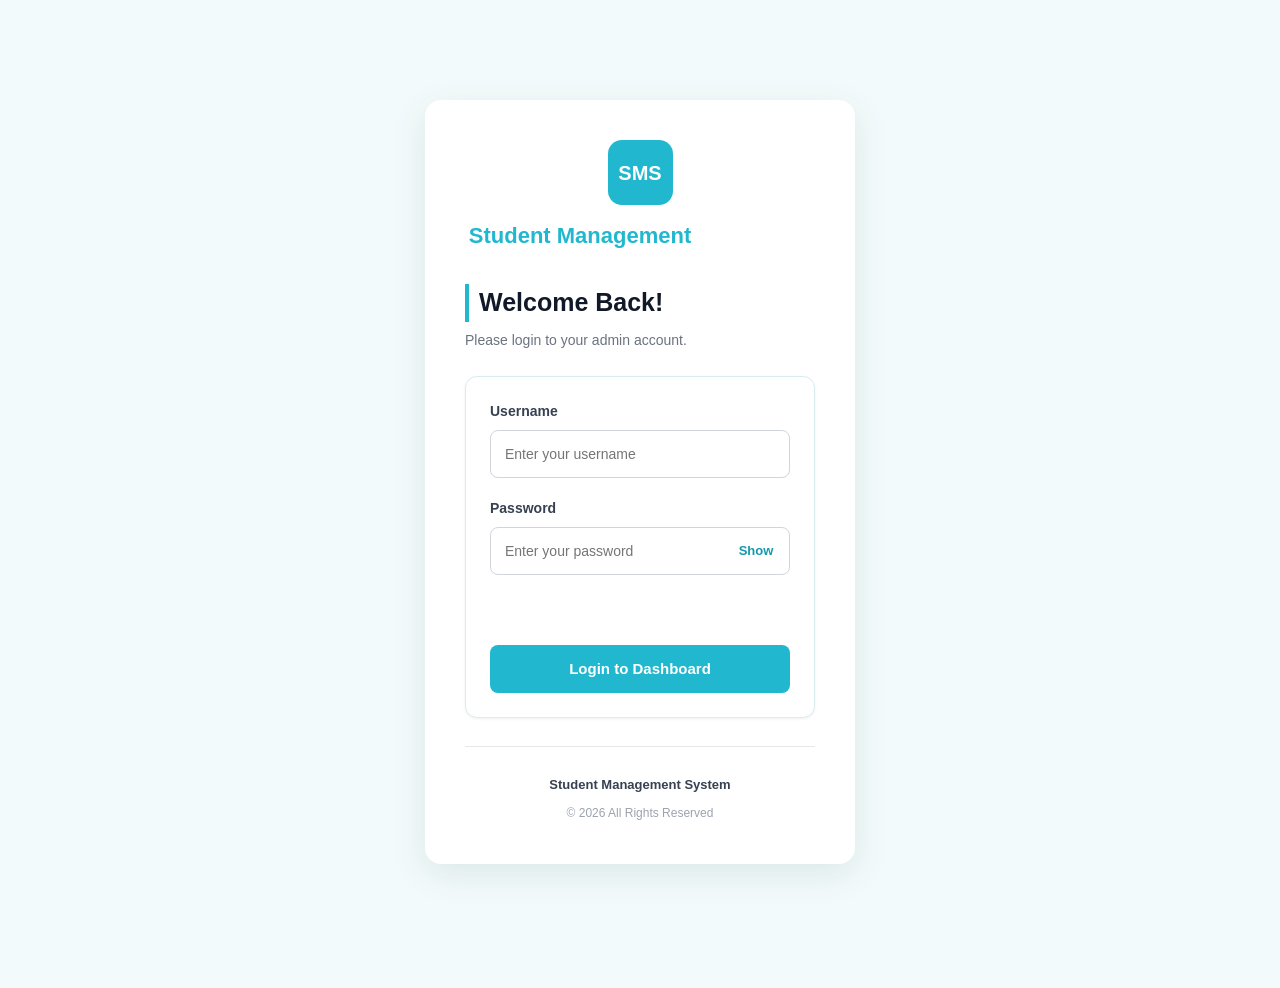
<file: index.html>
<!DOCTYPE html>
<html lang="en">
 <head>
  <meta charset="utf-8">
  <meta content="width=device-width, initial-scale=1.0" name="viewport">
  <title>
   Student Management System
  </title>
  <link href="css/common.css" rel="stylesheet">
  <link href="css/components.css" rel="stylesheet">
  <link href="css/layout.css" rel="stylesheet">
  <link href="css/dashboard.css" rel="stylesheet">
  <link href="css/students.css" rel="stylesheet">
  <link href="css/courses.css" rel="stylesheet">
  <link href="css/trainers.css" rel="stylesheet">
  <link href="css/attendance.css" rel="stylesheet">
  <link href="css/assignments.css" rel="stylesheet">
  <link href="css/reports.css" rel="stylesheet">
  <link href="css/profile.css" rel="stylesheet">
  <link href="css/student-details.css" rel="stylesheet">
  <link href="css/single-page.css" rel="stylesheet">
 </head>
 <body>
  <div class="dashboard-container single-page-app">
   <header class="single-topbar">
    <a class="brand" data-section="dashboard" href="#dashboard">
     <span class="brand-logo">
      S
     </span>
     <span>
      <strong>
       Student MS
      </strong>
      <small>
       Admin Portal
      </small>
     </span>
    </a>
    <nav aria-label="Main navigation" class="navbar">
     <a class="active" data-section="dashboard" href="#dashboard">
      Dashboard
     </a>
     <a data-section="students" href="#students">
      Students
     </a>
     <a data-section="courses" href="#courses">
      Courses
     </a>
     <a data-section="trainers" href="#trainers">
      Trainers
     </a>
     <a data-section="attendance" href="#attendance">
      Attendance
     </a>
     <a data-section="assignments" href="#assignments">
      Assignments
     </a>
     <a data-section="reports" href="#reports">
      Reports
     </a>
     <a data-section="profile" href="#profile">
      Profile
     </a>
    </nav>
    <div class="topbar-user">
     <span class="topbar-avatar">
      A
     </span>
     <span>
      <strong id="topAdminName">
       Admin
      </strong>
      <small>
       Administrator
      </small>
     </span>
     <button class="logout-btn" id="logoutBtn" type="button">
      Logout
     </button>
    </div>
   </header>
   <main class="main-content single-main">
    <section class="page-section active-section" data-page-title="Dashboard" id="dashboard">
     <section class="welcome-section">
      <div>
       <h2>
        Welcome back,
        <span id="welcomeAdminName">
         Admin
        </span>
        !
       </h2>
       <p>
        Here's what's happening with your institution today.
       </p>
      </div>
      <div class="welcome-icon">
       ✦
      </div>
     </section>
     <section class="dashboard-section">
      <div class="section-heading">
       <div>
        <h2>
         Overview
        </h2>
        <p>
         Your institution's summary
        </p>
       </div>
      </div>
      <div class="overview-grid">
       <article class="overview-card">
        <div class="card-top">
         <div class="card-icon students-icon">
          ♙
         </div>
         <span class="card-tag">
          Students
         </span>
        </div>
        <h3 id="totalStudents">
         0
        </h3>
        <p>
         Total registered students
        </p>
       </article>
       <article class="overview-card">
        <div class="card-top">
         <div class="card-icon courses-icon">
          ▤
         </div>
         <span class="card-tag">
          Courses
         </span>
        </div>
        <h3 id="totalCourses">
         0
        </h3>
        <p>
         Currently active courses
        </p>
       </article>
       <article class="overview-card">
        <div class="card-top">
         <div class="card-icon trainers-icon">
          ♟
         </div>
         <span class="card-tag">
          Trainers
         </span>
        </div>
        <h3 id="totalTrainers">
         0
        </h3>
        <p>
         Total registered trainers
        </p>
       </article>
       <article class="overview-card attendance-card">
        <div class="card-top">
         <div class="card-icon attendance-icon">
          &checkmark;
         </div>
         <span class="card-tag">
          Attendance
         </span>
        </div>
        <h3 id="attendancePresent">
         0
        </h3>
        <p>
         Students present today
        </p>
        <div class="attendance-detail">
         <span id="attendanceAbsent">
          0 absent
         </span>
         <span id="attendanceLeave">
          0 on leave
         </span>
        </div>
       </article>
      </div>
     </section>
     <section class="bottom-grid">
      <div class="content-card activity-card">
       <div class="content-card-heading">
        <div>
         <h2>
          Recent Activity
         </h2>
         <p>
          Latest records in your institution
         </p>
        </div>
        <span class="heading-icon">
         ◷
        </span>
       </div>
       <div class="activity-list" id="recentActivity">
        <p class="empty-message">
         No recent activity available.
        </p>
       </div>
      </div>
      <div class="content-card quick-actions-card">
       <div class="content-card-heading">
        <div>
         <h2>
          Quick Actions
         </h2>
         <p>
          Frequently used options
         </p>
        </div>
        <span class="heading-icon">
         ✦
        </span>
       </div>
       <div class="quick-actions">
        <a class="quick-action" data-section="students" href="#students">
         <span class="action-icon">
          ＋
         </span>
         <span>
          <strong>
           Add Student
          </strong>
          <small>
           Register a new student
          </small>
         </span>
         <span class="action-arrow">
          &rsaquo;
         </span>
        </a>
        <a class="quick-action" data-section="courses" href="#courses">
         <span class="action-icon">
          ＋
         </span>
         <span>
          <strong>
           Add Course
          </strong>
          <small>
           Create a new course
          </small>
         </span>
         <span class="action-arrow">
          &rsaquo;
         </span>
        </a>
        <a class="quick-action" data-section="assignments" href="#assignments">
         <span class="action-icon">
          ＋
         </span>
         <span>
          <strong>
           Add Assignment
          </strong>
          <small>
           Create an assignment
          </small>
         </span>
         <span class="action-arrow">
          &rsaquo;
         </span>
        </a>
        <a class="quick-action" data-section="attendance" href="#attendance">
         <span class="action-icon">
          &checkmark;
         </span>
         <span>
          <strong>
           Mark Attendance
          </strong>
          <small>
           Update today's attendance
          </small>
         </span>
         <span class="action-arrow">
          &rsaquo;
         </span>
        </a>
       </div>
      </div>
     </section>
     <section class="dashboard-section assignment-section">
      <div class="section-heading">
       <div>
        <h2>
         Assignment Summary
        </h2>
        <p>
         Current assignment status
        </p>
       </div>
       <a class="view-all" data-section="assignments" href="#assignments">
        View Assignments &rarr;
       </a>
      </div>
      <div class="assignment-grid">
       <div class="assignment-box pending-box">
        <span class="assignment-dot">
        </span>
        <div>
         <h3 id="pendingAssignments">
          0
         </h3>
         <p>
          Pending
         </p>
        </div>
       </div>
       <div class="assignment-box overdue-box">
        <span class="assignment-dot">
        </span>
        <div>
         <h3 id="overdueAssignments">
          0
         </h3>
         <p>
          Overdue
         </p>
        </div>
       </div>
       <div class="assignment-box completed-box">
        <span class="assignment-dot">
        </span>
        <div>
         <h3 id="completedAssignments">
          0
         </h3>
         <p>
          Completed
         </p>
        </div>
       </div>
      </div>
     </section>
     <footer class="dashboard-footer">
      <p>
       &copy; 2026 Student Management System. All rights reserved.
      </p>
     </footer>
    </section>
    <section class="page-section" data-page-title="Students" id="students">
     <section class="page-intro">
      <div>
       <h2>
        Student Management
       </h2>
       <p>
        Add, view, update and manage student information.
       </p>
      </div>
      <button class="primary-btn" id="showFormBtn" type="button">
       + Add Student
      </button>
     </section>
     <div aria-live="polite" class="message-box" id="studentMessage" role="status">
     </div>
     <section class="student-form-card" id="studentFormSection">
      <div class="card-heading">
       <div>
        <h2 id="formTitle">
         Add New Student
        </h2>
        <p>
         Enter the student's details below.
        </p>
       </div>
       <button aria-label="Close form" class="close-btn" id="closeFormBtn" type="button">
        &times;
       </button>
      </div>
      <form id="studentForm">
       <input id="editingStudentId" type="hidden">
       <div class="form-grid">
        <div class="form-group">
         <label for="studentId">
          Student ID *
         </label>
         <input id="studentId" placeholder="Example: STU001" required type="text">
         <small class="field-error" id="studentIdError">
         </small>
        </div>
        <div class="form-group">
         <label for="studentName">
          Full Name *
         </label>
         <input id="studentName" placeholder="Enter full name" required type="text">
         <small class="field-error" id="studentNameError">
         </small>
        </div>
        <div class="form-group">
         <label for="studentEmail">
          Email Address *
         </label>
         <input id="studentEmail" placeholder="example@gmail.com" required type="email">
         <small class="field-error" id="studentEmailError">
         </small>
        </div>
        <div class="form-group">
         <label for="studentPhone">
          Phone Number *
         </label>
         <input id="studentPhone" placeholder="Enter phone number" required type="tel">
         <small class="field-error" id="studentPhoneError">
         </small>
        </div>
        <div class="form-group">
         <label for="studentDOB">
          Date of Birth *
         </label>
         <input id="studentDOB" required type="date">
         <small class="field-error" id="studentDOBError">
         </small>
        </div>
        <div class="form-group">
         <label for="studentCourse">
          Course *
         </label>
         <select id="studentCourse" required>
          <option value="">
           Select course
          </option>
         </select>
         <small class="field-error" id="studentCourseError">
         </small>
        </div>
        <div class="form-group">
         <label for="joiningDate">
          Joining Date *
         </label>
         <input id="joiningDate" required type="date">
         <small class="field-error" id="joiningDateError">
         </small>
        </div>
        <div class="form-group">
         <label for="studentStatus">
          Status *
         </label>
         <select id="studentStatus" required>
          <option value="Active">
           Active
          </option>
          <option value="Inactive">
           Inactive
          </option>
          <option value="Completed">
           Completed
          </option>
         </select>
        </div>
       </div>
       <div class="form-actions">
        <button class="primary-btn" id="saveStudentBtn" type="submit">
         Save Student
        </button>
        <button class="secondary-btn" id="cancelFormBtn" type="button">
         Cancel
        </button>
       </div>
      </form>
     </section>
     <section class="student-stats">
      <div class="student-stat-card">
       <div class="stat-icon">
        ♙
       </div>
       <div>
        <p>
         Total Students
        </p>
        <h3 id="totalStudentCount">
         0
        </h3>
       </div>
      </div>
      <div class="student-stat-card">
       <div class="stat-icon">
        &checkmark;
       </div>
       <div>
        <p>
         Active Students
        </p>
        <h3 id="activeStudentCount">
         0
        </h3>
       </div>
      </div>
      <div class="student-stat-card">
       <div class="stat-icon">
        ◷
       </div>
       <div>
        <p>
         Inactive Students
        </p>
        <h3 id="inactiveStudentCount">
         0
        </h3>
       </div>
      </div>
      <div class="student-stat-card">
       <div class="stat-icon">
        &starf;
       </div>
       <div>
        <p>
         Completed Students
        </p>
        <h3 id="completedStudentCount">
         0
        </h3>
       </div>
      </div>
     </section>
     <section class="student-list-card">
      <div class="list-heading">
       <div>
        <h2>
         Student Records
        </h2>
        <p>
         View and manage all registered students.
        </p>
       </div>
       <span class="record-count" id="recordCount">
        0 records
       </span>
      </div>
      <!-- Search and Filters -->
      <div class="filter-area">
       <div class="search-box">
        <span>
         &telrec;
        </span>
        <input id="studentSearch" placeholder="Search by name, email or student ID" type="search">
       </div>
       <select id="courseFilter">
        <option value="">
         All Courses
        </option>
       </select>
       <select id="statusFilter">
        <option value="">
         All Statuses
        </option>
        <option value="Active">
         Active
        </option>
        <option value="Inactive">
         Inactive
        </option>
        <option value="Completed">
         Completed
        </option>
       </select>
       <select id="sortStudents">
        <option value="name-asc">
         Name: A to Z
        </option>
        <option value="name-desc">
         Name: Z to A
        </option>
        <option value="date-new">
         Joining Date: Newest
        </option>
        <option value="date-old">
         Joining Date: Oldest
        </option>
        <option value="id-asc">
         Student ID: A to Z
        </option>
        <option value="id-desc">
         Student ID: Z to A
        </option>
       </select>
      </div>
      <!-- Table -->
      <div class="table-wrapper">
       <table class="student-table">
        <thead>
         <tr>
          <th>
           Student ID
          </th>
          <th>
           Student Details
          </th>
          <th>
           Phone
          </th>
          <th>
           Course
          </th>
          <th>
           Joining Date
          </th>
          <th>
           Status
          </th>
          <th>
           Actions
          </th>
         </tr>
        </thead>
        <tbody id="studentTableBody">
        </tbody>
       </table>
      </div>
      <!-- Pagination -->
      <div class="pagination-area">
       <p id="paginationInfo">
        Showing 0 students
       </p>
       <div class="pagination-controls">
        <button id="previousPage" type="button">
         Previous
        </button>
        <span id="pageNumber">
         1 / 1
        </span>
        <button id="nextPage" type="button">
         Next
        </button>
       </div>
      </div>
     </section>
     <footer class="page-footer">
      &copy; 2026 Student Management System. All rights reserved.
     </footer>
    </section>
    <section class="page-section" data-page-title="Courses" id="courses">
     <section class="summary-grid">
      <article class="summary-card">
       <div class="summary-icon">
        ▤
       </div>
       <div>
        <p>
         Total Courses
        </p>
        <h2 id="totalCourses">
         0
        </h2>
       </div>
      </article>
      <article class="summary-card">
       <div class="summary-icon active-icon">
        &checkmark;
       </div>
       <div>
        <p>
         Active Courses
        </p>
        <h2 id="activeCourses">
         0
        </h2>
       </div>
      </article>
      <article class="summary-card">
       <div class="summary-icon student-icon">
        ♙
       </div>
       <div>
        <p>
         Total Enrolments
        </p>
        <h2 id="totalEnrolments">
         0
        </h2>
       </div>
      </article>
      <article class="summary-card">
       <div class="summary-icon trainer-icon">
        ♟
       </div>
       <div>
        <p>
         Assigned Trainers
        </p>
        <h2 id="assignedTrainers">
         0
        </h2>
       </div>
      </article>
     </section>
     <section class="content-card form-card" hidden="" id="courseFormSection">
      <div class="card-heading">
       <div>
        <h2 id="formTitle">
         Add New Course
        </h2>
        <p>
         Enter the course information below
        </p>
       </div>
       <button aria-label="Close form" class="icon-close" id="closeFormBtn" type="button">
        &times;
       </button>
      </div>
      <form id="courseForm" novalidate="">
       <input id="editingCourseId" type="hidden">
       <div class="form-grid">
        <div class="form-group">
         <label for="courseId">
          Course ID
          <span>
           *
          </span>
         </label>
         <input id="courseId" placeholder="Example: CRS001" required type="text">
         <small class="field-error" id="courseIdError">
         </small>
        </div>
        <div class="form-group">
         <label for="courseName">
          Course Name
          <span>
           *
          </span>
         </label>
         <input id="courseName" placeholder="Enter course name" required type="text">
         <small class="field-error" id="courseNameError">
         </small>
        </div>
        <div class="form-group full-width">
         <label for="courseDescription">
          Course Description
          <span>
           *
          </span>
         </label>
         <textarea id="courseDescription" placeholder="Describe the course..." required rows="3"></textarea>
         <small class="field-error" id="courseDescriptionError">
         </small>
        </div>
        <div class="form-group">
         <label for="courseDuration">
          Duration
          <span>
           *
          </span>
         </label>
         <input id="courseDuration" placeholder="Example: 3 months" required type="text">
         <small class="field-error" id="courseDurationError">
         </small>
        </div>
        <div class="form-group">
         <label for="courseFee">
          Course Fee (₹)
          <span>
           *
          </span>
         </label>
         <input id="courseFee" min="0" placeholder="Enter course fee" required step="0.01" type="number">
         <small class="field-error" id="courseFeeError">
         </small>
        </div>
        <div class="form-group">
         <label for="courseStatus">
          Course Status
         </label>
         <select id="courseStatus">
          <option value="Active">
           Active
          </option>
          <option value="Inactive">
           Inactive
          </option>
          <option value="Completed">
           Completed
          </option>
         </select>
        </div>
        <div class="form-group">
         <label for="courseTrainer">
          Assign Trainer(s)
          <span>
           *
          </span>
         </label>
         <select id="courseTrainer" multiple required size="4">
         </select>
         <small class="input-hint">
          Hold Ctrl (Windows) or Command (Mac) to select multiple trainers.
         </small>
         <small class="field-error" id="courseTrainerError">
         </small>
        </div>
       </div>
       <p class="message-box" id="courseMessage" role="status">
       </p>
       <div class="form-actions">
        <button class="secondary-btn" id="cancelFormBtn" type="button">
         Cancel
        </button>
        <button class="primary-btn" id="saveCourseBtn" type="submit">
         Save Course
        </button>
       </div>
      </form>
     </section>
     <section class="content-card">
      <div class="list-heading">
       <div>
        <h2>
         Course List
        </h2>
        <p>
         View and manage all available courses
        </p>
       </div>
       <button class="primary-btn" id="showFormBtn" type="button">
        + Add Course
       </button>
      </div>
      <p class="message-box" id="courseListMessage" role="status">
      </p>
      <div class="filter-bar">
       <div class="search-box">
        <span>
         &telrec;
        </span>
        <input id="courseSearch" placeholder="Search by course name or ID..." type="search"/>
       </div>
       <select aria-label="Filter by status" id="courseStatusFilter">
        <option value="">
         All Statuses
        </option>
        <option value="Active">
         Active
        </option>
        <option value="Inactive">
         Inactive
        </option>
        <option value="Completed">
         Completed
        </option>
       </select>
       <select aria-label="Sort courses" id="courseSort">
        <option value="name-asc">
         Name: A to Z
        </option>
        <option value="name-desc">
         Name: Z to A
        </option>
        <option value="fee-low">
         Fee: Low to High
        </option>
        <option value="fee-high">
         Fee: High to Low
        </option>
        <option value="students-high">
         Most Enrolled
        </option>
       </select>
      </div>
      <div class="table-info">
       <span id="courseRecordCount">
        0 courses
       </span>
      </div>
      <div class="table-wrapper">
       <table class="course-table">
        <thead>
         <tr>
          <th>
           Course ID
          </th>
          <th>
           Course Details
          </th>
          <th>
           Duration
          </th>
          <th>
           Fee
          </th>
          <th>
           Trainer(s)
          </th>
          <th>
           Students
          </th>
          <th>
           Status
          </th>
          <th>
           Actions
          </th>
         </tr>
        </thead>
        <tbody id="courseTableBody">
        </tbody>
       </table>
      </div>
      <div class="pagination">
       <p id="paginationInfo">
        Showing 0 courses
       </p>
       <div class="pagination-controls">
        <button id="previousPage" type="button">
         Previous
        </button>
        <span id="pageNumber">
         1 / 1
        </span>
        <button id="nextPage" type="button">
         Next
        </button>
       </div>
      </div>
     </section>
     <div class="modal-overlay" hidden="" id="courseViewModal">
      <div class="modal-card">
       <div class="modal-heading">
        <div>
         <h2>
          Course Details
         </h2>
         <p>
          Complete information about this course
         </p>
        </div>
        <button aria-label="Close" class="icon-close" id="closeViewModal" type="button">
         &times;
        </button>
       </div>
       <div class="modal-details" id="courseViewContent">
       </div>
       <div class="modal-actions">
        <button class="secondary-btn" id="modalCloseBtn" type="button">
         Close
        </button>
       </div>
      </div>
     </div>
     <footer class="page-footer">
      &copy; 2026 Student Management System. All rights reserved.
     </footer>
    </section>
    <section class="page-section" data-page-title="Trainers" id="trainers">
     <section class="summary-grid">
      <article class="summary-card">
       <div class="summary-icon">
        ♟
       </div>
       <div>
        <p>
         Total Trainers
        </p>
        <h2 id="totalTrainers">
         0
        </h2>
       </div>
      </article>
      <article class="summary-card">
       <div class="summary-icon active-icon">
        &checkmark;
       </div>
       <div>
        <p>
         Active Trainers
        </p>
        <h2 id="activeTrainers">
         0
        </h2>
       </div>
      </article>
      <article class="summary-card">
       <div class="summary-icon course-icon">
        ▤
       </div>
       <div>
        <p>
         Courses Assigned
        </p>
        <h2 id="assignedCourses">
         0
        </h2>
       </div>
      </article>
      <article class="summary-card">
       <div class="summary-icon expertise-icon">
        ✦
       </div>
       <div>
        <p>
         Expertise Areas
        </p>
        <h2 id="expertiseCount">
         0
        </h2>
       </div>
      </article>
     </section>
     <section class="content-card form-card" hidden="" id="trainerFormSection">
      <div class="card-heading">
       <div>
        <h2 id="formTitle">
         Add New Trainer
        </h2>
        <p>
         Enter trainer details and assign courses
        </p>
       </div>
       <button aria-label="Close form" class="icon-close" id="closeFormBtn" type="button">
        &times;
       </button>
      </div>
      <form id="trainerForm" novalidate="">
       <input id="editingTrainerId" type="hidden"/>
       <div class="form-grid">
        <div class="form-group">
         <label for="trainerId">
          Trainer ID
          <span>
           *
          </span>
         </label>
         <input id="trainerId" placeholder="Example: TRN001" required="" type="text"/>
         <small class="field-error" id="trainerIdError">
         </small>
        </div>
        <div class="form-group">
         <label for="trainerName">
          Full Name
          <span>
           *
          </span>
         </label>
         <input id="trainerName" placeholder="Enter trainer name" required="" type="text"/>
         <small class="field-error" id="trainerNameError">
         </small>
        </div>
        <div class="form-group">
         <label for="trainerEmail">
          Email Address
          <span>
           *
          </span>
         </label>
         <input id="trainerEmail" placeholder="example@email.com" required="" type="email"/>
         <small class="field-error" id="trainerEmailError">
         </small>
        </div>
        <div class="form-group">
         <label for="trainerPhone">
          Phone Number
          <span>
           *
          </span>
         </label>
         <input id="trainerPhone" placeholder="Enter phone number" required="" type="tel"/>
         <small class="field-error" id="trainerPhoneError">
         </small>
        </div>
        <div class="form-group">
         <label for="trainerExpertise">
          Expertise
          <span>
           *
          </span>
         </label>
         <input id="trainerExpertise" placeholder="Example: JavaScript, Python, React" required="" type="text"/>
         <small class="field-error" id="trainerExpertiseError">
         </small>
        </div>
        <div class="form-group">
         <label for="trainerStatus">
          Status
         </label>
         <select id="trainerStatus">
          <option value="Active">
           Active
          </option>
          <option value="Inactive">
           Inactive
          </option>
         </select>
        </div>
        <div class="form-group full-width">
         <label for="trainerCourses">
          Assign Courses
          <span>
           *
          </span>
         </label>
         <select id="trainerCourses" multiple="" required="" size="5">
         </select>
         <small class="input-hint">
          Select one or more courses. Hold Ctrl (Windows) or Command (Mac) to select multiple courses.
         </small>
         <small class="field-error" id="trainerCoursesError">
         </small>
        </div>
       </div>
       <p class="message-box" id="trainerMessage" role="status">
       </p>
       <div class="form-actions">
        <button class="secondary-btn" id="cancelFormBtn" type="button">
         Cancel
        </button>
        <button class="primary-btn" id="saveTrainerBtn" type="submit">
         Save Trainer
        </button>
       </div>
      </form>
     </section>
     <section class="content-card">
      <div class="list-heading">
       <div>
        <h2>
         Trainer List
        </h2>
        <p>
         View and manage all trainers in your institution
        </p>
       </div>
       <button class="primary-btn" id="showFormBtn" type="button">
        + Add Trainer
       </button>
      </div>
      <p class="message-box" id="trainerListMessage" role="status">
      </p>
      <div class="filter-bar">
       <div class="search-box">
        <span>
         &telrec;
        </span>
        <input id="trainerSearch" placeholder="Search by name, ID or email..." type="search"/>
       </div>
       <select aria-label="Filter by status" id="trainerStatusFilter">
        <option value="">
         All Statuses
        </option>
        <option value="Active">
         Active
        </option>
        <option value="Inactive">
         Inactive
        </option>
       </select>
       <select aria-label="Sort trainers" id="trainerSort">
        <option value="name-asc">
         Name: A to Z
        </option>
        <option value="name-desc">
         Name: Z to A
        </option>
        <option value="id-asc">
         Trainer ID
        </option>
        <option value="expertise-asc">
         Expertise
        </option>
       </select>
      </div>
      <div class="table-info">
       <span id="trainerRecordCount">
        0 trainers
       </span>
      </div>
      <div class="table-wrapper">
       <table class="trainer-table">
        <thead>
         <tr>
          <th>
           Trainer ID
          </th>
          <th>
           Trainer Details
          </th>
          <th>
           Phone
          </th>
          <th>
           Expertise
          </th>
          <th>
           Assigned Courses
          </th>
          <th>
           Status
          </th>
          <th>
           Actions
          </th>
         </tr>
        </thead>
        <tbody id="trainerTableBody">
        </tbody>
       </table>
      </div>
      <div class="pagination">
       <p id="paginationInfo">
        Showing 0 trainers
       </p>
       <div class="pagination-controls">
        <button id="previousPage" type="button">
         Previous
        </button>
        <span id="pageNumber">
         1 / 1
        </span>
        <button id="nextPage" type="button">
         Next
        </button>
       </div>
      </div>
     </section>
     <div class="modal-overlay" hidden="" id="trainerViewModal">
      <div class="modal-card">
       <div class="modal-heading">
        <div>
         <h2>
          Trainer Details
         </h2>
         <p>
          Complete information about this trainer
         </p>
        </div>
        <button aria-label="Close" class="icon-close" id="closeViewModal" type="button">
         &times;
        </button>
       </div>
       <div class="modal-details" id="trainerViewContent">
       </div>
       <div class="modal-actions">
        <button class="secondary-btn" id="modalCloseBtn" type="button">
         Close
        </button>
       </div>
      </div>
     </div>
     <footer class="page-footer">
      &copy; 2026 Student Management System. All rights reserved.
     </footer>
    </section>
    <section class="page-section" data-page-title="Attendance" id="attendance">
     <section class="summary-grid">
      <article class="summary-card">
       <div class="summary-icon">
        ♙
       </div>
       <div>
        <p>
         Students in Course
        </p>
        <h2 id="totalStudents">
         0
        </h2>
       </div>
      </article>
      <article class="summary-card">
       <div class="summary-icon present-icon">
        &checkmark;
       </div>
       <div>
        <p>
         Present
        </p>
        <h2 id="presentCount">
         0
        </h2>
       </div>
      </article>
      <article class="summary-card">
       <div class="summary-icon absent-icon">
        &times;
       </div>
       <div>
        <p>
         Absent
        </p>
        <h2 id="absentCount">
         0
        </h2>
       </div>
      </article>
      <article class="summary-card">
       <div class="summary-icon leave-icon">
        ◷
       </div>
       <div>
        <p>
         On Leave
        </p>
        <h2 id="leaveCount">
         0
        </h2>
       </div>
      </article>
     </section>
     <section class="content-card selection-card">
      <div class="section-heading">
       <div>
        <h2>
         Mark Attendance
        </h2>
        <p>
         Select a course and date to record attendance
        </p>
       </div>
      </div>
      <div class="selection-grid">
       <div class="form-group">
        <label for="attendanceCourse">
         Select Course
        </label>
        <select id="attendanceCourse">
         <option value="">
          Choose a course
         </option>
        </select>
       </div>
       <div class="form-group">
        <label for="attendanceDate">
         Attendance Date
        </label>
        <input id="attendanceDate" type="date"/>
       </div>
       <div class="form-group search-field">
        <label for="studentSearch">
         Search Student
        </label>
        <input id="studentSearch" placeholder="Search by name, ID or email" type="search"/>
       </div>
      </div>
      <p class="message-box" id="attendanceMessage" role="status">
      </p>
     </section>
     <section class="content-card">
      <div class="list-heading">
       <div>
        <h2>
         Student Attendance List
        </h2>
        <p id="selectedCourseInfo">
         Choose a course and date to continue
        </p>
       </div>
       <span class="record-status" id="attendanceRecordStatus">
        Not saved
       </span>
      </div>
      <div class="attendance-legend">
       <span>
        <i class="legend-dot present-dot">
        </i>
        Present
       </span>
       <span>
        <i class="legend-dot absent-dot">
        </i>
        Absent
       </span>
       <span>
        <i class="legend-dot leave-dot">
        </i>
        Leave
       </span>
      </div>
      <div class="table-wrapper">
       <table class="attendance-table">
        <thead>
         <tr>
          <th>
           Student
          </th>
          <th>
           Student ID
          </th>
          <th>
           Email
          </th>
          <th>
           Attendance Status
          </th>
         </tr>
        </thead>
        <tbody id="attendanceTableBody">
         <tr>
          <td class="empty-cell" colspan="4">
           Select a course and date to display students.
          </td>
         </tr>
        </tbody>
       </table>
      </div>
      <div class="attendance-actions">
       <p id="attendanceSummary">
        Select a course and date to view the attendance summary.
       </p>
       <button class="primary-btn" disabled="" id="saveAttendanceBtn" type="button">
        Save Attendance
       </button>
      </div>
     </section>
     <section class="content-card history-card">
      <div class="list-heading">
       <div>
        <h2>
         Attendance History
        </h2>
        <p>
         Review saved attendance records by student and date
        </p>
       </div>
      </div>
      <div class="history-filters">
       <div class="form-group">
        <label for="historyCourse">
         Course
        </label>
        <select id="historyCourse">
         <option value="">
          All Courses
         </option>
        </select>
       </div>
       <div class="form-group">
        <label for="historyDate">
         Date
        </label>
        <input id="historyDate" type="date"/>
       </div>
       <div class="form-group">
        <label for="historyStudent">
         Student
        </label>
        <input id="historyStudent" placeholder="Search student" type="search"/>
       </div>
       <div class="form-group">
        <label for="historyStatus">
         Status
        </label>
        <select id="historyStatus">
         <option value="">
          All Statuses
         </option>
         <option value="Present">
          Present
         </option>
         <option value="Absent">
          Absent
         </option>
         <option value="Leave">
          Leave
         </option>
        </select>
       </div>
      </div>
      <div class="table-info" id="historyRecordCount">
       0 records
      </div>
      <div class="table-wrapper">
       <table class="attendance-table history-table">
        <thead>
         <tr>
          <th>
           Date
          </th>
          <th>
           Student
          </th>
          <th>
           Course
          </th>
          <th>
           Status
          </th>
          <th>
           Attendance %
          </th>
         </tr>
        </thead>
        <tbody id="historyTableBody">
         <tr>
          <td class="empty-cell" colspan="5">
           No attendance records available.
          </td>
         </tr>
        </tbody>
       </table>
      </div>
      <div class="pagination">
       <p id="historyPaginationInfo">
        Showing 0 records
       </p>
       <div class="pagination-controls">
        <button id="historyPrevious" type="button">
         Previous
        </button>
        <span id="historyPageNumber">
         1 / 1
        </span>
        <button id="historyNext" type="button">
         Next
        </button>
       </div>
      </div>
     </section>
     <div class="calculation-note">
      <strong>
       Attendance calculation:
      </strong>
      Present days &divide; (Present days + Absent days) &times; 100.
            Leave days are excluded from the calculation.
     </div>
     <footer class="page-footer">
      &copy; 2026 Student Management System. All rights reserved.
     </footer>
    </section>
    <section class="page-section" data-page-title="Assignments" id="assignments">
     <section class="summary-grid">
      <article class="summary-card">
       <div class="summary-icon">
        ▣
       </div>
       <div>
        <p>
         Total Assignments
        </p>
        <h2 id="totalAssignments">
         0
        </h2>
       </div>
      </article>
      <article class="summary-card">
       <div class="summary-icon submitted-icon">
        &checkmark;
       </div>
       <div>
        <p>
         Submitted
        </p>
        <h2 id="submittedCount">
         0
        </h2>
       </div>
      </article>
      <article class="summary-card">
       <div class="summary-icon pending-icon">
        ◷
       </div>
       <div>
        <p>
         Not Submitted
        </p>
        <h2 id="notSubmittedCount">
         0
        </h2>
       </div>
      </article>
      <article class="summary-card">
       <div class="summary-icon late-icon">
        !
       </div>
       <div>
        <p>
         Late Submissions
        </p>
        <h2 id="lateCount">
         0
        </h2>
       </div>
      </article>
     </section>
     <section class="content-card" id="assignmentFormSection">
      <div class="section-heading">
       <div>
        <h2 id="formHeading">
         Create New Assignment
        </h2>
        <p>
         Add an assignment and assign it to a course
        </p>
       </div>
       <button class="secondary-btn" hidden="" id="cancelEditBtn" type="button">
        Cancel Edit
       </button>
      </div>
      <form id="assignmentForm">
       <input id="editingAssignmentId" type="hidden"/>
       <div class="form-grid">
        <div class="form-group">
         <label for="assignmentTitle">
          Assignment Title *
         </label>
         <input id="assignmentTitle" maxlength="100" placeholder="Example: JavaScript Fundamentals" required="" type="text"/>
         <small class="field-error" id="titleError">
         </small>
        </div>
        <div class="form-group">
         <label for="assignmentCourse">
          Course *
         </label>
         <select id="assignmentCourse" required="">
          <option value="">
           Select course
          </option>
         </select>
         <small class="field-error" id="courseError">
         </small>
        </div>
        <div class="form-group full-width">
         <label for="assignmentDescription">
          Description *
         </label>
         <textarea id="assignmentDescription" maxlength="1000" placeholder="Describe the assignment tasks and requirements" required="" rows="3"></textarea>
         <small class="field-error" id="descriptionError">
         </small>
        </div>
        <div class="form-group">
         <label for="assignmentAssignedDate">
          Assigned Date *
         </label>
         <input id="assignmentAssignedDate" required="" type="date"/>
         <small class="field-error" id="assignedDateError">
         </small>
        </div>
        <div class="form-group">
         <label for="assignmentDueDate">
          Due Date *
         </label>
         <input id="assignmentDueDate" required="" type="date"/>
         <small class="field-error" id="dueDateError">
         </small>
        </div>
       </div>
       <p class="message-box" id="assignmentMessage" role="status">
       </p>
       <div class="form-actions">
        <button class="primary-btn" id="saveAssignmentBtn" type="submit">
         Create Assignment
        </button>
        <button class="secondary-btn" id="resetAssignmentBtn" type="reset">
         Clear Form
        </button>
       </div>
      </form>
     </section>
     <section class="content-card">
      <div class="list-heading">
       <div>
        <h2>
         Assignment List
        </h2>
        <p>
         View assignments and manage student submissions
        </p>
       </div>
       <span class="record-count" id="assignmentRecordCount">
        0 assignments
       </span>
      </div>
      <div class="filter-grid">
       <div class="form-group">
        <label for="assignmentSearch">
         Search
        </label>
        <input id="assignmentSearch" placeholder="Search assignment title" type="search"/>
       </div>
       <div class="form-group">
        <label for="filterCourse">
         Course
        </label>
        <select id="filterCourse">
         <option value="">
          All Courses
         </option>
        </select>
       </div>
       <div class="form-group">
        <label for="filterStatus">
         Submission Status
        </label>
        <select id="filterStatus">
         <option value="">
          All Statuses
         </option>
         <option value="Not submitted">
          Not submitted
         </option>
         <option value="Submitted">
          Submitted
         </option>
         <option value="Late">
          Late
         </option>
        </select>
       </div>
       <div class="form-group">
        <label for="assignmentSort">
         Sort By
        </label>
        <select id="assignmentSort">
         <option value="due-asc">
          Due Date: Earliest
         </option>
         <option value="due-desc">
          Due Date: Latest
         </option>
         <option value="title-asc">
          Title: A to Z
         </option>
         <option value="title-desc">
          Title: Z to A
         </option>
        </select>
       </div>
      </div>
      <div class="table-wrapper">
       <table class="assignment-table">
        <thead>
         <tr>
          <th>
           Assignment
          </th>
          <th>
           Course
          </th>
          <th>
           Assigned Date
          </th>
          <th>
           Due Date
          </th>
          <th>
           Submissions
          </th>
          <th>
           Actions
          </th>
         </tr>
        </thead>
        <tbody id="assignmentTableBody">
         <tr>
          <td class="empty-cell" colspan="6">
           No assignments created yet.
          </td>
         </tr>
        </tbody>
       </table>
      </div>
      <div class="pagination">
       <p id="assignmentPaginationInfo">
        Showing 0 assignments
       </p>
       <div class="pagination-controls">
        <button id="previousPage" type="button">
         Previous
        </button>
        <span id="pageNumber">
         1 / 1
        </span>
        <button id="nextPage" type="button">
         Next
        </button>
       </div>
      </div>
     </section>
     <div class="modal-overlay" hidden="" id="submissionModal">
      <div class="submission-modal">
       <div class="modal-header">
        <div>
         <p class="modal-eyebrow">
          ASSIGNMENT SUBMISSIONS
         </p>
         <h2 id="modalAssignmentTitle">
          Assignment
         </h2>
         <p id="modalAssignmentCourse">
          Course
         </p>
        </div>
        <button aria-label="Close" class="modal-close" id="closeSubmissionModal" type="button">
         &times;
        </button>
       </div>
       <div class="submission-summary" id="submissionSummary">
       </div>
       <div class="table-wrapper">
        <table class="submission-table">
         <thead>
          <tr>
           <th>
            Student
           </th>
           <th>
            Submission Status
           </th>
           <th>
            Marks
           </th>
           <th>
            Feedback
           </th>
           <th>
            Action
           </th>
          </tr>
         </thead>
         <tbody id="submissionTableBody">
          <tr>
           <td class="empty-cell" colspan="5">
            No students available.
           </td>
          </tr>
         </tbody>
        </table>
       </div>
       <div class="modal-footer">
        <p>
         Enter marks and feedback for each student, then save.
        </p>
        <button class="primary-btn" id="doneSubmissionBtn" type="button">
         Done
        </button>
       </div>
      </div>
     </div>
     <footer class="page-footer">
      &copy; 2026 Student Management System. All rights reserved.
     </footer>
    </section>
    <section class="page-section" data-page-title="Reports" id="reports">
     <section class="summary-grid">
      <article class="summary-card">
       <div class="summary-icon">
        ♙
       </div>
       <div>
        <p>
         Total Students
        </p>
        <h2 id="totalStudents">
         0
        </h2>
        <small>
         Registered students
        </small>
       </div>
      </article>
      <article class="summary-card">
       <div class="summary-icon">
        ▤
       </div>
       <div>
        <p>
         Total Courses
        </p>
        <h2 id="totalCourses">
         0
        </h2>
        <small>
         Available courses
        </small>
       </div>
      </article>
      <article class="summary-card">
       <div class="summary-icon">
        ♟
       </div>
       <div>
        <p>
         Total Trainers
        </p>
        <h2 id="totalTrainers">
         0
        </h2>
        <small>
         Registered trainers
        </small>
       </div>
      </article>
      <article class="summary-card">
       <div class="summary-icon">
        ▣
       </div>
       <div>
        <p>
         Attendance Days
        </p>
        <h2 id="totalDays">
         0
        </h2>
        <small>
         Dates with saved records
        </small>
       </div>
      </article>
     </section>
     <section class="report-card">
      <div class="section-heading">
       <div>
        <h2>
         Course Enrollment Report
        </h2>
        <p>
         Student enrollment and trainer details for each course
        </p>
       </div>
       <button class="export-btn" id="exportCourseReport" type="button">
        &darr; Export CSV
       </button>
      </div>
      <div class="table-wrapper">
       <table>
        <thead>
         <tr>
          <th>
           Course Name
          </th>
          <th>
           Trainer
          </th>
          <th>
           Total Students
          </th>
          <th>
           Enrollment Share
          </th>
         </tr>
        </thead>
        <tbody id="courseReportBody">
         <tr>
          <td class="empty-cell" colspan="4">
           No course records available.
          </td>
         </tr>
        </tbody>
       </table>
      </div>
     </section>
     <section class="report-card">
      <div class="section-heading attendance-heading">
       <div>
        <h2>
         Student Attendance Report
        </h2>
        <p>
         Review attendance records and calculate student percentages
        </p>
       </div>
       <button class="export-btn" id="exportAttendanceReport" type="button">
        &darr; Export CSV
       </button>
      </div>
      <!-- Filters -->
      <div class="filter-grid">
       <div class="form-group">
        <label for="attendanceSearch">
         Search Student
        </label>
        <input id="attendanceSearch" placeholder="Name or email" type="search"/>
       </div>
       <div class="form-group">
        <label for="attendanceCourseFilter">
         Course
        </label>
        <select id="attendanceCourseFilter">
         <option value="">
          All Courses
         </option>
        </select>
       </div>
       <div class="form-group">
        <label for="fromDate">
         From Date
        </label>
        <input id="fromDate" type="date"/>
       </div>
       <div class="form-group">
        <label for="toDate">
         To Date
        </label>
        <input id="toDate" type="date"/>
       </div>
      </div>
      <div class="attendance-note">
       <span class="note-icon">
        i
       </span>
       Attendance percentage = Present &divide; (Present + Absent) &times; 100.
                Leave records are excluded from the calculation.
      </div>
      <div class="table-wrapper">
       <table>
        <thead>
         <tr>
          <th>
           Student Name
          </th>
          <th>
           Email
          </th>
          <th>
           Course
          </th>
          <th>
           Present
          </th>
          <th>
           Absent
          </th>
          <th>
           Leave
          </th>
          <th>
           Attendance %
          </th>
         </tr>
        </thead>
        <tbody id="attendanceReportBody">
         <tr>
          <td class="empty-cell" colspan="7">
           No attendance records available.
          </td>
         </tr>
        </tbody>
       </table>
      </div>
      <div class="table-footer">
       <span id="attendanceRecordCount">
        0 students
       </span>
       <button class="clear-filter-btn" id="clearAttendanceFilters" type="button">
        Clear Filters
       </button>
      </div>
     </section>
     <section class="report-card">
      <div class="section-heading">
       <div>
        <h2>
         Assignment Performance Report
        </h2>
        <p>
         Overview of student assignment submissions
        </p>
       </div>
       <button class="export-btn" id="exportAssignmentReport" type="button">
        &darr; Export CSV
       </button>
      </div>
      <div class="table-wrapper">
       <table>
        <thead>
         <tr>
          <th>
           Assignment
          </th>
          <th>
           Course
          </th>
          <th>
           Total Students
          </th>
          <th>
           Submitted
          </th>
          <th>
           Not Submitted
          </th>
          <th>
           Late
          </th>
          <th>
           Average Marks
          </th>
         </tr>
        </thead>
        <tbody id="assignmentReportBody">
         <tr>
          <td class="empty-cell" colspan="7">
           No assignment records available.
          </td>
         </tr>
        </tbody>
       </table>
      </div>
     </section>
     <footer class="page-footer">
      &copy; 2026 Student Management System. All rights reserved.
     </footer>
    </section>
    <section class="page-section" data-page-title="Profile" id="profile">
     <section class="profile-overview">
      <div class="profile-avatar" id="profileAvatar">
       A
      </div>
      <div class="profile-overview-info">
       <span class="profile-tag">
        ADMINISTRATOR ACCOUNT
       </span>
       <h2 id="profileDisplayName">
        Admin
       </h2>
       <p id="profileDisplayEmail">
        No email added
       </p>
      </div>
      <div class="account-status">
       <span class="status-dot">
       </span>
       Active Account
      </div>
     </section>
     <div class="profile-grid">
      <!-- Personal Information -->
      <section class="profile-card">
       <div class="card-heading">
        <div class="card-icon">
         ♙
        </div>
        <div>
         <h2>
          Personal Information
         </h2>
         <p>
          Update your administrator details
         </p>
        </div>
       </div>
       <form id="profileForm" novalidate="">
        <div class="form-group">
         <label for="profileName">
          Full Name
         </label>
         <input autocomplete="name" id="profileName" placeholder="Enter your full name" required="" type="text"/>
         <small class="field-error" id="nameError">
         </small>
        </div>
        <div class="form-group">
         <label for="profileEmail">
          Email Address
         </label>
         <input autocomplete="email" id="profileEmail" placeholder="Enter your email address" required="" type="email"/>
         <small class="field-error" id="emailError">
         </small>
        </div>
        <div class="form-info">
         Your updated information will be saved in this browser.
        </div>
        <div class="form-actions">
         <button class="primary-btn" type="submit">
          Save Changes
         </button>
        </div>
        <p aria-live="polite" class="form-message" id="profileMessage">
        </p>
       </form>
      </section>
      <!-- Password -->
      <section class="profile-card">
       <div class="card-heading">
        <div class="card-icon">
         ♙
        </div>
        <div>
         <h2>
          Change Password
         </h2>
         <p>
          Keep your administrator account secure
         </p>
        </div>
       </div>
       <form id="passwordForm" novalidate="">
        <div class="form-group">
         <label for="currentPassword">
          Current Password
         </label>
         <div class="password-wrapper">
          <input autocomplete="current-password" id="currentPassword" placeholder="Enter current password" required="" type="password"/>
          <button class="toggle-password" data-target="currentPassword" type="button">
           Show
          </button>
         </div>
         <small class="field-error" id="currentPasswordError">
         </small>
        </div>
        <div class="form-group">
         <label for="newPassword">
          New Password
         </label>
         <div class="password-wrapper">
          <input autocomplete="new-password" id="newPassword" placeholder="Enter new password" required="" type="password"/>
          <button class="toggle-password" data-target="newPassword" type="button">
           Show
          </button>
         </div>
         <small class="field-error" id="newPasswordError">
         </small>
        </div>
        <div class="form-group">
         <label for="confirmPassword">
          Confirm New Password
         </label>
         <div class="password-wrapper">
          <input autocomplete="new-password" id="confirmPassword" placeholder="Confirm new password" required="" type="password"/>
          <button class="toggle-password" data-target="confirmPassword" type="button">
           Show
          </button>
         </div>
         <small class="field-error" id="confirmPasswordError">
         </small>
        </div>
        <div class="password-guidelines">
         <strong>
          Password requirements
         </strong>
         <ul>
          <li>
           At least 6 characters
          </li>
          <li>
           Must be different from the current password
          </li>
          <li>
           Confirmation must match the new password
          </li>
         </ul>
        </div>
        <div class="form-actions">
         <button class="primary-btn" type="submit">
          Update Password
         </button>
        </div>
        <p aria-live="polite" class="form-message" id="passwordMessage">
        </p>
       </form>
      </section>
     </div>
     <footer class="page-footer">
      &copy; 2026 Student Management System. All rights reserved.
     </footer>
    </section>
    <section class="page-section" data-page-title="Student Details" id="student-details">
     <div class="page-actions">
      <a class="back-btn" data-section="students" href="#students">
       &larr; Back to Students
      </a>
      <button class="primary-btn" id="editStudentBtn" type="button">
       ✎ Edit Student
      </button>
     </div>
     <section class="not-found" hidden="" id="notFound">
      <div class="not-found-icon">
       !
      </div>
      <h2>
       Student Not Found
      </h2>
      <p>
       The requested student record could not be found.
      </p>
      <a class="primary-btn" data-section="students" href="#students">
       Back to Students
      </a>
     </section>
     <div id="studentDetailsContent">
      <!-- Profile Header -->
      <section class="profile-header">
       <div class="profile-avatar" id="studentAvatar">
        S
       </div>
       <div class="profile-heading">
        <span class="profile-label">
         STUDENT PROFILE
        </span>
        <h2 id="detailName">
         Student Name
        </h2>
        <p id="detailStudentId">
         Student ID: &mdash;
        </p>
       </div>
       <span class="status-badge status-active" id="detailStatus">
        Active
       </span>
      </section>
      <!-- Personal Information -->
      <section class="details-card">
       <div class="section-heading">
        <div>
         <h2>
          Personal Information
         </h2>
         <p>
          Student's personal and contact details
         </p>
        </div>
        <span class="section-icon">
         ♙
        </span>
       </div>
       <div class="details-grid">
        <div class="detail-item">
         <span>
          Full Name
         </span>
         <strong id="detailFullName">
          &mdash;
         </strong>
        </div>
        <div class="detail-item">
         <span>
          Email Address
         </span>
         <strong id="detailEmail">
          &mdash;
         </strong>
        </div>
        <div class="detail-item">
         <span>
          Phone Number
         </span>
         <strong id="detailPhone">
          &mdash;
         </strong>
        </div>
        <div class="detail-item">
         <span>
          Date of Birth
         </span>
         <strong id="detailDOB">
          &mdash;
         </strong>
        </div>
        <div class="detail-item">
         <span>
          Joining Date
         </span>
         <strong id="detailJoiningDate">
          &mdash;
         </strong>
        </div>
        <div class="detail-item">
         <span>
          Student Status
         </span>
         <strong id="detailStatusText">
          &mdash;
         </strong>
        </div>
       </div>
      </section>
      <!-- Course Information -->
      <section class="details-card">
       <div class="section-heading">
        <div>
         <h2>
          Course Information
         </h2>
         <p>
          Enrolled course and assigned trainer
         </p>
        </div>
        <span class="section-icon">
         ▤
        </span>
       </div>
       <div class="course-info-grid">
        <div class="course-info-box">
         <span>
          Enrolled Course
         </span>
         <h3 id="detailCourse">
          &mdash;
         </h3>
        </div>
        <div class="course-info-box">
         <span>
          Course Duration
         </span>
         <h3 id="detailCourseDuration">
          &mdash;
         </h3>
        </div>
        <div class="course-info-box">
         <span>
          Assigned Trainer
         </span>
         <h3 id="detailTrainer">
          &mdash;
         </h3>
         <small id="detailTrainerEmail">
         </small>
        </div>
       </div>
      </section>
      <!-- Attendance Summary -->
      <section class="details-card">
       <div class="section-heading">
        <div>
         <h2>
          Attendance Summary
         </h2>
         <p>
          Student's recorded attendance
         </p>
        </div>
        <span class="section-icon">
         &checkmark;
        </span>
       </div>
       <div class="attendance-grid">
        <div class="attendance-box">
         <span class="attendance-number" id="presentDays">
          0
         </span>
         <span>
          Present
         </span>
        </div>
        <div class="attendance-box">
         <span class="attendance-number" id="absentDays">
          0
         </span>
         <span>
          Absent
         </span>
        </div>
        <div class="attendance-box">
         <span class="attendance-number" id="leaveDays">
          0
         </span>
         <span>
          Leave
         </span>
        </div>
        <div class="attendance-box percentage-box">
         <span class="attendance-number" id="attendancePercentage">
          0%
         </span>
         <span>
          Attendance Percentage
         </span>
        </div>
       </div>
       <div class="attendance-progress">
        <div class="progress-track">
         <div class="progress-fill" id="attendanceProgressBar">
         </div>
        </div>
        <p id="attendanceExplanation">
         Percentage is calculated from recorded attendance.
        </p>
       </div>
      </section>
      <!-- Assignment Summary -->
      <section class="details-card">
       <div class="section-heading">
        <div>
         <h2>
          Assignment Status
         </h2>
         <p>
          Assignments associated with the student's course
         </p>
        </div>
        <span class="section-icon">
         ▣
        </span>
       </div>
       <div class="assignment-summary-grid">
        <div class="assignment-summary-box">
         <h3 id="totalAssignments">
          0
         </h3>
         <span>
          Total Assignments
         </span>
        </div>
        <div class="assignment-summary-box">
         <h3 id="submittedAssignments">
          0
         </h3>
         <span>
          Submitted
         </span>
        </div>
        <div class="assignment-summary-box">
         <h3 id="lateAssignments">
          0
         </h3>
         <span>
          Late
         </span>
        </div>
        <div class="assignment-summary-box">
         <h3 id="notSubmittedAssignments">
          0
         </h3>
         <span>
          Not Submitted
         </span>
        </div>
       </div>
       <div class="assignment-table-wrapper">
        <table class="assignment-table">
         <thead>
          <tr>
           <th>
            Assignment
           </th>
           <th>
            Due Date
           </th>
           <th>
            Status
           </th>
          </tr>
         </thead>
         <tbody id="assignmentTableBody">
          <tr>
           <td class="empty-cell" colspan="3">
            No assignments available.
           </td>
          </tr>
         </tbody>
        </table>
       </div>
      </section>
     </div>
     <footer class="page-footer">
      &copy; 2026 Student Management System. All rights reserved.
     </footer>
    </section>
   </main>
  </div>
  <script src="js/auth-guard.js">
  </script>
  <script src="js/dashboard.js">
  </script>
  <script src="js/students.js">
  </script>
  <script src="js/courses.js">
  </script>
  <script src="js/trainers.js">
  </script>
  <script src="js/attendance.js">
  </script>
  <script src="js/assignments.js">
  </script>
  <script src="js/reports.js">
  </script>
  <script src="js/profile.js">
  </script>
  <script src="js/student-details.js">
  </script>
  <script src="js/single-page.js">
  </script>
 </body>
</html>
</file>
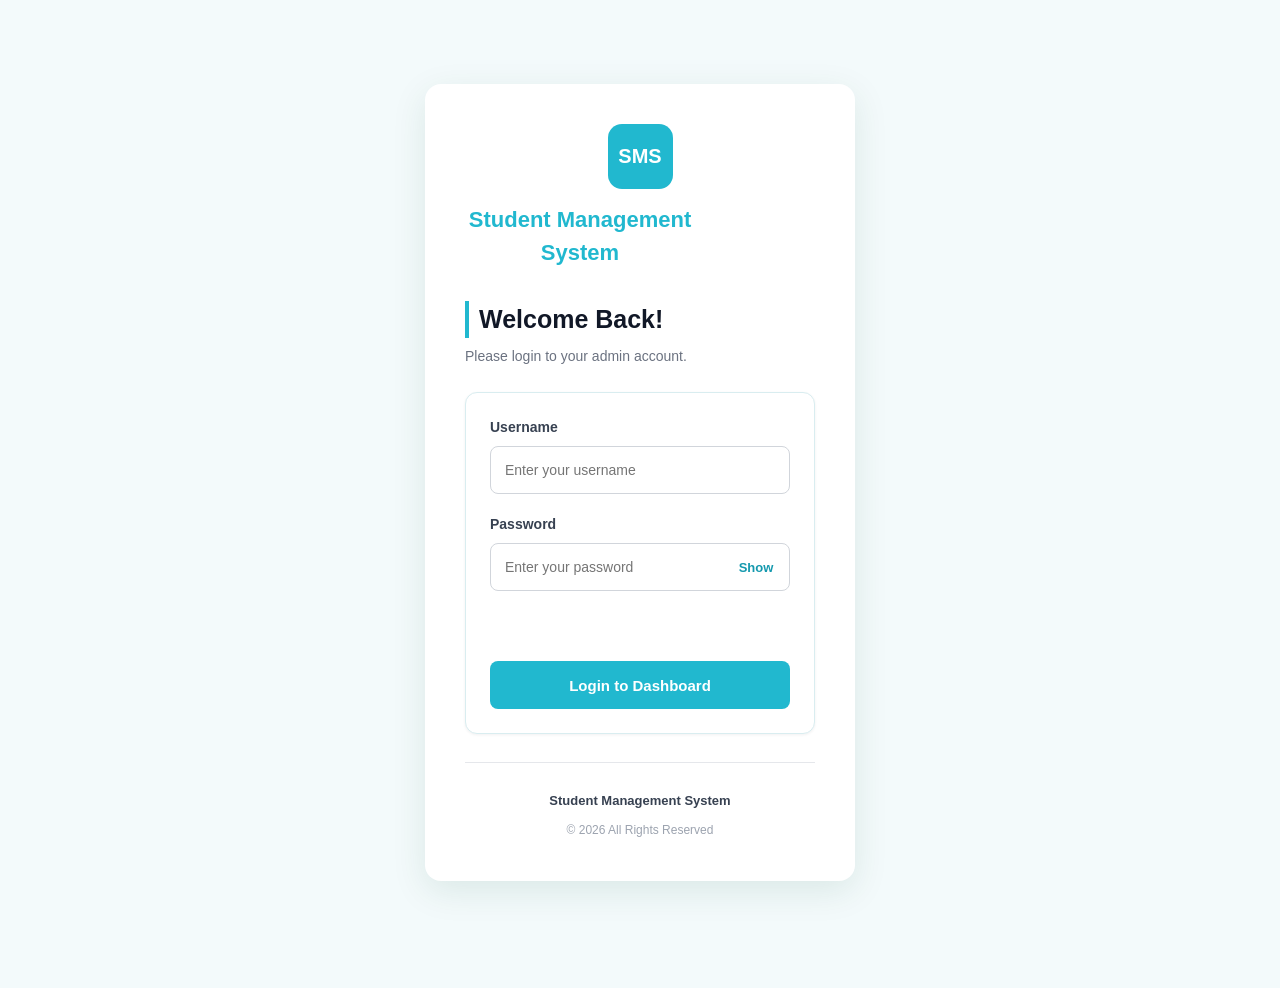
<file: Student Management System/index.html>
<!DOCTYPE html>
<html lang="en">
 <head>
  <meta charset="utf-8">
  <meta content="width=device-width, initial-scale=1.0" name="viewport">
  <title>
   Student Management System
  </title>
  <link href="css/common.css" rel="stylesheet">
  <link href="css/components.css" rel="stylesheet">
  <link href="css/layout.css" rel="stylesheet">
  <link href="css/dashboard.css" rel="stylesheet">
  <link href="css/students.css" rel="stylesheet">
  <link href="css/courses.css" rel="stylesheet">
  <link href="css/trainers.css" rel="stylesheet">
  <link href="css/attendance.css" rel="stylesheet">
  <link href="css/assignments.css" rel="stylesheet">
  <link href="css/reports.css" rel="stylesheet">
  <link href="css/profile.css" rel="stylesheet">
  <link href="css/student-details.css" rel="stylesheet">
  <link href="css/single-page.css" rel="stylesheet">
 </head>
 <body>
  <div class="dashboard-container single-page-app">
   <header class="single-topbar">
    <a class="brand" data-section="dashboard" href="#dashboard">
     <span class="brand-logo">
      S
     </span>
     <span>
      <strong>
       Student MS
      </strong>
      <small>
       Admin Portal
      </small>
     </span>
    </a>
    <nav aria-label="Main navigation" class="navbar">
     <a class="active" data-section="dashboard" href="#dashboard">
      Dashboard
     </a>
     <a data-section="students" href="#students">
      Students
     </a>
     <a data-section="courses" href="#courses">
      Courses
     </a>
     <a data-section="trainers" href="#trainers">
      Trainers
     </a>
     <a data-section="attendance" href="#attendance">
      Attendance
     </a>
     <a data-section="assignments" href="#assignments">
      Assignments
     </a>
     <a data-section="reports" href="#reports">
      Reports
     </a>
     <a data-section="profile" href="#profile">
      Profile
     </a>
    </nav>
    <div class="topbar-user">
     <span class="topbar-avatar">
      A
     </span>
     <span>
      <strong id="topAdminName">
       Admin
      </strong>
      <small>
       Administrator
      </small>
     </span>
     <button class="logout-btn" id="logoutBtn" type="button">
      Logout
     </button>
    </div>
   </header>
   <main class="main-content single-main">
    <section class="page-section active-section" data-page-title="Dashboard" id="dashboard">
     <section class="welcome-section">
      <div>
       <h2>
        Welcome back,
        <span id="welcomeAdminName">
         Admin
        </span>
        !
       </h2>
       <p>
        Here's what's happening with your institution today.
       </p>
      </div>
      <div class="welcome-icon">
       ✦
      </div>
     </section>
     <section class="dashboard-section">
      <div class="section-heading">
       <div>
        <h2>
         Overview
        </h2>
        <p>
         Your institution's summary
        </p>
       </div>
      </div>
      <div class="overview-grid">
       <article class="overview-card">
        <div class="card-top">
         <div class="card-icon students-icon">
          ♙
         </div>
         <span class="card-tag">
          Students
         </span>
        </div>
        <h3 id="totalStudents">
         0
        </h3>
        <p>
         Total registered students
        </p>
       </article>
       <article class="overview-card">
        <div class="card-top">
         <div class="card-icon courses-icon">
          ▤
         </div>
         <span class="card-tag">
          Courses
         </span>
        </div>
        <h3 id="totalCourses">
         0
        </h3>
        <p>
         Currently active courses
        </p>
       </article>
       <article class="overview-card">
        <div class="card-top">
         <div class="card-icon trainers-icon">
          ♟
         </div>
         <span class="card-tag">
          Trainers
         </span>
        </div>
        <h3 id="totalTrainers">
         0
        </h3>
        <p>
         Total registered trainers
        </p>
       </article>
       <article class="overview-card attendance-card">
        <div class="card-top">
         <div class="card-icon attendance-icon">
          &checkmark;
         </div>
         <span class="card-tag">
          Attendance
         </span>
        </div>
        <h3 id="attendancePresent">
         0
        </h3>
        <p>
         Students present today
        </p>
        <div class="attendance-detail">
         <span id="attendanceAbsent">
          0 absent
         </span>
         <span id="attendanceLeave">
          0 on leave
         </span>
        </div>
       </article>
      </div>
     </section>
     <section class="bottom-grid">
      <div class="content-card activity-card">
       <div class="content-card-heading">
        <div>
         <h2>
          Recent Activity
         </h2>
         <p>
          Latest records in your institution
         </p>
        </div>
        <span class="heading-icon">
         ◷
        </span>
       </div>
       <div class="activity-list" id="recentActivity">
        <p class="empty-message">
         No recent activity available.
        </p>
       </div>
      </div>
      <div class="content-card quick-actions-card">
       <div class="content-card-heading">
        <div>
         <h2>
          Quick Actions
         </h2>
         <p>
          Frequently used options
         </p>
        </div>
        <span class="heading-icon">
         ✦
        </span>
       </div>
       <div class="quick-actions">
        <a class="quick-action" data-section="students" href="#students">
         <span class="action-icon">
          ＋
         </span>
         <span>
          <strong>
           Add Student
          </strong>
          <small>
           Register a new student
          </small>
         </span>
         <span class="action-arrow">
          &rsaquo;
         </span>
        </a>
        <a class="quick-action" data-section="courses" href="#courses">
         <span class="action-icon">
          ＋
         </span>
         <span>
          <strong>
           Add Course
          </strong>
          <small>
           Create a new course
          </small>
         </span>
         <span class="action-arrow">
          &rsaquo;
         </span>
        </a>
        <a class="quick-action" data-section="assignments" href="#assignments">
         <span class="action-icon">
          ＋
         </span>
         <span>
          <strong>
           Add Assignment
          </strong>
          <small>
           Create an assignment
          </small>
         </span>
         <span class="action-arrow">
          &rsaquo;
         </span>
        </a>
        <a class="quick-action" data-section="attendance" href="#attendance">
         <span class="action-icon">
          &checkmark;
         </span>
         <span>
          <strong>
           Mark Attendance
          </strong>
          <small>
           Update today's attendance
          </small>
         </span>
         <span class="action-arrow">
          &rsaquo;
         </span>
        </a>
       </div>
      </div>
     </section>
     <section class="dashboard-section assignment-section">
      <div class="section-heading">
       <div>
        <h2>
         Assignment Summary
        </h2>
        <p>
         Current assignment status
        </p>
       </div>
       <a class="view-all" data-section="assignments" href="#assignments">
        View Assignments &rarr;
       </a>
      </div>
      <div class="assignment-grid">
       <div class="assignment-box pending-box">
        <span class="assignment-dot">
        </span>
        <div>
         <h3 id="pendingAssignments">
          0
         </h3>
         <p>
          Pending
         </p>
        </div>
       </div>
       <div class="assignment-box overdue-box">
        <span class="assignment-dot">
        </span>
        <div>
         <h3 id="overdueAssignments">
          0
         </h3>
         <p>
          Overdue
         </p>
        </div>
       </div>
       <div class="assignment-box completed-box">
        <span class="assignment-dot">
        </span>
        <div>
         <h3 id="completedAssignments">
          0
         </h3>
         <p>
          Completed
         </p>
        </div>
       </div>
      </div>
     </section>
     <footer class="dashboard-footer">
      <p>
       &copy; 2026 Student Management System. All rights reserved.
      </p>
     </footer>
    </section>
    <section class="page-section" data-page-title="Students" id="students">
     <section class="page-intro">
      <div>
       <h2>
        Student Management
       </h2>
       <p>
        Add, view, update and manage student information.
       </p>
      </div>
      <button class="primary-btn" id="showFormBtn" type="button">
       + Add Student
      </button>
     </section>
     <div aria-live="polite" class="message-box" id="studentMessage" role="status">
     </div>
     <section class="student-form-card" id="studentFormSection">
      <div class="card-heading">
       <div>
        <h2 id="formTitle">
         Add New Student
        </h2>
        <p>
         Enter the student's details below.
        </p>
       </div>
       <button aria-label="Close form" class="close-btn" id="closeFormBtn" type="button">
        &times;
       </button>
      </div>
      <form id="studentForm">
       <input id="editingStudentId" type="hidden">
       <div class="form-grid">
        <div class="form-group">
         <label for="studentId">
          Student ID *
         </label>
         <input id="studentId" placeholder="Example: STU001" required type="text">
         <small class="field-error" id="studentIdError">
         </small>
        </div>
        <div class="form-group">
         <label for="studentName">
          Full Name *
         </label>
         <input id="studentName" placeholder="Enter full name" required type="text">
         <small class="field-error" id="studentNameError">
         </small>
        </div>
        <div class="form-group">
         <label for="studentEmail">
          Email Address *
         </label>
         <input id="studentEmail" placeholder="example@gmail.com" required type="email">
         <small class="field-error" id="studentEmailError">
         </small>
        </div>
        <div class="form-group">
         <label for="studentPhone">
          Phone Number *
         </label>
         <input id="studentPhone" placeholder="Enter phone number" required type="tel">
         <small class="field-error" id="studentPhoneError">
         </small>
        </div>
        <div class="form-group">
         <label for="studentDOB">
          Date of Birth *
         </label>
         <input id="studentDOB" required type="date">
         <small class="field-error" id="studentDOBError">
         </small>
        </div>
        <div class="form-group">
         <label for="studentCourse">
          Course *
         </label>
         <select id="studentCourse" required>
          <option value="">
           Select course
          </option>
         </select>
         <small class="field-error" id="studentCourseError">
         </small>
        </div>
        <div class="form-group">
         <label for="joiningDate">
          Joining Date *
         </label>
         <input id="joiningDate" required type="date">
         <small class="field-error" id="joiningDateError">
         </small>
        </div>
        <div class="form-group">
         <label for="studentStatus">
          Status *
         </label>
         <select id="studentStatus" required>
          <option value="Active">
           Active
          </option>
          <option value="Inactive">
           Inactive
          </option>
          <option value="Completed">
           Completed
          </option>
         </select>
        </div>
       </div>
       <div class="form-actions">
        <button class="primary-btn" id="saveStudentBtn" type="submit">
         Save Student
        </button>
        <button class="secondary-btn" id="cancelFormBtn" type="button">
         Cancel
        </button>
       </div>
      </form>
     </section>
     <section class="student-stats">
      <div class="student-stat-card">
       <div class="stat-icon">
        ♙
       </div>
       <div>
        <p>
         Total Students
        </p>
        <h3 id="totalStudentCount">
         0
        </h3>
       </div>
      </div>
      <div class="student-stat-card">
       <div class="stat-icon">
        &checkmark;
       </div>
       <div>
        <p>
         Active Students
        </p>
        <h3 id="activeStudentCount">
         0
        </h3>
       </div>
      </div>
      <div class="student-stat-card">
       <div class="stat-icon">
        ◷
       </div>
       <div>
        <p>
         Inactive Students
        </p>
        <h3 id="inactiveStudentCount">
         0
        </h3>
       </div>
      </div>
      <div class="student-stat-card">
       <div class="stat-icon">
        &starf;
       </div>
       <div>
        <p>
         Completed Students
        </p>
        <h3 id="completedStudentCount">
         0
        </h3>
       </div>
      </div>
     </section>
     <section class="student-list-card">
      <div class="list-heading">
       <div>
        <h2>
         Student Records
        </h2>
        <p>
         View and manage all registered students.
        </p>
       </div>
       <span class="record-count" id="recordCount">
        0 records
       </span>
      </div>
      <!-- Search and Filters -->
      <div class="filter-area">
       <div class="search-box">
        <span>
         &telrec;
        </span>
        <input id="studentSearch" placeholder="Search by name, email or student ID" type="search">
       </div>
       <select id="courseFilter">
        <option value="">
         All Courses
        </option>
       </select>
       <select id="statusFilter">
        <option value="">
         All Statuses
        </option>
        <option value="Active">
         Active
        </option>
        <option value="Inactive">
         Inactive
        </option>
        <option value="Completed">
         Completed
        </option>
       </select>
       <select id="sortStudents">
        <option value="name-asc">
         Name: A to Z
        </option>
        <option value="name-desc">
         Name: Z to A
        </option>
        <option value="date-new">
         Joining Date: Newest
        </option>
        <option value="date-old">
         Joining Date: Oldest
        </option>
        <option value="id-asc">
         Student ID: A to Z
        </option>
        <option value="id-desc">
         Student ID: Z to A
        </option>
       </select>
      </div>
      <!-- Table -->
      <div class="table-wrapper">
       <table class="student-table">
        <thead>
         <tr>
          <th>
           Student ID
          </th>
          <th>
           Student Details
          </th>
          <th>
           Phone
          </th>
          <th>
           Course
          </th>
          <th>
           Joining Date
          </th>
          <th>
           Status
          </th>
          <th>
           Actions
          </th>
         </tr>
        </thead>
        <tbody id="studentTableBody">
        </tbody>
       </table>
      </div>
      <!-- Pagination -->
      <div class="pagination-area">
       <p id="paginationInfo">
        Showing 0 students
       </p>
       <div class="pagination-controls">
        <button id="previousPage" type="button">
         Previous
        </button>
        <span id="pageNumber">
         1 / 1
        </span>
        <button id="nextPage" type="button">
         Next
        </button>
       </div>
      </div>
     </section>
     <footer class="page-footer">
      &copy; 2026 Student Management System. All rights reserved.
     </footer>
    </section>
    <section class="page-section" data-page-title="Courses" id="courses">
     <section class="summary-grid">
      <article class="summary-card">
       <div class="summary-icon">
        ▤
       </div>
       <div>
        <p>
         Total Courses
        </p>
        <h2 id="totalCourses">
         0
        </h2>
       </div>
      </article>
      <article class="summary-card">
       <div class="summary-icon active-icon">
        &checkmark;
       </div>
       <div>
        <p>
         Active Courses
        </p>
        <h2 id="activeCourses">
         0
        </h2>
       </div>
      </article>
      <article class="summary-card">
       <div class="summary-icon student-icon">
        ♙
       </div>
       <div>
        <p>
         Total Enrolments
        </p>
        <h2 id="totalEnrolments">
         0
        </h2>
       </div>
      </article>
      <article class="summary-card">
       <div class="summary-icon trainer-icon">
        ♟
       </div>
       <div>
        <p>
         Assigned Trainers
        </p>
        <h2 id="assignedTrainers">
         0
        </h2>
       </div>
      </article>
     </section>
     <section class="content-card form-card" hidden="" id="courseFormSection">
      <div class="card-heading">
       <div>
        <h2 id="formTitle">
         Add New Course
        </h2>
        <p>
         Enter the course information below
        </p>
       </div>
       <button aria-label="Close form" class="icon-close" id="closeFormBtn" type="button">
        &times;
       </button>
      </div>
      <form id="courseForm" novalidate="">
       <input id="editingCourseId" type="hidden">
       <div class="form-grid">
        <div class="form-group">
         <label for="courseId">
          Course ID
          <span>
           *
          </span>
         </label>
         <input id="courseId" placeholder="Example: CRS001" required type="text">
         <small class="field-error" id="courseIdError">
         </small>
        </div>
        <div class="form-group">
         <label for="courseName">
          Course Name
          <span>
           *
          </span>
         </label>
         <input id="courseName" placeholder="Enter course name" required type="text">
         <small class="field-error" id="courseNameError">
         </small>
        </div>
        <div class="form-group full-width">
         <label for="courseDescription">
          Course Description
          <span>
           *
          </span>
         </label>
         <textarea id="courseDescription" placeholder="Describe the course..." required rows="3"></textarea>
         <small class="field-error" id="courseDescriptionError">
         </small>
        </div>
        <div class="form-group">
         <label for="courseDuration">
          Duration
          <span>
           *
          </span>
         </label>
         <input id="courseDuration" placeholder="Example: 3 months" required type="text">
         <small class="field-error" id="courseDurationError">
         </small>
        </div>
        <div class="form-group">
         <label for="courseFee">
          Course Fee (₹)
          <span>
           *
          </span>
         </label>
         <input id="courseFee" min="0" placeholder="Enter course fee" required step="0.01" type="number">
         <small class="field-error" id="courseFeeError">
         </small>
        </div>
        <div class="form-group">
         <label for="courseStatus">
          Course Status
         </label>
         <select id="courseStatus">
          <option value="Active">
           Active
          </option>
          <option value="Inactive">
           Inactive
          </option>
          <option value="Completed">
           Completed
          </option>
         </select>
        </div>
        <!-- <div class="form-group">
         <label for="courseTrainer">
          Assign Trainer(s)
          <span>
           *
          </span>
         </label>
         <select id="courseTrainer" multiple required size="4">
         </select>
         <small class="input-hint">
          Hold Ctrl (Windows) or Command (Mac) to select multiple trainers.
         </small>
         <small class="field-error" id="courseTrainerError">
         </small>
        </div> -->
       </div>
       <p class="message-box" id="courseMessage" role="status">
       </p>
       <div class="form-actions">
        <button class="secondary-btn" id="cancelFormBtn" type="button">
         Cancel
        </button>
        <button class="primary-btn" id="saveCourseBtn" type="submit">
         Save Course
        </button>
       </div>
      </form>
     </section>
     <section class="content-card">
      <div class="list-heading">
       <div>
        <h2>
         Course List
        </h2>
        <p>
         View and manage all available courses
        </p>
       </div>
       <button class="primary-btn" id="showFormBtn" type="button">
        + Add Course
       </button>
      </div>
      <p class="message-box" id="courseListMessage" role="status">
      </p>
      <div class="filter-bar">
       <div class="search-box">
        <span>
         &telrec;
        </span>
        <input id="courseSearch" placeholder="Search by course name or ID..." type="search"/>
       </div>
       <select aria-label="Filter by status" id="courseStatusFilter">
        <option value="">
         All Statuses
        </option>
        <option value="Active">
         Active
        </option>
        <option value="Inactive">
         Inactive
        </option>
        <option value="Completed">
         Completed
        </option>
       </select>
       <select aria-label="Sort courses" id="courseSort">
        <option value="name-asc">
         Name: A to Z
        </option>
        <option value="name-desc">
         Name: Z to A
        </option>
        <option value="fee-low">
         Fee: Low to High
        </option>
        <option value="fee-high">
         Fee: High to Low
        </option>
        <option value="students-high">
         Most Enrolled
        </option>
       </select>
      </div>
      <div class="table-info">
       <span id="courseRecordCount">
        0 courses
       </span>
      </div>
      <div class="table-wrapper">
       <table class="course-table">
        <thead>
         <tr>
          <th>
           Course ID
          </th>
          <th>
           Course Details
          </th>
          <th>
           Duration
          </th>
          <th>
           Fee
          </th>
          <th>
           Trainer(s)
          </th>
          <th>
           Students
          </th>
          <th>
           Status
          </th>
          <th>
           Actions
          </th>
         </tr>
        </thead>
        <tbody id="courseTableBody">
        </tbody>
       </table>
      </div>
      <div class="pagination">
       <p id="paginationInfo">
        Showing 0 courses
       </p>
       <div class="pagination-controls">
        <button id="previousPage" type="button">
         Previous
        </button>
        <span id="pageNumber">
         1 / 1
        </span>
        <button id="nextPage" type="button">
         Next
        </button>
       </div>
      </div>
     </section>
     <div class="modal-overlay" hidden="" id="courseViewModal">
      <div class="modal-card">
       <div class="modal-heading">
        <div>
         <h2>
          Course Details
         </h2>
         <p>
          Complete information about this course
         </p>
        </div>
        <button aria-label="Close" class="icon-close" id="closeViewModal" type="button">
         &times;
        </button>
       </div>
       <div class="modal-details" id="courseViewContent">
       </div>
       <div class="modal-actions">
        <button class="secondary-btn" id="modalCloseBtn" type="button">
         Close
        </button>
       </div>
      </div>
     </div>
     <footer class="page-footer">
      &copy; 2026 Student Management System. All rights reserved.
     </footer>
    </section>
    <section class="page-section" data-page-title="Trainers" id="trainers">
     <section class="summary-grid">
      <article class="summary-card">
       <div class="summary-icon">
        ♟
       </div>
       <div>
        <p>
         Total Trainers
        </p>
        <h2 id="totalTrainers">
         0
        </h2>
       </div>
      </article>
      <article class="summary-card">
       <div class="summary-icon active-icon">
        &checkmark;
       </div>
       <div>
        <p>
         Active Trainers
        </p>
        <h2 id="activeTrainers">
         0
        </h2>
       </div>
      </article>
      <article class="summary-card">
       <div class="summary-icon course-icon">
        ▤
       </div>
       <div>
        <p>
         Courses Assigned
        </p>
        <h2 id="assignedCourses">
         0
        </h2>
       </div>
      </article>
      <article class="summary-card">
       <div class="summary-icon expertise-icon">
        ✦
       </div>
       <div>
        <p>
         Expertise Areas
        </p>
        <h2 id="expertiseCount">
         0
        </h2>
       </div>
      </article>
     </section>
     <section class="content-card form-card" hidden="" id="trainerFormSection">
      <div class="card-heading">
       <div>
        <h2 id="formTitle">
         Add New Trainer
        </h2>
        <p>
         Enter trainer details and assign courses
        </p>
       </div>
       <button aria-label="Close form" class="icon-close" id="closeFormBtn" type="button">
        &times;
       </button>
      </div>
      <form id="trainerForm" novalidate="">
       <input id="editingTrainerId" type="hidden"/>
       <div class="form-grid">
        <div class="form-group">
         <label for="trainerId">
          Trainer ID
          <span>
           *
          </span>
         </label>
         <input id="trainerId" placeholder="Example: TRN001" required="" type="text"/>
         <small class="field-error" id="trainerIdError">
         </small>
        </div>
        <div class="form-group">
         <label for="trainerName">
          Full Name
          <span>
           *
          </span>
         </label>
         <input id="trainerName" placeholder="Enter trainer name" required="" type="text"/>
         <small class="field-error" id="trainerNameError">
         </small>
        </div>
        <div class="form-group">
         <label for="trainerEmail">
          Email Address
          <span>
           *
          </span>
         </label>
         <input id="trainerEmail" placeholder="example@email.com" required="" type="email"/>
         <small class="field-error" id="trainerEmailError">
         </small>
        </div>
        <div class="form-group">
         <label for="trainerPhone">
          Phone Number
          <span>
           *
          </span>
         </label>
         <input id="trainerPhone" placeholder="Enter phone number" required="" type="tel"/>
         <small class="field-error" id="trainerPhoneError">
         </small>
        </div>
        <div class="form-group">
         <label for="trainerExpertise">
          Expertise
          <span>
           *
          </span>
         </label>
         <input id="trainerExpertise" placeholder="Example: JavaScript, Python, React" required="" type="text"/>
         <small class="field-error" id="trainerExpertiseError">
         </small>
        </div>
        <div class="form-group">
         <label for="trainerStatus">
          Status
         </label>
         <select id="trainerStatus">
          <option value="Active">
           Active
          </option>
          <option value="Inactive">
           Inactive
          </option>
         </select>
        </div>
        <div class="form-group full-width">
         <label for="trainerCourses">
          Assign Courses (optional)
         </label>
         <select id="trainerCourses" multiple="" size="5">
         </select>
         <small class="input-hint">
          You can leave this empty and assign the trainer later when you add a course. Hold Ctrl (Windows) or Command (Mac) to select multiple courses.
         </small>
         <small class="field-error" id="trainerCoursesError">
         </small>
        </div>
       </div>
       <p class="message-box" id="trainerMessage" role="status">
       </p>
       <div class="form-actions">
        <button class="secondary-btn" id="cancelFormBtn" type="button">
         Cancel
        </button>
        <button class="primary-btn" id="saveTrainerBtn" type="submit">
         Save Trainer
        </button>
       </div>
      </form>
     </section>
     <section class="content-card">
      <div class="list-heading">
       <div>
        <h2>
         Trainer List
        </h2>
        <p>
         View and manage all trainers in your institution
        </p>
       </div>
       <button class="primary-btn" id="showFormBtn" type="button">
        + Add Trainer
       </button>
      </div>
      <p class="message-box" id="trainerListMessage" role="status">
      </p>
      <div class="filter-bar">
       <div class="search-box">
        <span>
         &telrec;
        </span>
        <input id="trainerSearch" placeholder="Search by name, ID or email..." type="search"/>
       </div>
       <select aria-label="Filter by status" id="trainerStatusFilter">
        <option value="">
         All Statuses
        </option>
        <option value="Active">
         Active
        </option>
        <option value="Inactive">
         Inactive
        </option>
       </select>
       <select aria-label="Sort trainers" id="trainerSort">
        <option value="name-asc">
         Name: A to Z
        </option>
        <option value="name-desc">
         Name: Z to A
        </option>
        <option value="id-asc">
         Trainer ID
        </option>
        <option value="expertise-asc">
         Expertise
        </option>
       </select>
      </div>
      <div class="table-info">
       <span id="trainerRecordCount">
        0 trainers
       </span>
      </div>
      <div class="table-wrapper">
       <table class="trainer-table">
        <thead>
         <tr>
          <th>
           Trainer ID
          </th>
          <th>
           Trainer Details
          </th>
          <th>
           Phone
          </th>
          <th>
           Expertise
          </th>
          <th>
           Assigned Courses
          </th>
          <th>
           Status
          </th>
          <th>
           Actions
          </th>
         </tr>
        </thead>
        <tbody id="trainerTableBody">
        </tbody>
       </table>
      </div>
      <div class="pagination">
       <p id="paginationInfo">
        Showing 0 trainers
       </p>
       <div class="pagination-controls">
        <button id="previousPage" type="button">
         Previous
        </button>
        <span id="pageNumber">
         1 / 1
        </span>
        <button id="nextPage" type="button">
         Next
        </button>
       </div>
      </div>
     </section>
     <div class="modal-overlay" hidden="" id="trainerViewModal">
      <div class="modal-card">
       <div class="modal-heading">
        <div>
         <h2>
          Trainer Details
         </h2>
         <p>
          Complete information about this trainer
         </p>
        </div>
        <button aria-label="Close" class="icon-close" id="closeViewModal" type="button">
         &times;
        </button>
       </div>
       <div class="modal-details" id="trainerViewContent">
       </div>
       <div class="modal-actions">
        <button class="secondary-btn" id="modalCloseBtn" type="button">
         Close
        </button>
       </div>
      </div>
     </div>
     <footer class="page-footer">
      &copy; 2026 Student Management System. All rights reserved.
     </footer>
    </section>
    <section class="page-section" data-page-title="Attendance" id="attendance">
     <section class="summary-grid">
      <article class="summary-card">
       <div class="summary-icon">
        ♙
       </div>
       <div>
        <p>
         Students in Course
        </p>
        <h2 id="totalStudents">
         0
        </h2>
       </div>
      </article>
      <article class="summary-card">
       <div class="summary-icon present-icon">
        &checkmark;
       </div>
       <div>
        <p>
         Present
        </p>
        <h2 id="presentCount">
         0
        </h2>
       </div>
      </article>
      <article class="summary-card">
       <div class="summary-icon absent-icon">
        &times;
       </div>
       <div>
        <p>
         Absent
        </p>
        <h2 id="absentCount">
         0
        </h2>
       </div>
      </article>
      <article class="summary-card">
       <div class="summary-icon leave-icon">
        ◷
       </div>
       <div>
        <p>
         On Leave
        </p>
        <h2 id="leaveCount">
         0
        </h2>
       </div>
      </article>
     </section>
     <section class="content-card selection-card">
      <div class="section-heading">
       <div>
        <h2>
         Mark Attendance
        </h2>
        <p>
         Select a course and date to record attendance
        </p>
       </div>
      </div>
      <div class="selection-grid">
       <div class="form-group">
        <label for="attendanceCourse">
         Select Course
        </label>
        <select id="attendanceCourse">
         <option value="">
          Choose a course
         </option>
        </select>
       </div>
       <div class="form-group">
        <label for="attendanceDate">
         Attendance Date
        </label>
        <input id="attendanceDate" type="date"/>
       </div>
       <div class="form-group search-field">
        <label for="studentSearch">
         Search Student
        </label>
        <input id="studentSearch" placeholder="Search by name, ID or email" type="search"/>
       </div>
      </div>
      <p class="message-box" id="attendanceMessage" role="status">
      </p>
     </section>
     <section class="content-card">
      <div class="list-heading">
       <div>
        <h2>
         Student Attendance List
        </h2>
        <p id="selectedCourseInfo">
         Choose a course and date to continue
        </p>
       </div>
       <span class="record-status" id="attendanceRecordStatus">
        Not saved
       </span>
      </div>
      <div class="attendance-legend">
       <span>
        <i class="legend-dot present-dot">
        </i>
        Present
       </span>
       <span>
        <i class="legend-dot absent-dot">
        </i>
        Absent
       </span>
       <span>
        <i class="legend-dot leave-dot">
        </i>
        Leave
       </span>
      </div>
      <div class="table-wrapper">
       <table class="attendance-table">
        <thead>
         <tr>
          <th>
           Student
          </th>
          <th>
           Student ID
          </th>
          <th>
           Email
          </th>
          <th>
           Attendance Status
          </th>
         </tr>
        </thead>
        <tbody id="attendanceTableBody">
         <tr>
          <td class="empty-cell" colspan="4">
           Select a course and date to display students.
          </td>
         </tr>
        </tbody>
       </table>
      </div>
      <div class="attendance-actions">
       <p id="attendanceSummary">
        Select a course and date to view the attendance summary.
       </p>
       <button class="primary-btn" disabled="" id="saveAttendanceBtn" type="button">
        Save Attendance
       </button>
      </div>
     </section>
     <section class="content-card history-card">
      <div class="list-heading">
       <div>
        <h2>
         Attendance History
        </h2>
        <p>
         Review saved attendance records by student and date
        </p>
       </div>
      </div>
      <div class="history-filters">
       <div class="form-group">
        <label for="historyCourse">
         Course
        </label>
        <select id="historyCourse">
         <option value="">
          All Courses
         </option>
        </select>
       </div>
       <div class="form-group">
        <label for="historyDate">
         Date
        </label>
        <input id="historyDate" type="date"/>
       </div>
       <div class="form-group">
        <label for="historyStudent">
         Student
        </label>
        <input id="historyStudent" placeholder="Search student" type="search"/>
       </div>
       <div class="form-group">
        <label for="historyStatus">
         Status
        </label>
        <select id="historyStatus">
         <option value="">
          All Statuses
         </option>
         <option value="Present">
          Present
         </option>
         <option value="Absent">
          Absent
         </option>
         <option value="Leave">
          Leave
         </option>
        </select>
       </div>
      </div>
      <div class="table-info" id="historyRecordCount">
       0 records
      </div>
      <div class="table-wrapper">
       <table class="attendance-table history-table">
        <thead>
         <tr>
          <th>
           Date
          </th>
          <th>
           Student
          </th>
          <th>
           Course
          </th>
          <th>
           Status
          </th>
          <th>
           Attendance %
          </th>
         </tr>
        </thead>
        <tbody id="historyTableBody">
         <tr>
          <td class="empty-cell" colspan="5">
           No attendance records available.
          </td>
         </tr>
        </tbody>
       </table>
      </div>
      <div class="pagination">
       <p id="historyPaginationInfo">
        Showing 0 records
       </p>
       <div class="pagination-controls">
        <button id="historyPrevious" type="button">
         Previous
        </button>
        <span id="historyPageNumber">
         1 / 1
        </span>
        <button id="historyNext" type="button">
         Next
        </button>
       </div>
      </div>
     </section>
     <div class="calculation-note">
      <strong>
       Attendance calculation:
      </strong>
      Present days &divide; (Present days + Absent days) &times; 100.
            Leave days are excluded from the calculation.
     </div>
     <footer class="page-footer">
      &copy; 2026 Student Management System. All rights reserved.
     </footer>
    </section>
    <section class="page-section" data-page-title="Assignments" id="assignments">
     <section class="summary-grid">
      <article class="summary-card">
       <div class="summary-icon">
        ▣
       </div>
       <div>
        <p>
         Total Assignments
        </p>
        <h2 id="totalAssignments">
         0
        </h2>
       </div>
      </article>
      <article class="summary-card">
       <div class="summary-icon submitted-icon">
        &checkmark;
       </div>
       <div>
        <p>
         Submitted
        </p>
        <h2 id="submittedCount">
         0
        </h2>
       </div>
      </article>
      <article class="summary-card">
       <div class="summary-icon pending-icon">
        ◷
       </div>
       <div>
        <p>
         Not Submitted
        </p>
        <h2 id="notSubmittedCount">
         0
        </h2>
       </div>
      </article>
      <article class="summary-card">
       <div class="summary-icon late-icon">
        !
       </div>
       <div>
        <p>
         Late Submissions
        </p>
        <h2 id="lateCount">
         0
        </h2>
       </div>
      </article>
     </section>
     <section class="content-card" id="assignmentFormSection">
      <div class="section-heading">
       <div>
        <h2 id="formHeading">
         Create New Assignment
        </h2>
        <p>
         Add an assignment and assign it to a course
        </p>
       </div>
       <button class="secondary-btn" hidden="" id="cancelEditBtn" type="button">
        Cancel Edit
       </button>
      </div>
      <form id="assignmentForm">
       <input id="editingAssignmentId" type="hidden"/>
       <div class="form-grid">
        <div class="form-group">
         <label for="assignmentTitle">
          Assignment Title *
         </label>
         <input id="assignmentTitle" maxlength="100" placeholder="Example: JavaScript Fundamentals" required="" type="text"/>
         <small class="field-error" id="titleError">
         </small>
        </div>
        <div class="form-group">
         <label for="assignmentCourse">
          Course *
         </label>
         <select id="assignmentCourse" required="">
          <option value="">
           Select course
          </option>
         </select>
         <small class="field-error" id="courseError">
         </small>
        </div>
        <div class="form-group full-width">
         <label for="assignmentDescription">
          Description *
         </label>
         <textarea id="assignmentDescription" maxlength="1000" placeholder="Describe the assignment tasks and requirements" required="" rows="3"></textarea>
         <small class="field-error" id="descriptionError">
         </small>
        </div>
        <div class="form-group">
         <label for="assignmentAssignedDate">
          Assigned Date *
         </label>
         <input id="assignmentAssignedDate" required="" type="date"/>
         <small class="field-error" id="assignedDateError">
         </small>
        </div>
        <div class="form-group">
         <label for="assignmentDueDate">
          Due Date *
         </label>
         <input id="assignmentDueDate" required="" type="date"/>
         <small class="field-error" id="dueDateError">
         </small>
        </div>
       </div>
       <p class="message-box" id="assignmentMessage" role="status">
       </p>
       <div class="form-actions">
        <button class="primary-btn" id="saveAssignmentBtn" type="submit">
         Create Assignment
        </button>
        <button class="secondary-btn" id="resetAssignmentBtn" type="reset">
         Clear Form
        </button>
       </div>
      </form>
     </section>
     <section class="content-card">
      <div class="list-heading">
       <div>
        <h2>
         Assignment List
        </h2>
        <p>
         View assignments and manage student submissions
        </p>
       </div>
       <span class="record-count" id="assignmentRecordCount">
        0 assignments
       </span>
      </div>
      <div class="filter-grid">
       <div class="form-group">
        <label for="assignmentSearch">
         Search
        </label>
        <input id="assignmentSearch" placeholder="Search assignment title" type="search"/>
       </div>
       <div class="form-group">
        <label for="filterCourse">
         Course
        </label>
        <select id="filterCourse">
         <option value="">
          All Courses
         </option>
        </select>
       </div>
       <div class="form-group">
        <label for="filterStatus">
         Submission Status
        </label>
        <select id="filterStatus">
         <option value="">
          All Statuses
         </option>
         <option value="Not submitted">
          Not submitted
         </option>
         <option value="Submitted">
          Submitted
         </option>
         <option value="Late">
          Late
         </option>
        </select>
       </div>
       <div class="form-group">
        <label for="assignmentSort">
         Sort By
        </label>
        <select id="assignmentSort">
         <option value="due-asc">
          Due Date: Earliest
         </option>
         <option value="due-desc">
          Due Date: Latest
         </option>
         <option value="title-asc">
          Title: A to Z
         </option>
         <option value="title-desc">
          Title: Z to A
         </option>
        </select>
       </div>
      </div>
      <div class="table-wrapper">
       <table class="assignment-table">
        <thead>
         <tr>
          <th>
           Assignment
          </th>
          <th>
           Course
          </th>
          <th>
           Assigned Date
          </th>
          <th>
           Due Date
          </th>
          <th>
           Submissions
          </th>
          <th>
           Actions
          </th>
         </tr>
        </thead>
        <tbody id="assignmentTableBody">
         <tr>
          <td class="empty-cell" colspan="6">
           No assignments created yet.
          </td>
         </tr>
        </tbody>
       </table>
      </div>
      <div class="pagination">
       <p id="assignmentPaginationInfo">
        Showing 0 assignments
       </p>
       <div class="pagination-controls">
        <button id="previousPage" type="button">
         Previous
        </button>
        <span id="pageNumber">
         1 / 1
        </span>
        <button id="nextPage" type="button">
         Next
        </button>
       </div>
      </div>
     </section>
     <div class="modal-overlay" hidden="" id="submissionModal">
      <div class="submission-modal">
       <div class="modal-header">
        <div>
         <p class="modal-eyebrow">
          ASSIGNMENT SUBMISSIONS
         </p>
         <h2 id="modalAssignmentTitle">
          Assignment
         </h2>
         <p id="modalAssignmentCourse">
          Course
         </p>
        </div>
        <button aria-label="Close" class="modal-close" id="closeSubmissionModal" type="button">
         &times;
        </button>
       </div>
       <div class="submission-summary" id="submissionSummary">
       </div>
       <div class="table-wrapper">
        <table class="submission-table">
         <thead>
          <tr>
           <th>
            Student
           </th>
           <th>
            Submission Status
           </th>
           <th>
            Marks
           </th>
           <th>
            Feedback
           </th>
           <th>
            Action
           </th>
          </tr>
         </thead>
         <tbody id="submissionTableBody">
          <tr>
           <td class="empty-cell" colspan="5">
            No students available.
           </td>
          </tr>
         </tbody>
        </table>
       </div>
       <div class="modal-footer">
        <p>
         Enter marks and feedback for each student, then save.
        </p>
        <button class="primary-btn" id="doneSubmissionBtn" type="button">
         Done
        </button>
       </div>
      </div>
     </div>
     <footer class="page-footer">
      &copy; 2026 Student Management System. All rights reserved.
     </footer>
    </section>
    <section class="page-section" data-page-title="Reports" id="reports">
     <section class="summary-grid">
      <article class="summary-card">
       <div class="summary-icon">
        ♙
       </div>
       <div>
        <p>
         Total Students
        </p>
        <h2 id="totalStudents">
         0
        </h2>
        <small>
         Registered students
        </small>
       </div>
      </article>
      <article class="summary-card">
       <div class="summary-icon">
        ▤
       </div>
       <div>
        <p>
         Total Courses
        </p>
        <h2 id="totalCourses">
         0
        </h2>
        <small>
         Available courses
        </small>
       </div>
      </article>
      <article class="summary-card">
       <div class="summary-icon">
        ♟
       </div>
       <div>
        <p>
         Total Trainers
        </p>
        <h2 id="totalTrainers">
         0
        </h2>
        <small>
         Registered trainers
        </small>
       </div>
      </article>
      <article class="summary-card">
       <div class="summary-icon">
        ▣
       </div>
       <div>
        <p>
         Attendance Days
        </p>
        <h2 id="totalDays">
         0
        </h2>
        <small>
         Dates with saved records
        </small>
       </div>
      </article>
     </section>
     <section class="report-card">
      <div class="section-heading">
       <div>
        <h2>
         Course Enrollment Report
        </h2>
        <p>
         Student enrollment and trainer details for each course
        </p>
       </div>
       <button class="export-btn" id="exportCourseReport" type="button">
        &darr; Export CSV
       </button>
      </div>
      <div class="table-wrapper">
       <table>
        <thead>
         <tr>
          <th>
           Course Name
          </th>
          <th>
           Trainer
          </th>
          <th>
           Total Students
          </th>
          <th>
           Enrollment Share
          </th>
         </tr>
        </thead>
        <tbody id="courseReportBody">
         <tr>
          <td class="empty-cell" colspan="4">
           No course records available.
          </td>
         </tr>
        </tbody>
       </table>
      </div>
     </section>
     <section class="report-card">
      <div class="section-heading attendance-heading">
       <div>
        <h2>
         Student Attendance Report
        </h2>
        <p>
         Review attendance records and calculate student percentages
        </p>
       </div>
       <button class="export-btn" id="exportAttendanceReport" type="button">
        &darr; Export CSV
       </button>
      </div>
      <!-- Filters -->
      <div class="filter-grid">
       <div class="form-group">
        <label for="attendanceSearch">
         Search Student
        </label>
        <input id="attendanceSearch" placeholder="Name or email" type="search"/>
       </div>
       <div class="form-group">
        <label for="attendanceCourseFilter">
         Course
        </label>
        <select id="attendanceCourseFilter">
         <option value="">
          All Courses
         </option>
        </select>
       </div>
       <div class="form-group">
        <label for="fromDate">
         From Date
        </label>
        <input id="fromDate" type="date"/>
       </div>
       <div class="form-group">
        <label for="toDate">
         To Date
        </label>
        <input id="toDate" type="date"/>
       </div>
      </div>
      <div class="attendance-note">
       <span class="note-icon">
        i
       </span>
       Attendance percentage = Present &divide; (Present + Absent) &times; 100.
                Leave records are excluded from the calculation.
      </div>
      <div class="table-wrapper">
       <table>
        <thead>
         <tr>
          <th>
           Student Name
          </th>
          <th>
           Email
          </th>
          <th>
           Course
          </th>
          <th>
           Present
          </th>
          <th>
           Absent
          </th>
          <th>
           Leave
          </th>
          <th>
           Attendance %
          </th>
         </tr>
        </thead>
        <tbody id="attendanceReportBody">
         <tr>
          <td class="empty-cell" colspan="7">
           No attendance records available.
          </td>
         </tr>
        </tbody>
       </table>
      </div>
      <div class="table-footer">
       <span id="attendanceRecordCount">
        0 students
       </span>
       <button class="clear-filter-btn" id="clearAttendanceFilters" type="button">
        Clear Filters
       </button>
      </div>
     </section>
     <section class="report-card">
      <div class="section-heading">
       <div>
        <h2>
         Assignment Performance Report
        </h2>
        <p>
         Overview of student assignment submissions
        </p>
       </div>
       <button class="export-btn" id="exportAssignmentReport" type="button">
        &darr; Export CSV
       </button>
      </div>
      <div class="table-wrapper">
       <table>
        <thead>
         <tr>
          <th>
           Assignment
          </th>
          <th>
           Course
          </th>
          <th>
           Total Students
          </th>
          <th>
           Submitted
          </th>
          <th>
           Not Submitted
          </th>
          <th>
           Late
          </th>
          <th>
           Average Marks
          </th>
         </tr>
        </thead>
        <tbody id="assignmentReportBody">
         <tr>
          <td class="empty-cell" colspan="7">
           No assignment records available.
          </td>
         </tr>
        </tbody>
       </table>
      </div>
     </section>
     <footer class="page-footer">
      &copy; 2026 Student Management System. All rights reserved.
     </footer>
    </section>
    <section class="page-section" data-page-title="Profile" id="profile">
     <section class="profile-overview">
      <div class="profile-avatar" id="profileAvatar">
       A
      </div>
      <div class="profile-overview-info">
       <span class="profile-tag">
        ADMINISTRATOR ACCOUNT
       </span>
       <h2 id="profileDisplayName">
        Admin
       </h2>
       <p id="profileDisplayEmail">
        No email added
       </p>
      </div>
      <div class="account-status">
       <span class="status-dot">
       </span>
       Active Account
      </div>
     </section>
     <div class="profile-grid">
      <!-- Personal Information -->
      <section class="profile-card">
       <div class="card-heading">
        <div class="card-icon">
         ♙
        </div>
        <div>
         <h2>
          Personal Information
         </h2>
         <p>
          Update your administrator details
         </p>
        </div>
       </div>
       <form id="profileForm" novalidate="">
        <div class="form-group">
         <label for="profileName">
          Full Name
         </label>
         <input autocomplete="name" id="profileName" placeholder="Enter your full name" required="" type="text"/>
         <small class="field-error" id="nameError">
         </small>
        </div>
        <div class="form-group">
         <label for="profileEmail">
          Email Address
         </label>
         <input autocomplete="email" id="profileEmail" placeholder="Enter your email address" required="" type="email"/>
         <small class="field-error" id="emailError">
         </small>
        </div>
        <div class="form-info">
         Your updated information will be saved in this browser.
        </div>
        <div class="form-actions">
         <button class="primary-btn" type="submit">
          Save Changes
         </button>
        </div>
        <p aria-live="polite" class="form-message" id="profileMessage">
        </p>
       </form>
      </section>
      <!-- Password -->
      <section class="profile-card">
       <div class="card-heading">
        <div class="card-icon">
         ♙
        </div>
        <div>
         <h2>
          Change Password
         </h2>
         <p>
          Keep your administrator account secure
         </p>
        </div>
       </div>
       <form id="passwordForm" novalidate="">
        <div class="form-group">
         <label for="currentPassword">
          Current Password
         </label>
         <div class="password-wrapper">
          <input autocomplete="current-password" id="currentPassword" placeholder="Enter current password" required="" type="password"/>
          <button class="toggle-password" data-target="currentPassword" type="button">
           Show
          </button>
         </div>
         <small class="field-error" id="currentPasswordError">
         </small>
        </div>
        <div class="form-group">
         <label for="newPassword">
          New Password
         </label>
         <div class="password-wrapper">
          <input autocomplete="new-password" id="newPassword" placeholder="Enter new password" required="" type="password"/>
          <button class="toggle-password" data-target="newPassword" type="button">
           Show
          </button>
         </div>
         <small class="field-error" id="newPasswordError">
         </small>
        </div>
        <div class="form-group">
         <label for="confirmPassword">
          Confirm New Password
         </label>
         <div class="password-wrapper">
          <input autocomplete="new-password" id="confirmPassword" placeholder="Confirm new password" required="" type="password"/>
          <button class="toggle-password" data-target="confirmPassword" type="button">
           Show
          </button>
         </div>
         <small class="field-error" id="confirmPasswordError">
         </small>
        </div>
        <div class="password-guidelines">
         <strong>
          Password requirements
         </strong>
         <ul>
          <li>
           At least 6 characters
          </li>
          <li>
           Must be different from the current password
          </li>
          <li>
           Confirmation must match the new password
          </li>
         </ul>
        </div>
        <div class="form-actions">
         <button class="primary-btn" type="submit">
          Update Password
         </button>
        </div>
        <p aria-live="polite" class="form-message" id="passwordMessage">
        </p>
       </form>
      </section>
     </div>
     <footer class="page-footer">
      &copy; 2026 Student Management System. All rights reserved.
     </footer>
    </section>
    <section class="page-section" data-page-title="Student Details" id="student-details">
     <div class="page-actions">
      <a class="back-btn" data-section="students" href="#students">
       &larr; Back to Students
      </a>
      <button class="primary-btn" id="editStudentBtn" type="button">
       ✎ Edit Student
      </button>
     </div>
     <section class="not-found" hidden="" id="notFound">
      <div class="not-found-icon">
       !
      </div>
      <h2>
       Student Not Found
      </h2>
      <p>
       The requested student record could not be found.
      </p>
      <a class="primary-btn" data-section="students" href="#students">
       Back to Students
      </a>
     </section>
     <div id="studentDetailsContent">
      <!-- Profile Header -->
      <section class="profile-header">
       <div class="profile-avatar" id="studentAvatar">
        S
       </div>
       <div class="profile-heading">
        <span class="profile-label">
         STUDENT PROFILE
        </span>
        <h2 id="detailName">
         Student Name
        </h2>
        <p id="detailStudentId">
         Student ID: &mdash;
        </p>
       </div>
       <span class="status-badge status-active" id="detailStatus">
        Active
       </span>
      </section>
      <!-- Personal Information -->
      <section class="details-card">
       <div class="section-heading">
        <div>
         <h2>
          Personal Information
         </h2>
         <p>
          Student's personal and contact details
         </p>
        </div>
        <span class="section-icon">
         ♙
        </span>
       </div>
       <div class="details-grid">
        <div class="detail-item">
         <span>
          Full Name
         </span>
         <strong id="detailFullName">
          &mdash;
         </strong>
        </div>
        <div class="detail-item">
         <span>
          Email Address
         </span>
         <strong id="detailEmail">
          &mdash;
         </strong>
        </div>
        <div class="detail-item">
         <span>
          Phone Number
         </span>
         <strong id="detailPhone">
          &mdash;
         </strong>
        </div>
        <div class="detail-item">
         <span>
          Date of Birth
         </span>
         <strong id="detailDOB">
          &mdash;
         </strong>
        </div>
        <div class="detail-item">
         <span>
          Joining Date
         </span>
         <strong id="detailJoiningDate">
          &mdash;
         </strong>
        </div>
        <div class="detail-item">
         <span>
          Student Status
         </span>
         <strong id="detailStatusText">
          &mdash;
         </strong>
        </div>
       </div>
      </section>
      <!-- Course Information -->
      <section class="details-card">
       <div class="section-heading">
        <div>
         <h2>
          Course Information
         </h2>
         <p>
          Enrolled course and assigned trainer
         </p>
        </div>
        <span class="section-icon">
         ▤
        </span>
       </div>
       <div class="course-info-grid">
        <div class="course-info-box">
         <span>
          Enrolled Course
         </span>
         <h3 id="detailCourse">
          &mdash;
         </h3>
        </div>
        <div class="course-info-box">
         <span>
          Course Duration
         </span>
         <h3 id="detailCourseDuration">
          &mdash;
         </h3>
        </div>
        <div class="course-info-box">
         <span>
          Assigned Trainer
         </span>
         <h3 id="detailTrainer">
          &mdash;
         </h3>
         <small id="detailTrainerEmail">
         </small>
        </div>
       </div>
      </section>
      <!-- Attendance Summary -->
      <section class="details-card">
       <div class="section-heading">
        <div>
         <h2>
          Attendance Summary
         </h2>
         <p>
          Student's recorded attendance
         </p>
        </div>
        <span class="section-icon">
         &checkmark;
        </span>
       </div>
       <div class="attendance-grid">
        <div class="attendance-box">
         <span class="attendance-number" id="presentDays">
          0
         </span>
         <span>
          Present
         </span>
        </div>
        <div class="attendance-box">
         <span class="attendance-number" id="absentDays">
          0
         </span>
         <span>
          Absent
         </span>
        </div>
        <div class="attendance-box">
         <span class="attendance-number" id="leaveDays">
          0
         </span>
         <span>
          Leave
         </span>
        </div>
        <div class="attendance-box percentage-box">
         <span class="attendance-number" id="attendancePercentage">
          0%
         </span>
         <span>
          Attendance Percentage
         </span>
        </div>
       </div>
       <div class="attendance-progress">
        <div class="progress-track">
         <div class="progress-fill" id="attendanceProgressBar">
         </div>
        </div>
        <p id="attendanceExplanation">
         Percentage is calculated from recorded attendance.
        </p>
       </div>
      </section>
      <!-- Assignment Summary -->
      <section class="details-card">
       <div class="section-heading">
        <div>
         <h2>
          Assignment Status
         </h2>
         <p>
          Assignments associated with the student's course
         </p>
        </div>
        <span class="section-icon">
         ▣
        </span>
       </div>
       <div class="assignment-summary-grid">
        <div class="assignment-summary-box">
         <h3 id="totalAssignments">
          0
         </h3>
         <span>
          Total Assignments
         </span>
        </div>
        <div class="assignment-summary-box">
         <h3 id="submittedAssignments">
          0
         </h3>
         <span>
          Submitted
         </span>
        </div>
        <div class="assignment-summary-box">
         <h3 id="lateAssignments">
          0
         </h3>
         <span>
          Late
         </span>
        </div>
        <div class="assignment-summary-box">
         <h3 id="notSubmittedAssignments">
          0
         </h3>
         <span>
          Not Submitted
         </span>
        </div>
       </div>
       <div class="assignment-table-wrapper">
        <table class="assignment-table">
         <thead>
          <tr>
           <th>
            Assignment
           </th>
           <th>
            Due Date
           </th>
           <th>
            Status
           </th>
          </tr>
         </thead>
         <tbody id="assignmentTableBody">
          <tr>
           <td class="empty-cell" colspan="3">
            No assignments available.
           </td>
          </tr>
         </tbody>
        </table>
       </div>
      </section>
     </div>
     <footer class="page-footer">
      &copy; 2026 Student Management System. All rights reserved.
     </footer>
    </section>
   </main>
  </div>
  <script src="js/auth-guard.js">
  </script>
  <script src="js/dashboard.js">
  </script>
  <script src="js/students.js">
  </script>
  <script src="js/courses.js">
  </script>
  <script src="js/trainers.js">
  </script>
  <script src="js/attendance.js">
  </script>
  <script src="js/assignments.js">
  </script>
  <script src="js/reports.js">
  </script>
  <script src="js/profile.js">
  </script>
  <script src="js/student-details.js">
  </script>
  <script src="js/single-page.js">
  </script>
 </body>
</html>
</file>
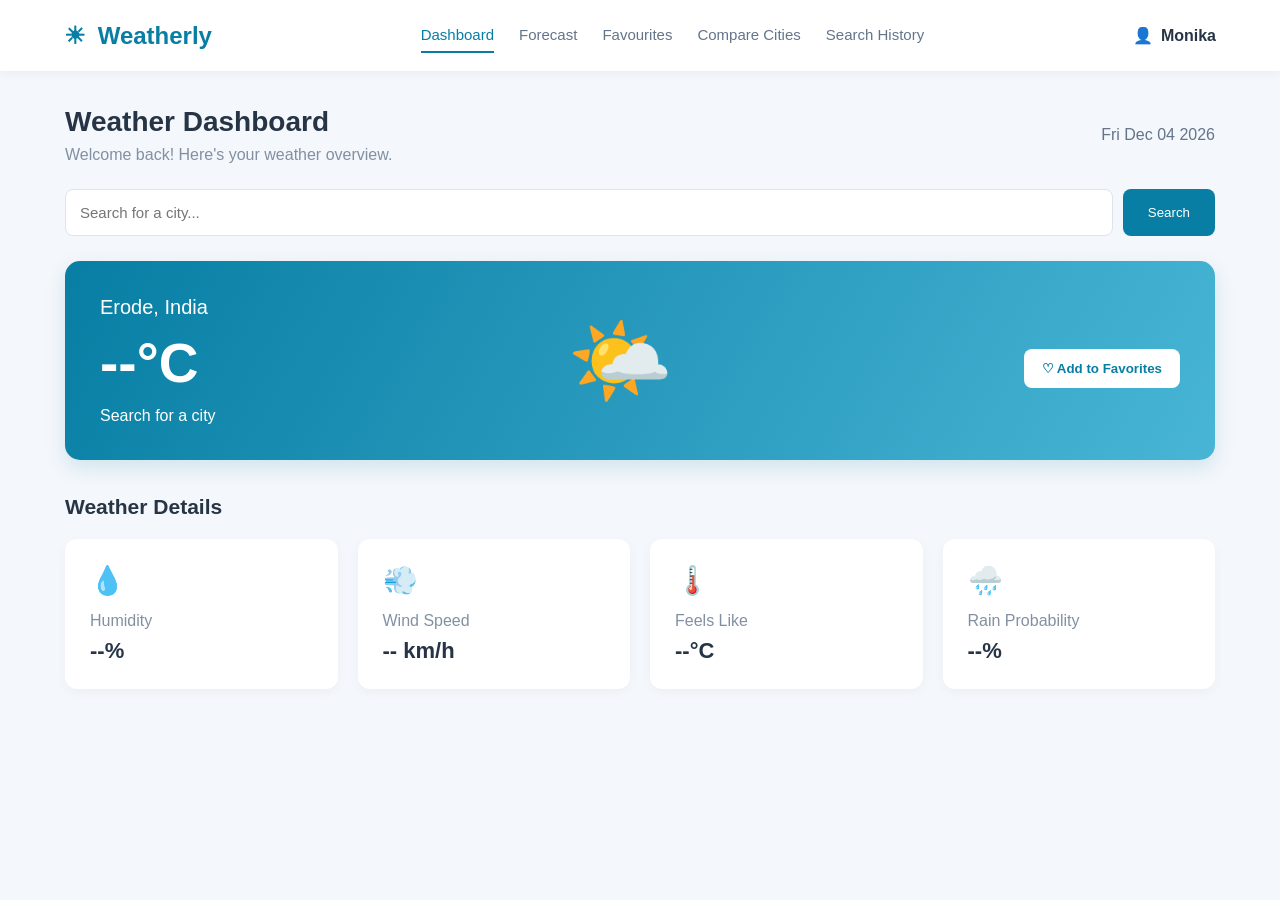
<file: Weather Management System/index.html>
<!DOCTYPE html>
<html lang="en">
<head>
    <meta charset="UTF-8">
    <meta name="viewport" content="width=device-width, initial-scale=1.0">
    <title>Weather Dashboard</title>

    <link rel="stylesheet" href="css/style.css">
    <link rel="stylesheet" href="css/component.css">
</head>
<body>

    <!-- Top Navigation -->
    <header class="topbar">
        <div class="logo">
            <span>☀</span> Weatherly
        </div>

        <nav class="navbar">
            <a href="#" class="active" data-section="dashboard">Dashboard</a>
            <a href="#" data-section="forecast">Forecast</a>
            <a href="#" data-section="favourites">Favourites</a>
            <a href="#" data-section="compare">Compare Cities</a>
            <a href="#" data-section="history">Search History</a>
        </nav>

        <div class="profile">
            <span>👤</span>
            <span>Monika</span>
        </div>
    </header>

    <!-- Main Content -->
    <main class="container">

        <!-- Dashboard Section -->
        <section id="dashboard" class="page-section active-section">

            <div class="page-heading">
                <div>
                    <h1>Weather Dashboard</h1>
                    <p>Welcome back! Here's your weather overview.</p>
                </div>

                <div class="date" id="currentDate"></div>
            </div>

            <!-- Search -->
            <div class="search-box">
                <input type="text" id="cityInput"
                    placeholder="Search for a city...">
                <button id="searchBtn">Search</button>
            </div>

            <!-- Current Weather -->
            <div class="weather-card">
                <div>
                    <p class="location" id="cityName">Erode, India</p>
                    <h2 id="temperature">--°C</h2>
                    <p id="weatherDescription">Search for a city</p>
                </div>

                <span id="weatherIcon" class="weather-icon">🌤️</span>

                <button id="addFavoriteBtn" class="favorite-btn">
                    ♡ Add to Favorites
                </button>
            </div>

            <!-- Weather Details -->
            <h2 class="section-title">Weather Details</h2>

            <div class="weather-grid">

                <div class="detail-card">
                    <span>💧</span>
                    <p>Humidity</p>
                    <h3 id="humidity">--%</h3>
                </div>

                <div class="detail-card">
                    <span>💨</span>
                    <p>Wind Speed</p>
                    <h3 id="windSpeed">-- km/h</h3>
                </div>

                <div class="detail-card">
                    <span>🌡️</span>
                    <p>Feels Like</p>
                    <h3 id="feelsLike">--°C</h3>
                </div>

                <div class="detail-card">
                    <span>🌧️</span>
                    <p>Rain Probability</p>
                    <h3 id="rainChance">--%</h3>
                </div>

            </div>
        </section>

        <!-- Search History Section -->
        <section id="history" class="page-section">

            <div class="page-heading">
                <div>
                    <h1>Search History</h1>
                    <p>View your recently searched cities.</p>
                </div>

                <button id="clearHistoryBtn" class="clear-btn">
                    Clear History
                </button>
            </div>

            <div id="historyContent" class="history-grid"></div>

        </section>

        <!-- Forecast Section -->
        <section id="forecast" class="page-section">
            <h1>Weather Forecast</h1>
            <p>View upcoming weather conditions.</p>
            <div id="forecastContent"></div>
        </section>

        <!-- Favourites Section -->
        <section id="favourites" class="page-section">
            <h1>Favourite Cities</h1>
            <p>Your saved cities will appear here.</p>
            <div id="favouritesContent" class="favorites-grid">
            </div>
        </section>

        <!-- Compare Cities Section -->
        <section id="compare" class="page-section">
            <h1>Compare Cities</h1>
            <p>Compare weather conditions between cities.</p>

            <div class="compare-form">
                <input type="text" id="compareCityOne" placeholder="First city">
                <input type="text" id="compareCityTwo" placeholder="Second city">
                <button id="compareBtn">Compare</button>
            </div>

            <div id="compareContent" class="compare-grid"></div>
        </section>

    </main>

   <script type="module" src="js/app.js"></script>
</body>
</html>
</file>
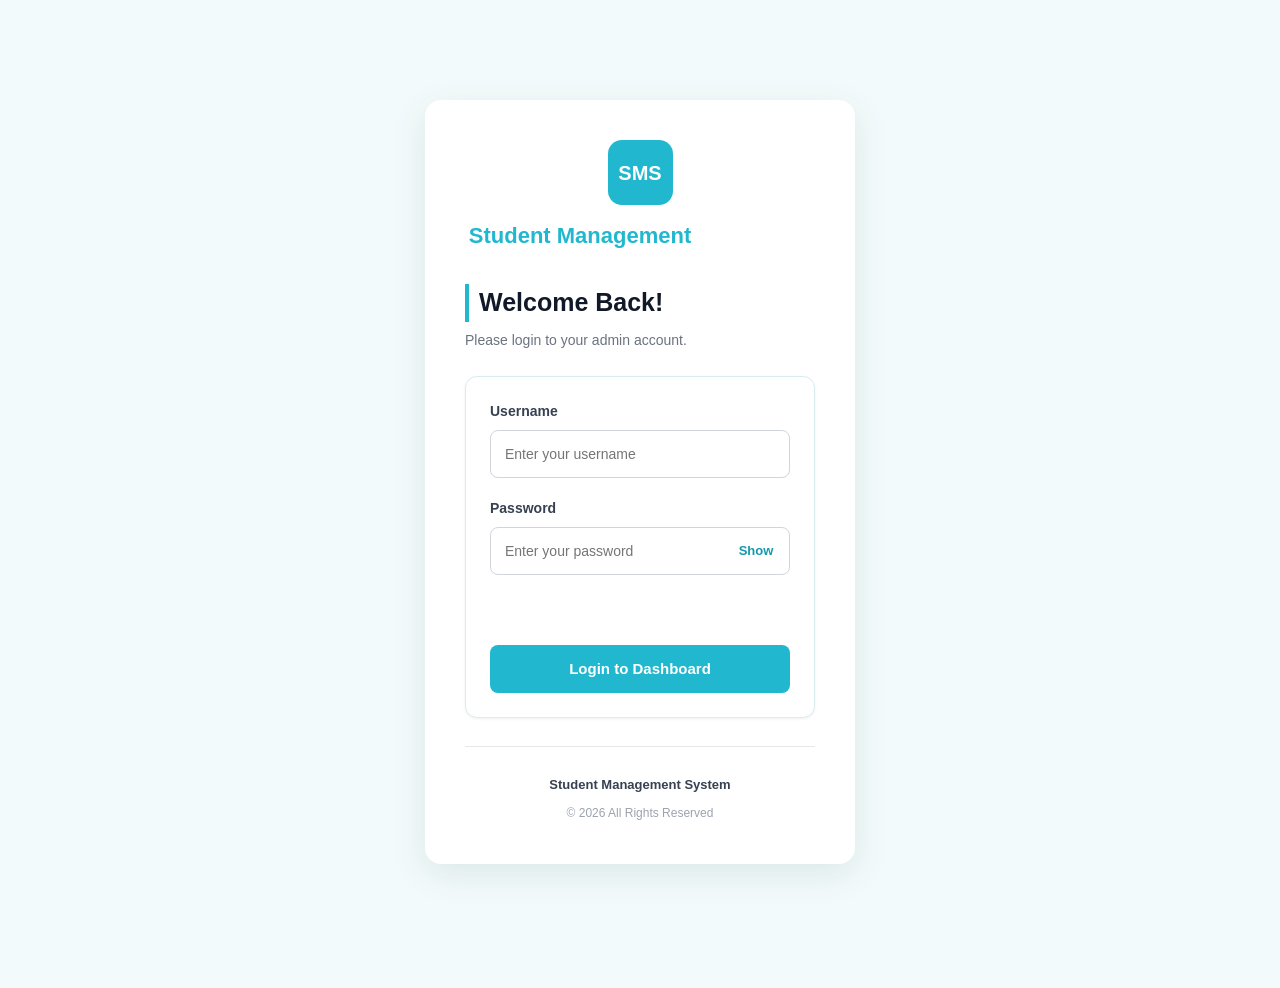
<file: login.html>
<!DOCTYPE html>
<html lang="en">
  <head>
    <meta charset="UTF-8">
    <meta name="viewport" content="width=device-width, initial-scale=1.0">

    <title>Admin Login | Student Management System</title>

    <link rel="stylesheet" href="css/login.css">
    <link rel="stylesheet" href="css/common.css">
  </head>
  <body>
    <main class="login-page">
      <section class="login-container">
        <div class="login-logo">
          <div class="logo-icon">SMS</div>
          <h1>Student Management</h1>
          <!-- <p>Management Portal</p> -->
        </div>

        <div class="login-heading">
          <h2>Welcome Back!</h2>
          <p>Please login to your admin account.</p>
        </div>

        <form id="loginForm">
          <div class="form-group">
            <label for="username">Username</label>

            <input type="text"  id="username"  name="username"  placeholder="Enter your username"  autocomplete="username"  required>
          </div>

          <div class="form-group">
            <label for="password">Password</label>

            <div class="password-wrapper">
              <input type="password" id="password" name="password" placeholder="Enter your password" autocomplete="current-password"   required>

              <button type="button" id="togglePassword"  class="toggle-password" aria-label="Show password">Show</button>
            </div>
          </div>

          <p id="errorMessage" class="error-message" role="alert"></p>

          <button type="submit" id="loginBtn" class="login-button">
            Login to Dashboard
          </button>
        </form>

        <div class="login-footer">
          <p>Student Management System</p>
          <span>© 2026 All Rights Reserved</span>
        </div>
      </section>
    </main>

    <script src="js/login.js"></script>
  </body>
</html>
</file>
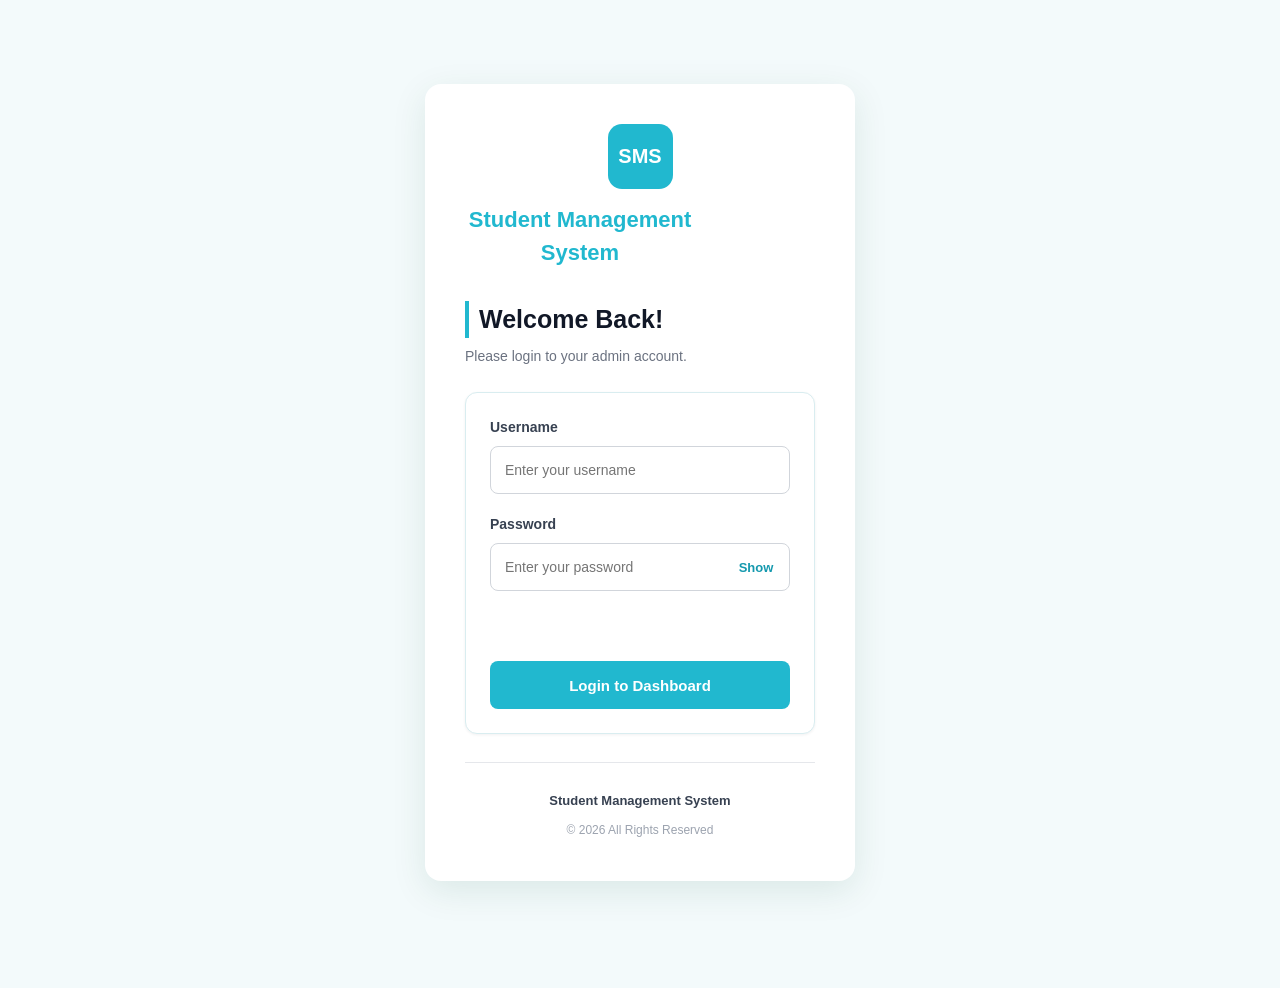
<file: Student Management System/login.html>
<!DOCTYPE html>
<html lang="en">
  <head>
    <meta charset="UTF-8">
    <meta name="viewport" content="width=device-width, initial-scale=1.0">

    <title>Admin Login | Student Management System</title>

    <link rel="stylesheet" href="css/login.css">
    <link rel="stylesheet" href="css/common.css">
  </head>
  <body>
    <main class="login-page">
      <section class="login-container">
        <div class="login-logo">
          <div class="logo-icon">SMS</div>
          <h1>Student Management System</h1>
          <!-- <p>Management Portal</p> -->
        </div>

        <div class="login-heading">
          <h2>Welcome Back!</h2>
          <p>Please login to your admin account.</p>
        </div>

        <form id="loginForm">
          <div class="form-group">
            <label for="username">Username</label>

            <input type="text"  id="username"  name="username"  placeholder="Enter your username"  autocomplete="username"  required>
          </div>

          <div class="form-group">
            <label for="password">Password</label>

            <div class="password-wrapper">
              <input type="password" id="password" name="password" placeholder="Enter your password" autocomplete="current-password"   required>

              <button type="button" id="togglePassword"  class="toggle-password" aria-label="Show password">Show</button>
            </div>
          </div>

          <p id="errorMessage" class="error-message" role="alert"></p>

          <button type="submit" id="loginBtn" class="login-button">
            Login to Dashboard
          </button>
        </form>

        <div class="login-footer">
          <p>Student Management System</p>
          <span>© 2026 All Rights Reserved</span>
        </div>
      </section>
    </main>

    <script src="js/login.js"></script>
  </body>
</html>
</file>
<file: css/common.css>
:root {
    --primary: #21B8CF;
    --primary-dark: #1599AE;
    --bg: #F3FAFB;
    --card: #FFFFFF;
    --text: #0F2930;
    --muted: #647D83;
    --border: #D9EDF0;
    --danger: #DC2626;
    --danger-dark: #B91C1C;
}
* {
    box-sizing: border-box;
}

body {
    position: relative;
    max-width: 1000px;
    margin: 0 auto;
    padding: 32px 20px 56px;
    background: var(--bg);
    color: var(--text);
    font-family: "Segoe UI", Arial, Helvetica, sans-serif;
    line-height: 1.5;
}

/* ---------- Headings ---------- */
h1 {
    font-size: 26px;
    margin: 0 0 6px;
    padding-right: 120px;
}

h2 {
    font-size: 18px;
    margin: 32px 0 14px;
    padding-left: 10px;
    border-left: 4px solid var(--primary);
}

p {
    margin: 8px 0;
}

p span {
    font-weight: 700;
}

/* ---------- Links ---------- */
a {
    color: var(--primary);
    text-decoration: none;
}

a:hover {
    text-decoration: underline;
}

/* "Back to ..." link */
body > a {
    display: inline-block;
    margin: 8px 0 4px;
    padding: 6px 14px;
    font-size: 14px;
    background: var(--card);
    border: 1px solid var(--border);
    border-radius: 999px;
}

body > a:hover {
    background: var(--primary);
    border-color: var(--primary);
    color: #fff;
    text-decoration: none;
}

/* ---------- Dashboard menu ---------- */
nav {
    display: flex;
    flex-wrap: wrap;
    gap: 10px;
    margin: 20px 0 8px;
}

nav a {
    padding: 10px 18px;
    font-size: 15px;
    font-weight: 600;
    background: var(--card);
    border: 1px solid var(--border);
    border-radius: 8px;
    box-shadow: 0 1px 2px rgba(15, 23, 42, 0.06);
    transition: all 0.15s;
}

nav a:hover {
    background: var(--primary);
    border-color: var(--primary);
    color: #fff;
    text-decoration: none;
    transform: translateY(-1px);
}

/* ---------- Buttons ---------- */
button {
    background: var(--primary);
    color: #fff;
    border: none;
    padding: 9px 18px;
    border-radius: 8px;
    font-size: 14px;
    font-weight: 600;
    cursor: pointer;
    transition: background 0.15s;
}

button:hover {
    background: var(--primary-dark);
}

button:disabled {
    background: #cbd5e1;
    cursor: not-allowed;
}

/* Logout sits at the top right of every page */
#logoutBtn {
    position: absolute;
    top: 32px;
    right: 20px;
    background: var(--card);
    color: var(--danger);
    border: 1px solid var(--danger);
}

#logoutBtn:hover {
    background: var(--danger);
    color: #fff;
}

/* ---------- Forms ---------- */
form {
    max-width: 520px;
    padding: 24px;
    background: var(--card);
    border: 1px solid var(--border);
    border-radius: 12px;
    box-shadow: 0 1px 3px rgba(15, 23, 42, 0.06);
}

label {
    display: block;
    margin: 14px 0 6px;
    font-size: 14px;
    font-weight: 600;
}

form label:first-child {
    margin-top: 0;
}

input,
select {
    padding: 10px 12px;
    font-size: 14px;
    color: var(--text);
    background: #fff;
    border: 1px solid #cbd5e1;
    border-radius: 8px;
}

form input,
form select {
    width: 100%;
}

input:focus,
select:focus {
    outline: none;
    border-color: var(--primary);
    box-shadow: 0 0 0 3px rgba(79, 70, 229, 0.18);
}

form button {
    margin-top: 18px;
}

/* ---------- Tables ---------- */
table {
    width: 100%;
    border-collapse: collapse;
    background: var(--card);
    border-radius: 12px;
    overflow: hidden;
    box-shadow: 0 1px 3px rgba(15, 23, 42, 0.08);
}

th,
td {
    padding: 12px 16px;
    text-align: left;
    border-bottom: 1px solid var(--border);
}

th {
    background: var(--primary);
    color: #fff;
    font-size: 13px;
    letter-spacing: 0.04em;
    text-transform: uppercase;
}

tbody tr:nth-child(even) {
    background: #f8fafc;
}

tbody tr:hover {
    background: #eef2ff;
}

tbody tr:last-child td {
    border-bottom: none;
}

td button {
    padding: 6px 12px;
    font-size: 13px;
    margin-right: 6px;
}

/* Last button in a row is Delete, so it is red */
td button:last-child {
    background: var(--danger);
    margin-right: 0;
}

td button:last-child:hover {
    background: var(--danger-dark);
}

/* ---------- Dashboard cards ---------- */
.stats {
    display: grid;
    grid-template-columns: repeat(auto-fit, minmax(200px, 1fr));
    gap: 16px;
}

.stat-card {
    padding: 20px;
    background: var(--card);
    border: 1px solid var(--border);
    border-top: 4px solid var(--primary);
    border-radius: 12px;
    box-shadow: 0 1px 3px rgba(15, 23, 42, 0.06);
}

.stat-card .label {
    display: block;
    font-size: 13px;
    font-weight: 600;
    letter-spacing: 0.04em;
    text-transform: uppercase;
    color: var(--muted);
}

.stat-card .value {
    display: block;
    margin-top: 6px;
    font-size: 34px;
    font-weight: 700;
    line-height: 1.2;
}

.stat-card .value.small {
    font-size: 20px;
}

.stat-card.warning {
    border-top-color: #f59e0b;
}

.stat-card.danger {
    border-top-color: var(--danger);
}

.stat-card.success {
    border-top-color: #16a34a;
}

/* ---------- Small screens ---------- */
@media (max-width: 600px) {
    h1 {
        font-size: 22px;
        padding-right: 0;
    }

    #logoutBtn {
        position: static;
        margin-top: 8px;
    }

    table {
        display: block;
        overflow-x: auto;
    }
}
</file>
<file: css/components.css>
/* Glossy White Card */
.card {
    background: linear-gradient(180deg, #ffffff 0%, #fcfefd 100%);
    border: 1px solid var(--border-light);
    border-radius: var(--radius-lg);
    padding: 22px 24px;
    box-shadow: var(--shadow-card);
    position: relative;
    transition: box-shadow var(--transition-fast), border-color var(--transition-fast);
}

.card:hover {
    border-color: var(--border-emerald);
}

.card-header {
    display: flex;
    align-items: center;
    justify-content: space-between;
    gap: 12px;
    margin-bottom: 18px;
    padding-bottom: 14px;
    border-bottom: 1px solid var(--border-light);
}

.card-title-wrap {
    display: flex;
    align-items: center;
    gap: 10px;
}

.card-icon {
    width: 36px;
    height: 36px;
    border-radius: 10px;
    background: var(--emerald-50);
    border: 1px solid var(--emerald-200);
    color: var(--emerald-600);
    display: flex;
    align-items: center;
    justify-content: center;
    font-size: 0.95rem;
    flex-shrink: 0;
}

.card-header h2 {
    font-size: 1.05rem;
    font-weight: 700;
    margin: 0;
}

.card-subtitle {
    font-size: 0.8rem;
    color: var(--text-muted);
}

/* Stat / KPI Cards */
.stats-grid {
    display: grid;
    grid-template-columns: repeat(auto-fit, minmax(215px, 1fr));
    gap: 18px;
}

.stat-card {
    background: linear-gradient(145deg, #ffffff 0%, #f7fcf9 100%);
    border: 1px solid var(--border-light);
    border-radius: var(--radius-lg);
    padding: 20px 22px;
    box-shadow: var(--shadow-card);
    display: flex;
    align-items: center;
    justify-content: space-between;
    gap: 14px;
    position: relative;
    overflow: hidden;
    transition: transform var(--transition-fast), box-shadow var(--transition-fast), border-color var(--transition-fast);
}

.stat-card::after {
    content: "";
    position: absolute;
    top: 0;
    left: 0;
    right: 0;
    height: 3px;
    background: linear-gradient(90deg, var(--emerald-400), var(--emerald-600));
    opacity: 0.85;
}

.stat-card:hover {
    transform: translateY(-3px);
    box-shadow: var(--shadow-elevated);
    border-color: var(--emerald-200);
}

.stat-info {
    display: flex;
    flex-direction: column;
    gap: 6px;
    min-width: 0;
}

.stat-label {
    font-size: 0.8rem;
    font-weight: 600;
    color: var(--text-muted);
    text-transform: uppercase;
    letter-spacing: 0.04em;
}

.stat-value {
    font-size: 1.75rem;
    font-weight: 800;
    color: var(--text-primary);
    line-height: 1.1;
}

.stat-icon {
    width: 48px;
    height: 48px;
    border-radius: 14px;
    background: linear-gradient(135deg, var(--emerald-500) 0%, var(--emerald-700) 100%);
    color: #ffffff;
    display: flex;
    align-items: center;
    justify-content: center;
    font-size: 1.2rem;
    box-shadow: 0 6px 14px rgba(5, 150, 105, 0.25), inset 0 1px 0 rgba(255, 255, 255, 0.35);
    flex-shrink: 0;
}

/* Variant Stat Accents */
.stat-card.stat-warning::after {
    background: linear-gradient(90deg, #fbbf24, #d97706);
}

.stat-card.stat-warning .stat-icon {
    background: linear-gradient(135deg, #f59e0b 0%, #b45309 100%);
    box-shadow: 0 6px 14px rgba(217, 119, 6, 0.24), inset 0 1px 0 rgba(255, 255, 255, 0.35);
}

.stat-card.stat-danger::after {
    background: linear-gradient(90deg, #f87171, #dc2626);
}

.stat-card.stat-danger .stat-icon {
    background: linear-gradient(135deg, #ef4444 0%, #b91c1c 100%);
    box-shadow: 0 6px 14px rgba(220, 38, 38, 0.24), inset 0 1px 0 rgba(255, 255, 255, 0.35);
}

/* Buttons */
button,
.btn {
    display: inline-flex;
    align-items: center;
    justify-content: center;
    gap: 8px;
    font-family: inherit;
    font-weight: 600;
    font-size: 0.875rem;
    padding: 10px 18px;
    border-radius: var(--radius-sm);
    border: 1px solid transparent;
    cursor: pointer;
    background: linear-gradient(135deg, var(--emerald-500) 0%, var(--emerald-600) 55%, var(--emerald-700) 100%);
    color: #ffffff;
    box-shadow: var(--shadow-emerald);
    transition: all var(--transition-fast);
    text-decoration: none;
    line-height: 1.2;
}

button:hover,
.btn:hover {
    background: linear-gradient(135deg, var(--emerald-400) 0%, var(--emerald-600) 50%, var(--emerald-800) 100%);
    transform: translateY(-1px);
    box-shadow: 0 8px 20px -4px rgba(5, 150, 105, 0.45), inset 0 1px 0 rgba(255, 255, 255, 0.4);
    color: #ffffff;
}

button:active,
.btn:active {
    transform: translateY(0);
}

button:disabled,
.btn:disabled {
    background: #cbd5e1;
    color: #64748b;
    box-shadow: none;
    cursor: not-allowed;
    transform: none;
}

/* Back Link Button */
.back-link {
    display: inline-flex;
    align-items: center;
    gap: 7px;
    padding: 8px 14px;
    border-radius: var(--radius-sm);
    background: #ffffff;
    border: 1px solid var(--border-light);
    color: var(--text-secondary);
    font-size: 0.84rem;
    font-weight: 600;
    box-shadow: var(--shadow-sm);
    transition: all var(--transition-fast);
}

.back-link:hover {
    background: var(--emerald-50);
    border-color: var(--emerald-300);
    color: var(--emerald-700);
    transform: translateX(-2px);
}

/* Logout Button */
#logoutBtn,
.btn-logout {
    background: #ffffff;
    color: var(--danger-600);
    border: 1px solid var(--danger-200);
    box-shadow: var(--shadow-sm);
    padding: 8px 14px;
    font-size: 0.84rem;
}

#logoutBtn:hover,
.btn-logout:hover {
    background: var(--danger-600);
    color: #ffffff;
    border-color: var(--danger-600);
    box-shadow: 0 6px 14px rgba(220, 38, 38, 0.25);
}

/* Forms & Inputs */
form {
    display: flex;
    flex-direction: column;
    gap: 14px;
    width: 100%;
    max-width: 100%;
    margin: 0;
    padding: 0;
    background: transparent;
    box-shadow: none;
}

.form-group {
    display: flex;
    flex-direction: column;
    gap: 6px;
}

label {
    display: block;
    margin: 0;
    font-size: 0.82rem;
    font-weight: 600;
    color: var(--text-primary);
}

input[type="text"],
input[type="email"],
input[type="password"],
input[type="date"],
input[type="number"],
select,
textarea {
    width: 100%;
    font-family: inherit;
    font-size: 0.9rem;
    color: var(--text-primary);
    background: #ffffff;
    border: 1.5px solid #d5e2db;
    border-radius: var(--radius-sm);
    padding: 10px 13px;
    transition: border-color var(--transition-fast), box-shadow var(--transition-fast), background-color var(--transition-fast);
    outline: none;
}

input::placeholder {
    color: #9ca3af;
}

input:hover,
select:hover {
    border-color: #a7d7c0;
}

input:focus,
select:focus {
    border-color: var(--emerald-500);
    background: #ffffff;
    box-shadow: 0 0 0 4px rgba(16, 185, 129, 0.14);
}

form button[type="submit"] {
    margin-top: 4px;
    width: 100%;
    padding: 11px 18px;
}

/* Status / Validation Messages */
.form-message,
#studentMessage,
#courseMessage,
#trainerMessage,
#attendanceMessage,
#assignmentMessage,
#profileMessage,
#passwordMessage {
    min-height: 20px;
    font-size: 0.84rem;
    font-weight: 600;
    margin: 2px 0 0;
}

.form-message:not(:empty),
#studentMessage:not(:empty),
#courseMessage:not(:empty),
#trainerMessage:not(:empty),
#attendanceMessage:not(:empty),
#assignmentMessage:not(:empty),
#profileMessage:not(:empty),
#passwordMessage:not(:empty) {
    padding: 9px 12px;
    border-radius: var(--radius-sm);
    background: var(--emerald-50);
    border: 1px solid var(--emerald-200);
}

/* Responsive Tables */
.table-container {
    width: 100%;
    overflow-x: auto;
    border-radius: var(--radius-md);
    border: 1px solid var(--border-light);
    background: #ffffff;
}

table {
    width: 100%;
    border-collapse: collapse;
    border: none;
    background: #ffffff;
    font-size: 0.88rem;
    min-width: 520px;
}

thead {
    background: linear-gradient(90deg, var(--emerald-700) 0%, var(--emerald-600) 100%);
}

th {
    padding: 13px 16px;
    text-align: left;
    font-size: 0.78rem;
    font-weight: 700;
    text-transform: uppercase;
    letter-spacing: 0.05em;
    color: #ffffff;
    border: none;
    white-space: nowrap;
}

td {
    padding: 13px 16px;
    text-align: left;
    color: var(--text-primary);
    border: none;
    border-bottom: 1px solid #eef4f0;
    vertical-align: middle;
}

tbody tr {
    transition: background-color var(--transition-fast);
}

tbody tr:hover {
    background-color: #f4fbf7;
}

tbody tr:last-child td {
    border-bottom: none;
}

/* Table Action Buttons */
td button {
    padding: 6px 12px;
    font-size: 0.78rem;
    font-weight: 600;
    border-radius: 7px;
    margin-right: 6px;
    box-shadow: none;
}

td button:last-child {
    margin-right: 0;
}

/* Badges */
.badge {
    display: inline-flex;
    align-items: center;
    gap: 5px;
    padding: 4px 10px;
    border-radius: 999px;
    font-size: 0.75rem;
    font-weight: 600;
}

.badge-emerald {
    background: var(--emerald-100);
    color: var(--emerald-800);
}

.badge-warning {
    background: var(--warning-50);
    color: var(--warning-700);
    border: 1px solid var(--warning-200);
}

.badge-danger {
    background: var(--danger-50);
    color: var(--danger-700);
    border: 1px solid var(--danger-200);
}
</file>
<file: css/layout.css>
.app-layout {
    display: flex;
    min-height: 100vh;
    width: 100%;
    position: relative;
}

/* Pure CSS Mobile Drawer Toggle Checkbox */
.sidebar-toggle-checkbox {
    position: absolute;
    opacity: 0;
    pointer-events: none;
}

.sidebar-overlay {
    display: none;
    position: fixed;
    inset: 0;
    background: rgba(2, 44, 34, 0.45);
    backdrop-filter: blur(3px);
    z-index: 90;
    opacity: 0;
    transition: opacity var(--transition-smooth);
}

/* Fixed Left Sidebar */
.sidebar {
    position: fixed;
    top: 0;
    left: 0;
    bottom: 0;
    width: var(--sidebar-width);
    background: linear-gradient(180deg, #064e3b 0%, #043d2f 60%, #022c22 100%);
    color: var(--text-on-emerald);
    display: flex;
    flex-direction: column;
    z-index: 100;
    box-shadow: 4px 0 24px rgba(2, 44, 34, 0.14);
    border-right: 1px solid rgba(255, 255, 255, 0.08);
    transition: transform var(--transition-smooth);
}

.sidebar::before {
    content: "";
    position: absolute;
    inset: 0;
    background: radial-gradient(circle at 20% 0%, rgba(52, 211, 153, 0.16), transparent 55%);
    pointer-events: none;
}

.sidebar-brand {
    position: relative;
    display: flex;
    align-items: center;
    gap: 12px;
    padding: 20px 20px 18px;
    border-bottom: 1px solid rgba(255, 255, 255, 0.1);
}

.brand-logo {
    width: 42px;
    height: 42px;
    border-radius: 12px;
    background: linear-gradient(135deg, var(--emerald-400) 0%, var(--emerald-600) 100%);
    display: flex;
    align-items: center;
    justify-content: center;
    font-size: 1.15rem;
    color: #fff;
    box-shadow: 0 4px 14px rgba(16, 185, 129, 0.4), inset 0 1px 0 rgba(255, 255, 255, 0.45);
    flex-shrink: 0;
}

.brand-text {
    display: flex;
    flex-direction: column;
    min-width: 0;
}

.brand-title {
    font-size: 1rem;
    font-weight: 800;
    color: #ffffff;
    letter-spacing: -0.02em;
    line-height: 1.2;
}

.brand-subtitle {
    font-size: 0.72rem;
    font-weight: 500;
    color: var(--emerald-200);
    opacity: 0.85;
    letter-spacing: 0.02em;
}

.sidebar-close-btn {
    display: none;
    margin-left: auto;
    width: 32px;
    height: 32px;
    border-radius: 8px;
    align-items: center;
    justify-content: center;
    color: #d1fae5;
    background: rgba(255, 255, 255, 0.08);
    cursor: pointer;
    transition: background var(--transition-fast);
}

.sidebar-close-btn:hover {
    background: rgba(255, 255, 255, 0.18);
}

.sidebar-section-label {
    padding: 18px 20px 8px;
    font-size: 0.68rem;
    font-weight: 700;
    text-transform: uppercase;
    letter-spacing: 0.09em;
    color: rgba(167, 243, 208, 0.6);
}

.sidebar-nav {
    position: relative;
    flex: 1;
    padding: 6px 12px 16px;
    display: flex;
    flex-direction: column;
    gap: 4px;
    overflow-y: auto;
    font-size: 0.92rem;
    margin: 0;
}

.sidebar-nav a {
    display: flex;
    align-items: center;
    gap: 12px;
    padding: 11px 14px;
    border-radius: var(--radius-md);
    color: rgba(236, 253, 245, 0.82);
    font-weight: 500;
    font-size: 0.9rem;
    margin: 0;
    transition: all var(--transition-fast);
    position: relative;
}

.sidebar-nav a i {
    width: 20px;
    text-align: center;
    font-size: 1rem;
    color: var(--emerald-300);
    transition: transform var(--transition-fast), color var(--transition-fast);
}

.sidebar-nav a:hover {
    background: rgba(255, 255, 255, 0.1);
    color: #ffffff;
    transform: translateX(3px);
}

.sidebar-nav a:hover i {
    color: #ffffff;
}

.sidebar-nav a.active {
    background: linear-gradient(135deg, rgba(16, 185, 129, 0.95) 0%, rgba(5, 150, 105, 0.95) 100%);
    color: #ffffff;
    font-weight: 600;
    box-shadow: 0 6px 16px rgba(0, 0, 0, 0.2), inset 0 1px 0 rgba(255, 255, 255, 0.35);
}

.sidebar-nav a.active i {
    color: #ffffff;
}

.sidebar-footer {
    position: relative;
    padding: 14px 16px;
    border-top: 1px solid rgba(255, 255, 255, 0.1);
    background: rgba(0, 0, 0, 0.14);
}

.sidebar-footer-card {
    display: flex;
    align-items: center;
    gap: 10px;
    font-size: 0.78rem;
    color: var(--emerald-100);
}

.sidebar-footer-card i {
    color: var(--emerald-400);
    font-size: 1rem;
}

.sidebar-footer-card strong {
    display: block;
    color: #ffffff;
    font-size: 0.8rem;
}

.sidebar-footer-card span {
    font-weight: 400;
    opacity: 0.8;
    font-size: 0.72rem;
}

/* Main Content Wrapper */
.main-wrapper {
    flex: 1;
    margin-left: var(--sidebar-width);
    min-width: 0;
    display: flex;
    flex-direction: column;
    min-height: 100vh;
}

/* Top Navigation Bar */
.topbar {
    position: sticky;
    top: 0;
    z-index: 50;
    height: var(--topbar-height);
    background: rgba(255, 255, 255, 0.85);
    backdrop-filter: blur(14px);
    -webkit-backdrop-filter: blur(14px);
    border-bottom: 1px solid var(--border-light);
    box-shadow: 0 2px 12px rgba(6, 78, 59, 0.04);
    padding: 0 28px;
    display: flex;
    align-items: center;
    justify-content: space-between;
    gap: 16px;
}

.topbar-left {
    display: flex;
    align-items: center;
    gap: 14px;
    min-width: 0;
}

.menu-toggle-btn {
    display: none;
    width: 40px;
    height: 40px;
    border-radius: var(--radius-sm);
    background: var(--emerald-50);
    color: var(--emerald-700);
    border: 1px solid var(--emerald-200);
    align-items: center;
    justify-content: center;
    cursor: pointer;
    font-size: 1.1rem;
    flex-shrink: 0;
    transition: all var(--transition-fast);
}

.menu-toggle-btn:hover {
    background: var(--emerald-600);
    color: #ffffff;
    border-color: var(--emerald-600);
}

.topbar-title-group {
    display: flex;
    flex-direction: column;
    min-width: 0;
}

.topbar-title-group h1 {
    font-size: 1.3rem;
    font-weight: 800;
    color: var(--text-primary);
    white-space: nowrap;
    overflow: hidden;
    text-overflow: ellipsis;
}

.topbar-breadcrumb {
    font-size: 0.76rem;
    color: var(--text-muted);
    font-weight: 500;
}

.topbar-actions {
    display: flex;
    align-items: center;
    gap: 12px;
    flex-shrink: 0;
}

.topbar-user-pill {
    display: inline-flex;
    align-items: center;
    gap: 8px;
    padding: 6px 14px;
    border-radius: 999px;
    background: var(--emerald-50);
    border: 1px solid var(--emerald-200);
    font-size: 0.82rem;
    color: var(--emerald-900);
    font-weight: 500;
}

.topbar-user-pill i {
    color: var(--emerald-600);
}

.topbar-user-pill span {
    font-weight: 700;
    color: var(--emerald-800);
}

/* Main Content Area */
.main-content {
    flex: 1;
    padding: 28px;
    width: 100%;
    max-width: 1360px;
    margin: 0 auto;
    display: flex;
    flex-direction: column;
    gap: 24px;
}

.page-intro-bar {
    display: flex;
    align-items: center;
    justify-content: space-between;
    flex-wrap: wrap;
    gap: 14px;
}

.page-intro-text h2 {
    font-size: 1.2rem;
    color: var(--text-primary);
}

.page-intro-text p {
    font-size: 0.88rem;
    color: var(--text-muted);
    margin-top: 2px;
}

/* Reusable 2-Column Management Layout (Form + Table) */
.management-grid {
    display: grid;
    grid-template-columns: 370px minmax(0, 1fr);
    gap: 24px;
    align-items: start;
}

/* =========================================================
   Responsive Breakpoints
   ========================================================= */

@media (max-width: 1120px) {
    .management-grid {
        grid-template-columns: 1fr;
    }
}

@media (max-width: 992px) {
    .sidebar {
        transform: translateX(-100%);
    }

    .sidebar-close-btn {
        display: flex;
    }

    .menu-toggle-btn {
        display: flex;
    }

    .main-wrapper {
        margin-left: 0;
    }

    .sidebar-toggle-checkbox:checked ~ .sidebar {
        transform: translateX(0);
    }

    .sidebar-toggle-checkbox:checked ~ .sidebar-overlay {
        display: block;
        opacity: 1;
    }

    .topbar {
        padding: 0 18px;
    }

    .main-content {
        padding: 20px 18px 32px;
    }
}

@media (max-width: 640px) {
    .topbar {
        height: 64px;
        padding: 0 14px;
    }

    .topbar-title-group h1 {
        font-size: 1.08rem;
    }

    .topbar-breadcrumb {
        display: none;
    }

    .topbar-user-pill {
        display: none;
    }

    .main-content {
        padding: 16px 14px 28px;
        gap: 18px;
    }
}
</file>
<file: css/dashboard.css>
:root {
    --primary: #21B8CF;
    --primary-dark: #1599AE;
    --primary-light: #E8F9FC;
    --background: #F5FAFB;
    --white: #FFFFFF;
    --text: #243B40;
    --muted: #829499;
    --border: #E5EEF0;
    --success: #16A36A;
    --warning: #E7A23B;
    --danger: #E05252;
    --shadow: 0 4px 18px rgba(24, 70, 80, 0.05);
}

* {
    margin: 0;
    padding: 0;
    box-sizing: border-box;
}

body {
    max-width: none;
    min-height: 100vh;
    padding: 0;
    margin: 0;
    background: var(--background);
    color: var(--text);
    font-family: "Segoe UI", Arial, sans-serif;
}

a {
    text-decoration: none;
}

/* Main Layout */
.dashboard-container {
    display: flex;
    min-height: 100vh;
}

/* Sidebar */
.sidebar {
    width: 255px;
    min-width: 255px;
    height: 100vh;
    min-height: 100vh;
    position: sticky;
    top: 0;
    align-self: flex-start;
    padding: 25px 16px;
    background: var(--white);
    border-right: 1px solid var(--border);
    display: flex;
    flex-direction: column;
}
.brand {
    display: flex;
    align-items: center;
    gap: 12px;
    padding: 0 10px 30px;
}
.brand-logo {
    width: 43px;
    height: 43px;
    background: var(--primary);
    color: white;
    border-radius: 12px;
    display: grid;
    place-items: center;
    font-size: 23px;
    font-weight: 700;
}
.brand h2 {
    border: none;
    padding: 0;
    margin: 0;
    font-size: 18px;
    color: var(--text);
}
.brand p {
    margin: 3px 0 0;
    font-size: 12px;
    color: var(--muted);
}
.menu-heading {
    padding: 12px 12px 9px;
    color: #9AA9AD;
    font-size: 11px;
    font-weight: 700;
    letter-spacing: 1.2px;
}
.sidebar-nav {
    display: flex;
    flex-direction: column;
    gap: 6px;
    margin: 0;
}
.sidebar-nav a {
    display: flex;
    align-items: center;
    gap: 13px;
    padding: 12px 14px;
    color: #647A80;
    border-radius: 9px;
    font-size: 14px;
    font-weight: 500;
    transition: 0.2s ease;
}
.sidebar-nav a:hover {
    background: var(--primary-light);
    color: var(--primary-dark);
    transform: none;
}
.sidebar-nav a.active {
    background: var(--primary-light);
    color: var(--primary-dark);
    font-weight: 700;
}
.nav-icon {
    width: 22px;
    text-align: center;
    font-size: 18px;
}
.settings-heading {
    margin-top: 20px;
}
.sidebar-bottom {
    margin-top: auto;
    width: 100%;
    padding-top: 20px;
}
.admin-mini {
    display: flex;
    align-items: center;
    gap: 11px;
    padding: 15px 8px;
    border-top: 1px solid var(--border);
}
.admin-avatar,
.topbar-avatar {
    width: 38px;
    height: 38px;
    background: var(--primary-light);
    color: var(--primary-dark);
    border-radius: 50%;
    display: grid;
    place-items: center;
    font-weight: 700;
}
.admin-mini strong,
.topbar-user strong {
    display: block;
    font-size: 13px;
}
.admin-mini small,
.topbar-user small {
    display: block;
    margin-top: 3px;
    color: var(--muted);
    font-size: 11px;
}
.logout-btn {
    display: inline-flex;
    align-items: center;
    justify-content: center;
    width: 100%;
    min-height: 40px;
    padding: 9px 15px;
    margin: 0;
    color: var(--danger);
    background: var(--white);
    border: 1px solid #F2D5D5;
    border-radius: 8px;
    font-size: 13px;
    font-weight: 600;
    cursor: pointer;
}
.logout-btn:hover {
    background: #FFF1F1;
    color: #C53030;
}
/* Main Content */
.main-content {
    flex: 1;
    min-width: 0;
    min-height: 100vh;
    padding: 22px 30px;
}
.topbar {
    display: flex;
    align-items: center;
    justify-content: space-between;
    gap: 20px;
    margin-bottom: 20px;
}
.topbar-label {
    color: var(--primary-dark);
    font-size: 11px;
    font-weight: 700;
    letter-spacing: 1.5px;
}
.topbar h1 {
    padding: 0;
    margin: 5px 0;
    font-size: 28px;
    color: var(--text);
}
.current-date {
    margin: 0;
    color: var(--muted);
    font-size: 13px;
}
.topbar-user {
    display: flex;
    align-items: center;
    gap: 10px;
    padding: 9px 15px;
    background: white;
    border: 1px solid var(--border);
    border-radius: 10px;
}

/* Welcome Section */
.welcome-section {
    display: flex;
    align-items: center;
    justify-content: space-between;
    padding: 10px 25px;
    margin-bottom: 22px;
    color: white;
    background: linear-gradient(110deg, #21B8CF, #1599AE);
    border-radius: 14px;
    box-shadow: 0 7px 20px rgba(33, 184, 207, 0.15);
}
.welcome-section h2 {
    margin: 0 0 7px;
    padding: 0;
    border: none;
    color: white;
    font-size: 21px;
}
.welcome-section p {
    margin: 0;
    color: rgba(255,255,255,0.9);
    font-size: 13px;
}
.welcome-icon {
    font-size: 48px;
    opacity: 0.8;
}

/* Section Headings */
.dashboard-section {
    margin-bottom: 22px;
}
.section-heading,
.content-card-heading {
    display: flex;
    justify-content: space-between;
    align-items: center;
    margin-bottom: 17px;
}
.section-heading h2,
.content-card-heading h2 {
    border: none;
    padding: 0;
    margin: 0 0 5px;
    font-size: 18px;
    color: var(--text);
}
.section-heading p,
.content-card-heading p {
    margin: 0;
    color: var(--muted);
    font-size: 12px;
}

/* Overview Cards */
.overview-grid {
    display: grid;
    grid-template-columns: repeat(4, minmax(0, 1fr));
    gap: 11px;
}
.overview-card {
    min-width: 0;
    padding: 13px 15px;
    background: var(--white);
    border: 1px solid var(--border);
    border-radius: 11px;
    box-shadow: var(--shadow);
    transition: 0.2s ease;
}
.overview-card:hover {
    transform: translateY(-3px);
    box-shadow: 0 8px 22px rgba(33,184,207,0.10);
}
.card-top {
    display: flex;
    align-items: center;
    justify-content: space-between;
    gap: 8px;
    margin-bottom: 12px;
}
.card-icon {
    width: 43px;
    height: 43px;
    display: grid;
    place-items: center;
    border-radius: 11px;
    font-size: 21px;
}
.students-icon,
.courses-icon,
.trainers-icon,
.attendance-icon {
    color: var(--primary-dark);
    background: var(--primary-light);
}
.card-tag {
    color: var(--muted);
    font-size: 11px;
    font-weight: 600;
}
.overview-card h3 {
    margin: 0 0 5px;
    color: var(--text);
    font-size: 29px;
}
.overview-card > p {
    margin: 0;
    color: var(--muted);
    font-size: 12px;
}
.attendance-detail {
    display: flex;
    flex-wrap: wrap;
    gap: 9px;
    margin-top: 12px;
    font-size: 11px;
    color: var(--muted);
}

/* Activity and Quick Actions */
.bottom-grid {
    display: grid;
    grid-template-columns: 1.2fr 0.8fr;
    gap: 20px;
    margin-bottom: 22px;
}
.content-card {
    min-width: 0;
    padding: 18px;
    background: var(--white);
    border: 1px solid var(--border);
    border-radius: 13px;
    box-shadow: var(--shadow);
}
.heading-icon {
    width: 36px;
    height: 36px;
    display: grid;
    place-items: center;
    background: var(--primary-light);
    color: var(--primary-dark);
    border-radius: 9px;
    font-size: 19px;
}
/* Recent Activity */

.activity-list {
    display: flex;
    flex-direction: column;
}
.activity-item {
    display: flex;
    align-items: center;
    gap: 13px;
    padding: 13px 0;
    border-bottom: 1px solid var(--border);
}
.activity-item:last-child {
    border-bottom: none;
}
.activity-icon {
    width: 36px;
    height: 36px;
    flex-shrink: 0;
    display: grid;
    place-items: center;
    background: var(--primary-light);
    color: var(--primary-dark);
    border-radius: 50%;
    font-size: 16px;
}
.activity-info {
    flex: 1;
    min-width: 0;
}
.activity-info strong {
    display: block;
    font-size: 13px;
    font-weight: 600;
}
.activity-info small {
    display: block;
    margin-top: 3px;
    color: var(--muted);
    font-size: 11px;
}
.activity-type {
    color: var(--primary-dark);
    font-size: 11px;
    font-weight: 600;
}
.empty-message {
    padding: 25px 5px;
    text-align: center;
    color: var(--muted);
    font-size: 13px;
}

/* Quick Actions */
.quick-actions {
    display: flex;
    flex-direction: column;
    gap: 9px;
}
.quick-action {
    display: flex;
    align-items: center;
    gap: 12px;
    padding: 12px;
    border: 1px solid var(--border);
    border-radius: 9px;
    color: var(--text);
    transition: 0.2s ease;
}
.quick-action:hover {
    background: var(--primary-light);
    border-color: var(--primary);
    text-decoration: none;
}
.action-icon {
    width: 35px;
    height: 35px;
    flex-shrink: 0;
    display: grid;
    place-items: center;
    background: var(--primary-light);
    color: var(--primary-dark);
    border-radius: 8px;
    font-size: 19px;
}
.quick-action strong {
    display: block;
    font-size: 12px;
}
.quick-action small {
    display: block;
    margin-top: 3px;
    color: var(--muted);
    font-size: 10px;
}
.action-arrow {
    margin-left: auto;
    color: var(--primary-dark);
    font-size: 22px;
}

/* Assignment Summary */

.assignment-grid {
    display: grid;
    grid-template-columns: repeat(3, 1fr);
    gap: 16px;
}
.assignment-box {
    display: flex;
    align-items: center;
    gap: 13px;
    padding: 14px;
    background: white;
    border: 1px solid var(--border);
    border-radius: 11px;
}
.assignment-box h3 {
    font-size: 23px;
    margin: 0;
}
.assignment-box p {
    margin: 3px 0 0;
    color: var(--muted);
    font-size: 12px;
}
.assignment-dot {
    width: 11px;
    height: 11px;
    flex-shrink: 0;
    border-radius: 50%;
}
.pending-box .assignment-dot {
    background: var(--warning);
}
.pending-box h3 {
    color: var(--warning);
}
.overdue-box .assignment-dot {
    background: var(--danger);
}
.overdue-box h3 {
    color: var(--danger);
}
.completed-box .assignment-dot {
    background: var(--success);
}
.completed-box h3 {
    color: var(--success);
}
.view-all {
    color: var(--primary-dark);
    font-size: 12px;
    font-weight: 600;
}

/* Footer */
.dashboard-footer {
    padding: 20px 0 5px;
    border-top: 1px solid var(--border);
    text-align: center;
}
.dashboard-footer p {
    margin: 0;
    color: var(--muted);
    font-size: 11px;
}

/* Tablet */

@media (max-width: 1100px) {
    .sidebar {
        width: 220px;
        min-width: 220px;
    }
    .main-content {padding: 25px;}
    .overview-grid {grid-template-columns: repeat(2, minmax(0, 1fr));}
}

/* Mobile */

@media (max-width: 760px) {
    .dashboard-container {  display: block;    }
    .sidebar {
            position: static;
            width: 100%;
            min-width: 0;
            height: auto;
            min-height: auto;
        }
    .brand {  padding-bottom: 12px;    }
    .menu-heading,
    .sidebar-bottom {  display: none;    }
    .sidebar-nav {
        flex-direction: row;
        flex-wrap: wrap;
        gap: 6px;
    }

    .sidebar-nav a {
        padding: 9px 11px;
        font-size: 12px;
    }

    .nav-icon {
        width: auto;
    }

    .main-content {
        padding: 20px 15px;
    }

    .topbar h1 {
        font-size: 23px;
    }

    .topbar-user {
        padding: 7px;
    }

    .topbar-user small {
        display: none;
    }

    .bottom-grid {
        grid-template-columns: 1fr;
    }
}

@media (max-width: 480px) {
    .overview-grid {
        grid-template-columns: 1fr;
    }

    .assignment-grid {
        grid-template-columns: 1fr;
    }

    .welcome-section {
        padding: 20px;
    }

    .welcome-section h2 {
        font-size: 17px;
    }

    .welcome-icon {
        font-size: 32px;
    }

    .topbar-user {
        display: none;
    }

    .section-heading h2 {
        font-size: 17px;
    }

    .content-card {
        padding: 16px;
    }
}
</file>
<file: css/students.css>
:root {
    --primary: #21B8CF;
    --primary-dark: #1599AE;
    --primary-light: #E8F9FC;
    --background: #F5FAFB;
    --white: #FFFFFF;
    --text: #243B40;
    --muted: #829499;
    --border: #E5EEF0;
    --success: #16A36A;
    --warning: #E7A23B;
    --danger: #DC5252;
    --shadow: 0 4px 18px rgba(24, 70, 80, 0.05);
}

* {
    box-sizing: border-box;
}

body {
    max-width: none;
    min-height: 100vh;
    padding: 0;
    margin: 0;
    background: var(--background);
    color: var(--text);
    font-family: "Segoe UI", Arial, sans-serif;
}

.dashboard-container {
    display: flex;
    min-height: 100vh;
}

/* Sidebar */

.sidebar {
    width: 255px;
    min-width: 255px;
    height: 100vh;
    min-height: 100vh;
    position: sticky;
    top: 0;
    align-self: flex-start;
    padding: 25px 16px;
    background: var(--white);
    border-right: 1px solid var(--border);
    display: flex;
    flex-direction: column;
}

.brand {
    display: flex;
    align-items: center;
    gap: 12px;
    padding: 0 10px 30px;
}

.brand-logo {
    width: 43px;
    height: 43px;
    background: var(--primary);
    color: white;
    border-radius: 12px;
    display: grid;
    place-items: center;
    font-size: 23px;
    font-weight: 700;
}

.brand h2 {
    border: none;
    padding: 0;
    margin: 0;
    font-size: 18px;
    color: var(--text);
}

.brand p {
    margin: 3px 0 0;
    font-size: 12px;
    color: var(--muted);
}

.menu-heading {
    padding: 12px;
    color: #9AA9AD;
    font-size: 11px;
    font-weight: 700;
    letter-spacing: 1.2px;
}

.sidebar-nav {
    display: flex;
    flex-direction: column;
    gap: 6px;
}

.sidebar-nav a {
    display: flex;
    align-items: center;
    gap: 13px;
    padding: 12px 14px;
    color: #647A80;
    border-radius: 9px;
    font-size: 14px;
    transition: 0.2s ease;
}

.sidebar-nav a:hover,
.sidebar-nav a.active {
    background: var(--primary-light);
    color: var(--primary-dark);
}

.sidebar-nav a.active {
    font-weight: 700;
}

.nav-icon {
    width: 22px;
    text-align: center;
    font-size: 18px;
}

.settings-heading {
    margin-top: 20px;
}

.sidebar-bottom {
    margin-top: auto;
    padding-top: 20px;
}

.admin-mini {
    display: flex;
    align-items: center;
    gap: 11px;
    padding: 15px 8px;
    border-top: 1px solid var(--border);
}

.admin-avatar,
.topbar-avatar {
    width: 38px;
    height: 38px;
    background: var(--primary-light);
    color: var(--primary-dark);
    border-radius: 50%;
    display: grid;
    place-items: center;
    font-weight: 700;
}

.admin-mini strong,
.topbar-user strong {
    display: block;
    font-size: 13px;
}

.admin-mini small,
.topbar-user small {
    display: block;
    margin-top: 3px;
    color: var(--muted);
    font-size: 11px;
}

.sidebar .logout-btn {
    position: static;
    width: 100%;
    padding: 10px;
    color: var(--danger);
    background: white;
    border: 1px solid #F2D5D5;
    border-radius: 8px;
    cursor: pointer;
}

.sidebar .logout-btn:hover {
    background: #FFF1F1;
}

/* Main Content */

.main-content {
    flex: 1;
    min-width: 0;
    padding: 30px 38px;
}

.topbar {
    display: flex;
    justify-content: space-between;
    align-items: center;
    gap: 15px;
    margin-bottom: 25px;
}

.topbar-label {
    color: var(--primary-dark);
    font-size: 11px;
    font-weight: 700;
    letter-spacing: 1.5px;
}

.topbar h1 {
    padding: 0;
    margin: 5px 0;
    font-size: 28px;
    color: var(--text);
}

.current-date {
    margin: 0;
    color: var(--muted);
    font-size: 13px;
}

.topbar-user {
    display: flex;
    align-items: center;
    gap: 10px;
    padding: 9px 15px;
    background: white;
    border: 1px solid var(--border);
    border-radius: 10px;
}

.page-intro {
    display: flex;
    justify-content: space-between;
    align-items: center;
    gap: 15px;
    margin-bottom: 22px;
}

.page-intro h2 {
    padding: 0;
    margin: 0 0 6px;
    border: none;
    color: var(--text);
    font-size: 20px;
}

.page-intro p {
    margin: 0;
    color: var(--muted);
    font-size: 13px;
}

/* Buttons */

.primary-btn,
.secondary-btn {
    position: static;
    width: auto;
    padding: 11px 18px;
    border: none;
    border-radius: 8px;
    font-size: 13px;
    font-weight: 600;
    cursor: pointer;
    transition: 0.2s ease;
}

.primary-btn {
    color: white;
    background: var(--primary);
}

.primary-btn:hover {
    background: var(--primary-dark);
}

.secondary-btn {
    color: #536C72;
    background: #F0F5F6;
    border: 1px solid var(--border);
}

.secondary-btn:hover {
    background: #E4EEF0;
}

/* Message */

.message-box {
    display: none;
    margin-bottom: 18px;
    padding: 12px 15px;
    border-radius: 8px;
    font-size: 13px;
}

.message-box.success {
    display: block;
    color: #147A4D;
    background: #E9F8F0;
    border: 1px solid #C5EBD5;
}

.message-box.error {
    display: block;
    color: #B83232;
    background: #FFF0F0;
    border: 1px solid #F4CCCC;
}

/* Form Card */

.student-form-card,
.student-list-card {
    background: var(--white);
    border: 1px solid var(--border);
    border-radius: 13px;
    box-shadow: var(--shadow);
}

.student-form-card {
    display: none;
    padding: 24px;
    margin-bottom: 24px;
}

.student-form-card.show {
    display: block;
}

.card-heading,
.list-heading {
    display: flex;
    justify-content: space-between;
    align-items: center;
    gap: 15px;
    margin-bottom: 22px;
}

.card-heading h2,
.list-heading h2 {
    padding: 0;
    margin: 0 0 5px;
    border: none;
    color: var(--text);
    font-size: 18px;
}

.card-heading p,
.list-heading p {
    margin: 0;
    color: var(--muted);
    font-size: 12px;
}

.close-btn {
    position: static;
    width: 34px;
    height: 34px;
    padding: 0;
    color: var(--muted);
    background: #F1F5F6;
    border-radius: 8px;
    font-size: 22px;
}

.form-grid {
    display: grid;
    grid-template-columns: repeat(2, minmax(0, 1fr));
    gap: 18px;
}

.form-group {
    display: flex;
    flex-direction: column;
    gap: 7px;
}

.form-group label {
    color: #536C72;
    font-size: 12px;
    font-weight: 600;
}

.form-group input,
.form-group select,
.filter-area input,
.filter-area select {
    width: 100%;
    min-width: 0;
    height: 42px;
    padding: 10px 12px;
    color: var(--text);
    background: white;
    border: 1px solid #DCE8EA;
    border-radius: 7px;
    outline: none;
    font-family: inherit;
    font-size: 13px;
}

.form-group input:focus,
.form-group select:focus,
.filter-area input:focus,
.filter-area select:focus {
    border-color: var(--primary);
    box-shadow: 0 0 0 3px rgba(33,184,207,0.12);
}

.field-error {
    min-height: 13px;
    color: var(--danger);
    font-size: 11px;
}

.form-actions {
    display: flex;
    gap: 10px;
    margin-top: 20px;
}

/* Statistics */

.student-stats {
    display: grid;
    grid-template-columns: repeat(4, minmax(0, 1fr));
    gap: 16px;
    margin-bottom: 24px;
}

.student-stat-card {
    display: flex;
    align-items: center;
    gap: 13px;
    padding: 18px;
    background: white;
    border: 1px solid var(--border);
    border-radius: 11px;
    box-shadow: var(--shadow);
}

.stat-icon {
    width: 42px;
    height: 42px;
    flex-shrink: 0;
    display: grid;
    place-items: center;
    color: var(--primary-dark);
    background: var(--primary-light);
    border-radius: 10px;
    font-size: 20px;
}

.student-stat-card p {
    margin: 0 0 4px;
    color: var(--muted);
    font-size: 11px;
}

.student-stat-card h3 {
    margin: 0;
    color: var(--text);
    font-size: 23px;
}

/* Student List */

.student-list-card {
    padding: 23px;
}

.record-count {
    padding: 6px 11px;
    color: var(--primary-dark);
    background: var(--primary-light);
    border-radius: 20px;
    font-size: 11px;
    font-weight: 600;
}

/* Filters */

.filter-area {
    display: grid;
    grid-template-columns: minmax(200px, 1.7fr) repeat(3, minmax(125px, 1fr));
    gap: 10px;
    margin-bottom: 20px;
}

.search-box {
    position: relative;
}

.search-box span {
    position: absolute;
    left: 12px;
    top: 8px;
    color: var(--muted);
    font-size: 20px;
}

.search-box input {
    padding-left: 37px;
}

/* Table */

.table-wrapper {
    width: 100%;
    overflow-x: auto;
}

.student-table {
    width: 100%;
    min-width: 850px;
    border-collapse: collapse;
    text-align: left;
}

.student-table th {
    padding: 13px 12px;
    color: #61777D;
    background: #F4FAFB;
    border-bottom: 1px solid var(--border);
    font-size: 11px;
    font-weight: 700;
    white-space: nowrap;
}

.student-table td {
    padding: 14px 12px;
    border-bottom: 1px solid var(--border);
    color: #536C72;
    font-size: 12px;
    vertical-align: middle;
}

.student-table tbody tr:hover {
    background: #FAFDFD;
}

.student-id {
    color: var(--primary-dark);
    font-weight: 700;
}

.student-name {
    display: block;
    color: var(--text);
    font-weight: 600;
}

.student-email {
    display: block;
    margin-top: 4px;
    color: var(--muted);
    font-size: 11px;
}

.status-badge {
    display: inline-block;
    padding: 5px 10px;
    border-radius: 20px;
    font-size: 10px;
    font-weight: 700;
}

.status-active {
    color: #147A4D;
    background: #E8F8EF;
}

.status-inactive {
    color: #B83232;
    background: #FFF0F0;
}

.status-completed {
    color: #2563A6;
    background: #EAF3FF;
}

/* Row Action Buttons */

.action-buttons {
    display: flex;
    align-items: center;
    gap: 6px;
    white-space: nowrap;
}

.action-btn {
    position: static;
    width: auto;
    padding: 6px 9px;
    border-radius: 6px;
    font-size: 11px;
    cursor: pointer;
}

.view-btn {
    color: #147D91;
    background: #E8F9FC;
    border: 1px solid #C8EEF3;
}

.edit-btn {
    color: #9A6700;
    background: #FFF7E6;
    border: 1px solid #F5E3B8;
}

.delete-btn {
    color: #B83232;
    background: #FFF0F0;
    border: 1px solid #F4CCCC;
}

/* Empty State */

.empty-cell {
    padding: 35px !important;
    text-align: center;
    color: var(--muted) !important;
}

/* Pagination */

.pagination-area {
    display: flex;
    align-items: center;
    justify-content: space-between;
    gap: 15px;
    padding-top: 18px;
}

.pagination-area p {
    margin: 0;
    color: var(--muted);
    font-size: 12px;
}

.pagination-controls {
    display: flex;
    align-items: center;
    gap: 12px;
}

.pagination-controls button {
    position: static;
    width: auto;
    padding: 8px 13px;
    color: var(--primary-dark);
    background: white;
    border: 1px solid var(--border);
    border-radius: 6px;
    font-size: 11px;
    cursor: pointer;
}

.pagination-controls button:disabled {
    opacity: 0.4;
    cursor: not-allowed;
}

.pagination-controls span {
    color: var(--text);
    font-size: 12px;
    font-weight: 600;
}

.page-footer {
    padding: 22px 0 5px;
    color: var(--muted);
    text-align: center;
    font-size: 11px;
}

/* Tablet */

@media (max-width: 1100px) {
    .sidebar {
        width: 220px;
        min-width: 220px;
    }

    .main-content {
        padding: 25px;
    }

    .student-stats {
        grid-template-columns: repeat(2, 1fr);
    }

    .filter-area {
        grid-template-columns: repeat(2, minmax(0, 1fr));
    }
}

/* Mobile */

@media (max-width: 760px) {
    .dashboard-container {
        display: block;
    }

    .sidebar {
        position: static;
        width: 100%;
        min-width: 0;
        height: auto;
        min-height: auto;
        padding: 14px;
    }

    .brand {
        padding-bottom: 12px;
    }

    .menu-heading,
    .sidebar-bottom {
        display: none;
    }

    .sidebar-nav {
        flex-direction: row;
        flex-wrap: wrap;
    }

    .sidebar-nav a {
        padding: 9px 11px;
        font-size: 12px;
    }

    .main-content {
        padding: 20px 15px;
    }

    .filter-area {
        grid-template-columns: 1fr;
    }

    .topbar-user {
        display: none;
    }
}

@media (max-width: 480px) {
    .form-grid,
    .student-stats {
        grid-template-columns: 1fr;
    }

    .page-intro {
        align-items: flex-start;
        flex-direction: column;
    }

    .student-list-card,
    .student-form-card {
        padding: 15px;
    }

    .pagination-area {
        align-items: flex-start;
        flex-direction: column;
    }
}
</file>
<file: css/courses.css>
:root {
    --primary: #21B8CF;
    --primary-dark: #1599AE;
    --primary-light: #E8F9FC;
    --background: #F5FAFB;
    --white: #FFFFFF;
    --text: #243B40;
    --muted: #829499;
    --border: #E5EEF0;
    --success: #16A36A;
    --warning: #D99A2B;
    --danger: #DC5252;
    --shadow: 0 4px 18px rgba(24, 70, 80, 0.05);
}

* {
    box-sizing: border-box;
}

body {
    max-width: none;
    min-height: 100vh;
    padding: 0;
    margin: 0;
    background: var(--background);
    color: var(--text);
    font-family: "Segoe UI", Arial, sans-serif;
}

[hidden] {
    display: none !important;
}

.dashboard-container {
    display: flex;
    min-height: 100vh;
}

/* Sidebar */

.sidebar {
    width: 255px;
    min-width: 255px;
    height: 100vh;
    position: sticky;
    top: 0;
    align-self: flex-start;
    padding: 25px 16px;
    background: white;
    border-right: 1px solid var(--border);
    display: flex;
    flex-direction: column;
}

.brand {
    display: flex;
    align-items: center;
    gap: 12px;
    padding: 0 10px 30px;
}

.brand-logo {
    width: 43px;
    height: 43px;
    display: grid;
    place-items: center;
    color: white;
    background: var(--primary);
    border-radius: 12px;
    font-size: 23px;
    font-weight: 700;
}

.brand h2 {
    padding: 0;
    margin: 0;
    border: none;
    color: var(--text);
    font-size: 18px;
}

.brand p {
    margin: 3px 0 0;
    color: var(--muted);
    font-size: 12px;
}

.menu-heading {
    padding: 12px;
    color: #9AA9AD;
    font-size: 11px;
    font-weight: 700;
    letter-spacing: 1.2px;
}

.sidebar-nav {
    display: flex;
    flex-direction: column;
    gap: 6px;
}

.sidebar-nav a {
    display: flex;
    align-items: center;
    gap: 13px;
    padding: 12px 14px;
    color: #647A80;
    border-radius: 9px;
    font-size: 14px;
    text-decoration: none;
    transition: 0.2s ease;
}

.sidebar-nav a:hover,
.sidebar-nav a.active {
    color: var(--primary-dark);
    background: var(--primary-light);
}

.sidebar-nav a.active {
    font-weight: 700;
}

.nav-icon {
    width: 22px;
    text-align: center;
    font-size: 18px;
}

.settings-heading {
    margin-top: 20px;
}

.sidebar-bottom {
    margin-top: auto;
    padding-top: 20px;
}

.admin-mini {
    display: flex;
    align-items: center;
    gap: 11px;
    padding: 15px 8px;
    border-top: 1px solid var(--border);
}

.admin-avatar,
.topbar-avatar {
    width: 38px;
    height: 38px;
    display: grid;
    place-items: center;
    color: var(--primary-dark);
    background: var(--primary-light);
    border-radius: 50%;
    font-weight: 700;
}

.admin-mini strong,
.topbar-user strong {
    display: block;
    font-size: 13px;
}

.admin-mini small,
.topbar-user small {
    display: block;
    margin-top: 3px;
    color: var(--muted);
    font-size: 11px;
}

.sidebar .logout-btn {
    position: static;
    width: 100%;
    padding: 10px;
    color: var(--danger);
    background: white;
    border: 1px solid #F2D5D5;
    border-radius: 8px;
    cursor: pointer;
}

.sidebar .logout-btn:hover {
    background: #FFF1F1;
}

/* Main area */

.main-content {
    flex: 1;
    min-width: 0;
    padding: 30px 38px;
}

.topbar {
    display: flex;
    justify-content: space-between;
    align-items: center;
    gap: 15px;
    margin-bottom: 25px;
}

.topbar-label {
    color: var(--primary-dark);
    font-size: 11px;
    font-weight: 700;
    letter-spacing: 1.5px;
}

.topbar h1 {
    padding: 0;
    margin: 5px 0;
    border: none;
    color: var(--text);
    font-size: 28px;
}

.current-date {
    margin: 0;
    color: var(--muted);
    font-size: 13px;
}

.topbar-user {
    display: flex;
    align-items: center;
    gap: 10px;
    padding: 9px 15px;
    background: white;
    border: 1px solid var(--border);
    border-radius: 10px;
}

.topbar-user strong {
    color: var(--text);
}

/* Summary cards */

.summary-grid {
    display: grid;
    grid-template-columns: repeat(4, minmax(0, 1fr));
    gap: 17px;
    margin-bottom: 24px;
}

.summary-card {
    display: flex;
    align-items: center;
    gap: 15px;
    min-width: 0;
    padding: 20px;
    background: white;
    border: 1px solid var(--border);
    border-radius: 12px;
    box-shadow: var(--shadow);
}

.summary-icon {
    width: 46px;
    height: 46px;
    flex-shrink: 0;
    display: grid;
    place-items: center;
    color: var(--primary-dark);
    background: var(--primary-light);
    border-radius: 11px;
    font-size: 22px;
}

.active-icon {
    color: var(--success);
    background: #E9F8F0;
}

.student-icon {
    color: #5875C8;
    background: #EEF1FF;
}

.trainer-icon {
    color: #B47A28;
    background: #FFF5E5;
}

.summary-card p {
    margin: 0 0 5px;
    color: var(--muted);
    font-size: 12px;
}

.summary-card h2 {
    padding: 0;
    margin: 0;
    border: none;
    color: var(--text);
    font-size: 24px;
}

/* Content cards */

.content-card {
    padding: 24px;
    margin-bottom: 22px;
    background: white;
    border: 1px solid var(--border);
    border-radius: 13px;
    box-shadow: var(--shadow);
}

.list-heading,
.card-heading {
    display: flex;
    justify-content: space-between;
    align-items: center;
    gap: 15px;
    margin-bottom: 20px;
}

.list-heading h2,
.card-heading h2 {
    padding: 0;
    margin: 0 0 5px;
    border: none;
    color: var(--text);
    font-size: 18px;
}

.list-heading p,
.card-heading p {
    margin: 0;
    color: var(--muted);
    font-size: 12px;
}

/* Buttons */

.primary-btn,
.secondary-btn {
    position: static;
    width: auto;
    min-height: 40px;
    display: inline-flex;
    justify-content: center;
    align-items: center;
    padding: 10px 17px;
    border-radius: 8px;
    font-size: 13px;
    font-weight: 600;
    cursor: pointer;
    transition: 0.2s ease;
}

.primary-btn {
    color: white;
    background: var(--primary);
    border: 1px solid var(--primary);
}

.primary-btn:hover {
    background: var(--primary-dark);
    border-color: var(--primary-dark);
}

.secondary-btn {
    color: #60777D;
    background: white;
    border: 1px solid var(--border);
}

.secondary-btn:hover {
    background: #F4FAFB;
}

.icon-close {
    width: 34px;
    height: 34px;
    display: grid;
    place-items: center;
    color: #71858A;
    background: #F3F7F8;
    border: none;
    border-radius: 8px;
    font-size: 22px;
    cursor: pointer;
}

/* Form */

.form-card {
    border-top: 3px solid var(--primary);
}

.form-grid {
    display: grid;
    grid-template-columns: repeat(2, minmax(0, 1fr));
    gap: 18px;
}

.form-group {
    min-width: 0;
    display: flex;
    flex-direction: column;
    gap: 7px;
}

.form-group label {
    color: #536A70;
    font-size: 12px;
    font-weight: 600;
}

.form-group label span {
    color: var(--danger);
}

.form-group input,
.form-group select,
.form-group textarea,
.filter-bar input,
.filter-bar select {
    width: 100%;
    min-width: 0;
    padding: 11px 12px;
    color: var(--text);
    background: white;
    border: 1px solid #DCE7E9;
    border-radius: 8px;
    outline: none;
    font-family: inherit;
    font-size: 13px;
}

.form-group input:focus,
.form-group select:focus,
.form-group textarea:focus,
.filter-bar input:focus,
.filter-bar select:focus {
    border-color: var(--primary);
    box-shadow: 0 0 0 3px rgba(33,184,207,0.10);
}

.form-group textarea {
    resize: vertical;
}

.form-group select[multiple] {
    min-height: 105px;
}

.full-width {
    grid-column: 1 / -1;
}

.input-hint {
    color: var(--muted);
    font-size: 10px;
}

.field-error {
    min-height: 13px;
    color: var(--danger);
    font-size: 11px;
}

.message-box {
    min-height: 18px;
    margin: 14px 0 0;
    font-size: 12px;
}

.message-box.success {
    color: var(--success);
}

.message-box.error {
    color: var(--danger);
}

.form-actions {
    display: flex;
    justify-content: flex-end;
    gap: 10px;
    padding-top: 17px;
    margin-top: 10px;
    border-top: 1px solid var(--border);
}

/* Search and filters */

.filter-bar {
    display: grid;
    grid-template-columns: minmax(200px, 1fr) 170px 190px;
    gap: 12px;
    margin-bottom: 18px;
}

.search-box {
    position: relative;
}

.search-box > span {
    position: absolute;
    top: 50%;
    left: 12px;
    color: var(--muted);
    font-size: 21px;
    transform: translateY(-55%);
}

.search-box input {
    padding-left: 37px;
}

.table-info {
    margin-bottom: 10px;
    color: var(--muted);
    font-size: 11px;
}

/* Table */

.table-wrapper {
    width: 100%;
    overflow-x: auto;
}

.course-table {
    width: 100%;
    min-width: 950px;
    border-collapse: collapse;
    text-align: left;
}

.course-table thead {
    background: #F4FAFB;
}

.course-table th {
    padding: 14px 12px;
    color: #61777D;
    border-bottom: 1px solid var(--border);
    font-size: 11px;
    font-weight: 700;
    white-space: nowrap;
}

.course-table td {
    padding: 14px 12px;
    color: #536C72;
    border-bottom: 1px solid var(--border);
    font-size: 12px;
    vertical-align: middle;
}

.course-table tbody tr:hover {
    background: #FAFDFD;
}

.course-id {
    color: var(--primary-dark) !important;
    font-weight: 700;
    white-space: nowrap;
}

.course-name {
    display: block;
    color: var(--text);
    font-weight: 700;
}

.course-description {
    display: block;
    max-width: 190px;
    margin-top: 4px;
    overflow: hidden;
    color: var(--muted);
    font-size: 10px;
    text-overflow: ellipsis;
    white-space: nowrap;
}

.trainer-list {
    max-width: 150px;
    line-height: 1.6;
}

.enrolment-count {
    display: inline-block;
    min-width: 28px;
    padding: 5px 8px;
    color: var(--primary-dark);
    background: var(--primary-light);
    border-radius: 20px;
    text-align: center;
    font-weight: 700;
}

.course-status {
    display: inline-block;
    padding: 5px 9px;
    border-radius: 20px;
    font-size: 10px;
    font-weight: 700;
}

.status-active {
    color: #147A4D;
    background: #E8F8EF;
}

.status-inactive {
    color: #A05B28;
    background: #FFF2E8;
}

.status-completed {
    color: #5266A5;
    background: #EEF1FF;
}

.action-buttons {
    display: flex;
    align-items: center;
    gap: 5px;
}

.action-btn {
    position: static;
    width: auto;
    padding: 6px 8px;
    background: white;
    border: 1px solid var(--border);
    border-radius: 6px;
    font-size: 10px;
    cursor: pointer;
}

.view-btn {
    color: var(--primary-dark);
}

.edit-btn {
    color: #6475B8;
}

.delete-btn {
    color: var(--danger);
}

.action-btn:hover {
    background: #F3FAFB;
}

.empty-cell {
    padding: 35px !important;
    color: var(--muted) !important;
    text-align: center;
}

/* Pagination */

.pagination {
    display: flex;
    justify-content: space-between;
    align-items: center;
    gap: 15px;
    padding-top: 17px;
}

.pagination p {
    margin: 0;
    color: var(--muted);
    font-size: 11px;
}

.pagination-controls {
    display: flex;
    align-items: center;
    gap: 12px;
}

.pagination-controls button {
    position: static;
    width: auto;
    padding: 7px 11px;
    color: var(--primary-dark);
    background: white;
    border: 1px solid var(--border);
    border-radius: 6px;
    font-size: 11px;
    cursor: pointer;
}

.pagination-controls button:disabled {
    color: #000;
    background: #b7eaf1;
    cursor: not-allowed;
}

.pagination-controls span {
    color: var(--text);
    font-size: 11px;
}

/* View modal */

.modal-overlay {
    position: fixed;
    inset: 0;
    z-index: 1000;
    display: flex;
    justify-content: center;
    align-items: center;
    padding: 20px;
    background: rgba(20, 45, 50, 0.45);
}

.modal-card {
    width: 100%;
    max-width: 550px;
    max-height: 85vh;
    overflow-y: auto;
    padding: 25px;
    background: white;
    border-radius: 14px;
    box-shadow: 0 15px 50px rgba(0,0,0,0.15);
}

.modal-heading {
    display: flex;
    justify-content: space-between;
    align-items: flex-start;
    gap: 15px;
    padding-bottom: 17px;
    border-bottom: 1px solid var(--border);
}

.modal-heading h2 {
    padding: 0;
    margin: 0 0 5px;
    border: none;
    font-size: 18px;
}

.modal-heading p {
    margin: 0;
    color: var(--muted);
    font-size: 12px;
}

.modal-details {
    display: grid;
    grid-template-columns: repeat(2, minmax(0, 1fr));
    gap: 18px;
    padding: 22px 0;
}

.modal-detail-item span {
    display: block;
    margin-bottom: 6px;
    color: var(--muted);
    font-size: 11px;
}

.modal-detail-item strong {
    display: block;
    overflow-wrap: anywhere;
    color: var(--text);
    font-size: 13px;
}

.modal-detail-item.full-width {
    grid-column: 1 / -1;
}

.modal-actions {
    display: flex;
    justify-content: flex-end;
    padding-top: 15px;
    border-top: 1px solid var(--border);
}

.page-footer {
    padding: 20px 0 5px;
    color: var(--muted);
    text-align: center;
    font-size: 11px;
}

/* Tablet */

@media (max-width: 1100px) {
    .sidebar {
        width: 220px;
        min-width: 220px;
    }

    .main-content {
        padding: 25px;
    }

    .summary-grid {
        grid-template-columns: repeat(2, minmax(0, 1fr));
    }
}

/* Mobile */

@media (max-width: 760px) {
    .dashboard-container {
        display: block;
    }

    .sidebar {
        position: static;
        width: 100%;
        min-width: 0;
        height: auto;
        padding: 14px;
    }

    .brand {
        padding-bottom: 12px;
    }

    .menu-heading,
    .sidebar-bottom {
        display: none;
    }

    .sidebar-nav {
        flex-direction: row;
        flex-wrap: wrap;
    }

    .sidebar-nav a {
        padding: 9px 11px;
        font-size: 12px;
    }

    .main-content {
        padding: 20px 15px;
    }

    .topbar-user {
        display: none;
    }

    .filter-bar {
        grid-template-columns: 1fr 1fr;
    }

    .search-box {
        grid-column: 1 / -1;
    }
}

@media (max-width: 480px) {
    .summary-grid {
        grid-template-columns: 1fr 1fr;
        gap: 10px;
    }

    .summary-card {
        padding: 13px;
        gap: 9px;
    }

    .summary-icon {
        width: 36px;
        height: 36px;
        font-size: 18px;
    }

    .summary-card p {
        font-size: 10px;
    }

    .summary-card h2 {
        font-size: 20px;
    }

    .content-card {
        padding: 16px;
    }

    .form-grid {
        grid-template-columns: 1fr;
    }

    .full-width {
        grid-column: auto;
    }

    .filter-bar {
        grid-template-columns: 1fr;
    }

    .search-box {
        grid-column: auto;
    }

    .list-heading {
        align-items: flex-start;
    }

    .pagination {
        align-items: flex-start;
        flex-direction: column;
    }

    .modal-details {
        grid-template-columns: 1fr;
    }

    .modal-detail-item.full-width {
        grid-column: auto;
    }
}
</file>
<file: css/trainers.css>
:root {
    --primary: #21B8CF;
    --primary-dark: #1599AE;
    --primary-light: #E8F9FC;
    --background: #F5FAFB;
    --white: #FFFFFF;
    --text: #243B40;
    --muted: #829499;
    --border: #E5EEF0;
    --success: #16A36A;
    --danger: #DC5252;
    --shadow: 0 4px 18px rgba(24, 70, 80, 0.05);
}

* {
    box-sizing: border-box;
}

body {
    max-width: none;
    min-height: 100vh;
    padding: 0;
    margin: 0;
    background: var(--background);
    color: var(--text);
    font-family: "Segoe UI", Arial, sans-serif;
}

[hidden] {
    display: none !important;
}

.dashboard-container {
    display: flex;
    min-height: 100vh;
}

/* Sidebar */

.sidebar {
    width: 255px;
    min-width: 255px;
    height: 100vh;
    position: sticky;
    top: 0;
    align-self: flex-start;
    padding: 25px 16px;
    background: white;
    border-right: 1px solid var(--border);
    display: flex;
    flex-direction: column;
}

.brand {
    display: flex;
    align-items: center;
    gap: 12px;
    padding: 0 10px 30px;
}

.brand-logo {
    width: 43px;
    height: 43px;
    display: grid;
    place-items: center;
    color: white;
    background: var(--primary);
    border-radius: 12px;
    font-size: 23px;
    font-weight: 700;
}

.brand h2 {
    padding: 0;
    margin: 0;
    border: none;
    color: var(--text);
    font-size: 18px;
}

.brand p {
    margin: 3px 0 0;
    color: var(--muted);
    font-size: 12px;
}

.menu-heading {
    padding: 12px;
    color: #9AA9AD;
    font-size: 11px;
    font-weight: 700;
    letter-spacing: 1.2px;
}

.sidebar-nav {
    display: flex;
    flex-direction: column;
    gap: 6px;
}

.sidebar-nav a {
    display: flex;
    align-items: center;
    gap: 13px;
    padding: 12px 14px;
    color: #647A80;
    border-radius: 9px;
    font-size: 14px;
    text-decoration: none;
    transition: 0.2s ease;
}

.sidebar-nav a:hover,
.sidebar-nav a.active {
    color: var(--primary-dark);
    background: var(--primary-light);
}

.sidebar-nav a.active {
    font-weight: 700;
}

.nav-icon {
    width: 22px;
    text-align: center;
    font-size: 18px;
}

.settings-heading {
    margin-top: 20px;
}

.sidebar-bottom {
    margin-top: auto;
    padding-top: 20px;
}

.admin-mini {
    display: flex;
    align-items: center;
    gap: 11px;
    padding: 15px 8px;
    border-top: 1px solid var(--border);
}

.admin-avatar,
.topbar-avatar {
    width: 38px;
    height: 38px;
    display: grid;
    place-items: center;
    color: var(--primary-dark);
    background: var(--primary-light);
    border-radius: 50%;
    font-weight: 700;
}

.admin-mini strong,
.topbar-user strong {
    display: block;
    font-size: 13px;
}

.admin-mini small,
.topbar-user small {
    display: block;
    margin-top: 3px;
    color: var(--muted);
    font-size: 11px;
}

.sidebar .logout-btn {
    position: static;
    width: 100%;
    padding: 10px;
    color: var(--danger);
    background: white;
    border: 1px solid #F2D5D5;
    border-radius: 8px;
    cursor: pointer;
}

.sidebar .logout-btn:hover {
    background: #FFF1F1;
}

/* Main content */

.main-content {
    flex: 1;
    min-width: 0;
    padding: 30px 38px;
}

.topbar {
    display: flex;
    justify-content: space-between;
    align-items: center;
    gap: 15px;
    margin-bottom: 25px;
}

.topbar-label {
    color: var(--primary-dark);
    font-size: 11px;
    font-weight: 700;
    letter-spacing: 1.5px;
}

.topbar h1 {
    padding: 0;
    margin: 5px 0;
    border: none;
    color: var(--text);
    font-size: 28px;
}

.current-date {
    margin: 0;
    color: var(--muted);
    font-size: 13px;
}

.topbar-user {
    display: flex;
    align-items: center;
    gap: 10px;
    padding: 9px 15px;
    background: white;
    border: 1px solid var(--border);
    border-radius: 10px;
}

.topbar-user strong {
    color: var(--text);
}

/* Summary cards */

.summary-grid {
    display: grid;
    grid-template-columns: repeat(4, minmax(0, 1fr));
    gap: 17px;
    margin-bottom: 24px;
}

.summary-card {
    display: flex;
    align-items: center;
    gap: 15px;
    min-width: 0;
    padding: 20px;
    background: white;
    border: 1px solid var(--border);
    border-radius: 12px;
    box-shadow: var(--shadow);
}

.summary-icon {
    width: 46px;
    height: 46px;
    flex-shrink: 0;
    display: grid;
    place-items: center;
    color: var(--primary-dark);
    background: var(--primary-light);
    border-radius: 11px;
    font-size: 22px;
}

.active-icon {
    color: var(--success);
    background: #E9F8F0;
}

.course-icon {
    color: #5875C8;
    background: #EEF1FF;
}

.expertise-icon {
    color: #B47A28;
    background: #FFF5E5;
}

.summary-card p {
    margin: 0 0 5px;
    color: var(--muted);
    font-size: 12px;
}

.summary-card h2 {
    padding: 0;
    margin: 0;
    border: none;
    color: var(--text);
    font-size: 24px;
}

/* Content cards */

.content-card {
    padding: 24px;
    margin-bottom: 22px;
    background: white;
    border: 1px solid var(--border);
    border-radius: 13px;
    box-shadow: var(--shadow);
}

.list-heading,
.card-heading {
    display: flex;
    justify-content: space-between;
    align-items: center;
    gap: 15px;
    margin-bottom: 20px;
}

.list-heading h2,
.card-heading h2 {
    padding: 0;
    margin: 0 0 5px;
    border: none;
    color: var(--text);
    font-size: 18px;
}

.list-heading p,
.card-heading p {
    margin: 0;
    color: var(--muted);
    font-size: 12px;
}

/* Buttons */

.primary-btn,
.secondary-btn {
    position: static;
    width: auto;
    min-height: 40px;
    display: inline-flex;
    justify-content: center;
    align-items: center;
    padding: 10px 17px;
    border-radius: 8px;
    font-size: 13px;
    font-weight: 600;
    cursor: pointer;
    transition: 0.2s ease;
}

.primary-btn {
    color: white;
    background: var(--primary);
    border: 1px solid var(--primary);
}

.primary-btn:hover {
    background: var(--primary-dark);
    border-color: var(--primary-dark);
}

.secondary-btn {
    color: #60777D;
    background: white;
    border: 1px solid var(--border);
}

.secondary-btn:hover {
    background: #F4FAFB;
}

.icon-close {
    width: 34px;
    height: 34px;
    display: grid;
    place-items: center;
    color: #71858A;
    background: #F3F7F8;
    border: none;
    border-radius: 8px;
    font-size: 22px;
    cursor: pointer;
}

/* Form */

.form-card {
    border-top: 3px solid var(--primary);
}

.form-grid {
    display: grid;
    grid-template-columns: repeat(2, minmax(0, 1fr));
    gap: 18px;
}

.form-group {
    min-width: 0;
    display: flex;
    flex-direction: column;
    gap: 7px;
}

.form-group label {
    color: #536A70;
    font-size: 12px;
    font-weight: 600;
}

.form-group label span {
    color: var(--danger);
}

.form-group input,
.form-group select,
.filter-bar input,
.filter-bar select {
    width: 100%;
    min-width: 0;
    padding: 11px 12px;
    color: var(--text);
    background: white;
    border: 1px solid #DCE7E9;
    border-radius: 8px;
    outline: none;
    font-family: inherit;
    font-size: 13px;
}

.form-group select[multiple] {
    min-height: 115px;
}

.form-group input:focus,
.form-group select:focus,
.filter-bar input:focus,
.filter-bar select:focus {
    border-color: var(--primary);
    box-shadow: 0 0 0 3px rgba(33,184,207,0.10);
}

.input-hint {
    color: var(--muted);
    font-size: 10px;
}

.field-error {
    min-height: 13px;
    color: var(--danger);
    font-size: 11px;
}

.full-width {
    grid-column: 1 / -1;
}

.message-box {
    min-height: 18px;
    margin: 12px 0 0;
    font-size: 12px;
}

.message-box.success {
    color: var(--success);
}

.message-box.error {
    color: var(--danger);
}

.form-actions {
    display: flex;
    justify-content: flex-end;
    gap: 10px;
    padding-top: 17px;
    margin-top: 10px;
    border-top: 1px solid var(--border);
}

/* Filters */

.filter-bar {
    display: grid;
    grid-template-columns: minmax(200px, 1fr) 170px 190px;
    gap: 12px;
    margin: 18px 0;
}

.search-box {
    position: relative;
}

.search-box > span {
    position: absolute;
    top: 50%;
    left: 12px;
    color: var(--muted);
    font-size: 21px;
    transform: translateY(-55%);
}

.search-box input {
    padding-left: 37px;
}

.table-info {
    margin-bottom: 10px;
    color: var(--muted);
    font-size: 11px;
}

/* Trainer table */

.table-wrapper {
    width: 100%;
    overflow-x: auto;
}

.trainer-table {
    width: 100%;
    min-width: 900px;
    border-collapse: collapse;
    text-align: left;
}

.trainer-table thead {
    background: #F4FAFB;
}

.trainer-table th {
    padding: 14px 12px;
    color: #61777D;
    border-bottom: 1px solid var(--border);
    font-size: 11px;
    font-weight: 700;
    white-space: nowrap;
}

.trainer-table td {
    padding: 14px 12px;
    color: #536C72;
    border-bottom: 1px solid var(--border);
    font-size: 12px;
    vertical-align: middle;
}

.trainer-table tbody tr:hover {
    background: #FAFDFD;
}

.trainer-id {
    color: var(--primary-dark) !important;
    font-weight: 700;
    white-space: nowrap;
}

.trainer-name {
    display: block;
    color: var(--text);
    font-weight: 700;
}

.trainer-email {
    display: block;
    margin-top: 4px;
    color: var(--muted);
    font-size: 10px;
}

.expertise-text {
    max-width: 160px;
    overflow-wrap: anywhere;
}

.course-list {
    max-width: 180px;
    color: #536C72;
    line-height: 1.7;
}

.course-chip {
    display: inline-block;
    margin: 2px 3px 2px 0;
    padding: 4px 7px;
    color: var(--primary-dark);
    background: var(--primary-light);
    border-radius: 5px;
    font-size: 10px;
}

.trainer-status {
    display: inline-block;
    padding: 5px 9px;
    border-radius: 20px;
    font-size: 10px;
    font-weight: 700;
}

.status-active {
    color: #147A4D;
    background: #E8F8EF;
}

.status-inactive {
    color: #A05B28;
    background: #FFF2E8;
}

.action-buttons {
    display: flex;
    align-items: center;
    gap: 5px;
}

.action-btn {
    position: static;
    width: auto;
    padding: 6px 8px;
    background: white;
    border: 1px solid var(--border);
    border-radius: 6px;
    font-size: 10px;
    cursor: pointer;
}

.view-btn {
    color: var(--primary-dark);
}

.edit-btn {
    color: #6475B8;
}

.delete-btn {
    color: var(--danger);
}

.action-btn:hover {
    background: #33c0e5
}

.empty-cell {
    padding: 35px !important;
    color: var(--muted) !important;
    text-align: center;
}

/* Pagination */

.pagination {
    display: flex;
    justify-content: space-between;
    align-items: center;
    gap: 15px;
    padding-top: 17px;
}

.pagination p {
    margin: 0;
    color: var(--muted);
    font-size: 11px;
}

.pagination-controls {
    display: flex;
    align-items: center;
    gap: 12px;
}

.pagination-controls button {
    position: static;
    width: auto;
    padding: 7px 11px;
    color: var(--primary-dark);
    background: white;
    border: 1px solid var(--border);
    border-radius: 6px;
    font-size: 11px;
    cursor: pointer;
}

.pagination-controls button:disabled {
    color: #000;
    background: #b7eaf1;
    cursor: not-allowed;
}

.pagination-controls span {
    color: var(--text);
    font-size: 11px;
}

/* Details modal */

.modal-overlay {
    position: fixed;
    inset: 0;
    z-index: 1000;
    display: flex;
    justify-content: center;
    align-items: center;
    padding: 20px;
    background: rgba(20, 45, 50, 0.45);
}

.modal-card {
    width: 100%;
    max-width: 560px;
    max-height: 85vh;
    overflow-y: auto;
    padding: 25px;
    background: white;
    border-radius: 14px;
    box-shadow: 0 15px 50px rgba(0,0,0,0.15);
}

.modal-heading {
    display: flex;
    justify-content: space-between;
    align-items: flex-start;
    gap: 15px;
    padding-bottom: 17px;
    border-bottom: 1px solid var(--border);
}

.modal-heading h2 {
    padding: 0;
    margin: 0 0 5px;
    border: none;
    font-size: 18px;
}

.modal-heading p {
    margin: 0;
    color: var(--muted);
    font-size: 12px;
}

.modal-details {
    display: grid;
    grid-template-columns: repeat(2, minmax(0, 1fr));
    gap: 18px;
    padding: 22px 0;
}

.modal-detail-item span {
    display: block;
    margin-bottom: 6px;
    color: var(--muted);
    font-size: 11px;
}

.modal-detail-item strong {
    display: block;
    overflow-wrap: anywhere;
    color: var(--text);
    font-size: 13px;
}

.modal-detail-item.full-width {
    grid-column: 1 / -1;
}

.modal-actions {
    display: flex;
    justify-content: flex-end;
    padding-top: 15px;
    border-top: 1px solid var(--border);
}

.page-footer {
    padding: 20px 0 5px;
    color: var(--muted);
    text-align: center;
    font-size: 11px;
}

/* Responsive */

@media (max-width: 1100px) {
    .sidebar {
        width: 220px;
        min-width: 220px;
    }

    .main-content {
        padding: 25px;
    }

    .summary-grid {
        grid-template-columns: repeat(2, minmax(0, 1fr));
    }
}

@media (max-width: 760px) {
    .dashboard-container {
        display: block;
    }

    .sidebar {
        position: static;
        width: 100%;
        min-width: 0;
        height: auto;
        padding: 14px;
    }

    .brand {
        padding-bottom: 12px;
    }

    .menu-heading,
    .sidebar-bottom {
        display: none;
    }

    .sidebar-nav {
        flex-direction: row;
        flex-wrap: wrap;
    }

    .sidebar-nav a {
        padding: 9px 11px;
        font-size: 12px;
    }

    .main-content {
        padding: 20px 15px;
    }

    .topbar-user {
        display: none;
    }

    .filter-bar {
        grid-template-columns: 1fr 1fr;
    }

    .search-box {
        grid-column: 1 / -1;
    }
}

@media (max-width: 480px) {
    .summary-grid {
        grid-template-columns: 1fr 1fr;
        gap: 10px;
    }

    .summary-card {
        padding: 13px;
        gap: 9px;
    }

    .summary-icon {
        width: 36px;
        height: 36px;
        font-size: 18px;
    }

    .summary-card p {
        font-size: 10px;
    }

    .summary-card h2 {
        font-size: 20px;
    }

    .content-card {
        padding: 16px;
    }

    .form-grid {
        grid-template-columns: 1fr;
    }

    .full-width {
        grid-column: auto;
    }

    .filter-bar {
        grid-template-columns: 1fr;
    }

    .search-box {
        grid-column: auto;
    }

    .list-heading {
        align-items: flex-start;
    }

    .pagination {
        align-items: flex-start;
        flex-direction: column;
    }

    .modal-details {
        grid-template-columns: 1fr;
    }

    .modal-detail-item.full-width {
        grid-column: auto;
    }
}
</file>
<file: css/attendance.css>
:root {
    --primary: #21B8CF;
    --primary-dark: #1599AE;
    --primary-light: #E8F9FC;
    --background: #F5FAFB;
    --white: #FFFFFF;
    --text: #243B40;
    --muted: #829499;
    --border: #E5EEF0;
    --success: #16A36A;
    --danger: #DC5252;
    --warning: #C58A2A;
    --shadow: 0 4px 18px rgba(24, 70, 80, 0.05);
}

* {
    box-sizing: border-box;
}

body {
    max-width: none;
    min-height: 100vh;
    padding: 0;
    margin: 0;
    background: var(--background);
    color: var(--text);
    font-family: "Segoe UI", Arial, sans-serif;
}

[hidden] {
    display: none !important;
}

.dashboard-container {
    display: flex;
    min-height: 100vh;
}

/* Sidebar */

.sidebar {
    width: 255px;
    min-width: 255px;
    height: 100vh;
    position: sticky;
    top: 0;
    align-self: flex-start;
    padding: 25px 16px;
    background: white;
    border-right: 1px solid var(--border);
    display: flex;
    flex-direction: column;
}

.brand {
    display: flex;
    align-items: center;
    gap: 12px;
    padding: 0 10px 30px;
}

.brand-logo {
    width: 43px;
    height: 43px;
    display: grid;
    place-items: center;
    color: white;
    background: var(--primary);
    border-radius: 12px;
    font-size: 23px;
    font-weight: 700;
}

.brand h2 {
    padding: 0;
    margin: 0;
    border: none;
    color: var(--text);
    font-size: 18px;
}

.brand p {
    margin: 3px 0 0;
    color: var(--muted);
    font-size: 12px;
}

.menu-heading {
    padding: 12px;
    color: #9AA9AD;
    font-size: 11px;
    font-weight: 700;
    letter-spacing: 1.2px;
}

.sidebar-nav {
    display: flex;
    flex-direction: column;
    gap: 6px;
}

.sidebar-nav a {
    display: flex;
    align-items: center;
    gap: 13px;
    padding: 12px 14px;
    color: #647A80;
    border-radius: 9px;
    font-size: 14px;
    text-decoration: none;
    transition: 0.2s ease;
}

.sidebar-nav a:hover,
.sidebar-nav a.active {
    color: var(--primary-dark);
    background: var(--primary-light);
}

.sidebar-nav a.active {
    font-weight: 700;
}

.nav-icon {
    width: 22px;
    text-align: center;
    font-size: 18px;
}

.settings-heading {
    margin-top: 20px;
}

.sidebar-bottom {
    margin-top: auto;
    padding-top: 20px;
}

.admin-mini {
    display: flex;
    align-items: center;
    gap: 11px;
    padding: 15px 8px;
    border-top: 1px solid var(--border);
}

.admin-avatar,
.topbar-avatar {
    width: 38px;
    height: 38px;
    display: grid;
    place-items: center;
    color: var(--primary-dark);
    background: var(--primary-light);
    border-radius: 50%;
    font-weight: 700;
}

.admin-mini strong,
.topbar-user strong {
    display: block;
    font-size: 13px;
}

.admin-mini small,
.topbar-user small {
    display: block;
    margin-top: 3px;
    color: var(--muted);
    font-size: 11px;
}

.sidebar .logout-btn {
    position: static;
    width: 100%;
    padding: 10px;
    color: var(--danger);
    background: white;
    border: 1px solid #F2D5D5;
    border-radius: 8px;
    cursor: pointer;
}

.sidebar .logout-btn:hover {
    background: #FFF1F1;
}

/* Main content */

.main-content {
    flex: 1;
    min-width: 0;
    padding: 30px 38px;
}

.topbar {
    display: flex;
    justify-content: space-between;
    align-items: center;
    gap: 15px;
    margin-bottom: 25px;
}

.topbar-label {
    color: var(--primary-dark);
    font-size: 11px;
    font-weight: 700;
    letter-spacing: 1.5px;
}

.topbar h1 {
    padding: 0;
    margin: 5px 0;
    border: none;
    color: var(--text);
    font-size: 28px;
}

.current-date {
    margin: 0;
    color: var(--muted);
    font-size: 13px;
}

.topbar-user {
    display: flex;
    align-items: center;
    gap: 10px;
    padding: 9px 15px;
    background: white;
    border: 1px solid var(--border);
    border-radius: 10px;
}

.topbar-user strong {
    color: var(--text);
}

/* Summary cards */

.summary-grid {
    display: grid;
    grid-template-columns: repeat(4, minmax(0, 1fr));
    gap: 17px;
    margin-bottom: 24px;
}

.summary-card {
    display: flex;
    align-items: center;
    gap: 15px;
    min-width: 0;
    padding: 20px;
    background: white;
    border: 1px solid var(--border);
    border-radius: 12px;
    box-shadow: var(--shadow);
}

.summary-icon {
    width: 46px;
    height: 46px;
    flex-shrink: 0;
    display: grid;
    place-items: center;
    color: var(--primary-dark);
    background: var(--primary-light);
    border-radius: 11px;
    font-size: 22px;
}

.present-icon {
    color: var(--success);
    background: #E9F8F0;
}

.absent-icon {
    color: var(--danger);
    background: #FFF0F0;
}

.leave-icon {
    color: var(--warning);
    background: #FFF5E5;
}

.summary-card p {
    margin: 0 0 5px;
    color: var(--muted);
    font-size: 12px;
}

.summary-card h2 {
    padding: 0;
    margin: 0;
    border: none;
    color: var(--text);
    font-size: 24px;
}

/* Content cards */

.content-card {
    padding: 24px;
    margin-bottom: 22px;
    background: white;
    border: 1px solid var(--border);
    border-radius: 13px;
    box-shadow: var(--shadow);
}

.section-heading,
.list-heading {
    display: flex;
    justify-content: space-between;
    align-items: center;
    gap: 15px;
    margin-bottom: 20px;
}

.section-heading h2,
.list-heading h2 {
    padding: 0;
    margin: 0 0 5px;
    border: none;
    color: var(--text);
    font-size: 18px;
}

.section-heading p,
.list-heading p {
    margin: 0;
    color: var(--muted);
    font-size: 12px;
}

/* Forms and filters */

.selection-grid {
    display: grid;
    grid-template-columns: 1fr 1fr 1.3fr;
    gap: 17px;
}

.history-filters {
    display: grid;
    grid-template-columns: repeat(4, minmax(0, 1fr));
    gap: 13px;
    margin: 18px 0;
}

.form-group {
    min-width: 0;
    display: flex;
    flex-direction: column;
    gap: 7px;
}

.form-group label {
    color: #536A70;
    font-size: 12px;
    font-weight: 600;
}

.form-group input,
.form-group select {
    width: 100%;
    min-width: 0;
    padding: 11px 12px;
    color: var(--text);
    background: white;
    border: 1px solid #DCE7E9;
    border-radius: 8px;
    outline: none;
    font-family: inherit;
    font-size: 13px;
}

.form-group input:focus,
.form-group select:focus {
    border-color: var(--primary);
    box-shadow: 0 0 0 3px rgba(33,184,207,0.10);
}

.message-box {
    min-height: 18px;
    margin: 12px 0 0;
    font-size: 12px;
}

.message-box.success {
    color: var(--success);
}

.message-box.error {
    color: var(--danger);
}

/* Buttons */

.primary-btn,
.secondary-btn {
    position: static;
    width: auto;
    min-height: 40px;
    display: inline-flex;
    justify-content: center;
    align-items: center;
    padding: 10px 17px;
    border-radius: 8px;
    font-size: 13px;
    font-weight: 600;
    cursor: pointer;
    transition: 0.2s ease;
}

.primary-btn {
    color: white;
    background: var(--primary);
    border: 1px solid var(--primary);
}

.primary-btn:hover {
    background: var(--primary-dark);
    border-color: var(--primary-dark);
}

.primary-btn:disabled {
    opacity: 0.5;
    cursor: not-allowed;
}

.secondary-btn {
    color: #60777D;
    background: white;
    border: 1px solid var(--border);
}

/* Record status */

.record-status {
    display: inline-flex;
    padding: 7px 11px;
    color: var(--warning);
    background: #FFF5E5;
    border-radius: 20px;
    font-size: 11px;
    font-weight: 700;
}

.record-status.saved {
    color: var(--success);
    background: #E9F8F0;
}

/* Attendance legend */

.attendance-legend {
    display: flex;
    flex-wrap: wrap;
    gap: 18px;
    margin-bottom: 16px;
}

.attendance-legend span {
    display: inline-flex;
    align-items: center;
    gap: 7px;
    color: #657A7F;
    font-size: 11px;
}

.legend-dot {
    width: 9px;
    height: 9px;
    display: inline-block;
    border-radius: 50%;
}

.present-dot {
    background: var(--success);
}

.absent-dot {
    background: var(--danger);
}

.leave-dot {
    background: var(--warning);
}

/* Tables */

.table-wrapper {
    width: 100%;
    overflow-x: auto;
}

.attendance-table {
    width: 100%;
    min-width: 650px;
    border-collapse: collapse;
    text-align: left;
}

.attendance-table thead {
    background: #F4FAFB;
}

.attendance-table th {
    padding: 14px 12px;
    color: #61777D;
    border-bottom: 1px solid var(--border);
    font-size: 11px;
    font-weight: 700;
    white-space: nowrap;
}

.attendance-table td {
    padding: 13px 12px;
    color: #536C72;
    border-bottom: 1px solid var(--border);
    font-size: 12px;
    vertical-align: middle;
}

.attendance-table tbody tr:hover {
    background: #FAFDFD;
}

.student-name {
    display: block;
    color: var(--text);
    font-weight: 700;
}

.student-email {
    display: block;
    margin-top: 4px;
    color: var(--muted);
    font-size: 10px;
}

.student-id {
    color: var(--primary-dark) !important;
    font-weight: 700;
}

.statusSelect {
    width: 130px;
    padding: 8px 10px;
    color: var(--text);
    background: white;
    border: 1px solid var(--border);
    border-radius: 7px;
    outline: none;
    font-size: 12px;
    font-weight: 600;
    cursor: pointer;
}

.statusSelect:focus {
    border-color: var(--primary);
}

.statusSelect.status-present {
    color: #147A4D;
    background: #E8F8EF;
    border-color: #C8EBD8;
}

.statusSelect.status-absent {
    color: #B43C3C;
    background: #FFF0F0;
    border-color: #F2D1D1;
}

.statusSelect.status-leave {
    color: #98691D;
    background: #FFF5E5;
    border-color: #F0DFBD;
}

.status-badge {
    display: inline-block;
    padding: 5px 9px;
    border-radius: 20px;
    font-size: 10px;
    font-weight: 700;
}

.status-badge.status-present {
    color: #147A4D;
    background: #E8F8EF;
}

.status-badge.status-absent {
    color: #B43C3C;
    background: #FFF0F0;
}

.status-badge.status-leave {
    color: #98691D;
    background: #FFF5E5;
}

.empty-cell {
    padding: 35px !important;
    color: var(--muted) !important;
    text-align: center;
}

/* Attendance actions */

.attendance-actions {
    display: flex;
    justify-content: space-between;
    align-items: center;
    gap: 15px;
    padding-top: 17px;
    margin-top: 10px;
    border-top: 1px solid var(--border);
}

#attendanceSummary {
    margin: 0;
    color: #647A80;
    font-size: 12px;
}

/* History */

.table-info {
    margin-bottom: 10px;
    color: var(--muted);
    font-size: 11px;
}

.pagination {
    display: flex;
    justify-content: space-between;
    align-items: center;
    gap: 15px;
    padding-top: 17px;
}

.pagination p {
    margin: 0;
    color: var(--muted);
    font-size: 11px;
}

.pagination-controls {
    display: flex;
    align-items: center;
    gap: 12px;
}

.pagination-controls button {
    position: static;
    width: auto;
    padding: 7px 11px;
    color: var(--primary-dark);
    background: white;
    border: 1px solid var(--border);
    border-radius: 6px;
    font-size: 11px;
    cursor: pointer;
}

.pagination-controls button:disabled {
    color: #000;
    background: #b7eaf1;
    cursor: not-allowed;
}

.pagination-controls span {
    color: var(--text);
    font-size: 11px;
}

/* Calculation note */

.calculation-note {
    padding: 15px 18px;
    margin-bottom: 20px;
    color: #536C72;
    background: var(--primary-light);
    border: 1px solid #CDEEF3;
    border-radius: 9px;
    font-size: 12px;
    line-height: 1.7;
}

.calculation-note strong {
    color: var(--primary-dark);
}

.page-footer {
    padding: 20px 0 5px;
    color: var(--muted);
    text-align: center;
    font-size: 11px;
}

/* Responsive */

@media (max-width: 1100px) {
    .sidebar {
        width: 220px;
        min-width: 220px;
    }

    .main-content {
        padding: 25px;
    }

    .summary-grid {
        grid-template-columns: repeat(2, minmax(0, 1fr));
    }

    .history-filters {
        grid-template-columns: repeat(2, minmax(0, 1fr));
    }
}

@media (max-width: 760px) {
    .dashboard-container {
        display: block;
    }

    .sidebar {
        position: static;
        width: 100%;
        min-width: 0;
        height: auto;
        padding: 14px;
    }

    .brand {
        padding-bottom: 12px;
    }

    .menu-heading,
    .sidebar-bottom {
        display: none;
    }

    .sidebar-nav {
        flex-direction: row;
        flex-wrap: wrap;
    }

    .sidebar-nav a {
        padding: 9px 11px;
        font-size: 12px;
    }

    .main-content {
        padding: 20px 15px;
    }

    .topbar-user {
        display: none;
    }

    .selection-grid {
        grid-template-columns: 1fr 1fr;
    }

    .search-field {
        grid-column: 1 / -1;
    }
}

@media (max-width: 480px) {
    .summary-grid {
        grid-template-columns: 1fr 1fr;
        gap: 10px;
    }

    .summary-card {
        padding: 13px;
        gap: 9px;
    }

    .summary-icon {
        width: 36px;
        height: 36px;
        font-size: 18px;
    }

    .summary-card p {
        font-size: 10px;
    }

    .summary-card h2 {
        font-size: 20px;
    }

    .content-card {
        padding: 16px;
    }

    .selection-grid,
    .history-filters {
        grid-template-columns: 1fr;
    }

    .search-field {
        grid-column: auto;
    }

    .list-heading {
        align-items: flex-start;
    }

    .attendance-actions,
    .pagination {
        align-items: flex-start;
        flex-direction: column;
    }

    .attendance-actions .primary-btn {
        width: 100%;
    }

    .pagination-controls {
        width: 100%;
        justify-content: space-between;
    }
}
</file>
<file: css/assignments.css>
:root {
    --primary: #21B8CF;
    --primary-dark: #1599AE;
    --primary-light: #E8F9FC;
    --background: #F5FAFB;
    --white: #FFFFFF;
    --text: #243B40;
    --muted: #000;
    --border: #E5EEF0;
    --success: #16A36A;
    --danger: #DC5252;
    --warning: #C58A2A;
    --shadow: 0 4px 18px rgba(24, 70, 80, 0.05);
}

* {
    box-sizing: border-box;
}

body {
    max-width: none;
    min-height: 100vh;
    padding: 0;
    margin: 0;
    background: var(--background);
    color: var(--text);
    font-family: "Segoe UI", Arial, sans-serif;
}

[hidden] {
    display: none !important;
}

.dashboard-container {
    display: flex;
    min-height: 100vh;
}

/* Sidebar */

.sidebar {
    width: 255px;
    min-width: 255px;
    height: 100vh;
    position: sticky;
    top: 0;
    align-self: flex-start;
    padding: 25px 16px;
    background: white;
    border-right: 1px solid var(--border);
    display: flex;
    flex-direction: column;
}

.brand {
    display: flex;
    align-items: center;
    gap: 12px;
    padding: 0 10px 30px;
}

.brand-logo {
    width: 43px;
    height: 43px;
    display: grid;
    place-items: center;
    color: white;
    background: var(--primary);
    border-radius: 12px;
    font-size: 23px;
    font-weight: 700;
}

.brand h2 {
    padding: 0;
    margin: 0;
    border: none;
    color: var(--text);
    font-size: 18px;
}

.brand p {
    margin: 3px 0 0;
    color: var(--muted);
    font-size: 12px;
}

.menu-heading {
    padding: 12px;
    color: #9AA9AD;
    font-size: 11px;
    font-weight: 700;
    letter-spacing: 1.2px;
}

.sidebar-nav {
    display: flex;
    flex-direction: column;
    gap: 6px;
}

.sidebar-nav a {
    display: flex;
    align-items: center;
    gap: 13px;
    padding: 12px 14px;
    color: #647A80;
    border-radius: 9px;
    font-size: 14px;
    text-decoration: none;
    transition: 0.2s ease;
}

.sidebar-nav a:hover,
.sidebar-nav a.active {
    color: var(--primary-dark);
    background: var(--primary-light);
}

.sidebar-nav a.active {
    font-weight: 700;
}

.nav-icon {
    width: 22px;
    text-align: center;
    font-size: 18px;
}

.settings-heading {
    margin-top: 20px;
}

.sidebar-bottom {
    margin-top: auto;
    padding-top: 20px;
}

.admin-mini {
    display: flex;
    align-items: center;
    gap: 11px;
    padding: 15px 8px;
    border-top: 1px solid var(--border);
}

.admin-avatar,
.topbar-avatar {
    width: 38px;
    height: 38px;
    display: grid;
    place-items: center;
    color: var(--primary-dark);
    background: var(--primary-light);
    border-radius: 50%;
    font-weight: 700;
}

.admin-mini strong,
.topbar-user strong {
    display: block;
    font-size: 13px;
}

.admin-mini small,
.topbar-user small {
    display: block;
    margin-top: 3px;
    color: var(--muted);
    font-size: 11px;
}

.sidebar .logout-btn {
    position: static;
    width: 100%;
    padding: 10px;
    color: var(--danger);
    background: white;
    border: 1px solid #F2D5D5;
    border-radius: 8px;
    cursor: pointer;
}

.sidebar .logout-btn:hover {
    background: #FFF1F1;
}

/* Main layout */

.main-content {
    flex: 1;
    min-width: 0;
    padding: 30px 38px;
}

.topbar {
    display: flex;
    justify-content: space-between;
    align-items: center;
    gap: 15px;
    margin-bottom: 25px;
}

.topbar-label {
    color: var(--primary-dark);
    font-size: 11px;
    font-weight: 700;
    letter-spacing: 1.5px;
}

.topbar h1 {
    padding: 0;
    margin: 5px 0;
    border: none;
    color: var(--text);
    font-size: 28px;
}

.current-date {
    margin: 0;
    color: var(--muted);
    font-size: 13px;
}

.topbar-user {
    display: flex;
    align-items: center;
    gap: 10px;
    padding: 9px 15px;
    background: white;
    border: 1px solid var(--border);
    border-radius: 10px;
}

.topbar-user strong {
    color: var(--text);
}

/* Summary cards */

.summary-grid {
    display: grid;
    grid-template-columns: repeat(4, minmax(0, 1fr));
    gap: 17px;
    margin-bottom: 24px;
}

.summary-card {
    display: flex;
    align-items: center;
    gap: 15px;
    min-width: 0;
    padding: 20px;
    background: white;
    border: 1px solid var(--border);
    border-radius: 12px;
    box-shadow: var(--shadow);
}

.summary-icon {
    width: 46px;
    height: 46px;
    flex-shrink: 0;
    display: grid;
    place-items: center;
    color: var(--primary-dark);
    background: var(--primary-light);
    border-radius: 11px;
    font-size: 22px;
}

.submitted-icon {
    color: var(--success);
    background: #E9F8F0;
}

.pending-icon {
    color: var(--warning);
    background: #FFF5E5;
}

.late-icon {
    color: var(--danger);
    background: #FFF0F0;
}

.summary-card p {
    margin: 0 0 5px;
    color: var(--muted);
    font-size: 12px;
}

.summary-card h2 {
    padding: 0;
    margin: 0;
    border: none;
    color: var(--text);
    font-size: 24px;
}

/* Cards and headings */

.content-card {
    padding: 24px;
    margin-bottom: 22px;
    background: white;
    border: 1px solid var(--border);
    border-radius: 13px;
    box-shadow: var(--shadow);
}

.section-heading,
.list-heading {
    display: flex;
    justify-content: space-between;
    align-items: center;
    gap: 15px;
    margin-bottom: 20px;
}

.section-heading h2,
.list-heading h2 {
    padding: 0;
    margin: 0 0 5px;
    border: none;
    color: var(--text);
    font-size: 18px;
}

.section-heading p,
.list-heading p {
    margin: 0;
    color: var(--muted);
    font-size: 12px;
}

.record-count {
    padding: 7px 11px;
    color: var(--primary-dark);
    background: var(--primary-light);
    border-radius: 20px;
    font-size: 11px;
    font-weight: 700;
}

/* Form */

.form-grid {
    display: grid;
    grid-template-columns: repeat(2, minmax(0, 1fr));
    gap: 17px;
}

.form-group {
    min-width: 0;
    display: flex;
    flex-direction: column;
    gap: 7px;
}

.form-group.full-width {
    grid-column: 1 / -1;
}

.form-group label {
    color: #536A70;
    font-size: 12px;
    font-weight: 600;
}

.form-group input,
.form-group select,
.form-group textarea {
    width: 100%;
    min-width: 0;
    padding: 11px 12px;
    color: var(--text);
    background: white;
    border: 1px solid #DCE7E9;
    border-radius: 8px;
    outline: none;
    font-family: inherit;
    font-size: 13px;
}

.form-group textarea {
    resize: vertical;
    min-height: 85px;
}

.form-group input:focus,
.form-group select:focus,
.form-group textarea:focus {
    border-color: var(--primary);
    box-shadow: 0 0 0 3px rgba(33,184,207,0.10);
}

.field-error {
    min-height: 14px;
    color: var(--danger);
    font-size: 10px;
}

.message-box {
    min-height: 18px;
    margin: 10px 0;
    font-size: 12px;
}

.message-box.success {
    color: var(--success);
}

.message-box.error {
    color: var(--danger);
}

.form-actions {
    display: flex;
    flex-wrap: wrap;
    gap: 10px;
    padding-top: 10px;
}

/* Buttons */

.primary-btn,
.secondary-btn,
.action-btn {
    position: static;
    width: auto;
    min-height: 37px;
    display: inline-flex;
    justify-content: center;
    align-items: center;
    padding: 9px 15px;
    border-radius: 7px;
    font-family: inherit;
    font-size: 12px;
    font-weight: 600;
    cursor: pointer;
    transition: 0.2s ease;
}

.primary-btn {
    color: white;
    background: var(--primary);
    border: 1px solid var(--primary);
}

.primary-btn:hover {
    background: var(--primary-dark);
    border-color: var(--primary-dark);
}

.secondary-btn {
    color: #60777D;
    background: white;
    border: 1px solid var(--border);
}

.secondary-btn:hover {
    color: var(--primary-dark);
    border-color: var(--primary);
}

/* Filters */

.filter-grid {
    display: grid;
    grid-template-columns: 1.4fr 1fr 1fr 1fr;
    gap: 13px;
    margin-bottom: 20px;
}

/* Tables */

.table-wrapper {
    width: 100%;
    overflow-x: auto;
}

.assignment-table,
.submission-table {
    width: 100%;
    min-width: 850px;
    border-collapse: collapse;
    text-align: left;
}

.assignment-table thead,
.submission-table thead {
    background: #F4FAFB;
}

.assignment-table th,
.submission-table th {
    padding: 14px 12px;
    color: #61777D;
    border-bottom: 1px solid var(--border);
    font-size: 11px;
    font-weight: 700;
    white-space: nowrap;
}

.assignment-table td,
.submission-table td {
    padding: 13px 12px;
    color: #536C72;
    border-bottom: 1px solid var(--border);
    font-size: 12px;
    vertical-align: middle;
}

.assignment-table tbody tr:hover,
.submission-table tbody tr:hover {
    background: #FAFDFD;
}

.assignment-title {
    display: block;
    color: var(--text);
    font-weight: 700;
}

.assignment-description {
    display: block;
    max-width: 230px;
    margin-top: 4px;
    overflow: hidden;
    color: var(--muted);
    font-size: 10px;
    text-overflow: ellipsis;
    white-space: nowrap;
}

.course-chip {
    display: inline-block;
    padding: 5px 9px;
    color: var(--primary-dark);
    background: var(--primary-light);
    border-radius: 20px;
    font-size: 10px;
    font-weight: 700;
}

.submission-count {
    display: flex;
    flex-direction: column;
    gap: 4px;
    white-space: nowrap;
}

.submission-count strong {
    color: var(--text);
    font-size: 12px;
}

.submission-count small {
    color: var(--muted);
    font-size: 10px;
}

.action-buttons {
    display: flex;
    flex-wrap: wrap;
    gap: 6px;
}

.action-btn {
    min-height: 30px;
    padding: 6px 9px;
    font-size: 10px;
}

.manage-btn {
    color: var(--primary-dark);
    background: var(--primary-light);
    border: 1px solid #CDEEF3;
}

.edit-btn {
    color: #5675B8;
    background: #EFF3FF;
    border: 1px solid #DCE5FF;
}

.delete-btn {
    color: #000;
    background: #b7eaf1;
    border: 1px solid #F2D5D5;
}

.manage-btn:hover {
    color: white;
    background: var(--primary-dark);
}

.edit-btn:hover {
    color: white;
    background: #5675B8;
}

.delete-btn:hover {
    color: white;
    background: var(--danger);
}

.empty-cell {
    padding: 35px !important;
    color: var(--muted) !important;
    text-align: center;
}

/* Pagination */

.pagination {
    display: flex;
    justify-content: space-between;
    align-items: center;
    gap: 15px;
    padding-top: 17px;
}

.pagination p {
    margin: 0;
    color: var(--muted);
    font-size: 11px;
}

.pagination-controls {
    display: flex;
    align-items: center;
    gap: 12px;
}

.pagination-controls button {
    position: static;
    width: auto;
    padding: 7px 11px;
    color: var(--primary-dark);
    background: white;
    border: 1px solid var(--border);
    border-radius: 6px;
    font-size: 11px;
    cursor: pointer;
}

.pagination-controls button:disabled {
    color: #000;
    background: #b7eaf1;
    cursor: not-allowed;
}

.pagination-controls span {
    color: var(--text);
    font-size: 11px;
}

/* Submission modal */

.modal-overlay {
    position: fixed;
    inset: 0;
    z-index: 1000;
    display: flex;
    justify-content: center;
    align-items: center;
    padding: 20px;
    background: rgba(20, 42, 47, 0.55);
}

.submission-modal {
    width: min(1100px, 100%);
    max-height: 90vh;
    overflow: auto;
    padding: 25px;
    background: white;
    border-radius: 14px;
    box-shadow: 0 15px 50px rgba(0,0,0,0.18);
}

.modal-header {
    display: flex;
    justify-content: space-between;
    align-items: flex-start;
    gap: 15px;
    margin-bottom: 18px;
}

.modal-eyebrow {
    margin: 0 0 5px;
    color: var(--primary-dark);
    font-size: 10px;
    font-weight: 700;
    letter-spacing: 1.2px;
}

.modal-header h2 {
    padding: 0;
    margin: 0 0 5px;
    border: none;
    color: var(--text);
    font-size: 20px;
}

.modal-header p:last-child {
    margin: 0;
    color: var(--muted);
    font-size: 12px;
}

.modal-close {
    position: static;
    width: 35px;
    height: 35px;
    flex-shrink: 0;
    color: #657A80;
    background: #F3F7F8;
    border: none;
    border-radius: 8px;
    font-size: 23px;
    cursor: pointer;
}

.submission-summary {
    display: flex;
    flex-wrap: wrap;
    gap: 10px;
    margin-bottom: 17px;
}

.summary-pill {
    padding: 7px 11px;
    color: var(--primary-dark);
    background: var(--primary-light);
    border-radius: 20px;
    font-size: 11px;
    font-weight: 700;
}

.submission-table {
    min-width: 900px;
}

.submission-table input,
.submission-table select {
    width: 100%;
    min-width: 100px;
    padding: 8px;
    color: var(--text);
    background: white;
    border: 1px solid var(--border);
    border-radius: 6px;
    font-family: inherit;
    font-size: 11px;
}

.submission-table textarea {
    width: 180px;
    min-height: 55px;
    padding: 8px;
    resize: vertical;
    border: 1px solid var(--border);
    border-radius: 6px;
    font-family: inherit;
    font-size: 11px;
}

.submission-table input:focus,
.submission-table select:focus,
.submission-table textarea:focus {
    border-color: var(--primary);
    outline: none;
}

.save-submission-btn {
    position: static;
    width: auto;
    padding: 7px 10px;
    color: white;
    background: var(--primary);
    border: none;
    border-radius: 6px;
    font-size: 10px;
    cursor: pointer;
}

.modal-footer {
    display: flex;
    justify-content: space-between;
    align-items: center;
    gap: 15px;
    padding-top: 18px;
    margin-top: 15px;
    border-top: 1px solid var(--border);
}

.modal-footer p {
    margin: 0;
    color: var(--muted);
    font-size: 11px;
}

/* Footer */

.page-footer {
    padding: 20px 0 5px;
    color: var(--muted);
    text-align: center;
    font-size: 11px;
}

/* Responsive */

@media (max-width: 1100px) {
    .sidebar {
        width: 220px;
        min-width: 220px;
    }

    .main-content {
        padding: 25px;
    }

    .summary-grid {
        grid-template-columns: repeat(2, minmax(0, 1fr));
    }

    .filter-grid {
        grid-template-columns: repeat(2, minmax(0, 1fr));
    }
}

@media (max-width: 760px) {
    .dashboard-container {
        display: block;
    }

    .sidebar {
        position: static;
        width: 100%;
        min-width: 0;
        height: auto;
        padding: 14px;
    }

    .brand {
        padding-bottom: 12px;
    }

    .menu-heading,
    .sidebar-bottom {
        display: none;
    }

    .sidebar-nav {
        flex-direction: row;
        flex-wrap: wrap;
    }

    .sidebar-nav a {
        padding: 9px 11px;
        font-size: 12px;
    }

    .main-content {
        padding: 20px 15px;
    }

    .topbar-user {
        display: none;
    }

    .form-grid {
        grid-template-columns: 1fr;
    }

    .form-group.full-width {
        grid-column: auto;
    }
}

@media (max-width: 480px) {
    .summary-grid {
        grid-template-columns: 1fr 1fr;
        gap: 10px;
    }

    .summary-card {
        padding: 13px;
        gap: 9px;
    }

    .summary-icon {
        width: 36px;
        height: 36px;
        font-size: 18px;
    }

    .summary-card p {
        font-size: 10px;
    }

    .summary-card h2 {
        font-size: 20px;
    }

    .content-card {
        padding: 16px;
    }

    .filter-grid {
        grid-template-columns: 1fr;
    }

    .section-heading,
    .list-heading {
        align-items: flex-start;
    }

    .form-actions {
        flex-direction: column;
    }

    .form-actions button {
        width: 100%;
    }

    .pagination,
    .modal-footer {
        align-items: flex-start;
        flex-direction: column;
    }

    .pagination-controls {
        width: 100%;
        justify-content: space-between;
    }

    .submission-modal {
        padding: 16px;
    }

    .modal-footer .primary-btn {
        width: 100%;
    }
}
</file>
<file: css/reports.css>
:root {
    --primary: #21B8CF;
    --primary-dark: #1599AE;
    --primary-light: #E8F9FC;
    --background: #F5FAFB;
    --white: #FFFFFF;
    --text: #243B40;
    --muted: #829499;
    --border: #E5EEF0;
    --success: #16A36A;
    --danger: #DC5252;
    --warning: #C58A2A;
    --shadow: 0 4px 18px rgba(24, 70, 80, 0.05);
}

* {
    box-sizing: border-box;
}

body {
    max-width: none;
    min-height: 100vh;
    padding: 0;
    margin: 0;
    background: var(--background);
    color: var(--text);
    font-family: "Segoe UI", Arial, sans-serif;
}

.dashboard-container {
    display: flex;
    min-height: 100vh;
}

/* Sidebar */

.sidebar {
    width: 255px;
    min-width: 255px;
    height: 100vh;
    position: sticky;
    top: 0;
    align-self: flex-start;
    padding: 25px 16px;
    background: white;
    border-right: 1px solid var(--border);
    display: flex;
    flex-direction: column;
}

.brand {
    display: flex;
    align-items: center;
    gap: 12px;
    padding: 0 10px 30px;
}

.brand-logo {
    width: 43px;
    height: 43px;
    display: grid;
    place-items: center;
    color: white;
    background: var(--primary);
    border-radius: 12px;
    font-size: 23px;
    font-weight: 700;
}

.brand h2 {
    padding: 0;
    margin: 0;
    border: none;
    color: var(--text);
    font-size: 18px;
}

.brand p {
    margin: 3px 0 0;
    color: var(--muted);
    font-size: 12px;
}

.menu-heading {
    padding: 12px;
    color: #9AA9AD;
    font-size: 11px;
    font-weight: 700;
    letter-spacing: 1.2px;
}

.sidebar-nav {
    display: flex;
    flex-direction: column;
    gap: 6px;
}

.sidebar-nav a {
    display: flex;
    align-items: center;
    gap: 13px;
    padding: 12px 14px;
    color: #647A80;
    border-radius: 9px;
    font-size: 14px;
    text-decoration: none;
    transition: 0.2s ease;
}

.sidebar-nav a:hover,
.sidebar-nav a.active {
    color: var(--primary-dark);
    background: var(--primary-light);
}

.sidebar-nav a.active {
    font-weight: 700;
}

.nav-icon {
    width: 22px;
    text-align: center;
    font-size: 18px;
}

.settings-heading {
    margin-top: 20px;
}

.sidebar-bottom {
    margin-top: auto;
    padding-top: 20px;
}

.admin-mini {
    display: flex;
    align-items: center;
    gap: 11px;
    padding: 15px 8px;
    border-top: 1px solid var(--border);
}

.admin-avatar,
.topbar-avatar {
    width: 38px;
    height: 38px;
    display: grid;
    place-items: center;
    color: var(--primary-dark);
    background: var(--primary-light);
    border-radius: 50%;
    font-weight: 700;
}

.admin-mini strong,
.topbar-user strong {
    display: block;
    font-size: 13px;
}

.admin-mini small,
.topbar-user small {
    display: block;
    margin-top: 3px;
    color: var(--muted);
    font-size: 11px;
}

.sidebar .logout-btn {
    position: static;
    width: 100%;
    padding: 10px;
    color: var(--danger);
    background: white;
    border: 1px solid #F2D5D5;
    border-radius: 8px;
    cursor: pointer;
}

.sidebar .logout-btn:hover {
    background: #FFF1F1;
}

/* Main layout */

.main-content {
    flex: 1;
    min-width: 0;
    padding: 30px 38px;
}

.topbar {
    display: flex;
    justify-content: space-between;
    align-items: center;
    gap: 15px;
    margin-bottom: 25px;
}

.topbar-label {
    color: var(--primary-dark);
    font-size: 11px;
    font-weight: 700;
    letter-spacing: 1.5px;
}

.topbar h1 {
    padding: 0;
    margin: 5px 0;
    border: none;
    color: var(--text);
    font-size: 28px;
}

.current-date {
    margin: 0;
    color: var(--muted);
    font-size: 13px;
}

.topbar-user {
    display: flex;
    align-items: center;
    gap: 10px;
    padding: 9px 15px;
    background: white;
    border: 1px solid var(--border);
    border-radius: 10px;
}

.topbar-user strong {
    color: var(--text);
}

/* Summary */

.summary-grid {
    display: grid;
    grid-template-columns: repeat(4, minmax(0, 1fr));
    gap: 17px;
    margin-bottom: 24px;
}

.summary-card {
    display: flex;
    align-items: center;
    gap: 14px;
    min-width: 0;
    padding: 20px;
    background: white;
    border: 1px solid var(--border);
    border-radius: 12px;
    box-shadow: var(--shadow);
}

.summary-icon {
    width: 46px;
    height: 46px;
    flex-shrink: 0;
    display: grid;
    place-items: center;
    color: var(--primary-dark);
    background: var(--primary-light);
    border-radius: 11px;
    font-size: 21px;
}

.summary-card p {
    margin: 0 0 5px;
    color: var(--muted);
    font-size: 12px;
}

.summary-card h2 {
    padding: 0;
    margin: 0 0 4px;
    border: none;
    color: var(--text);
    font-size: 25px;
}

.summary-card small {
    color: #9AA9AD;
    font-size: 10px;
}

/* Report cards */

.report-card {
    padding: 24px;
    margin-bottom: 22px;
    background: white;
    border: 1px solid var(--border);
    border-radius: 13px;
    box-shadow: var(--shadow);
}

.section-heading {
    display: flex;
    justify-content: space-between;
    align-items: center;
    gap: 15px;
    margin-bottom: 20px;
}

.section-heading h2 {
    padding: 0;
    margin: 0 0 5px;
    border: none;
    color: var(--text);
    font-size: 18px;
}

.section-heading p {
    margin: 0;
    color: var(--muted);
    font-size: 12px;
}

/* Buttons */

.export-btn {
    position: static;
    width: auto;
    min-height: 36px;
    display: inline-flex;
    align-items: center;
    justify-content: center;
    padding: 9px 13px;
    color: var(--primary-dark);
    background: var(--primary-light);
    border: 1px solid #CDEEF3;
    border-radius: 7px;
    font-family: inherit;
    font-size: 11px;
    font-weight: 700;
    white-space: nowrap;
    cursor: pointer;
    transition: 0.2s ease;
}

.export-btn:hover {
    color: white;
    background: var(--primary-dark);
    border-color: var(--primary-dark);
}

/* Filters */

.filter-grid {
    display: grid;
    grid-template-columns: 1.3fr 1fr 1fr 1fr;
    gap: 13px;
    margin-bottom: 17px;
}

.form-group {
    min-width: 0;
    display: flex;
    flex-direction: column;
    gap: 7px;
}

.form-group label {
    color: #536A70;
    font-size: 12px;
    font-weight: 600;
}

.form-group input,
.form-group select {
    width: 100%;
    min-width: 0;
    padding: 11px 12px;
    color: var(--text);
    background: white;
    border: 1px solid #DCE7E9;
    border-radius: 8px;
    outline: none;
    font-family: inherit;
    font-size: 12px;
}

.form-group input:focus,
.form-group select:focus {
    border-color: var(--primary);
    box-shadow: 0 0 0 3px rgba(33,184,207,0.10);
}

/* Attendance note */

.attendance-note {
    display: flex;
    align-items: center;
    gap: 9px;
    padding: 11px 13px;
    margin-bottom: 17px;
    color: #52757D;
    background: #F0FAFC;
    border: 1px solid #D9F1F5;
    border-radius: 8px;
    font-size: 11px;
    line-height: 1.5;
}

.note-icon {
    width: 20px;
    height: 20px;
    flex-shrink: 0;
    display: grid;
    place-items: center;
    color: white;
    background: var(--primary);
    border-radius: 50%;
    font-size: 12px;
    font-weight: 700;
}

/* Tables */

.table-wrapper {
    width: 100%;
    overflow-x: auto;
}

table {
    width: 100%;
    min-width: 700px;
    border-collapse: collapse;
    text-align: left;
}

thead {
    background: #F4FAFB;
}

th {
    padding: 14px 12px;
    color: #61777D;
    border-bottom: 1px solid var(--border);
    font-size: 11px;
    font-weight: 700;
    white-space: nowrap;
}

td {
    padding: 14px 12px;
    color: #536C72;
    border-bottom: 1px solid var(--border);
    font-size: 12px;
    vertical-align: middle;
}

tbody tr:hover {
    background: #FAFDFD;
}

tbody tr:last-child td {
    border-bottom: none;
}

.empty-cell {
    padding: 35px !important;
    color: var(--muted) !important;
    text-align: center;
}

.course-name {
    color: var(--text);
    font-weight: 700;
}

.percentage-value {
    color: var(--primary-dark);
    font-weight: 700;
}

.percentage-track {
    width: 90px;
    height: 6px;
    overflow: hidden;
    margin-top: 6px;
    background: #E9F0F1;
    border-radius: 20px;
}

.percentage-fill {
    height: 100%;
    background: var(--primary);
    border-radius: 20px;
}

.status-number {
    font-weight: 700;
}

.present-number {
    color: var(--success);
}

.absent-number {
    color: var(--danger);
}

.leave-number {
    color: var(--warning);
}

/* Table footer */

.table-footer {
    display: flex;
    justify-content: space-between;
    align-items: center;
    gap: 12px;
    padding-top: 15px;
    color: var(--muted);
    font-size: 11px;
}

.clear-filter-btn {
    position: static;
    width: auto;
    padding: 7px 11px;
    color: var(--primary-dark);
    background: white;
    border: 1px solid var(--border);
    border-radius: 6px;
    font-size: 11px;
    cursor: pointer;
}

.clear-filter-btn:hover {
    background: var(--primary-light);
    border-color: var(--primary);
}

/* Footer */

.page-footer {
    padding: 20px 0 5px;
    color: var(--muted);
    text-align: center;
    font-size: 11px;
}

/* Responsive */

@media (max-width: 1100px) {
    .sidebar {
        width: 220px;
        min-width: 220px;
    }

    .main-content {
        padding: 25px;
    }

    .summary-grid {
        grid-template-columns: repeat(2, minmax(0, 1fr));
    }

    .filter-grid {
        grid-template-columns: repeat(2, minmax(0, 1fr));
    }
}

@media (max-width: 760px) {
    .dashboard-container {
        display: block;
    }

    .sidebar {
        position: static;
        width: 100%;
        min-width: 0;
        height: auto;
        padding: 14px;
    }

    .brand {
        padding-bottom: 12px;
    }

    .menu-heading,
    .sidebar-bottom {
        display: none;
    }

    .sidebar-nav {
        flex-direction: row;
        flex-wrap: wrap;
    }

    .sidebar-nav a {
        padding: 9px 11px;
        font-size: 12px;
    }

    .main-content {
        padding: 20px 15px;
    }

    .topbar-user {
        display: none;
    }
}

@media (max-width: 480px) {
    .summary-grid {
        grid-template-columns: 1fr 1fr;
        gap: 10px;
    }

    .summary-card {
        padding: 13px;
        gap: 9px;
    }

    .summary-icon {
        width: 36px;
        height: 36px;
        font-size: 18px;
    }

    .summary-card p {
        font-size: 10px;
    }

    .summary-card h2 {
        font-size: 21px;
    }

    .report-card {
        padding: 16px;
    }

    .section-heading {
        align-items: flex-start;
        flex-direction: column;
    }

    .filter-grid {
        grid-template-columns: 1fr;
    }

    .table-footer {
        align-items: flex-start;
    }
}
</file>
<file: css/profile.css>
:root {
    --primary: #21B8CF;
    --primary-dark: #1599AE;
    --primary-light: #E8F9FC;
    --background: #F5FAFB;
    --white: #FFFFFF;
    --text: #243B40;
    --muted: #829499;
    --border: #E5EEF0;
    --success: #16A36A;
    --danger: #DC5252;
    --shadow: 0 4px 18px rgba(24, 70, 80, 0.05);
}

* {
    box-sizing: border-box;
}

body {
    max-width: none;
    min-height: 100vh;
    padding: 0;
    margin: 0;
    background: var(--background);
    color: var(--text);
    font-family: "Segoe UI", Arial, sans-serif;
}

.dashboard-container {
    display: flex;
    min-height: 100vh;
}

/* Sidebar */

.sidebar {
    width: 255px;
    min-width: 255px;
    height: 100vh;
    position: sticky;
    top: 0;
    align-self: flex-start;
    padding: 25px 16px;
    background: white;
    border-right: 1px solid var(--border);
    display: flex;
    flex-direction: column;
}

.brand {
    display: flex;
    align-items: center;
    gap: 12px;
    padding: 0 10px 30px;
}

.brand-logo {
    width: 43px;
    height: 43px;
    display: grid;
    place-items: center;
    color: white;
    background: var(--primary);
    border-radius: 12px;
    font-size: 23px;
    font-weight: 700;
}

.brand h2 {
    padding: 0;
    margin: 0;
    border: none;
    color: var(--text);
    font-size: 18px;
}

.brand p {
    margin: 3px 0 0;
    color: var(--muted);
    font-size: 12px;
}

.menu-heading {
    padding: 12px;
    color: #9AA9AD;
    font-size: 11px;
    font-weight: 700;
    letter-spacing: 1.2px;
}

.sidebar-nav {
    display: flex;
    flex-direction: column;
    gap: 6px;
}

.sidebar-nav a {
    display: flex;
    align-items: center;
    gap: 13px;
    padding: 12px 14px;
    color: #647A80;
    border-radius: 9px;
    font-size: 14px;
    text-decoration: none;
    transition: 0.2s ease;
}

.sidebar-nav a:hover,
.sidebar-nav a.active {
    color: var(--primary-dark);
    background: var(--primary-light);
}

.sidebar-nav a.active {
    font-weight: 700;
}

.nav-icon {
    width: 22px;
    text-align: center;
    font-size: 18px;
}

.settings-heading {
    margin-top: 20px;
}

.sidebar-bottom {
    margin-top: auto;
    padding-top: 20px;
}

.admin-mini {
    display: flex;
    align-items: center;
    gap: 11px;
    padding: 15px 8px;
    border-top: 1px solid var(--border);
}

.admin-avatar,
.topbar-avatar {
    width: 38px;
    height: 38px;
    display: grid;
    place-items: center;
    color: var(--primary-dark);
    background: var(--primary-light);
    border-radius: 50%;
    font-weight: 700;
}

.admin-mini strong,
.topbar-user strong {
    display: block;
    font-size: 13px;
}

.admin-mini small,
.topbar-user small {
    display: block;
    margin-top: 3px;
    color: var(--muted);
    font-size: 11px;
}

.sidebar .logout-btn {
    position: static;
    width: 100%;
    padding: 10px;
    color: var(--danger);
    background: white;
    border: 1px solid #F2D5D5;
    border-radius: 8px;
    cursor: pointer;
}

.sidebar .logout-btn:hover {
    background: #FFF1F1;
}

/* Main layout */

.main-content {
    flex: 1;
    min-width: 0;
    padding: 30px 38px;
}

.topbar {
    display: flex;
    justify-content: space-between;
    align-items: center;
    gap: 15px;
    margin-bottom: 25px;
}

.topbar-label {
    color: var(--primary-dark);
    font-size: 11px;
    font-weight: 700;
    letter-spacing: 1.5px;
}

.topbar h1 {
    padding: 0;
    margin: 5px 0;
    border: none;
    color: var(--text);
    font-size: 28px;
}

.current-date {
    margin: 0;
    color: var(--muted);
    font-size: 13px;
}

.topbar-user {
    display: flex;
    align-items: center;
    gap: 10px;
    padding: 9px 15px;
    background: white;
    border: 1px solid var(--border);
    border-radius: 10px;
}

.topbar-user strong {
    color: var(--text);
}

/* Profile overview */

.profile-overview {
    display: flex;
    align-items: center;
    gap: 20px;
    padding: 25px;
    margin-bottom: 24px;
    background: linear-gradient(110deg, white, #F0FBFD);
    border: 1px solid #DDEFF2;
    border-radius: 14px;
    box-shadow: var(--shadow);
}

.profile-avatar {
    width: 70px;
    height: 70px;
    flex-shrink: 0;
    display: grid;
    place-items: center;
    color: white;
    background: linear-gradient(135deg, var(--primary), var(--primary-dark));
    border-radius: 18px;
    font-size: 29px;
    font-weight: 700;
}

.profile-overview-info {
    min-width: 0;
}

.profile-tag {
    color: var(--primary-dark);
    font-size: 10px;
    font-weight: 700;
    letter-spacing: 1.2px;
}

.profile-overview-info h2 {
    padding: 0;
    margin: 5px 0;
    border: none;
    color: var(--text);
    font-size: 21px;
}

.profile-overview-info p {
    margin: 0;
    color: var(--muted);
    font-size: 13px;
    overflow-wrap: anywhere;
}

.account-status {
    display: flex;
    align-items: center;
    gap: 8px;
    padding: 8px 12px;
    margin-left: auto;
    color: var(--success);
    background: #ECF9F2;
    border-radius: 20px;
    font-size: 11px;
    font-weight: 700;
    white-space: nowrap;
}

.status-dot {
    width: 7px;
    height: 7px;
    background: var(--success);
    border-radius: 50%;
}

/* Form cards */

.profile-grid {
    display: grid;
    grid-template-columns: repeat(2, minmax(0, 1fr));
    gap: 22px;
    align-items: start;
}

.profile-card {
    min-width: 0;
    padding: 25px;
    background: white;
    border: 1px solid var(--border);
    border-radius: 13px;
    box-shadow: var(--shadow);
}

.card-heading {
    display: flex;
    align-items: center;
    gap: 13px;
    padding-bottom: 20px;
    margin-bottom: 22px;
    border-bottom: 1px solid var(--border);
}

.card-icon {
    width: 42px;
    height: 42px;
    display: grid;
    place-items: center;
    color: var(--primary-dark);
    background: var(--primary-light);
    border-radius: 10px;
    font-size: 20px;
}

.card-heading h2 {
    padding: 0;
    margin: 0 0 5px;
    border: none;
    color: var(--text);
    font-size: 17px;
}

.card-heading p {
    margin: 0;
    color: var(--muted);
    font-size: 11px;
}

/* Form controls */

.form-group {
    display: flex;
    flex-direction: column;
    gap: 8px;
    margin-bottom: 19px;
}

.form-group label {
    color: #536A70;
    font-size: 12px;
    font-weight: 700;
}

.form-group input {
    width: 100%;
    min-width: 0;
    padding: 12px 13px;
    color: var(--text);
    background: #FCFEFE;
    border: 1px solid #DCE7E9;
    border-radius: 8px;
    outline: none;
    font-family: inherit;
    font-size: 13px;
    transition: 0.2s ease;
}

.form-group input:focus {
    background: white;
    border-color: var(--primary);
    box-shadow: 0 0 0 3px rgba(33,184,207,0.10);
}

.form-group input.invalid {
    border-color: var(--danger);
}

.field-error {
    min-height: 13px;
    color: var(--danger);
    font-size: 10px;
}

/* Password field */

.password-wrapper {
    position: relative;
    display: flex;
    align-items: center;
}

.password-wrapper input {
    padding-right: 60px;
}

.toggle-password {
    position: absolute;
    right: 10px;
    width: auto;
    padding: 5px;
    color: var(--primary-dark);
    background: transparent;
    border: none;
    font-size: 11px;
    font-weight: 700;
    cursor: pointer;
}

.toggle-password:hover {
    color: var(--text);
}

/* Info and guidelines */

.form-info {
    padding: 12px;
    color: #52757D;
    background: #F0FAFC;
    border: 1px solid #D9F1F5;
    border-radius: 8px;
    font-size: 11px;
    line-height: 1.5;
}

.password-guidelines {
    padding: 13px 15px;
    margin: 5px 0 20px;
    color: #647A80;
    background: #F5FAFB;
    border-radius: 8px;
    font-size: 11px;
    line-height: 1.8;
}

.password-guidelines strong {
    color: var(--text);
}

.password-guidelines ul {
    padding-left: 18px;
    margin: 6px 0 0;
}

/* Buttons */

.form-actions {
    display: flex;
    justify-content: flex-start;
    margin-top: 20px;
}

.primary-btn {
    position: static;
    width: auto;
    min-height: 40px;
    padding: 11px 19px;
    color: white;
    background: var(--primary);
    border: 1px solid var(--primary);
    border-radius: 8px;
    font-family: inherit;
    font-size: 12px;
    font-weight: 700;
    cursor: pointer;
    transition: 0.2s ease;
}

.primary-btn:hover {
    background: var(--primary-dark);
    border-color: var(--primary-dark);
}

.form-message {
    min-height: 16px;
    margin: 13px 0 0;
    font-size: 11px;
    font-weight: 600;
}

.form-message.success {
    color: var(--success);
}

.form-message.error {
    color: var(--danger);
}

/* Footer */

.page-footer {
    padding: 25px 0 5px;
    color: var(--muted);
    text-align: center;
    font-size: 11px;
}

/* Responsive */

@media (max-width: 1100px) {
    .sidebar {
        width: 220px;
        min-width: 220px;
    }

    .main-content {
        padding: 25px;
    }

    .profile-grid {
        grid-template-columns: 1fr;
    }
}

@media (max-width: 760px) {
    .dashboard-container {
        display: block;
    }

    .sidebar {
        position: static;
        width: 100%;
        min-width: 0;
        height: auto;
        padding: 14px;
    }

    .brand {
        padding-bottom: 12px;
    }

    .menu-heading,
    .sidebar-bottom {
        display: none;
    }

    .sidebar-nav {
        flex-direction: row;
        flex-wrap: wrap;
    }

    .sidebar-nav a {
        padding: 9px 11px;
        font-size: 12px;
    }

    .main-content {
        padding: 20px 15px;
    }

    .topbar-user {
        display: none;
    }
}

@media (max-width: 480px) {
    .profile-overview {
        flex-wrap: wrap;
        padding: 18px;
        gap: 13px;
    }

    .profile-avatar {
        width: 55px;
        height: 55px;
        font-size: 23px;
    }

    .profile-overview-info h2 {
        font-size: 18px;
    }

    .account-status {
        margin-left: 0;
    }

    .profile-card {
        padding: 18px;
    }

    .card-heading h2 {
        font-size: 15px;
    }
}
</file>
<file: css/student-details.css>
:root {
    --primary: #21B8CF;
    --primary-dark: #1599AE;
    --primary-light: #E8F9FC;
    --background: #F5FAFB;
    --white: #FFFFFF;
    --text: #243B40;
    --muted: #829499;
    --border: #E5EEF0;
    --success: #16A36A;
    --warning: #E7A23B;
    --danger: #DC5252;
    --shadow: 0 4px 18px rgba(24, 70, 80, 0.05);
}

* {
    box-sizing: border-box;
}

body {
    max-width: none;
    min-height: 100vh;
    padding: 0;
    margin: 0;
    background: var(--background);
    color: var(--text);
    font-family: "Segoe UI", Arial, sans-serif;
}

.dashboard-container {
    display: flex;
    min-height: 100vh;
}

/* Sidebar */

.sidebar {
    width: 255px;
    min-width: 255px;
    height: 100vh;
    min-height: 100vh;
    position: sticky;
    top: 0;
    align-self: flex-start;
    padding: 25px 16px;
    background: white;
    border-right: 1px solid var(--border);
    display: flex;
    flex-direction: column;
}

.brand {
    display: flex;
    align-items: center;
    gap: 12px;
    padding: 0 10px 30px;
}

.brand-logo {
    width: 43px;
    height: 43px;
    background: var(--primary);
    color: white;
    border-radius: 12px;
    display: grid;
    place-items: center;
    font-size: 23px;
    font-weight: 700;
}

.brand h2 {
    border: none;
    padding: 0;
    margin: 0;
    font-size: 18px;
    color: var(--text);
}

.brand p {
    margin: 3px 0 0;
    color: var(--muted);
    font-size: 12px;
}

.menu-heading {
    padding: 12px;
    color: #9AA9AD;
    font-size: 11px;
    font-weight: 700;
    letter-spacing: 1.2px;
}

.sidebar-nav {
    display: flex;
    flex-direction: column;
    gap: 6px;
}

.sidebar-nav a {
    display: flex;
    align-items: center;
    gap: 13px;
    padding: 12px 14px;
    color: #647A80;
    border-radius: 9px;
    font-size: 14px;
    text-decoration: none;
    transition: 0.2s ease;
}

.sidebar-nav a:hover,
.sidebar-nav a.active {
    background: var(--primary-light);
    color: var(--primary-dark);
}

.sidebar-nav a.active {
    font-weight: 700;
}

.nav-icon {
    width: 22px;
    text-align: center;
    font-size: 18px;
}

.settings-heading {
    margin-top: 20px;
}

.sidebar-bottom {
    margin-top: auto;
    padding-top: 20px;
}

.admin-mini {
    display: flex;
    align-items: center;
    gap: 11px;
    padding: 15px 8px;
    border-top: 1px solid var(--border);
}

.admin-avatar,
.topbar-avatar {
    width: 38px;
    height: 38px;
    background: var(--primary-light);
    color: var(--primary-dark);
    border-radius: 50%;
    display: grid;
    place-items: center;
    font-weight: 700;
}

.admin-mini strong,
.topbar-user strong {
    display: block;
    font-size: 13px;
}

.admin-mini small,
.topbar-user small {
    display: block;
    margin-top: 3px;
    color: var(--muted);
    font-size: 11px;
}

.sidebar .logout-btn {
    position: static;
    width: 100%;
    padding: 10px;
    color: var(--danger);
    background: white;
    border: 1px solid #F2D5D5;
    border-radius: 8px;
    cursor: pointer;
}

.sidebar .logout-btn:hover {
    background: #FFF1F1;
}

/* Main Content */

.main-content {
    flex: 1;
    min-width: 0;
    padding: 30px 38px;
}

.topbar {
    display: flex;
    justify-content: space-between;
    align-items: center;
    gap: 15px;
    margin-bottom: 22px;
}

.topbar-label {
    color: var(--primary-dark);
    font-size: 11px;
    font-weight: 700;
    letter-spacing: 1.5px;
}

.topbar h1 {
    padding: 0;
    margin: 5px 0;
    border: none;
    font-size: 28px;
    color: var(--text);
}

.current-date {
    margin: 0;
    color: var(--muted);
    font-size: 13px;
}

.topbar-user {
    display: flex;
    align-items: center;
    gap: 10px;
    padding: 9px 15px;
    background: white;
    border: 1px solid var(--border);
    border-radius: 10px;
}

.page-actions {
    display: flex;
    align-items: center;
    justify-content: space-between;
    gap: 12px;
    margin-bottom: 20px;
}

.back-btn {
    color: var(--primary-dark);
    font-size: 13px;
    font-weight: 600;
    text-decoration: none;
}

.back-btn:hover {
    text-decoration: underline;
}

/* Buttons */

.primary-btn {
    position: static;
    display: inline-flex;
    justify-content: center;
    align-items: center;
    width: auto;
    padding: 11px 17px;
    color: white;
    background: var(--primary);
    border: none;
    border-radius: 8px;
    font-size: 13px;
    font-weight: 600;
    text-decoration: none;
    cursor: pointer;
    transition: 0.2s ease;
}

.primary-btn:hover {
    background: var(--primary-dark);
}

/* Profile Header */

.profile-header {
    display: flex;
    align-items: center;
    gap: 17px;
    padding: 25px;
    margin-bottom: 20px;
    background: linear-gradient(110deg, #21B8CF, #1599AE);
    border-radius: 13px;
    color: white;
    box-shadow: 0 7px 20px rgba(33,184,207,0.13);
}

.profile-avatar {
    width: 65px;
    height: 65px;
    flex-shrink: 0;
    display: grid;
    place-items: center;
    background: rgba(255,255,255,0.2);
    border: 2px solid rgba(255,255,255,0.5);
    border-radius: 50%;
    font-size: 27px;
    font-weight: 700;
}

.profile-heading {
    flex: 1;
}

.profile-label {
    font-size: 10px;
    font-weight: 700;
    letter-spacing: 1.5px;
    opacity: 0.85;
}

.profile-heading h2 {
    margin: 5px 0;
    padding: 0;
    border: none;
    color: white;
    font-size: 22px;
}

.profile-heading p {
    margin: 0;
    color: rgba(255,255,255,0.9);
    font-size: 12px;
}

.status-badge {
    display: inline-block;
    padding: 6px 12px;
    border-radius: 20px;
    font-size: 11px;
    font-weight: 700;
}

.profile-header .status-badge {
    color: white;
    background: rgba(255,255,255,0.2);
    border: 1px solid rgba(255,255,255,0.4);
}

/* Details Cards */

.details-card {
    padding: 23px;
    margin-bottom: 20px;
    background: white;
    border: 1px solid var(--border);
    border-radius: 13px;
    box-shadow: var(--shadow);
}

.section-heading {
    display: flex;
    justify-content: space-between;
    align-items: center;
    gap: 12px;
    margin-bottom: 21px;
}

.section-heading h2 {
    padding: 0;
    margin: 0 0 5px;
    border: none;
    color: var(--text);
    font-size: 17px;
}

.section-heading p {
    margin: 0;
    color: var(--muted);
    font-size: 12px;
}

.section-icon {
    width: 38px;
    height: 38px;
    display: grid;
    place-items: center;
    color: var(--primary-dark);
    background: var(--primary-light);
    border-radius: 10px;
    font-size: 19px;
}

/* Personal Details */

.details-grid {
    display: grid;
    grid-template-columns: repeat(3, minmax(0, 1fr));
    gap: 23px 20px;
}

.detail-item {
    min-width: 0;
}

.detail-item span,
.course-info-box > span {
    display: block;
    margin-bottom: 7px;
    color: var(--muted);
    font-size: 11px;
}

.detail-item strong {
    display: block;
    overflow-wrap: anywhere;
    color: var(--text);
    font-size: 13px;
    font-weight: 600;
}

/* Course Details */

.course-info-grid {
    display: grid;
    grid-template-columns: repeat(3, minmax(0, 1fr));
    gap: 14px;
}

.course-info-box {
    min-width: 0;
    padding: 17px;
    background: #F7FBFC;
    border: 1px solid var(--border);
    border-radius: 10px;
}

.course-info-box h3 {
    margin: 0;
    overflow-wrap: anywhere;
    color: var(--primary-dark);
    font-size: 15px;
}

.course-info-box small {
    display: block;
    margin-top: 5px;
    overflow-wrap: anywhere;
    color: var(--muted);
    font-size: 11px;
}

/* Attendance */

.attendance-grid {
    display: grid;
    grid-template-columns: repeat(4, minmax(0, 1fr));
    gap: 13px;
}

.attendance-box {
    display: flex;
    flex-direction: column;
    gap: 7px;
    padding: 17px;
    background: #F7FBFC;
    border: 1px solid var(--border);
    border-radius: 10px;
}

.attendance-box > span:last-child {
    color: var(--muted);
    font-size: 11px;
}

.attendance-number {
    color: var(--text);
    font-size: 23px;
    font-weight: 700;
}

.percentage-box .attendance-number {
    color: var(--primary-dark);
}

.attendance-progress {
    margin-top: 20px;
}

.progress-track {
    height: 9px;
    overflow: hidden;
    background: #E9F0F1;
    border-radius: 20px;
}

.progress-fill {
    width: 0;
    height: 100%;
    background: var(--primary);
    border-radius: 20px;
    transition: width 0.3s ease;
}

.attendance-progress p {
    margin: 8px 0 0;
    color: var(--muted);
    font-size: 11px;
}

/* Assignment Summary */

.assignment-summary-grid {
    display: grid;
    grid-template-columns: repeat(4, minmax(0, 1fr));
    gap: 12px;
    margin-bottom: 20px;
}

.assignment-summary-box {
    padding: 16px;
    background: #F7FBFC;
    border: 1px solid var(--border);
    border-radius: 9px;
}

.assignment-summary-box h3 {
    margin: 0 0 6px;
    color: var(--primary-dark);
    font-size: 23px;
}

.assignment-summary-box span {
    color: var(--muted);
    font-size: 11px;
}

/* Assignment Table */

.assignment-table-wrapper {
    width: 100%;
    overflow-x: auto;
}

.assignment-table {
    width: 100%;
    min-width: 450px;
    border-collapse: collapse;
    text-align: left;
}

.assignment-table th {
    padding: 12px;
    color: #61777D;
    background: #F4FAFB;
    border-bottom: 1px solid var(--border);
    font-size: 11px;
}

.assignment-table td {
    padding: 13px 12px;
    color: #536C72;
    border-bottom: 1px solid var(--border);
    font-size: 12px;
}

.assignment-status {
    display: inline-block;
    padding: 5px 9px;
    border-radius: 20px;
    font-size: 10px;
    font-weight: 700;
}

.assignment-submitted {
    color: #147A4D;
    background: #E8F8EF;
}

.assignment-late {
    color: #B83232;
    background: #FFF0F0;
}

.assignment-not-submitted {
    color: #946200;
    background: #FFF7E6;
}

.empty-cell {
    padding: 25px !important;
    text-align: center;
    color: var(--muted) !important;
}

/* Not Found */

.not-found {
    padding: 55px 20px;
    text-align: center;
    background: white;
    border: 1px solid var(--border);
    border-radius: 13px;
}

.not-found-icon {
    width: 48px;
    height: 48px;
    display: grid;
    place-items: center;
    margin: 0 auto 15px;
    color: var(--danger);
    background: #FFF0F0;
    border-radius: 50%;
    font-size: 25px;
    font-weight: 700;
}

.not-found h2 {
    margin: 0 0 8px;
    padding: 0;
    border: none;
    color: var(--text);
    font-size: 20px;
}

.not-found p {
    margin: 0 0 20px;
    color: var(--muted);
    font-size: 13px;
}

.page-footer {
    padding: 20px 0 5px;
    color: var(--muted);
    text-align: center;
    font-size: 11px;
}

/* Tablet */

@media (max-width: 1100px) {
    .sidebar {
        width: 220px;
        min-width: 220px;
    }

    .main-content {
        padding: 25px;
    }

    .details-grid {
        grid-template-columns: repeat(2, minmax(0, 1fr));
    }
}

/* Mobile */

@media (max-width: 760px) {
    .dashboard-container {
        display: block;
    }

    .sidebar {
        position: static;
        width: 100%;
        min-width: 0;
        height: auto;
        min-height: auto;
        padding: 14px;
    }

    .brand {
        padding-bottom: 12px;
    }

    .menu-heading,
    .sidebar-bottom {
        display: none;
    }

    .sidebar-nav {
        flex-direction: row;
        flex-wrap: wrap;
    }

    .sidebar-nav a {
        padding: 9px 11px;
        font-size: 12px;
    }

    .main-content {
        padding: 20px 15px;
    }

    .topbar-user {
        display: none;
    }

    .course-info-grid,
    .attendance-grid,
    .assignment-summary-grid {
        grid-template-columns: repeat(2, minmax(0, 1fr));
    }
}

@media (max-width: 480px) {
    .details-card {
        padding: 16px;
    }

    .details-grid {
        grid-template-columns: 1fr;
        gap: 17px;
    }

    .profile-header {
        flex-wrap: wrap;
        padding: 18px;
    }

    .profile-heading h2 {
        font-size: 18px;
    }

    .profile-header .status-badge {
        margin-left: 82px;
    }

    .course-info-grid,
    .attendance-grid,
    .assignment-summary-grid {
        grid-template-columns: 1fr;
    }

    .page-actions {
        align-items: flex-start;
    }
}
</file>
<file: css/single-page.css>
/* Single-page layout inspired by the supplied Weather Dashboard reference */
body{max-width:none!important;margin:0!important;padding:0!important;background:#f5f8fa!important;color:#24323d}
.single-page-app{display:block!important;min-height:100vh;width:100%}
.single-topbar{position:sticky;top:0;z-index:1000;display:flex;align-items:center;justify-content:space-between;gap:22px;padding:14px 3.5%;background:#fff;border-bottom:1px solid #e7edf0;box-shadow:0 2px 10px rgba(20,40,50,.04)}
.single-topbar .brand{display:flex;align-items:center;gap:10px;color:#20313b;white-space:nowrap;text-decoration:none}
.single-topbar .brand-logo{display:grid;place-items:center;width:38px;height:38px;border-radius:10px;background:#21b8cf;color:#fff;font-weight:800}
.single-topbar .brand strong,.single-topbar .brand small,.topbar-user strong,.topbar-user small{display:block}
.single-topbar .brand small,.topbar-user small{font-size:11px;color:#7b8a91}
.single-topbar .navbar{display:flex;align-items:center;justify-content:center;gap:4px;margin:0;flex-wrap:wrap}
.single-topbar .navbar a{padding:9px 11px;border:0;border-radius:7px;background:transparent;color:#52636b;font-size:13px;font-weight:600;box-shadow:none;white-space:nowrap}
.single-topbar .navbar a.active,.single-topbar .navbar a:hover{background:#e8f8fa;color:#128da0}
.topbar-user{display:flex;align-items:center;gap:9px;white-space:nowrap;font-size:13px}
.topbar-avatar{display:grid;place-items:center;width:34px;height:34px;border-radius:50%;background:#e8f8fa;color:#128da0;font-weight:700}
.topbar-user .logout-btn{margin-left:8px;padding:8px 12px;border:1px solid #dce6e9;border-radius:7px;background:#fff;color:#52636b;cursor:pointer}
.single-main{width:min(1180px,94%);margin:28px auto 60px!important;padding:0!important;min-height:70vh}
.page-section{display:none!important}.page-section.active-section{display:block!important}
.page-section>.topbar{display:none!important}
.page-section h1{padding-right:0}
.page-section .page-intro,.page-section .welcome-section{margin-top:0}
.page-section .sidebar,.page-section .sidebar-overlay{display:none!important}
.page-section .main-content{margin:0!important;padding:0!important}
.page-section .page-actions a[href*="students.html"],.page-section a.back-btn{cursor:pointer}
@media(max-width:1050px){.single-topbar{align-items:flex-start;flex-wrap:wrap}.single-topbar .navbar{order:3;width:100%;justify-content:flex-start;overflow-x:auto;flex-wrap:nowrap}.single-topbar .navbar a{flex:0 0 auto}}
@media(max-width:600px){.single-topbar{padding:12px 4%;gap:10px}.topbar-user{margin-left:auto}.topbar-user small{display:none}.single-main{width:92%;margin-top:18px!important}.single-topbar .navbar a{font-size:12px;padding:8px 9px}}

/* Keep Logout at the top-right */

.single-topbar .topbar-user {
    margin-left: auto;
    flex: 0 0 auto;
}

.single-topbar #logoutBtn {
    position: static !important;
    top: auto !important;
    right: auto !important;

    margin: 0 0 0 8px;
    padding: 9px 15px;

    border: 1px solid #dc2626;
    border-radius: 7px;

    background: #dc2626;
    color: #ffffff;

    font-weight: 600;
    box-shadow: none;
}

.single-topbar #logoutBtn:hover,
.single-topbar #logoutBtn:focus-visible {
    background: #b91c1c;
    border-color: #b91c1c;
    color: #ffffff;
}

.single-topbar #logoutBtn:focus-visible {
    outline: 3px solid rgba(220, 38, 38, 0.2);
    outline-offset: 2px;
}
</file>
<file: Student Management System/css/common.css>
:root {
    --primary: #21B8CF;
    --primary-dark: #1599AE;
    --bg: #F3FAFB;
    --card: #FFFFFF;
    --text: #0F2930;
    --muted: #647D83;
    --border: #D9EDF0;
    --danger: #DC2626;
    --danger-dark: #B91C1C;
}
* {
    box-sizing: border-box;
}

body {
    position: relative;
    max-width: 1000px;
    margin: 0 auto;
    padding: 32px 20px 56px;
    background: var(--bg);
    color: var(--text);
    font-family: "Segoe UI", Arial, Helvetica, sans-serif;
    line-height: 1.5;
}

/* ---------- Headings ---------- */
h1 {
    font-size: 26px;
    margin: 0 0 6px;
    padding-right: 120px;
}

h2 {
    font-size: 18px;
    margin: 32px 0 14px;
    padding-left: 10px;
    border-left: 4px solid var(--primary);
}

p {
    margin: 8px 0;
}

p span {
    font-weight: 700;
}

/* ---------- Links ---------- */
a {
    color: var(--primary);
    text-decoration: none;
}

a:hover {
    text-decoration: underline;
}

/* "Back to ..." link */
body > a {
    display: inline-block;
    margin: 8px 0 4px;
    padding: 6px 14px;
    font-size: 14px;
    background: var(--card);
    border: 1px solid var(--border);
    border-radius: 999px;
}

body > a:hover {
    background: var(--primary);
    border-color: var(--primary);
    color: #fff;
    text-decoration: none;
}

/* ---------- Dashboard menu ---------- */
nav {
    display: flex;
    flex-wrap: wrap;
    gap: 10px;
    margin: 20px 0 8px;
}

nav a {
    padding: 10px 18px;
    font-size: 15px;
    font-weight: 600;
    background: var(--card);
    border: 1px solid var(--border);
    border-radius: 8px;
    box-shadow: 0 1px 2px rgba(15, 23, 42, 0.06);
    transition: all 0.15s;
}

nav a:hover {
    background: var(--primary);
    border-color: var(--primary);
    color: #fff;
    text-decoration: none;
    transform: translateY(-1px);
}

/* ---------- Buttons ---------- */
button {
    background: var(--primary);
    color: #fff;
    border: none;
    padding: 9px 18px;
    border-radius: 8px;
    font-size: 14px;
    font-weight: 600;
    cursor: pointer;
    transition: background 0.15s;
}

button:hover {
    background: var(--primary-dark);
}

button:disabled {
    background: #cbd5e1;
    cursor: not-allowed;
}

/* Logout sits at the top right of every page */
#logoutBtn {
    position: absolute;
    top: 32px;
    right: 20px;
    background: var(--card);
    color: var(--danger);
    border: 1px solid var(--danger);
}

#logoutBtn:hover {
    background: var(--danger);
    color: #fff;
}

/* ---------- Forms ---------- */
form {
    max-width: 520px;
    padding: 24px;
    background: var(--card);
    border: 1px solid var(--border);
    border-radius: 12px;
    box-shadow: 0 1px 3px rgba(15, 23, 42, 0.06);
}

label {
    display: block;
    margin: 14px 0 6px;
    font-size: 14px;
    font-weight: 600;
}

form label:first-child {
    margin-top: 0;
}

input,
select {
    padding: 10px 12px;
    font-size: 14px;
    color: var(--text);
    background: #fff;
    border: 1px solid #cbd5e1;
    border-radius: 8px;
}

form input,
form select {
    width: 100%;
}

input:focus,
select:focus {
    outline: none;
    border-color: var(--primary);
    box-shadow: 0 0 0 3px rgba(79, 70, 229, 0.18);
}

form button {
    margin-top: 18px;
}

/* ---------- Tables ---------- */
table {
    width: 100%;
    border-collapse: collapse;
    background: var(--card);
    border-radius: 12px;
    overflow: hidden;
    box-shadow: 0 1px 3px rgba(15, 23, 42, 0.08);
}

th,
td {
    padding: 12px 16px;
    text-align: left;
    border-bottom: 1px solid var(--border);
}

th {
    background: var(--primary);
    color: #fff;
    font-size: 13px;
    letter-spacing: 0.04em;
    text-transform: uppercase;
}

tbody tr:nth-child(even) {
    background: #f8fafc;
}

tbody tr:hover {
    background: #eef2ff;
}

tbody tr:last-child td {
    border-bottom: none;
}

td button {
    padding: 6px 12px;
    font-size: 13px;
    margin-right: 6px;
}

/* Last button in a row is Delete, so it is red */
td button:last-child {
    background: var(--danger);
    margin-right: 0;
}

td button:last-child:hover {
    background: var(--danger-dark);
}

/* ---------- Dashboard cards ---------- */
.stats {
    display: grid;
    grid-template-columns: repeat(auto-fit, minmax(200px, 1fr));
    gap: 16px;
}

.stat-card {
    padding: 20px;
    background: var(--card);
    border: 1px solid var(--border);
    border-top: 4px solid var(--primary);
    border-radius: 12px;
    box-shadow: 0 1px 3px rgba(15, 23, 42, 0.06);
}

.stat-card .label {
    display: block;
    font-size: 13px;
    font-weight: 600;
    letter-spacing: 0.04em;
    text-transform: uppercase;
    color: var(--muted);
}

.stat-card .value {
    display: block;
    margin-top: 6px;
    font-size: 34px;
    font-weight: 700;
    line-height: 1.2;
}

.stat-card .value.small {
    font-size: 20px;
}

.stat-card.warning {
    border-top-color: #f59e0b;
}

.stat-card.danger {
    border-top-color: var(--danger);
}

.stat-card.success {
    border-top-color: #16a34a;
}

/* ---------- Small screens ---------- */
@media (max-width: 600px) {
    h1 {
        font-size: 22px;
        padding-right: 0;
    }

    #logoutBtn {
        position: static;
        margin-top: 8px;
    }

    table {
        display: block;
        overflow-x: auto;
    }
}
</file>
<file: Student Management System/css/components.css>
/* Glossy White Card */
.card {
    background: linear-gradient(180deg, #ffffff 0%, #fcfefd 100%);
    border: 1px solid var(--border-light);
    border-radius: var(--radius-lg);
    padding: 22px 24px;
    box-shadow: var(--shadow-card);
    position: relative;
    transition: box-shadow var(--transition-fast), border-color var(--transition-fast);
}

.card:hover {
    border-color: var(--border-emerald);
}

.card-header {
    display: flex;
    align-items: center;
    justify-content: space-between;
    gap: 12px;
    margin-bottom: 18px;
    padding-bottom: 14px;
    border-bottom: 1px solid var(--border-light);
}

.card-title-wrap {
    display: flex;
    align-items: center;
    gap: 10px;
}

.card-icon {
    width: 36px;
    height: 36px;
    border-radius: 10px;
    background: var(--emerald-50);
    border: 1px solid var(--emerald-200);
    color: var(--emerald-600);
    display: flex;
    align-items: center;
    justify-content: center;
    font-size: 0.95rem;
    flex-shrink: 0;
}

.card-header h2 {
    font-size: 1.05rem;
    font-weight: 700;
    margin: 0;
}

.card-subtitle {
    font-size: 0.8rem;
    color: var(--text-muted);
}

/* Stat / KPI Cards */
.stats-grid {
    display: grid;
    grid-template-columns: repeat(auto-fit, minmax(215px, 1fr));
    gap: 18px;
}

.stat-card {
    background: linear-gradient(145deg, #ffffff 0%, #f7fcf9 100%);
    border: 1px solid var(--border-light);
    border-radius: var(--radius-lg);
    padding: 20px 22px;
    box-shadow: var(--shadow-card);
    display: flex;
    align-items: center;
    justify-content: space-between;
    gap: 14px;
    position: relative;
    overflow: hidden;
    transition: transform var(--transition-fast), box-shadow var(--transition-fast), border-color var(--transition-fast);
}

.stat-card::after {
    content: "";
    position: absolute;
    top: 0;
    left: 0;
    right: 0;
    height: 3px;
    background: linear-gradient(90deg, var(--emerald-400), var(--emerald-600));
    opacity: 0.85;
}

.stat-card:hover {
    transform: translateY(-3px);
    box-shadow: var(--shadow-elevated);
    border-color: var(--emerald-200);
}

.stat-info {
    display: flex;
    flex-direction: column;
    gap: 6px;
    min-width: 0;
}

.stat-label {
    font-size: 0.8rem;
    font-weight: 600;
    color: var(--text-muted);
    text-transform: uppercase;
    letter-spacing: 0.04em;
}

.stat-value {
    font-size: 1.75rem;
    font-weight: 800;
    color: var(--text-primary);
    line-height: 1.1;
}

.stat-icon {
    width: 48px;
    height: 48px;
    border-radius: 14px;
    background: linear-gradient(135deg, var(--emerald-500) 0%, var(--emerald-700) 100%);
    color: #ffffff;
    display: flex;
    align-items: center;
    justify-content: center;
    font-size: 1.2rem;
    box-shadow: 0 6px 14px rgba(5, 150, 105, 0.25), inset 0 1px 0 rgba(255, 255, 255, 0.35);
    flex-shrink: 0;
}

/* Variant Stat Accents */
.stat-card.stat-warning::after {
    background: linear-gradient(90deg, #fbbf24, #d97706);
}

.stat-card.stat-warning .stat-icon {
    background: linear-gradient(135deg, #f59e0b 0%, #b45309 100%);
    box-shadow: 0 6px 14px rgba(217, 119, 6, 0.24), inset 0 1px 0 rgba(255, 255, 255, 0.35);
}

.stat-card.stat-danger::after {
    background: linear-gradient(90deg, #f87171, #dc2626);
}

.stat-card.stat-danger .stat-icon {
    background: linear-gradient(135deg, #ef4444 0%, #b91c1c 100%);
    box-shadow: 0 6px 14px rgba(220, 38, 38, 0.24), inset 0 1px 0 rgba(255, 255, 255, 0.35);
}

/* Buttons */
button,
.btn {
    display: inline-flex;
    align-items: center;
    justify-content: center;
    gap: 8px;
    font-family: inherit;
    font-weight: 600;
    font-size: 0.875rem;
    padding: 10px 18px;
    border-radius: var(--radius-sm);
    border: 1px solid transparent;
    cursor: pointer;
    background: linear-gradient(135deg, var(--emerald-500) 0%, var(--emerald-600) 55%, var(--emerald-700) 100%);
    color: #ffffff;
    box-shadow: var(--shadow-emerald);
    transition: all var(--transition-fast);
    text-decoration: none;
    line-height: 1.2;
}

button:hover,
.btn:hover {
    background: linear-gradient(135deg, var(--emerald-400) 0%, var(--emerald-600) 50%, var(--emerald-800) 100%);
    transform: translateY(-1px);
    box-shadow: 0 8px 20px -4px rgba(5, 150, 105, 0.45), inset 0 1px 0 rgba(255, 255, 255, 0.4);
    color: #ffffff;
}

button:active,
.btn:active {
    transform: translateY(0);
}

button:disabled,
.btn:disabled {
    background: #cbd5e1;
    color: #64748b;
    box-shadow: none;
    cursor: not-allowed;
    transform: none;
}

/* Back Link Button */
.back-link {
    display: inline-flex;
    align-items: center;
    gap: 7px;
    padding: 8px 14px;
    border-radius: var(--radius-sm);
    background: #ffffff;
    border: 1px solid var(--border-light);
    color: var(--text-secondary);
    font-size: 0.84rem;
    font-weight: 600;
    box-shadow: var(--shadow-sm);
    transition: all var(--transition-fast);
}

.back-link:hover {
    background: var(--emerald-50);
    border-color: var(--emerald-300);
    color: var(--emerald-700);
    transform: translateX(-2px);
}

/* Logout Button */
#logoutBtn,
.btn-logout {
    background: #ffffff;
    color: var(--danger-600);
    border: 1px solid var(--danger-200);
    box-shadow: var(--shadow-sm);
    padding: 8px 14px;
    font-size: 0.84rem;
}

#logoutBtn:hover,
.btn-logout:hover {
    background: var(--danger-600);
    color: #ffffff;
    border-color: var(--danger-600);
    box-shadow: 0 6px 14px rgba(220, 38, 38, 0.25);
}

/* Forms & Inputs */
form {
    display: flex;
    flex-direction: column;
    gap: 14px;
    width: 100%;
    max-width: 100%;
    margin: 0;
    padding: 0;
    background: transparent;
    box-shadow: none;
}

.form-group {
    display: flex;
    flex-direction: column;
    gap: 6px;
}

label {
    display: block;
    margin: 0;
    font-size: 0.82rem;
    font-weight: 600;
    color: var(--text-primary);
}

input[type="text"],
input[type="email"],
input[type="password"],
input[type="date"],
input[type="number"],
select,
textarea {
    width: 100%;
    font-family: inherit;
    font-size: 0.9rem;
    color: var(--text-primary);
    background: #ffffff;
    border: 1.5px solid #d5e2db;
    border-radius: var(--radius-sm);
    padding: 10px 13px;
    transition: border-color var(--transition-fast), box-shadow var(--transition-fast), background-color var(--transition-fast);
    outline: none;
}

input::placeholder {
    color: #9ca3af;
}

input:hover,
select:hover {
    border-color: #a7d7c0;
}

input:focus,
select:focus {
    border-color: var(--emerald-500);
    background: #ffffff;
    box-shadow: 0 0 0 4px rgba(16, 185, 129, 0.14);
}

form button[type="submit"] {
    margin-top: 4px;
    width: 100%;
    padding: 11px 18px;
}

/* Status / Validation Messages */
.form-message,
#studentMessage,
#courseMessage,
#trainerMessage,
#attendanceMessage,
#assignmentMessage,
#profileMessage,
#passwordMessage {
    min-height: 20px;
    font-size: 0.84rem;
    font-weight: 600;
    margin: 2px 0 0;
}

.form-message:not(:empty),
#studentMessage:not(:empty),
#courseMessage:not(:empty),
#trainerMessage:not(:empty),
#attendanceMessage:not(:empty),
#assignmentMessage:not(:empty),
#profileMessage:not(:empty),
#passwordMessage:not(:empty) {
    padding: 9px 12px;
    border-radius: var(--radius-sm);
    background: var(--emerald-50);
    border: 1px solid var(--emerald-200);
}

/* Responsive Tables */
.table-container {
    width: 100%;
    overflow-x: auto;
    border-radius: var(--radius-md);
    border: 1px solid var(--border-light);
    background: #ffffff;
}

table {
    width: 100%;
    border-collapse: collapse;
    border: none;
    background: #ffffff;
    font-size: 0.88rem;
    min-width: 520px;
}

thead {
    background: linear-gradient(90deg, var(--emerald-700) 0%, var(--emerald-600) 100%);
}

th {
    padding: 13px 16px;
    text-align: left;
    font-size: 0.78rem;
    font-weight: 700;
    text-transform: uppercase;
    letter-spacing: 0.05em;
    color: #ffffff;
    border: none;
    white-space: nowrap;
}

td {
    padding: 13px 16px;
    text-align: left;
    color: var(--text-primary);
    border: none;
    border-bottom: 1px solid #eef4f0;
    vertical-align: middle;
}

tbody tr {
    transition: background-color var(--transition-fast);
}

tbody tr:hover {
    background-color: #f4fbf7;
}

tbody tr:last-child td {
    border-bottom: none;
}

/* Table Action Buttons */
td button {
    padding: 6px 12px;
    font-size: 0.78rem;
    font-weight: 600;
    border-radius: 7px;
    margin-right: 6px;
    box-shadow: none;
}

td button:last-child {
    margin-right: 0;
}

/* Badges */
.badge {
    display: inline-flex;
    align-items: center;
    gap: 5px;
    padding: 4px 10px;
    border-radius: 999px;
    font-size: 0.75rem;
    font-weight: 600;
}

.badge-emerald {
    background: var(--emerald-100);
    color: var(--emerald-800);
}

.badge-warning {
    background: var(--warning-50);
    color: var(--warning-700);
    border: 1px solid var(--warning-200);
}

.badge-danger {
    background: var(--danger-50);
    color: var(--danger-700);
    border: 1px solid var(--danger-200);
}
</file>
<file: Student Management System/css/layout.css>
.app-layout {
    display: flex;
    min-height: 100vh;
    width: 100%;
    position: relative;
}

/* Pure CSS Mobile Drawer Toggle Checkbox */
.sidebar-toggle-checkbox {
    position: absolute;
    opacity: 0;
    pointer-events: none;
}

.sidebar-overlay {
    display: none;
    position: fixed;
    inset: 0;
    background: rgba(2, 44, 34, 0.45);
    backdrop-filter: blur(3px);
    z-index: 90;
    opacity: 0;
    transition: opacity var(--transition-smooth);
}

/* Fixed Left Sidebar */
.sidebar {
    position: fixed;
    top: 0;
    left: 0;
    bottom: 0;
    width: var(--sidebar-width);
    background: linear-gradient(180deg, #064e3b 0%, #043d2f 60%, #022c22 100%);
    color: var(--text-on-emerald);
    display: flex;
    flex-direction: column;
    z-index: 100;
    box-shadow: 4px 0 24px rgba(2, 44, 34, 0.14);
    border-right: 1px solid rgba(255, 255, 255, 0.08);
    transition: transform var(--transition-smooth);
}

.sidebar::before {
    content: "";
    position: absolute;
    inset: 0;
    background: radial-gradient(circle at 20% 0%, rgba(52, 211, 153, 0.16), transparent 55%);
    pointer-events: none;
}

.sidebar-brand {
    position: relative;
    display: flex;
    align-items: center;
    gap: 12px;
    padding: 20px 20px 18px;
    border-bottom: 1px solid rgba(255, 255, 255, 0.1);
}

.brand-logo {
    width: 42px;
    height: 42px;
    border-radius: 12px;
    background: linear-gradient(135deg, var(--emerald-400) 0%, var(--emerald-600) 100%);
    display: flex;
    align-items: center;
    justify-content: center;
    font-size: 1.15rem;
    color: #fff;
    box-shadow: 0 4px 14px rgba(16, 185, 129, 0.4), inset 0 1px 0 rgba(255, 255, 255, 0.45);
    flex-shrink: 0;
}

.brand-text {
    display: flex;
    flex-direction: column;
    min-width: 0;
}

.brand-title {
    font-size: 1rem;
    font-weight: 800;
    color: #ffffff;
    letter-spacing: -0.02em;
    line-height: 1.2;
}

.brand-subtitle {
    font-size: 0.72rem;
    font-weight: 500;
    color: var(--emerald-200);
    opacity: 0.85;
    letter-spacing: 0.02em;
}

.sidebar-close-btn {
    display: none;
    margin-left: auto;
    width: 32px;
    height: 32px;
    border-radius: 8px;
    align-items: center;
    justify-content: center;
    color: #d1fae5;
    background: rgba(255, 255, 255, 0.08);
    cursor: pointer;
    transition: background var(--transition-fast);
}

.sidebar-close-btn:hover {
    background: rgba(255, 255, 255, 0.18);
}

.sidebar-section-label {
    padding: 18px 20px 8px;
    font-size: 0.68rem;
    font-weight: 700;
    text-transform: uppercase;
    letter-spacing: 0.09em;
    color: rgba(167, 243, 208, 0.6);
}

.sidebar-nav {
    position: relative;
    flex: 1;
    padding: 6px 12px 16px;
    display: flex;
    flex-direction: column;
    gap: 4px;
    overflow-y: auto;
    font-size: 0.92rem;
    margin: 0;
}

.sidebar-nav a {
    display: flex;
    align-items: center;
    gap: 12px;
    padding: 11px 14px;
    border-radius: var(--radius-md);
    color: rgba(236, 253, 245, 0.82);
    font-weight: 500;
    font-size: 0.9rem;
    margin: 0;
    transition: all var(--transition-fast);
    position: relative;
}

.sidebar-nav a i {
    width: 20px;
    text-align: center;
    font-size: 1rem;
    color: var(--emerald-300);
    transition: transform var(--transition-fast), color var(--transition-fast);
}

.sidebar-nav a:hover {
    background: rgba(255, 255, 255, 0.1);
    color: #ffffff;
    transform: translateX(3px);
}

.sidebar-nav a:hover i {
    color: #ffffff;
}

.sidebar-nav a.active {
    background: linear-gradient(135deg, rgba(16, 185, 129, 0.95) 0%, rgba(5, 150, 105, 0.95) 100%);
    color: #ffffff;
    font-weight: 600;
    box-shadow: 0 6px 16px rgba(0, 0, 0, 0.2), inset 0 1px 0 rgba(255, 255, 255, 0.35);
}

.sidebar-nav a.active i {
    color: #ffffff;
}

.sidebar-footer {
    position: relative;
    padding: 14px 16px;
    border-top: 1px solid rgba(255, 255, 255, 0.1);
    background: rgba(0, 0, 0, 0.14);
}

.sidebar-footer-card {
    display: flex;
    align-items: center;
    gap: 10px;
    font-size: 0.78rem;
    color: var(--emerald-100);
}

.sidebar-footer-card i {
    color: var(--emerald-400);
    font-size: 1rem;
}

.sidebar-footer-card strong {
    display: block;
    color: #ffffff;
    font-size: 0.8rem;
}

.sidebar-footer-card span {
    font-weight: 400;
    opacity: 0.8;
    font-size: 0.72rem;
}

/* Main Content Wrapper */
.main-wrapper {
    flex: 1;
    margin-left: var(--sidebar-width);
    min-width: 0;
    display: flex;
    flex-direction: column;
    min-height: 100vh;
}

/* Top Navigation Bar */
.topbar {
    position: sticky;
    top: 0;
    z-index: 50;
    height: var(--topbar-height);
    background: rgba(255, 255, 255, 0.85);
    backdrop-filter: blur(14px);
    -webkit-backdrop-filter: blur(14px);
    border-bottom: 1px solid var(--border-light);
    box-shadow: 0 2px 12px rgba(6, 78, 59, 0.04);
    padding: 0 28px;
    display: flex;
    align-items: center;
    justify-content: space-between;
    gap: 16px;
}

.topbar-left {
    display: flex;
    align-items: center;
    gap: 14px;
    min-width: 0;
}

.menu-toggle-btn {
    display: none;
    width: 40px;
    height: 40px;
    border-radius: var(--radius-sm);
    background: var(--emerald-50);
    color: var(--emerald-700);
    border: 1px solid var(--emerald-200);
    align-items: center;
    justify-content: center;
    cursor: pointer;
    font-size: 1.1rem;
    flex-shrink: 0;
    transition: all var(--transition-fast);
}

.menu-toggle-btn:hover {
    background: var(--emerald-600);
    color: #ffffff;
    border-color: var(--emerald-600);
}

.topbar-title-group {
    display: flex;
    flex-direction: column;
    min-width: 0;
}

.topbar-title-group h1 {
    font-size: 1.3rem;
    font-weight: 800;
    color: var(--text-primary);
    white-space: nowrap;
    overflow: hidden;
    text-overflow: ellipsis;
}

.topbar-breadcrumb {
    font-size: 0.76rem;
    color: var(--text-muted);
    font-weight: 500;
}

.topbar-actions {
    display: flex;
    align-items: center;
    gap: 12px;
    flex-shrink: 0;
}

.topbar-user-pill {
    display: inline-flex;
    align-items: center;
    gap: 8px;
    padding: 6px 14px;
    border-radius: 999px;
    background: var(--emerald-50);
    border: 1px solid var(--emerald-200);
    font-size: 0.82rem;
    color: var(--emerald-900);
    font-weight: 500;
}

.topbar-user-pill i {
    color: var(--emerald-600);
}

.topbar-user-pill span {
    font-weight: 700;
    color: var(--emerald-800);
}

/* Main Content Area */
.main-content {
    flex: 1;
    padding: 28px;
    width: 100%;
    max-width: 1360px;
    margin: 0 auto;
    display: flex;
    flex-direction: column;
    gap: 24px;
}

.page-intro-bar {
    display: flex;
    align-items: center;
    justify-content: space-between;
    flex-wrap: wrap;
    gap: 14px;
}

.page-intro-text h2 {
    font-size: 1.2rem;
    color: var(--text-primary);
}

.page-intro-text p {
    font-size: 0.88rem;
    color: var(--text-muted);
    margin-top: 2px;
}

/* Reusable 2-Column Management Layout (Form + Table) */
.management-grid {
    display: grid;
    grid-template-columns: 370px minmax(0, 1fr);
    gap: 24px;
    align-items: start;
}

/* =========================================================
   Responsive Breakpoints
   ========================================================= */

@media (max-width: 1120px) {
    .management-grid {
        grid-template-columns: 1fr;
    }
}

@media (max-width: 992px) {
    .sidebar {
        transform: translateX(-100%);
    }

    .sidebar-close-btn {
        display: flex;
    }

    .menu-toggle-btn {
        display: flex;
    }

    .main-wrapper {
        margin-left: 0;
    }

    .sidebar-toggle-checkbox:checked ~ .sidebar {
        transform: translateX(0);
    }

    .sidebar-toggle-checkbox:checked ~ .sidebar-overlay {
        display: block;
        opacity: 1;
    }

    .topbar {
        padding: 0 18px;
    }

    .main-content {
        padding: 20px 18px 32px;
    }
}

@media (max-width: 640px) {
    .topbar {
        height: 64px;
        padding: 0 14px;
    }

    .topbar-title-group h1 {
        font-size: 1.08rem;
    }

    .topbar-breadcrumb {
        display: none;
    }

    .topbar-user-pill {
        display: none;
    }

    .main-content {
        padding: 16px 14px 28px;
        gap: 18px;
    }
}
</file>
<file: Student Management System/css/dashboard.css>
:root {
    --primary: #21B8CF;
    --primary-dark: #1599AE;
    --primary-light: #E8F9FC;
    --background: #F5FAFB;
    --white: #FFFFFF;
    --text: #243B40;
    --muted: #829499;
    --border: #E5EEF0;
    --success: #16A36A;
    --warning: #E7A23B;
    --danger: #E05252;
    --shadow: 0 4px 18px rgba(24, 70, 80, 0.05);
}

* {
    margin: 0;
    padding: 0;
    box-sizing: border-box;
}

body {
    max-width: none;
    min-height: 100vh;
    padding: 0;
    margin: 0;
    background: var(--background);
    color: var(--text);
    font-family: "Segoe UI", Arial, sans-serif;
}

a {
    text-decoration: none;
}

/* Main Layout */
.dashboard-container {
    display: flex;
    min-height: 100vh;
}

/* Sidebar */
.sidebar {
    width: 255px;
    min-width: 255px;
    height: 100vh;
    min-height: 100vh;
    position: sticky;
    top: 0;
    align-self: flex-start;
    padding: 25px 16px;
    background: var(--white);
    border-right: 1px solid var(--border);
    display: flex;
    flex-direction: column;
}
.brand {
    display: flex;
    align-items: center;
    gap: 12px;
    padding: 0 10px 30px;
}
.brand-logo {
    width: 43px;
    height: 43px;
    background: var(--primary);
    color: white;
    border-radius: 12px;
    display: grid;
    place-items: center;
    font-size: 23px;
    font-weight: 700;
}
.brand h2 {
    border: none;
    padding: 0;
    margin: 0;
    font-size: 18px;
    color: var(--text);
}
.brand p {
    margin: 3px 0 0;
    font-size: 12px;
    color: var(--muted);
}
.menu-heading {
    padding: 12px 12px 9px;
    color: #9AA9AD;
    font-size: 11px;
    font-weight: 700;
    letter-spacing: 1.2px;
}
.sidebar-nav {
    display: flex;
    flex-direction: column;
    gap: 6px;
    margin: 0;
}
.sidebar-nav a {
    display: flex;
    align-items: center;
    gap: 13px;
    padding: 12px 14px;
    color: #647A80;
    border-radius: 9px;
    font-size: 14px;
    font-weight: 500;
    transition: 0.2s ease;
}
.sidebar-nav a:hover {
    background: var(--primary-light);
    color: var(--primary-dark);
    transform: none;
}
.sidebar-nav a.active {
    background: var(--primary-light);
    color: var(--primary-dark);
    font-weight: 700;
}
.nav-icon {
    width: 22px;
    text-align: center;
    font-size: 18px;
}
.settings-heading {
    margin-top: 20px;
}
.sidebar-bottom {
    margin-top: auto;
    width: 100%;
    padding-top: 20px;
}
.admin-mini {
    display: flex;
    align-items: center;
    gap: 11px;
    padding: 15px 8px;
    border-top: 1px solid var(--border);
}
.admin-avatar,
.topbar-avatar {
    width: 38px;
    height: 38px;
    background: var(--primary-light);
    color: var(--primary-dark);
    border-radius: 50%;
    display: grid;
    place-items: center;
    font-weight: 700;
}
.admin-mini strong,
.topbar-user strong {
    display: block;
    font-size: 13px;
}
.admin-mini small,
.topbar-user small {
    display: block;
    margin-top: 3px;
    color: var(--muted);
    font-size: 11px;
}
.logout-btn {
    display: inline-flex;
    align-items: center;
    justify-content: center;
    width: 100%;
    min-height: 40px;
    padding: 9px 15px;
    margin: 0;
    color: var(--danger);
    background: var(--white);
    border: 1px solid #F2D5D5;
    border-radius: 8px;
    font-size: 13px;
    font-weight: 600;
    cursor: pointer;
}
.logout-btn:hover {
    background: #FFF1F1;
    color: #C53030;
}
/* Main Content */
.main-content {
    flex: 1;
    min-width: 0;
    min-height: 100vh;
    padding: 22px 30px;
}
.topbar {
    display: flex;
    align-items: center;
    justify-content: space-between;
    gap: 20px;
    margin-bottom: 20px;
}
.topbar-label {
    color: var(--primary-dark);
    font-size: 11px;
    font-weight: 700;
    letter-spacing: 1.5px;
}
.topbar h1 {
    padding: 0;
    margin: 5px 0;
    font-size: 28px;
    color: var(--text);
}
.current-date {
    margin: 0;
    color: var(--muted);
    font-size: 13px;
}
.topbar-user {
    display: flex;
    align-items: center;
    gap: 10px;
    padding: 9px 15px;
    background: white;
    border: 1px solid var(--border);
    border-radius: 10px;
}

/* Welcome Section */
.welcome-section {
    display: flex;
    align-items: center;
    justify-content: space-between;
    padding: 10px 25px;
    margin-bottom: 22px;
    color: white;
    background: linear-gradient(110deg, #21B8CF, #1599AE);
    border-radius: 14px;
    box-shadow: 0 7px 20px rgba(33, 184, 207, 0.15);
}
.welcome-section h2 {
    margin: 0 0 7px;
    padding: 0;
    border: none;
    color: white;
    font-size: 21px;
}
.welcome-section p {
    margin: 0;
    color: rgba(255,255,255,0.9);
    font-size: 13px;
}
.welcome-icon {
    font-size: 48px;
    opacity: 0.8;
}

/* Section Headings */
.dashboard-section {
    margin-bottom: 22px;
}
.section-heading,
.content-card-heading {
    display: flex;
    justify-content: space-between;
    align-items: center;
    margin-bottom: 17px;
}
.section-heading h2,
.content-card-heading h2 {
    border: none;
    padding: 0;
    margin: 0 0 5px;
    font-size: 18px;
    color: var(--text);
}
.section-heading p,
.content-card-heading p {
    margin: 0;
    color: var(--muted);
    font-size: 12px;
}

/* Overview Cards */
.overview-grid {
    display: grid;
    grid-template-columns: repeat(4, minmax(0, 1fr));
    gap: 11px;
}
.overview-card {
    min-width: 0;
    padding: 13px 15px;
    background: var(--white);
    border: 1px solid var(--border);
    border-radius: 11px;
    box-shadow: var(--shadow);
    transition: 0.2s ease;
}
.overview-card:hover {
    transform: translateY(-3px);
    box-shadow: 0 8px 22px rgba(33,184,207,0.10);
}
.card-top {
    display: flex;
    align-items: center;
    justify-content: space-between;
    gap: 8px;
    margin-bottom: 12px;
}
.card-icon {
    width: 43px;
    height: 43px;
    display: grid;
    place-items: center;
    border-radius: 11px;
    font-size: 21px;
}
.students-icon,
.courses-icon,
.trainers-icon,
.attendance-icon {
    color: var(--primary-dark);
    background: var(--primary-light);
}
.card-tag {
    color: var(--muted);
    font-size: 11px;
    font-weight: 600;
}
.overview-card h3 {
    margin: 0 0 5px;
    color: var(--text);
    font-size: 29px;
}
.overview-card > p {
    margin: 0;
    color: var(--muted);
    font-size: 12px;
}
.attendance-detail {
    display: flex;
    flex-wrap: wrap;
    gap: 9px;
    margin-top: 12px;
    font-size: 11px;
    color: var(--muted);
}

/* Activity and Quick Actions */
.bottom-grid {
    display: grid;
    grid-template-columns: 1.2fr 0.8fr;
    gap: 20px;
    margin-bottom: 22px;
}
.content-card {
    min-width: 0;
    padding: 18px;
    background: var(--white);
    border: 1px solid var(--border);
    border-radius: 13px;
    box-shadow: var(--shadow);
}
.heading-icon {
    width: 36px;
    height: 36px;
    display: grid;
    place-items: center;
    background: var(--primary-light);
    color: var(--primary-dark);
    border-radius: 9px;
    font-size: 19px;
}
/* Recent Activity */

.activity-list {
    display: flex;
    flex-direction: column;
}
.activity-item {
    display: flex;
    align-items: center;
    gap: 13px;
    padding: 13px 0;
    border-bottom: 1px solid var(--border);
}
.activity-item:last-child {
    border-bottom: none;
}
.activity-icon {
    width: 36px;
    height: 36px;
    flex-shrink: 0;
    display: grid;
    place-items: center;
    background: var(--primary-light);
    color: var(--primary-dark);
    border-radius: 50%;
    font-size: 16px;
}
.activity-info {
    flex: 1;
    min-width: 0;
}
.activity-info strong {
    display: block;
    font-size: 13px;
    font-weight: 600;
}
.activity-info small {
    display: block;
    margin-top: 3px;
    color: var(--muted);
    font-size: 11px;
}
.activity-type {
    color: var(--primary-dark);
    font-size: 11px;
    font-weight: 600;
}
.empty-message {
    padding: 25px 5px;
    text-align: center;
    color: var(--muted);
    font-size: 13px;
}

/* Quick Actions */
.quick-actions {
    display: flex;
    flex-direction: column;
    gap: 9px;
}
.quick-action {
    display: flex;
    align-items: center;
    gap: 12px;
    padding: 12px;
    border: 1px solid var(--border);
    border-radius: 9px;
    color: var(--text);
    transition: 0.2s ease;
}
.quick-action:hover {
    background: var(--primary-light);
    border-color: var(--primary);
    text-decoration: none;
}
.action-icon {
    width: 35px;
    height: 35px;
    flex-shrink: 0;
    display: grid;
    place-items: center;
    background: var(--primary-light);
    color: var(--primary-dark);
    border-radius: 8px;
    font-size: 19px;
}
.quick-action strong {
    display: block;
    font-size: 12px;
}
.quick-action small {
    display: block;
    margin-top: 3px;
    color: var(--muted);
    font-size: 10px;
}
.action-arrow {
    margin-left: auto;
    color: var(--primary-dark);
    font-size: 22px;
}

/* Assignment Summary */

.assignment-grid {
    display: grid;
    grid-template-columns: repeat(3, 1fr);
    gap: 16px;
}
.assignment-box {
    display: flex;
    align-items: center;
    gap: 13px;
    padding: 14px;
    background: white;
    border: 1px solid var(--border);
    border-radius: 11px;
}
.assignment-box h3 {
    font-size: 23px;
    margin: 0;
}
.assignment-box p {
    margin: 3px 0 0;
    color: var(--muted);
    font-size: 12px;
}
.assignment-dot {
    width: 11px;
    height: 11px;
    flex-shrink: 0;
    border-radius: 50%;
}
.pending-box .assignment-dot {
    background: var(--warning);
}
.pending-box h3 {
    color: var(--warning);
}
.overdue-box .assignment-dot {
    background: var(--danger);
}
.overdue-box h3 {
    color: var(--danger);
}
.completed-box .assignment-dot {
    background: var(--success);
}
.completed-box h3 {
    color: var(--success);
}
.view-all {
    color: var(--primary-dark);
    font-size: 12px;
    font-weight: 600;
}

/* Footer */
.dashboard-footer {
    padding: 20px 0 5px;
    border-top: 1px solid var(--border);
    text-align: center;
}
.dashboard-footer p {
    margin: 0;
    color: var(--muted);
    font-size: 11px;
}

/* Tablet */

@media (max-width: 1100px) {
    .sidebar {
        width: 220px;
        min-width: 220px;
    }
    .main-content {padding: 25px;}
    .overview-grid {grid-template-columns: repeat(2, minmax(0, 1fr));}
}

/* Mobile */

@media (max-width: 760px) {
    .dashboard-container {  display: block;    }
    .sidebar {
            position: static;
            width: 100%;
            min-width: 0;
            height: auto;
            min-height: auto;
        }
    .brand {  padding-bottom: 12px;    }
    .menu-heading,
    .sidebar-bottom {  display: none;    }
    .sidebar-nav {
        flex-direction: row;
        flex-wrap: wrap;
        gap: 6px;
    }

    .sidebar-nav a {
        padding: 9px 11px;
        font-size: 12px;
    }

    .nav-icon {
        width: auto;
    }

    .main-content {
        padding: 20px 15px;
    }

    .topbar h1 {
        font-size: 23px;
    }

    .topbar-user {
        padding: 7px;
    }

    .topbar-user small {
        display: none;
    }

    .bottom-grid {
        grid-template-columns: 1fr;
    }
}

@media (max-width: 480px) {
    .overview-grid {
        grid-template-columns: 1fr;
    }

    .assignment-grid {
        grid-template-columns: 1fr;
    }

    .welcome-section {
        padding: 20px;
    }

    .welcome-section h2 {
        font-size: 17px;
    }

    .welcome-icon {
        font-size: 32px;
    }

    .topbar-user {
        display: none;
    }

    .section-heading h2 {
        font-size: 17px;
    }

    .content-card {
        padding: 16px;
    }
}
</file>
<file: Student Management System/css/students.css>
:root {
    --primary: #21B8CF;
    --primary-dark: #1599AE;
    --primary-light: #E8F9FC;
    --background: #F5FAFB;
    --white: #FFFFFF;
    --text: #243B40;
    --muted: #829499;
    --border: #E5EEF0;
    --success: #16A36A;
    --warning: #E7A23B;
    --danger: #DC5252;
    --shadow: 0 4px 18px rgba(24, 70, 80, 0.05);
}

* {
    box-sizing: border-box;
}

body {
    max-width: none;
    min-height: 100vh;
    padding: 0;
    margin: 0;
    background: var(--background);
    color: var(--text);
    font-family: "Segoe UI", Arial, sans-serif;
}

.dashboard-container {
    display: flex;
    min-height: 100vh;
}

/* Sidebar */

.sidebar {
    width: 255px;
    min-width: 255px;
    height: 100vh;
    min-height: 100vh;
    position: sticky;
    top: 0;
    align-self: flex-start;
    padding: 25px 16px;
    background: var(--white);
    border-right: 1px solid var(--border);
    display: flex;
    flex-direction: column;
}

.brand {
    display: flex;
    align-items: center;
    gap: 12px;
    padding: 0 10px 30px;
}

.brand-logo {
    width: 43px;
    height: 43px;
    background: var(--primary);
    color: white;
    border-radius: 12px;
    display: grid;
    place-items: center;
    font-size: 23px;
    font-weight: 700;
}

.brand h2 {
    border: none;
    padding: 0;
    margin: 0;
    font-size: 18px;
    color: var(--text);
}

.brand p {
    margin: 3px 0 0;
    font-size: 12px;
    color: var(--muted);
}

.menu-heading {
    padding: 12px;
    color: #9AA9AD;
    font-size: 11px;
    font-weight: 700;
    letter-spacing: 1.2px;
}

.sidebar-nav {
    display: flex;
    flex-direction: column;
    gap: 6px;
}

.sidebar-nav a {
    display: flex;
    align-items: center;
    gap: 13px;
    padding: 12px 14px;
    color: #647A80;
    border-radius: 9px;
    font-size: 14px;
    transition: 0.2s ease;
}

.sidebar-nav a:hover,
.sidebar-nav a.active {
    background: var(--primary-light);
    color: var(--primary-dark);
}

.sidebar-nav a.active {
    font-weight: 700;
}

.nav-icon {
    width: 22px;
    text-align: center;
    font-size: 18px;
}

.settings-heading {
    margin-top: 20px;
}

.sidebar-bottom {
    margin-top: auto;
    padding-top: 20px;
}

.admin-mini {
    display: flex;
    align-items: center;
    gap: 11px;
    padding: 15px 8px;
    border-top: 1px solid var(--border);
}

.admin-avatar,
.topbar-avatar {
    width: 38px;
    height: 38px;
    background: var(--primary-light);
    color: var(--primary-dark);
    border-radius: 50%;
    display: grid;
    place-items: center;
    font-weight: 700;
}

.admin-mini strong,
.topbar-user strong {
    display: block;
    font-size: 13px;
}

.admin-mini small,
.topbar-user small {
    display: block;
    margin-top: 3px;
    color: var(--muted);
    font-size: 11px;
}

.sidebar .logout-btn {
    position: static;
    width: 100%;
    padding: 10px;
    color: var(--danger);
    background: white;
    border: 1px solid #F2D5D5;
    border-radius: 8px;
    cursor: pointer;
}

.sidebar .logout-btn:hover {
    background: #FFF1F1;
}

/* Main Content */

.main-content {
    flex: 1;
    min-width: 0;
    padding: 30px 38px;
}

.topbar {
    display: flex;
    justify-content: space-between;
    align-items: center;
    gap: 15px;
    margin-bottom: 25px;
}

.topbar-label {
    color: var(--primary-dark);
    font-size: 11px;
    font-weight: 700;
    letter-spacing: 1.5px;
}

.topbar h1 {
    padding: 0;
    margin: 5px 0;
    font-size: 28px;
    color: var(--text);
}

.current-date {
    margin: 0;
    color: var(--muted);
    font-size: 13px;
}

.topbar-user {
    display: flex;
    align-items: center;
    gap: 10px;
    padding: 9px 15px;
    background: white;
    border: 1px solid var(--border);
    border-radius: 10px;
}

.page-intro {
    display: flex;
    justify-content: space-between;
    align-items: center;
    gap: 15px;
    margin-bottom: 22px;
}

.page-intro h2 {
    padding: 0;
    margin: 0 0 6px;
    border: none;
    color: var(--text);
    font-size: 20px;
}

.page-intro p {
    margin: 0;
    color: var(--muted);
    font-size: 13px;
}

/* Buttons */

.primary-btn,
.secondary-btn {
    position: static;
    width: auto;
    padding: 11px 18px;
    border: none;
    border-radius: 8px;
    font-size: 13px;
    font-weight: 600;
    cursor: pointer;
    transition: 0.2s ease;
}

.primary-btn {
    color: white;
    background: var(--primary);
}

.primary-btn:hover {
    background: var(--primary-dark);
}

.secondary-btn {
    color: #536C72;
    background: #F0F5F6;
    border: 1px solid var(--border);
}

.secondary-btn:hover {
    background: #E4EEF0;
}

/* Message */

.message-box {
    display: none;
    margin-bottom: 18px;
    padding: 12px 15px;
    border-radius: 8px;
    font-size: 13px;
}

.message-box.success {
    display: block;
    color: #147A4D;
    background: #E9F8F0;
    border: 1px solid #C5EBD5;
}

.message-box.error {
    display: block;
    color: #B83232;
    background: #FFF0F0;
    border: 1px solid #F4CCCC;
}

/* Form Card */

.student-form-card,
.student-list-card {
    background: var(--white);
    border: 1px solid var(--border);
    border-radius: 13px;
    box-shadow: var(--shadow);
}

.student-form-card {
    display: none;
    padding: 24px;
    margin-bottom: 24px;
}

.student-form-card.show {
    display: block;
}

.card-heading,
.list-heading {
    display: flex;
    justify-content: space-between;
    align-items: center;
    gap: 15px;
    margin-bottom: 22px;
}

.card-heading h2,
.list-heading h2 {
    padding: 0;
    margin: 0 0 5px;
    border: none;
    color: var(--text);
    font-size: 18px;
}

.card-heading p,
.list-heading p {
    margin: 0;
    color: var(--muted);
    font-size: 12px;
}

.close-btn {
    position: static;
    width: 34px;
    height: 34px;
    padding: 0;
    color: var(--muted);
    background: #F1F5F6;
    border-radius: 8px;
    font-size: 22px;
}

.form-grid {
    display: grid;
    grid-template-columns: repeat(2, minmax(0, 1fr));
    gap: 18px;
}

.form-group {
    display: flex;
    flex-direction: column;
    gap: 7px;
}

.form-group label {
    color: #536C72;
    font-size: 12px;
    font-weight: 600;
}

.form-group input,
.form-group select,
.filter-area input,
.filter-area select {
    width: 100%;
    min-width: 0;
    height: 42px;
    padding: 10px 12px;
    color: var(--text);
    background: white;
    border: 1px solid #DCE8EA;
    border-radius: 7px;
    outline: none;
    font-family: inherit;
    font-size: 13px;
}

.form-group input:focus,
.form-group select:focus,
.filter-area input:focus,
.filter-area select:focus {
    border-color: var(--primary);
    box-shadow: 0 0 0 3px rgba(33,184,207,0.12);
}

.field-error {
    min-height: 13px;
    color: var(--danger);
    font-size: 11px;
}

.form-actions {
    display: flex;
    gap: 10px;
    margin-top: 20px;
}

/* Statistics */

.student-stats {
    display: grid;
    grid-template-columns: repeat(4, minmax(0, 1fr));
    gap: 16px;
    margin-bottom: 24px;
}

.student-stat-card {
    display: flex;
    align-items: center;
    gap: 13px;
    padding: 18px;
    background: white;
    border: 1px solid var(--border);
    border-radius: 11px;
    box-shadow: var(--shadow);
}

.stat-icon {
    width: 42px;
    height: 42px;
    flex-shrink: 0;
    display: grid;
    place-items: center;
    color: var(--primary-dark);
    background: var(--primary-light);
    border-radius: 10px;
    font-size: 20px;
}

.student-stat-card p {
    margin: 0 0 4px;
    color: var(--muted);
    font-size: 11px;
}

.student-stat-card h3 {
    margin: 0;
    color: var(--text);
    font-size: 23px;
}

/* Student List */

.student-list-card {
    padding: 23px;
}

.record-count {
    padding: 6px 11px;
    color: var(--primary-dark);
    background: var(--primary-light);
    border-radius: 20px;
    font-size: 11px;
    font-weight: 600;
}

/* Filters */

.filter-area {
    display: grid;
    grid-template-columns: minmax(200px, 1.7fr) repeat(3, minmax(125px, 1fr));
    gap: 10px;
    margin-bottom: 20px;
}

.search-box {
    position: relative;
}

.search-box span {
    position: absolute;
    left: 12px;
    top: 8px;
    color: var(--muted);
    font-size: 20px;
}

.search-box input {
    padding-left: 37px;
}

/* Table */

.table-wrapper {
    width: 100%;
    overflow-x: auto;
}

.student-table {
    width: 100%;
    min-width: 850px;
    border-collapse: collapse;
    text-align: left;
}

.student-table th {
    padding: 13px 12px;
    color: #61777D;
    background: #F4FAFB;
    border-bottom: 1px solid var(--border);
    font-size: 11px;
    font-weight: 700;
    white-space: nowrap;
}

.student-table td {
    padding: 14px 12px;
    border-bottom: 1px solid var(--border);
    color: #536C72;
    font-size: 12px;
    vertical-align: middle;
}

.student-table tbody tr:hover {
    background: #FAFDFD;
}

.student-id {
    color: var(--primary-dark);
    font-weight: 700;
}

.student-name {
    display: block;
    color: var(--text);
    font-weight: 600;
}

.student-email {
    display: block;
    margin-top: 4px;
    color: var(--muted);
    font-size: 11px;
}

.status-badge {
    display: inline-block;
    padding: 5px 10px;
    border-radius: 20px;
    font-size: 10px;
    font-weight: 700;
}

.status-active {
    color: #147A4D;
    background: #E8F8EF;
}

.status-inactive {
    color: #B83232;
    background: #FFF0F0;
}

.status-completed {
    color: #2563A6;
    background: #EAF3FF;
}

/* Row Action Buttons */

.action-buttons {
    display: flex;
    align-items: center;
    gap: 6px;
    white-space: nowrap;
}

.action-btn {
    position: static;
    width: auto;
    padding: 6px 9px;
    border-radius: 6px;
    font-size: 11px;
    cursor: pointer;
}

.view-btn {
    color: #147D91;
    background: #E8F9FC;
    border: 1px solid #C8EEF3;
}

.edit-btn {
    color: #9A6700;
    background: #FFF7E6;
    border: 1px solid #F5E3B8;
}

.delete-btn {
    color: #B83232;
    background: #FFF0F0;
    border: 1px solid #F4CCCC;
}

/* Empty State */

.empty-cell {
    padding: 35px !important;
    text-align: center;
    color: var(--muted) !important;
}

/* Pagination */

.pagination-area {
    display: flex;
    align-items: center;
    justify-content: space-between;
    gap: 15px;
    padding-top: 18px;
}

.pagination-area p {
    margin: 0;
    color: var(--muted);
    font-size: 12px;
}

.pagination-controls {
    display: flex;
    align-items: center;
    gap: 12px;
}

.pagination-controls button {
    position: static;
    width: auto;
    padding: 8px 13px;
    color: var(--primary-dark);
    background: white;
    border: 1px solid var(--border);
    border-radius: 6px;
    font-size: 11px;
    cursor: pointer;
}

.pagination-controls button:disabled {
    opacity: 0.4;
    cursor: not-allowed;
}

.pagination-controls span {
    color: var(--text);
    font-size: 12px;
    font-weight: 600;
}

.page-footer {
    padding: 22px 0 5px;
    color: var(--muted);
    text-align: center;
    font-size: 11px;
}

/* Tablet */

@media (max-width: 1100px) {
    .sidebar {
        width: 220px;
        min-width: 220px;
    }

    .main-content {
        padding: 25px;
    }

    .student-stats {
        grid-template-columns: repeat(2, 1fr);
    }

    .filter-area {
        grid-template-columns: repeat(2, minmax(0, 1fr));
    }
}

/* Mobile */

@media (max-width: 760px) {
    .dashboard-container {
        display: block;
    }

    .sidebar {
        position: static;
        width: 100%;
        min-width: 0;
        height: auto;
        min-height: auto;
        padding: 14px;
    }

    .brand {
        padding-bottom: 12px;
    }

    .menu-heading,
    .sidebar-bottom {
        display: none;
    }

    .sidebar-nav {
        flex-direction: row;
        flex-wrap: wrap;
    }

    .sidebar-nav a {
        padding: 9px 11px;
        font-size: 12px;
    }

    .main-content {
        padding: 20px 15px;
    }

    .filter-area {
        grid-template-columns: 1fr;
    }

    .topbar-user {
        display: none;
    }
}

@media (max-width: 480px) {
    .form-grid,
    .student-stats {
        grid-template-columns: 1fr;
    }

    .page-intro {
        align-items: flex-start;
        flex-direction: column;
    }

    .student-list-card,
    .student-form-card {
        padding: 15px;
    }

    .pagination-area {
        align-items: flex-start;
        flex-direction: column;
    }
}
</file>
<file: Student Management System/css/courses.css>
:root {
    --primary: #21B8CF;
    --primary-dark: #1599AE;
    --primary-light: #E8F9FC;
    --background: #F5FAFB;
    --white: #FFFFFF;
    --text: #243B40;
    --muted: #829499;
    --border: #E5EEF0;
    --success: #16A36A;
    --warning: #D99A2B;
    --danger: #DC5252;
    --shadow: 0 4px 18px rgba(24, 70, 80, 0.05);
}

* {
    box-sizing: border-box;
}

body {
    max-width: none;
    min-height: 100vh;
    padding: 0;
    margin: 0;
    background: var(--background);
    color: var(--text);
    font-family: "Segoe UI", Arial, sans-serif;
}

[hidden] {
    display: none !important;
}

.dashboard-container {
    display: flex;
    min-height: 100vh;
}

/* Sidebar */

.sidebar {
    width: 255px;
    min-width: 255px;
    height: 100vh;
    position: sticky;
    top: 0;
    align-self: flex-start;
    padding: 25px 16px;
    background: white;
    border-right: 1px solid var(--border);
    display: flex;
    flex-direction: column;
}

.brand {
    display: flex;
    align-items: center;
    gap: 12px;
    padding: 0 10px 30px;
}

.brand-logo {
    width: 43px;
    height: 43px;
    display: grid;
    place-items: center;
    color: white;
    background: var(--primary);
    border-radius: 12px;
    font-size: 23px;
    font-weight: 700;
}

.brand h2 {
    padding: 0;
    margin: 0;
    border: none;
    color: var(--text);
    font-size: 18px;
}

.brand p {
    margin: 3px 0 0;
    color: var(--muted);
    font-size: 12px;
}

.menu-heading {
    padding: 12px;
    color: #9AA9AD;
    font-size: 11px;
    font-weight: 700;
    letter-spacing: 1.2px;
}

.sidebar-nav {
    display: flex;
    flex-direction: column;
    gap: 6px;
}

.sidebar-nav a {
    display: flex;
    align-items: center;
    gap: 13px;
    padding: 12px 14px;
    color: #647A80;
    border-radius: 9px;
    font-size: 14px;
    text-decoration: none;
    transition: 0.2s ease;
}

.sidebar-nav a:hover,
.sidebar-nav a.active {
    color: var(--primary-dark);
    background: var(--primary-light);
}

.sidebar-nav a.active {
    font-weight: 700;
}

.nav-icon {
    width: 22px;
    text-align: center;
    font-size: 18px;
}

.settings-heading {
    margin-top: 20px;
}

.sidebar-bottom {
    margin-top: auto;
    padding-top: 20px;
}

.admin-mini {
    display: flex;
    align-items: center;
    gap: 11px;
    padding: 15px 8px;
    border-top: 1px solid var(--border);
}

.admin-avatar,
.topbar-avatar {
    width: 38px;
    height: 38px;
    display: grid;
    place-items: center;
    color: var(--primary-dark);
    background: var(--primary-light);
    border-radius: 50%;
    font-weight: 700;
}

.admin-mini strong,
.topbar-user strong {
    display: block;
    font-size: 13px;
}

.admin-mini small,
.topbar-user small {
    display: block;
    margin-top: 3px;
    color: var(--muted);
    font-size: 11px;
}

.sidebar .logout-btn {
    position: static;
    width: 100%;
    padding: 10px;
    color: var(--danger);
    background: white;
    border: 1px solid #F2D5D5;
    border-radius: 8px;
    cursor: pointer;
}

.sidebar .logout-btn:hover {
    background: #FFF1F1;
}

/* Main area */

.main-content {
    flex: 1;
    min-width: 0;
    padding: 30px 38px;
}

.topbar {
    display: flex;
    justify-content: space-between;
    align-items: center;
    gap: 15px;
    margin-bottom: 25px;
}

.topbar-label {
    color: var(--primary-dark);
    font-size: 11px;
    font-weight: 700;
    letter-spacing: 1.5px;
}

.topbar h1 {
    padding: 0;
    margin: 5px 0;
    border: none;
    color: var(--text);
    font-size: 28px;
}

.current-date {
    margin: 0;
    color: var(--muted);
    font-size: 13px;
}

.topbar-user {
    display: flex;
    align-items: center;
    gap: 10px;
    padding: 9px 15px;
    background: white;
    border: 1px solid var(--border);
    border-radius: 10px;
}

.topbar-user strong {
    color: var(--text);
}

/* Summary cards */

.summary-grid {
    display: grid;
    grid-template-columns: repeat(4, minmax(0, 1fr));
    gap: 17px;
    margin-bottom: 24px;
}

.summary-card {
    display: flex;
    align-items: center;
    gap: 15px;
    min-width: 0;
    padding: 20px;
    background: white;
    border: 1px solid var(--border);
    border-radius: 12px;
    box-shadow: var(--shadow);
}

.summary-icon {
    width: 46px;
    height: 46px;
    flex-shrink: 0;
    display: grid;
    place-items: center;
    color: var(--primary-dark);
    background: var(--primary-light);
    border-radius: 11px;
    font-size: 22px;
}

.active-icon {
    color: var(--success);
    background: #E9F8F0;
}

.student-icon {
    color: #5875C8;
    background: #EEF1FF;
}

.trainer-icon {
    color: #B47A28;
    background: #FFF5E5;
}

.summary-card p {
    margin: 0 0 5px;
    color: var(--muted);
    font-size: 12px;
}

.summary-card h2 {
    padding: 0;
    margin: 0;
    border: none;
    color: var(--text);
    font-size: 24px;
}

/* Content cards */

.content-card {
    padding: 24px;
    margin-bottom: 22px;
    background: white;
    border: 1px solid var(--border);
    border-radius: 13px;
    box-shadow: var(--shadow);
}

.list-heading,
.card-heading {
    display: flex;
    justify-content: space-between;
    align-items: center;
    gap: 15px;
    margin-bottom: 20px;
}

.list-heading h2,
.card-heading h2 {
    padding: 0;
    margin: 0 0 5px;
    border: none;
    color: var(--text);
    font-size: 18px;
}

.list-heading p,
.card-heading p {
    margin: 0;
    color: var(--muted);
    font-size: 12px;
}

/* Buttons */

.primary-btn,
.secondary-btn {
    position: static;
    width: auto;
    min-height: 40px;
    display: inline-flex;
    justify-content: center;
    align-items: center;
    padding: 10px 17px;
    border-radius: 8px;
    font-size: 13px;
    font-weight: 600;
    cursor: pointer;
    transition: 0.2s ease;
}

.primary-btn {
    color: white;
    background: var(--primary);
    border: 1px solid var(--primary);
}

.primary-btn:hover {
    background: var(--primary-dark);
    border-color: var(--primary-dark);
}

.secondary-btn {
    color: #60777D;
    background: white;
    border: 1px solid var(--border);
}

.secondary-btn:hover {
    background: #F4FAFB;
}

.icon-close {
    width: 34px;
    height: 34px;
    display: grid;
    place-items: center;
    color: #71858A;
    background: #F3F7F8;
    border: none;
    border-radius: 8px;
    font-size: 22px;
    cursor: pointer;
}

/* Form */

.form-card {
    border-top: 3px solid var(--primary);
}

.form-grid {
    display: grid;
    grid-template-columns: repeat(2, minmax(0, 1fr));
    gap: 18px;
}

.form-group {
    min-width: 0;
    display: flex;
    flex-direction: column;
    gap: 7px;
}

.form-group label {
    color: #536A70;
    font-size: 12px;
    font-weight: 600;
}

.form-group label span {
    color: var(--danger);
}

.form-group input,
.form-group select,
.form-group textarea,
.filter-bar input,
.filter-bar select {
    width: 100%;
    min-width: 0;
    padding: 11px 12px;
    color: var(--text);
    background: white;
    border: 1px solid #DCE7E9;
    border-radius: 8px;
    outline: none;
    font-family: inherit;
    font-size: 13px;
}

.form-group input:focus,
.form-group select:focus,
.form-group textarea:focus,
.filter-bar input:focus,
.filter-bar select:focus {
    border-color: var(--primary);
    box-shadow: 0 0 0 3px rgba(33,184,207,0.10);
}

.form-group textarea {
    resize: vertical;
}

.form-group select[multiple] {
    min-height: 105px;
}

.full-width {
    grid-column: 1 / -1;
}

.input-hint {
    color: var(--muted);
    font-size: 10px;
}

.field-error {
    min-height: 13px;
    color: var(--danger);
    font-size: 11px;
}

.message-box {
    min-height: 18px;
    margin: 14px 0 0;
    font-size: 12px;
}

.message-box.success {
    color: var(--success);
}

.message-box.error {
    color: var(--danger);
}

.form-actions {
    display: flex;
    justify-content: flex-end;
    gap: 10px;
    padding-top: 17px;
    margin-top: 10px;
    border-top: 1px solid var(--border);
}

/* Search and filters */

.filter-bar {
    display: grid;
    grid-template-columns: minmax(200px, 1fr) 170px 190px;
    gap: 12px;
    margin-bottom: 18px;
}

.search-box {
    position: relative;
}

.search-box > span {
    position: absolute;
    top: 50%;
    left: 12px;
    color: var(--muted);
    font-size: 21px;
    transform: translateY(-55%);
}

.search-box input {
    padding-left: 37px;
}

.table-info {
    margin-bottom: 10px;
    color: var(--muted);
    font-size: 11px;
}

/* Table */

.table-wrapper {
    width: 100%;
    overflow-x: auto;
}

.course-table {
    width: 100%;
    min-width: 950px;
    border-collapse: collapse;
    text-align: left;
}

.course-table thead {
    background: #F4FAFB;
}

.course-table th {
    padding: 14px 12px;
    color: #61777D;
    border-bottom: 1px solid var(--border);
    font-size: 11px;
    font-weight: 700;
    white-space: nowrap;
}

.course-table td {
    padding: 14px 12px;
    color: #536C72;
    border-bottom: 1px solid var(--border);
    font-size: 12px;
    vertical-align: middle;
}

.course-table tbody tr:hover {
    background: #FAFDFD;
}

.course-id {
    color: var(--primary-dark) !important;
    font-weight: 700;
    white-space: nowrap;
}

.course-name {
    display: block;
    color: var(--text);
    font-weight: 700;
}

.course-description {
    display: block;
    max-width: 190px;
    margin-top: 4px;
    overflow: hidden;
    color: var(--muted);
    font-size: 10px;
    text-overflow: ellipsis;
    white-space: nowrap;
}

.trainer-list {
    max-width: 150px;
    line-height: 1.6;
}

.enrolment-count {
    display: inline-block;
    min-width: 28px;
    padding: 5px 8px;
    color: var(--primary-dark);
    background: var(--primary-light);
    border-radius: 20px;
    text-align: center;
    font-weight: 700;
}

.course-status {
    display: inline-block;
    padding: 5px 9px;
    border-radius: 20px;
    font-size: 10px;
    font-weight: 700;
}

.status-active {
    color: #147A4D;
    background: #E8F8EF;
}

.status-inactive {
    color: #A05B28;
    background: #FFF2E8;
}

.status-completed {
    color: #5266A5;
    background: #EEF1FF;
}

.action-buttons {
    display: flex;
    align-items: center;
    gap: 5px;
}

.action-btn {
    position: static;
    width: auto;
    padding: 6px 8px;
    background: white;
    border: 1px solid var(--border);
    border-radius: 6px;
    font-size: 10px;
    cursor: pointer;
}

.view-btn {
    color: var(--primary-dark);
}

.edit-btn {
    color: #6475B8;
}

.delete-btn {
    color: var(--danger);
}

.action-btn:hover {
    background: #F3FAFB;
}

.empty-cell {
    padding: 35px !important;
    color: var(--muted) !important;
    text-align: center;
}

/* Pagination */

.pagination {
    display: flex;
    justify-content: space-between;
    align-items: center;
    gap: 15px;
    padding-top: 17px;
}

.pagination p {
    margin: 0;
    color: var(--muted);
    font-size: 11px;
}

.pagination-controls {
    display: flex;
    align-items: center;
    gap: 12px;
}

.pagination-controls button {
    position: static;
    width: auto;
    padding: 7px 11px;
    color: var(--primary-dark);
    background: white;
    border: 1px solid var(--border);
    border-radius: 6px;
    font-size: 11px;
    cursor: pointer;
}

.pagination-controls button:disabled {
    color: #000;
    background: #b7eaf1;
    cursor: not-allowed;
}

.pagination-controls span {
    color: var(--text);
    font-size: 11px;
}

/* View modal */

.modal-overlay {
    position: fixed;
    inset: 0;
    z-index: 1000;
    display: flex;
    justify-content: center;
    align-items: center;
    padding: 20px;
    background: rgba(20, 45, 50, 0.45);
}

.modal-card {
    width: 100%;
    max-width: 550px;
    max-height: 85vh;
    overflow-y: auto;
    padding: 25px;
    background: white;
    border-radius: 14px;
    box-shadow: 0 15px 50px rgba(0,0,0,0.15);
}

.modal-heading {
    display: flex;
    justify-content: space-between;
    align-items: flex-start;
    gap: 15px;
    padding-bottom: 17px;
    border-bottom: 1px solid var(--border);
}

.modal-heading h2 {
    padding: 0;
    margin: 0 0 5px;
    border: none;
    font-size: 18px;
}

.modal-heading p {
    margin: 0;
    color: var(--muted);
    font-size: 12px;
}

.modal-details {
    display: grid;
    grid-template-columns: repeat(2, minmax(0, 1fr));
    gap: 18px;
    padding: 22px 0;
}

.modal-detail-item span {
    display: block;
    margin-bottom: 6px;
    color: var(--muted);
    font-size: 11px;
}

.modal-detail-item strong {
    display: block;
    overflow-wrap: anywhere;
    color: var(--text);
    font-size: 13px;
}

.modal-detail-item.full-width {
    grid-column: 1 / -1;
}

.modal-actions {
    display: flex;
    justify-content: flex-end;
    padding-top: 15px;
    border-top: 1px solid var(--border);
}

.page-footer {
    padding: 20px 0 5px;
    color: var(--muted);
    text-align: center;
    font-size: 11px;
}

/* Tablet */

@media (max-width: 1100px) {
    .sidebar {
        width: 220px;
        min-width: 220px;
    }

    .main-content {
        padding: 25px;
    }

    .summary-grid {
        grid-template-columns: repeat(2, minmax(0, 1fr));
    }
}

/* Mobile */

@media (max-width: 760px) {
    .dashboard-container {
        display: block;
    }

    .sidebar {
        position: static;
        width: 100%;
        min-width: 0;
        height: auto;
        padding: 14px;
    }

    .brand {
        padding-bottom: 12px;
    }

    .menu-heading,
    .sidebar-bottom {
        display: none;
    }

    .sidebar-nav {
        flex-direction: row;
        flex-wrap: wrap;
    }

    .sidebar-nav a {
        padding: 9px 11px;
        font-size: 12px;
    }

    .main-content {
        padding: 20px 15px;
    }

    .topbar-user {
        display: none;
    }

    .filter-bar {
        grid-template-columns: 1fr 1fr;
    }

    .search-box {
        grid-column: 1 / -1;
    }
}

@media (max-width: 480px) {
    .summary-grid {
        grid-template-columns: 1fr 1fr;
        gap: 10px;
    }

    .summary-card {
        padding: 13px;
        gap: 9px;
    }

    .summary-icon {
        width: 36px;
        height: 36px;
        font-size: 18px;
    }

    .summary-card p {
        font-size: 10px;
    }

    .summary-card h2 {
        font-size: 20px;
    }

    .content-card {
        padding: 16px;
    }

    .form-grid {
        grid-template-columns: 1fr;
    }

    .full-width {
        grid-column: auto;
    }

    .filter-bar {
        grid-template-columns: 1fr;
    }

    .search-box {
        grid-column: auto;
    }

    .list-heading {
        align-items: flex-start;
    }

    .pagination {
        align-items: flex-start;
        flex-direction: column;
    }

    .modal-details {
        grid-template-columns: 1fr;
    }

    .modal-detail-item.full-width {
        grid-column: auto;
    }
}
</file>
<file: Student Management System/css/trainers.css>
:root {
    --primary: #21B8CF;
    --primary-dark: #1599AE;
    --primary-light: #E8F9FC;
    --background: #F5FAFB;
    --white: #FFFFFF;
    --text: #243B40;
    --muted: #829499;
    --border: #E5EEF0;
    --success: #16A36A;
    --danger: #DC5252;
    --shadow: 0 4px 18px rgba(24, 70, 80, 0.05);
}

* {
    box-sizing: border-box;
}

body {
    max-width: none;
    min-height: 100vh;
    padding: 0;
    margin: 0;
    background: var(--background);
    color: var(--text);
    font-family: "Segoe UI", Arial, sans-serif;
}

[hidden] {
    display: none !important;
}

.dashboard-container {
    display: flex;
    min-height: 100vh;
}

/* Sidebar */

.sidebar {
    width: 255px;
    min-width: 255px;
    height: 100vh;
    position: sticky;
    top: 0;
    align-self: flex-start;
    padding: 25px 16px;
    background: white;
    border-right: 1px solid var(--border);
    display: flex;
    flex-direction: column;
}

.brand {
    display: flex;
    align-items: center;
    gap: 12px;
    padding: 0 10px 30px;
}

.brand-logo {
    width: 43px;
    height: 43px;
    display: grid;
    place-items: center;
    color: white;
    background: var(--primary);
    border-radius: 12px;
    font-size: 23px;
    font-weight: 700;
}

.brand h2 {
    padding: 0;
    margin: 0;
    border: none;
    color: var(--text);
    font-size: 18px;
}

.brand p {
    margin: 3px 0 0;
    color: var(--muted);
    font-size: 12px;
}

.menu-heading {
    padding: 12px;
    color: #9AA9AD;
    font-size: 11px;
    font-weight: 700;
    letter-spacing: 1.2px;
}

.sidebar-nav {
    display: flex;
    flex-direction: column;
    gap: 6px;
}

.sidebar-nav a {
    display: flex;
    align-items: center;
    gap: 13px;
    padding: 12px 14px;
    color: #647A80;
    border-radius: 9px;
    font-size: 14px;
    text-decoration: none;
    transition: 0.2s ease;
}

.sidebar-nav a:hover,
.sidebar-nav a.active {
    color: var(--primary-dark);
    background: var(--primary-light);
}

.sidebar-nav a.active {
    font-weight: 700;
}

.nav-icon {
    width: 22px;
    text-align: center;
    font-size: 18px;
}

.settings-heading {
    margin-top: 20px;
}

.sidebar-bottom {
    margin-top: auto;
    padding-top: 20px;
}

.admin-mini {
    display: flex;
    align-items: center;
    gap: 11px;
    padding: 15px 8px;
    border-top: 1px solid var(--border);
}

.admin-avatar,
.topbar-avatar {
    width: 38px;
    height: 38px;
    display: grid;
    place-items: center;
    color: var(--primary-dark);
    background: var(--primary-light);
    border-radius: 50%;
    font-weight: 700;
}

.admin-mini strong,
.topbar-user strong {
    display: block;
    font-size: 13px;
}

.admin-mini small,
.topbar-user small {
    display: block;
    margin-top: 3px;
    color: var(--muted);
    font-size: 11px;
}

.sidebar .logout-btn {
    position: static;
    width: 100%;
    padding: 10px;
    color: var(--danger);
    background: white;
    border: 1px solid #F2D5D5;
    border-radius: 8px;
    cursor: pointer;
}

.sidebar .logout-btn:hover {
    background: #FFF1F1;
}

/* Main content */

.main-content {
    flex: 1;
    min-width: 0;
    padding: 30px 38px;
}

.topbar {
    display: flex;
    justify-content: space-between;
    align-items: center;
    gap: 15px;
    margin-bottom: 25px;
}

.topbar-label {
    color: var(--primary-dark);
    font-size: 11px;
    font-weight: 700;
    letter-spacing: 1.5px;
}

.topbar h1 {
    padding: 0;
    margin: 5px 0;
    border: none;
    color: var(--text);
    font-size: 28px;
}

.current-date {
    margin: 0;
    color: var(--muted);
    font-size: 13px;
}

.topbar-user {
    display: flex;
    align-items: center;
    gap: 10px;
    padding: 9px 15px;
    background: white;
    border: 1px solid var(--border);
    border-radius: 10px;
}

.topbar-user strong {
    color: var(--text);
}

/* Summary cards */

.summary-grid {
    display: grid;
    grid-template-columns: repeat(4, minmax(0, 1fr));
    gap: 17px;
    margin-bottom: 24px;
}

.summary-card {
    display: flex;
    align-items: center;
    gap: 15px;
    min-width: 0;
    padding: 20px;
    background: white;
    border: 1px solid var(--border);
    border-radius: 12px;
    box-shadow: var(--shadow);
}

.summary-icon {
    width: 46px;
    height: 46px;
    flex-shrink: 0;
    display: grid;
    place-items: center;
    color: var(--primary-dark);
    background: var(--primary-light);
    border-radius: 11px;
    font-size: 22px;
}

.active-icon {
    color: var(--success);
    background: #E9F8F0;
}

.course-icon {
    color: #5875C8;
    background: #EEF1FF;
}

.expertise-icon {
    color: #B47A28;
    background: #FFF5E5;
}

.summary-card p {
    margin: 0 0 5px;
    color: var(--muted);
    font-size: 12px;
}

.summary-card h2 {
    padding: 0;
    margin: 0;
    border: none;
    color: var(--text);
    font-size: 24px;
}

/* Content cards */

.content-card {
    padding: 24px;
    margin-bottom: 22px;
    background: white;
    border: 1px solid var(--border);
    border-radius: 13px;
    box-shadow: var(--shadow);
}

.list-heading,
.card-heading {
    display: flex;
    justify-content: space-between;
    align-items: center;
    gap: 15px;
    margin-bottom: 20px;
}

.list-heading h2,
.card-heading h2 {
    padding: 0;
    margin: 0 0 5px;
    border: none;
    color: var(--text);
    font-size: 18px;
}

.list-heading p,
.card-heading p {
    margin: 0;
    color: var(--muted);
    font-size: 12px;
}

/* Buttons */

.primary-btn,
.secondary-btn {
    position: static;
    width: auto;
    min-height: 40px;
    display: inline-flex;
    justify-content: center;
    align-items: center;
    padding: 10px 17px;
    border-radius: 8px;
    font-size: 13px;
    font-weight: 600;
    cursor: pointer;
    transition: 0.2s ease;
}

.primary-btn {
    color: white;
    background: var(--primary);
    border: 1px solid var(--primary);
}

.primary-btn:hover {
    background: var(--primary-dark);
    border-color: var(--primary-dark);
}

.secondary-btn {
    color: #60777D;
    background: white;
    border: 1px solid var(--border);
}

.secondary-btn:hover {
    background: #F4FAFB;
}

.icon-close {
    width: 34px;
    height: 34px;
    display: grid;
    place-items: center;
    color: #71858A;
    background: #F3F7F8;
    border: none;
    border-radius: 8px;
    font-size: 22px;
    cursor: pointer;
}

/* Form */

.form-card {
    border-top: 3px solid var(--primary);
}

.form-grid {
    display: grid;
    grid-template-columns: repeat(2, minmax(0, 1fr));
    gap: 18px;
}

.form-group {
    min-width: 0;
    display: flex;
    flex-direction: column;
    gap: 7px;
}

.form-group label {
    color: #536A70;
    font-size: 12px;
    font-weight: 600;
}

.form-group label span {
    color: var(--danger);
}

.form-group input,
.form-group select,
.filter-bar input,
.filter-bar select {
    width: 100%;
    min-width: 0;
    padding: 11px 12px;
    color: var(--text);
    background: white;
    border: 1px solid #DCE7E9;
    border-radius: 8px;
    outline: none;
    font-family: inherit;
    font-size: 13px;
}

.form-group select[multiple] {
    min-height: 115px;
}

.form-group input:focus,
.form-group select:focus,
.filter-bar input:focus,
.filter-bar select:focus {
    border-color: var(--primary);
    box-shadow: 0 0 0 3px rgba(33,184,207,0.10);
}

.input-hint {
    color: var(--muted);
    font-size: 10px;
}

.field-error {
    min-height: 13px;
    color: var(--danger);
    font-size: 11px;
}

.full-width {
    grid-column: 1 / -1;
}

.message-box {
    min-height: 18px;
    margin: 12px 0 0;
    font-size: 12px;
}

.message-box.success {
    color: var(--success);
}

.message-box.error {
    color: var(--danger);
}

.form-actions {
    display: flex;
    justify-content: flex-end;
    gap: 10px;
    padding-top: 17px;
    margin-top: 10px;
    border-top: 1px solid var(--border);
}

/* Filters */

.filter-bar {
    display: grid;
    grid-template-columns: minmax(200px, 1fr) 170px 190px;
    gap: 12px;
    margin: 18px 0;
}

.search-box {
    position: relative;
}

.search-box > span {
    position: absolute;
    top: 50%;
    left: 12px;
    color: var(--muted);
    font-size: 21px;
    transform: translateY(-55%);
}

.search-box input {
    padding-left: 37px;
}

.table-info {
    margin-bottom: 10px;
    color: var(--muted);
    font-size: 11px;
}

/* Trainer table */

.table-wrapper {
    width: 100%;
    overflow-x: auto;
}

.trainer-table {
    width: 100%;
    min-width: 900px;
    border-collapse: collapse;
    text-align: left;
}

.trainer-table thead {
    background: #F4FAFB;
}

.trainer-table th {
    padding: 14px 12px;
    color: #61777D;
    border-bottom: 1px solid var(--border);
    font-size: 11px;
    font-weight: 700;
    white-space: nowrap;
}

.trainer-table td {
    padding: 14px 12px;
    color: #536C72;
    border-bottom: 1px solid var(--border);
    font-size: 12px;
    vertical-align: middle;
}

.trainer-table tbody tr:hover {
    background: #FAFDFD;
}

.trainer-id {
    color: var(--primary-dark) !important;
    font-weight: 700;
    white-space: nowrap;
}

.trainer-name {
    display: block;
    color: var(--text);
    font-weight: 700;
}

.trainer-email {
    display: block;
    margin-top: 4px;
    color: var(--muted);
    font-size: 10px;
}

.expertise-text {
    max-width: 160px;
    overflow-wrap: anywhere;
}

.course-list {
    max-width: 180px;
    color: #536C72;
    line-height: 1.7;
}

.course-chip {
    display: inline-block;
    margin: 2px 3px 2px 0;
    padding: 4px 7px;
    color: var(--primary-dark);
    background: var(--primary-light);
    border-radius: 5px;
    font-size: 10px;
}

.trainer-status {
    display: inline-block;
    padding: 5px 9px;
    border-radius: 20px;
    font-size: 10px;
    font-weight: 700;
}

.status-active {
    color: #147A4D;
    background: #E8F8EF;
}

.status-inactive {
    color: #A05B28;
    background: #FFF2E8;
}

.action-buttons {
    display: flex;
    align-items: center;
    gap: 5px;
}

.action-btn {
    position: static;
    width: auto;
    padding: 6px 8px;
    background: white;
    border: 1px solid var(--border);
    border-radius: 6px;
    font-size: 10px;
    cursor: pointer;
}

.view-btn {
    color: var(--primary-dark);
}

.edit-btn {
    color: #6475B8;
}

.delete-btn {
    color: var(--danger);
}

.action-btn:hover {
    background: #33c0e5
}

.empty-cell {
    padding: 35px !important;
    color: var(--muted) !important;
    text-align: center;
}

/* Pagination */

.pagination {
    display: flex;
    justify-content: space-between;
    align-items: center;
    gap: 15px;
    padding-top: 17px;
}

.pagination p {
    margin: 0;
    color: var(--muted);
    font-size: 11px;
}

.pagination-controls {
    display: flex;
    align-items: center;
    gap: 12px;
}

.pagination-controls button {
    position: static;
    width: auto;
    padding: 7px 11px;
    color: var(--primary-dark);
    background: white;
    border: 1px solid var(--border);
    border-radius: 6px;
    font-size: 11px;
    cursor: pointer;
}

.pagination-controls button:disabled {
    color: #000;
    background: #b7eaf1;
    cursor: not-allowed;
}

.pagination-controls span {
    color: var(--text);
    font-size: 11px;
}

/* Details modal */

.modal-overlay {
    position: fixed;
    inset: 0;
    z-index: 1000;
    display: flex;
    justify-content: center;
    align-items: center;
    padding: 20px;
    background: rgba(20, 45, 50, 0.45);
}

.modal-card {
    width: 100%;
    max-width: 560px;
    max-height: 85vh;
    overflow-y: auto;
    padding: 25px;
    background: white;
    border-radius: 14px;
    box-shadow: 0 15px 50px rgba(0,0,0,0.15);
}

.modal-heading {
    display: flex;
    justify-content: space-between;
    align-items: flex-start;
    gap: 15px;
    padding-bottom: 17px;
    border-bottom: 1px solid var(--border);
}

.modal-heading h2 {
    padding: 0;
    margin: 0 0 5px;
    border: none;
    font-size: 18px;
}

.modal-heading p {
    margin: 0;
    color: var(--muted);
    font-size: 12px;
}

.modal-details {
    display: grid;
    grid-template-columns: repeat(2, minmax(0, 1fr));
    gap: 18px;
    padding: 22px 0;
}

.modal-detail-item span {
    display: block;
    margin-bottom: 6px;
    color: var(--muted);
    font-size: 11px;
}

.modal-detail-item strong {
    display: block;
    overflow-wrap: anywhere;
    color: var(--text);
    font-size: 13px;
}

.modal-detail-item.full-width {
    grid-column: 1 / -1;
}

.modal-actions {
    display: flex;
    justify-content: flex-end;
    padding-top: 15px;
    border-top: 1px solid var(--border);
}

.page-footer {
    padding: 20px 0 5px;
    color: var(--muted);
    text-align: center;
    font-size: 11px;
}

/* Responsive */

@media (max-width: 1100px) {
    .sidebar {
        width: 220px;
        min-width: 220px;
    }

    .main-content {
        padding: 25px;
    }

    .summary-grid {
        grid-template-columns: repeat(2, minmax(0, 1fr));
    }
}

@media (max-width: 760px) {
    .dashboard-container {
        display: block;
    }

    .sidebar {
        position: static;
        width: 100%;
        min-width: 0;
        height: auto;
        padding: 14px;
    }

    .brand {
        padding-bottom: 12px;
    }

    .menu-heading,
    .sidebar-bottom {
        display: none;
    }

    .sidebar-nav {
        flex-direction: row;
        flex-wrap: wrap;
    }

    .sidebar-nav a {
        padding: 9px 11px;
        font-size: 12px;
    }

    .main-content {
        padding: 20px 15px;
    }

    .topbar-user {
        display: none;
    }

    .filter-bar {
        grid-template-columns: 1fr 1fr;
    }

    .search-box {
        grid-column: 1 / -1;
    }
}

@media (max-width: 480px) {
    .summary-grid {
        grid-template-columns: 1fr 1fr;
        gap: 10px;
    }

    .summary-card {
        padding: 13px;
        gap: 9px;
    }

    .summary-icon {
        width: 36px;
        height: 36px;
        font-size: 18px;
    }

    .summary-card p {
        font-size: 10px;
    }

    .summary-card h2 {
        font-size: 20px;
    }

    .content-card {
        padding: 16px;
    }

    .form-grid {
        grid-template-columns: 1fr;
    }

    .full-width {
        grid-column: auto;
    }

    .filter-bar {
        grid-template-columns: 1fr;
    }

    .search-box {
        grid-column: auto;
    }

    .list-heading {
        align-items: flex-start;
    }

    .pagination {
        align-items: flex-start;
        flex-direction: column;
    }

    .modal-details {
        grid-template-columns: 1fr;
    }

    .modal-detail-item.full-width {
        grid-column: auto;
    }
}
</file>
<file: Student Management System/css/attendance.css>
:root {
    --primary: #21B8CF;
    --primary-dark: #1599AE;
    --primary-light: #E8F9FC;
    --background: #F5FAFB;
    --white: #FFFFFF;
    --text: #243B40;
    --muted: #829499;
    --border: #E5EEF0;
    --success: #16A36A;
    --danger: #DC5252;
    --warning: #C58A2A;
    --shadow: 0 4px 18px rgba(24, 70, 80, 0.05);
}

* {
    box-sizing: border-box;
}

body {
    max-width: none;
    min-height: 100vh;
    padding: 0;
    margin: 0;
    background: var(--background);
    color: var(--text);
    font-family: "Segoe UI", Arial, sans-serif;
}

[hidden] {
    display: none !important;
}

.dashboard-container {
    display: flex;
    min-height: 100vh;
}

/* Sidebar */

.sidebar {
    width: 255px;
    min-width: 255px;
    height: 100vh;
    position: sticky;
    top: 0;
    align-self: flex-start;
    padding: 25px 16px;
    background: white;
    border-right: 1px solid var(--border);
    display: flex;
    flex-direction: column;
}

.brand {
    display: flex;
    align-items: center;
    gap: 12px;
    padding: 0 10px 30px;
}

.brand-logo {
    width: 43px;
    height: 43px;
    display: grid;
    place-items: center;
    color: white;
    background: var(--primary);
    border-radius: 12px;
    font-size: 23px;
    font-weight: 700;
}

.brand h2 {
    padding: 0;
    margin: 0;
    border: none;
    color: var(--text);
    font-size: 18px;
}

.brand p {
    margin: 3px 0 0;
    color: var(--muted);
    font-size: 12px;
}

.menu-heading {
    padding: 12px;
    color: #9AA9AD;
    font-size: 11px;
    font-weight: 700;
    letter-spacing: 1.2px;
}

.sidebar-nav {
    display: flex;
    flex-direction: column;
    gap: 6px;
}

.sidebar-nav a {
    display: flex;
    align-items: center;
    gap: 13px;
    padding: 12px 14px;
    color: #647A80;
    border-radius: 9px;
    font-size: 14px;
    text-decoration: none;
    transition: 0.2s ease;
}

.sidebar-nav a:hover,
.sidebar-nav a.active {
    color: var(--primary-dark);
    background: var(--primary-light);
}

.sidebar-nav a.active {
    font-weight: 700;
}

.nav-icon {
    width: 22px;
    text-align: center;
    font-size: 18px;
}

.settings-heading {
    margin-top: 20px;
}

.sidebar-bottom {
    margin-top: auto;
    padding-top: 20px;
}

.admin-mini {
    display: flex;
    align-items: center;
    gap: 11px;
    padding: 15px 8px;
    border-top: 1px solid var(--border);
}

.admin-avatar,
.topbar-avatar {
    width: 38px;
    height: 38px;
    display: grid;
    place-items: center;
    color: var(--primary-dark);
    background: var(--primary-light);
    border-radius: 50%;
    font-weight: 700;
}

.admin-mini strong,
.topbar-user strong {
    display: block;
    font-size: 13px;
}

.admin-mini small,
.topbar-user small {
    display: block;
    margin-top: 3px;
    color: var(--muted);
    font-size: 11px;
}

.sidebar .logout-btn {
    position: static;
    width: 100%;
    padding: 10px;
    color: var(--danger);
    background: white;
    border: 1px solid #F2D5D5;
    border-radius: 8px;
    cursor: pointer;
}

.sidebar .logout-btn:hover {
    background: #FFF1F1;
}

/* Main content */

.main-content {
    flex: 1;
    min-width: 0;
    padding: 30px 38px;
}

.topbar {
    display: flex;
    justify-content: space-between;
    align-items: center;
    gap: 15px;
    margin-bottom: 25px;
}

.topbar-label {
    color: var(--primary-dark);
    font-size: 11px;
    font-weight: 700;
    letter-spacing: 1.5px;
}

.topbar h1 {
    padding: 0;
    margin: 5px 0;
    border: none;
    color: var(--text);
    font-size: 28px;
}

.current-date {
    margin: 0;
    color: var(--muted);
    font-size: 13px;
}

.topbar-user {
    display: flex;
    align-items: center;
    gap: 10px;
    padding: 9px 15px;
    background: white;
    border: 1px solid var(--border);
    border-radius: 10px;
}

.topbar-user strong {
    color: var(--text);
}

/* Summary cards */

.summary-grid {
    display: grid;
    grid-template-columns: repeat(4, minmax(0, 1fr));
    gap: 17px;
    margin-bottom: 24px;
}

.summary-card {
    display: flex;
    align-items: center;
    gap: 15px;
    min-width: 0;
    padding: 20px;
    background: white;
    border: 1px solid var(--border);
    border-radius: 12px;
    box-shadow: var(--shadow);
}

.summary-icon {
    width: 46px;
    height: 46px;
    flex-shrink: 0;
    display: grid;
    place-items: center;
    color: var(--primary-dark);
    background: var(--primary-light);
    border-radius: 11px;
    font-size: 22px;
}

.present-icon {
    color: var(--success);
    background: #E9F8F0;
}

.absent-icon {
    color: var(--danger);
    background: #FFF0F0;
}

.leave-icon {
    color: var(--warning);
    background: #FFF5E5;
}

.summary-card p {
    margin: 0 0 5px;
    color: var(--muted);
    font-size: 12px;
}

.summary-card h2 {
    padding: 0;
    margin: 0;
    border: none;
    color: var(--text);
    font-size: 24px;
}

/* Content cards */

.content-card {
    padding: 24px;
    margin-bottom: 22px;
    background: white;
    border: 1px solid var(--border);
    border-radius: 13px;
    box-shadow: var(--shadow);
}

.section-heading,
.list-heading {
    display: flex;
    justify-content: space-between;
    align-items: center;
    gap: 15px;
    margin-bottom: 20px;
}

.section-heading h2,
.list-heading h2 {
    padding: 0;
    margin: 0 0 5px;
    border: none;
    color: var(--text);
    font-size: 18px;
}

.section-heading p,
.list-heading p {
    margin: 0;
    color: var(--muted);
    font-size: 12px;
}

/* Forms and filters */

.selection-grid {
    display: grid;
    grid-template-columns: 1fr 1fr 1.3fr;
    gap: 17px;
}

.history-filters {
    display: grid;
    grid-template-columns: repeat(4, minmax(0, 1fr));
    gap: 13px;
    margin: 18px 0;
}

.form-group {
    min-width: 0;
    display: flex;
    flex-direction: column;
    gap: 7px;
}

.form-group label {
    color: #536A70;
    font-size: 12px;
    font-weight: 600;
}

.form-group input,
.form-group select {
    width: 100%;
    min-width: 0;
    padding: 11px 12px;
    color: var(--text);
    background: white;
    border: 1px solid #DCE7E9;
    border-radius: 8px;
    outline: none;
    font-family: inherit;
    font-size: 13px;
}

.form-group input:focus,
.form-group select:focus {
    border-color: var(--primary);
    box-shadow: 0 0 0 3px rgba(33,184,207,0.10);
}

.message-box {
    min-height: 18px;
    margin: 12px 0 0;
    font-size: 12px;
}

.message-box.success {
    color: var(--success);
}

.message-box.error {
    color: var(--danger);
}

/* Buttons */

.primary-btn,
.secondary-btn {
    position: static;
    width: auto;
    min-height: 40px;
    display: inline-flex;
    justify-content: center;
    align-items: center;
    padding: 10px 17px;
    border-radius: 8px;
    font-size: 13px;
    font-weight: 600;
    cursor: pointer;
    transition: 0.2s ease;
}

.primary-btn {
    color: white;
    background: var(--primary);
    border: 1px solid var(--primary);
}

.primary-btn:hover {
    background: var(--primary-dark);
    border-color: var(--primary-dark);
}

.primary-btn:disabled {
    opacity: 0.5;
    cursor: not-allowed;
}

.secondary-btn {
    color: #60777D;
    background: white;
    border: 1px solid var(--border);
}

/* Record status */

.record-status {
    display: inline-flex;
    padding: 7px 11px;
    color: var(--warning);
    background: #FFF5E5;
    border-radius: 20px;
    font-size: 11px;
    font-weight: 700;
}

.record-status.saved {
    color: var(--success);
    background: #E9F8F0;
}

/* Attendance legend */

.attendance-legend {
    display: flex;
    flex-wrap: wrap;
    gap: 18px;
    margin-bottom: 16px;
}

.attendance-legend span {
    display: inline-flex;
    align-items: center;
    gap: 7px;
    color: #657A7F;
    font-size: 11px;
}

.legend-dot {
    width: 9px;
    height: 9px;
    display: inline-block;
    border-radius: 50%;
}

.present-dot {
    background: var(--success);
}

.absent-dot {
    background: var(--danger);
}

.leave-dot {
    background: var(--warning);
}

/* Tables */

.table-wrapper {
    width: 100%;
    overflow-x: auto;
}

.attendance-table {
    width: 100%;
    min-width: 650px;
    border-collapse: collapse;
    text-align: left;
}

.attendance-table thead {
    background: #F4FAFB;
}

.attendance-table th {
    padding: 14px 12px;
    color: #61777D;
    border-bottom: 1px solid var(--border);
    font-size: 11px;
    font-weight: 700;
    white-space: nowrap;
}

.attendance-table td {
    padding: 13px 12px;
    color: #536C72;
    border-bottom: 1px solid var(--border);
    font-size: 12px;
    vertical-align: middle;
}

.attendance-table tbody tr:hover {
    background: #FAFDFD;
}

.student-name {
    display: block;
    color: var(--text);
    font-weight: 700;
}

.student-email {
    display: block;
    margin-top: 4px;
    color: var(--muted);
    font-size: 10px;
}

.student-id {
    color: var(--primary-dark) !important;
    font-weight: 700;
}

.statusSelect {
    width: 130px;
    padding: 8px 10px;
    color: var(--text);
    background: white;
    border: 1px solid var(--border);
    border-radius: 7px;
    outline: none;
    font-size: 12px;
    font-weight: 600;
    cursor: pointer;
}

.statusSelect:focus {
    border-color: var(--primary);
}

.statusSelect.status-present {
    color: #147A4D;
    background: #E8F8EF;
    border-color: #C8EBD8;
}

.statusSelect.status-absent {
    color: #B43C3C;
    background: #FFF0F0;
    border-color: #F2D1D1;
}

.statusSelect.status-leave {
    color: #98691D;
    background: #FFF5E5;
    border-color: #F0DFBD;
}

.status-badge {
    display: inline-block;
    padding: 5px 9px;
    border-radius: 20px;
    font-size: 10px;
    font-weight: 700;
}

.status-badge.status-present {
    color: #147A4D;
    background: #E8F8EF;
}

.status-badge.status-absent {
    color: #B43C3C;
    background: #FFF0F0;
}

.status-badge.status-leave {
    color: #98691D;
    background: #FFF5E5;
}

.empty-cell {
    padding: 35px !important;
    color: var(--muted) !important;
    text-align: center;
}

/* Attendance actions */

.attendance-actions {
    display: flex;
    justify-content: space-between;
    align-items: center;
    gap: 15px;
    padding-top: 17px;
    margin-top: 10px;
    border-top: 1px solid var(--border);
}

#attendanceSummary {
    margin: 0;
    color: #647A80;
    font-size: 12px;
}

/* History */

.table-info {
    margin-bottom: 10px;
    color: var(--muted);
    font-size: 11px;
}

.pagination {
    display: flex;
    justify-content: space-between;
    align-items: center;
    gap: 15px;
    padding-top: 17px;
}

.pagination p {
    margin: 0;
    color: var(--muted);
    font-size: 11px;
}

.pagination-controls {
    display: flex;
    align-items: center;
    gap: 12px;
}

.pagination-controls button {
    position: static;
    width: auto;
    padding: 7px 11px;
    color: var(--primary-dark);
    background: white;
    border: 1px solid var(--border);
    border-radius: 6px;
    font-size: 11px;
    cursor: pointer;
}

.pagination-controls button:disabled {
    color: #000;
    background: #b7eaf1;
    cursor: not-allowed;
}

.pagination-controls span {
    color: var(--text);
    font-size: 11px;
}

/* Calculation note */

.calculation-note {
    padding: 15px 18px;
    margin-bottom: 20px;
    color: #536C72;
    background: var(--primary-light);
    border: 1px solid #CDEEF3;
    border-radius: 9px;
    font-size: 12px;
    line-height: 1.7;
}

.calculation-note strong {
    color: var(--primary-dark);
}

.page-footer {
    padding: 20px 0 5px;
    color: var(--muted);
    text-align: center;
    font-size: 11px;
}

/* Responsive */

@media (max-width: 1100px) {
    .sidebar {
        width: 220px;
        min-width: 220px;
    }

    .main-content {
        padding: 25px;
    }

    .summary-grid {
        grid-template-columns: repeat(2, minmax(0, 1fr));
    }

    .history-filters {
        grid-template-columns: repeat(2, minmax(0, 1fr));
    }
}

@media (max-width: 760px) {
    .dashboard-container {
        display: block;
    }

    .sidebar {
        position: static;
        width: 100%;
        min-width: 0;
        height: auto;
        padding: 14px;
    }

    .brand {
        padding-bottom: 12px;
    }

    .menu-heading,
    .sidebar-bottom {
        display: none;
    }

    .sidebar-nav {
        flex-direction: row;
        flex-wrap: wrap;
    }

    .sidebar-nav a {
        padding: 9px 11px;
        font-size: 12px;
    }

    .main-content {
        padding: 20px 15px;
    }

    .topbar-user {
        display: none;
    }

    .selection-grid {
        grid-template-columns: 1fr 1fr;
    }

    .search-field {
        grid-column: 1 / -1;
    }
}

@media (max-width: 480px) {
    .summary-grid {
        grid-template-columns: 1fr 1fr;
        gap: 10px;
    }

    .summary-card {
        padding: 13px;
        gap: 9px;
    }

    .summary-icon {
        width: 36px;
        height: 36px;
        font-size: 18px;
    }

    .summary-card p {
        font-size: 10px;
    }

    .summary-card h2 {
        font-size: 20px;
    }

    .content-card {
        padding: 16px;
    }

    .selection-grid,
    .history-filters {
        grid-template-columns: 1fr;
    }

    .search-field {
        grid-column: auto;
    }

    .list-heading {
        align-items: flex-start;
    }

    .attendance-actions,
    .pagination {
        align-items: flex-start;
        flex-direction: column;
    }

    .attendance-actions .primary-btn {
        width: 100%;
    }

    .pagination-controls {
        width: 100%;
        justify-content: space-between;
    }
}
</file>
<file: Student Management System/css/assignments.css>
:root {
    --primary: #21B8CF;
    --primary-dark: #1599AE;
    --primary-light: #E8F9FC;
    --background: #F5FAFB;
    --white: #FFFFFF;
    --text: #243B40;
    --muted: #000;
    --border: #E5EEF0;
    --success: #16A36A;
    --danger: #DC5252;
    --warning: #C58A2A;
    --shadow: 0 4px 18px rgba(24, 70, 80, 0.05);
}

* {
    box-sizing: border-box;
}

body {
    max-width: none;
    min-height: 100vh;
    padding: 0;
    margin: 0;
    background: var(--background);
    color: var(--text);
    font-family: "Segoe UI", Arial, sans-serif;
}

[hidden] {
    display: none !important;
}

.dashboard-container {
    display: flex;
    min-height: 100vh;
}

/* Sidebar */

.sidebar {
    width: 255px;
    min-width: 255px;
    height: 100vh;
    position: sticky;
    top: 0;
    align-self: flex-start;
    padding: 25px 16px;
    background: white;
    border-right: 1px solid var(--border);
    display: flex;
    flex-direction: column;
}

.brand {
    display: flex;
    align-items: center;
    gap: 12px;
    padding: 0 10px 30px;
}

.brand-logo {
    width: 43px;
    height: 43px;
    display: grid;
    place-items: center;
    color: white;
    background: var(--primary);
    border-radius: 12px;
    font-size: 23px;
    font-weight: 700;
}

.brand h2 {
    padding: 0;
    margin: 0;
    border: none;
    color: var(--text);
    font-size: 18px;
}

.brand p {
    margin: 3px 0 0;
    color: var(--muted);
    font-size: 12px;
}

.menu-heading {
    padding: 12px;
    color: #9AA9AD;
    font-size: 11px;
    font-weight: 700;
    letter-spacing: 1.2px;
}

.sidebar-nav {
    display: flex;
    flex-direction: column;
    gap: 6px;
}

.sidebar-nav a {
    display: flex;
    align-items: center;
    gap: 13px;
    padding: 12px 14px;
    color: #647A80;
    border-radius: 9px;
    font-size: 14px;
    text-decoration: none;
    transition: 0.2s ease;
}

.sidebar-nav a:hover,
.sidebar-nav a.active {
    color: var(--primary-dark);
    background: var(--primary-light);
}

.sidebar-nav a.active {
    font-weight: 700;
}

.nav-icon {
    width: 22px;
    text-align: center;
    font-size: 18px;
}

.settings-heading {
    margin-top: 20px;
}

.sidebar-bottom {
    margin-top: auto;
    padding-top: 20px;
}

.admin-mini {
    display: flex;
    align-items: center;
    gap: 11px;
    padding: 15px 8px;
    border-top: 1px solid var(--border);
}

.admin-avatar,
.topbar-avatar {
    width: 38px;
    height: 38px;
    display: grid;
    place-items: center;
    color: var(--primary-dark);
    background: var(--primary-light);
    border-radius: 50%;
    font-weight: 700;
}

.admin-mini strong,
.topbar-user strong {
    display: block;
    font-size: 13px;
}

.admin-mini small,
.topbar-user small {
    display: block;
    margin-top: 3px;
    color: var(--muted);
    font-size: 11px;
}

.sidebar .logout-btn {
    position: static;
    width: 100%;
    padding: 10px;
    color: var(--danger);
    background: white;
    border: 1px solid #F2D5D5;
    border-radius: 8px;
    cursor: pointer;
}

.sidebar .logout-btn:hover {
    background: #FFF1F1;
}

/* Main layout */

.main-content {
    flex: 1;
    min-width: 0;
    padding: 30px 38px;
}

.topbar {
    display: flex;
    justify-content: space-between;
    align-items: center;
    gap: 15px;
    margin-bottom: 25px;
}

.topbar-label {
    color: var(--primary-dark);
    font-size: 11px;
    font-weight: 700;
    letter-spacing: 1.5px;
}

.topbar h1 {
    padding: 0;
    margin: 5px 0;
    border: none;
    color: var(--text);
    font-size: 28px;
}

.current-date {
    margin: 0;
    color: var(--muted);
    font-size: 13px;
}

.topbar-user {
    display: flex;
    align-items: center;
    gap: 10px;
    padding: 9px 15px;
    background: white;
    border: 1px solid var(--border);
    border-radius: 10px;
}

.topbar-user strong {
    color: var(--text);
}

/* Summary cards */

.summary-grid {
    display: grid;
    grid-template-columns: repeat(4, minmax(0, 1fr));
    gap: 17px;
    margin-bottom: 24px;
}

.summary-card {
    display: flex;
    align-items: center;
    gap: 15px;
    min-width: 0;
    padding: 20px;
    background: white;
    border: 1px solid var(--border);
    border-radius: 12px;
    box-shadow: var(--shadow);
}

.summary-icon {
    width: 46px;
    height: 46px;
    flex-shrink: 0;
    display: grid;
    place-items: center;
    color: var(--primary-dark);
    background: var(--primary-light);
    border-radius: 11px;
    font-size: 22px;
}

.submitted-icon {
    color: var(--success);
    background: #E9F8F0;
}

.pending-icon {
    color: var(--warning);
    background: #FFF5E5;
}

.late-icon {
    color: var(--danger);
    background: #FFF0F0;
}

.summary-card p {
    margin: 0 0 5px;
    color: var(--muted);
    font-size: 12px;
}

.summary-card h2 {
    padding: 0;
    margin: 0;
    border: none;
    color: var(--text);
    font-size: 24px;
}

/* Cards and headings */

.content-card {
    padding: 24px;
    margin-bottom: 22px;
    background: white;
    border: 1px solid var(--border);
    border-radius: 13px;
    box-shadow: var(--shadow);
}

.section-heading,
.list-heading {
    display: flex;
    justify-content: space-between;
    align-items: center;
    gap: 15px;
    margin-bottom: 20px;
}

.section-heading h2,
.list-heading h2 {
    padding: 0;
    margin: 0 0 5px;
    border: none;
    color: var(--text);
    font-size: 18px;
}

.section-heading p,
.list-heading p {
    margin: 0;
    color: var(--muted);
    font-size: 12px;
}

.record-count {
    padding: 7px 11px;
    color: var(--primary-dark);
    background: var(--primary-light);
    border-radius: 20px;
    font-size: 11px;
    font-weight: 700;
}

/* Form */

.form-grid {
    display: grid;
    grid-template-columns: repeat(2, minmax(0, 1fr));
    gap: 17px;
}

.form-group {
    min-width: 0;
    display: flex;
    flex-direction: column;
    gap: 7px;
}

.form-group.full-width {
    grid-column: 1 / -1;
}

.form-group label {
    color: #536A70;
    font-size: 12px;
    font-weight: 600;
}

.form-group input,
.form-group select,
.form-group textarea {
    width: 100%;
    min-width: 0;
    padding: 11px 12px;
    color: var(--text);
    background: white;
    border: 1px solid #DCE7E9;
    border-radius: 8px;
    outline: none;
    font-family: inherit;
    font-size: 13px;
}

.form-group textarea {
    resize: vertical;
    min-height: 85px;
}

.form-group input:focus,
.form-group select:focus,
.form-group textarea:focus {
    border-color: var(--primary);
    box-shadow: 0 0 0 3px rgba(33,184,207,0.10);
}

.field-error {
    min-height: 14px;
    color: var(--danger);
    font-size: 10px;
}

.message-box {
    min-height: 18px;
    margin: 10px 0;
    font-size: 12px;
}

.message-box.success {
    color: var(--success);
}

.message-box.error {
    color: var(--danger);
}

.form-actions {
    display: flex;
    flex-wrap: wrap;
    gap: 10px;
    padding-top: 10px;
}

/* Buttons */

.primary-btn,
.secondary-btn,
.action-btn {
    position: static;
    width: auto;
    min-height: 37px;
    display: inline-flex;
    justify-content: center;
    align-items: center;
    padding: 9px 15px;
    border-radius: 7px;
    font-family: inherit;
    font-size: 12px;
    font-weight: 600;
    cursor: pointer;
    transition: 0.2s ease;
}

.primary-btn {
    color: white;
    background: var(--primary);
    border: 1px solid var(--primary);
}

.primary-btn:hover {
    background: var(--primary-dark);
    border-color: var(--primary-dark);
}

.secondary-btn {
    color: #60777D;
    background: white;
    border: 1px solid var(--border);
}

.secondary-btn:hover {
    color: var(--primary-dark);
    border-color: var(--primary);
}

/* Filters */

.filter-grid {
    display: grid;
    grid-template-columns: 1.4fr 1fr 1fr 1fr;
    gap: 13px;
    margin-bottom: 20px;
}

/* Tables */

.table-wrapper {
    width: 100%;
    overflow-x: auto;
}

.assignment-table,
.submission-table {
    width: 100%;
    min-width: 850px;
    border-collapse: collapse;
    text-align: left;
}

.assignment-table thead,
.submission-table thead {
    background: #F4FAFB;
}

.assignment-table th,
.submission-table th {
    padding: 14px 12px;
    color: #61777D;
    border-bottom: 1px solid var(--border);
    font-size: 11px;
    font-weight: 700;
    white-space: nowrap;
}

.assignment-table td,
.submission-table td {
    padding: 13px 12px;
    color: #536C72;
    border-bottom: 1px solid var(--border);
    font-size: 12px;
    vertical-align: middle;
}

.assignment-table tbody tr:hover,
.submission-table tbody tr:hover {
    background: #FAFDFD;
}

.assignment-title {
    display: block;
    color: var(--text);
    font-weight: 700;
}

.assignment-description {
    display: block;
    max-width: 230px;
    margin-top: 4px;
    overflow: hidden;
    color: var(--muted);
    font-size: 10px;
    text-overflow: ellipsis;
    white-space: nowrap;
}

.course-chip {
    display: inline-block;
    padding: 5px 9px;
    color: var(--primary-dark);
    background: var(--primary-light);
    border-radius: 20px;
    font-size: 10px;
    font-weight: 700;
}

.submission-count {
    display: flex;
    flex-direction: column;
    gap: 4px;
    white-space: nowrap;
}

.submission-count strong {
    color: var(--text);
    font-size: 12px;
}

.submission-count small {
    color: var(--muted);
    font-size: 10px;
}

.action-buttons {
    display: flex;
    flex-wrap: wrap;
    gap: 6px;
}

.action-btn {
    min-height: 30px;
    padding: 6px 9px;
    font-size: 10px;
}

.manage-btn {
    color: var(--primary-dark);
    background: var(--primary-light);
    border: 1px solid #CDEEF3;
}

.edit-btn {
    color: #5675B8;
    background: #EFF3FF;
    border: 1px solid #DCE5FF;
}

.delete-btn {
    color: #000;
    background: #b7eaf1;
    border: 1px solid #F2D5D5;
}

.manage-btn:hover {
    color: white;
    background: var(--primary-dark);
}

.edit-btn:hover {
    color: white;
    background: #5675B8;
}

.delete-btn:hover {
    color: white;
    background: var(--danger);
}

.empty-cell {
    padding: 35px !important;
    color: var(--muted) !important;
    text-align: center;
}

/* Pagination */

.pagination {
    display: flex;
    justify-content: space-between;
    align-items: center;
    gap: 15px;
    padding-top: 17px;
}

.pagination p {
    margin: 0;
    color: var(--muted);
    font-size: 11px;
}

.pagination-controls {
    display: flex;
    align-items: center;
    gap: 12px;
}

.pagination-controls button {
    position: static;
    width: auto;
    padding: 7px 11px;
    color: var(--primary-dark);
    background: white;
    border: 1px solid var(--border);
    border-radius: 6px;
    font-size: 11px;
    cursor: pointer;
}

.pagination-controls button:disabled {
    color: #000;
    background: #b7eaf1;
    cursor: not-allowed;
}

.pagination-controls span {
    color: var(--text);
    font-size: 11px;
}

/* Submission modal */

.modal-overlay {
    position: fixed;
    inset: 0;
    z-index: 1000;
    display: flex;
    justify-content: center;
    align-items: center;
    padding: 20px;
    background: rgba(20, 42, 47, 0.55);
}

.submission-modal {
    width: min(1100px, 100%);
    max-height: 90vh;
    overflow: auto;
    padding: 25px;
    background: white;
    border-radius: 14px;
    box-shadow: 0 15px 50px rgba(0,0,0,0.18);
}

.modal-header {
    display: flex;
    justify-content: space-between;
    align-items: flex-start;
    gap: 15px;
    margin-bottom: 18px;
}

.modal-eyebrow {
    margin: 0 0 5px;
    color: var(--primary-dark);
    font-size: 10px;
    font-weight: 700;
    letter-spacing: 1.2px;
}

.modal-header h2 {
    padding: 0;
    margin: 0 0 5px;
    border: none;
    color: var(--text);
    font-size: 20px;
}

.modal-header p:last-child {
    margin: 0;
    color: var(--muted);
    font-size: 12px;
}

.modal-close {
    position: static;
    width: 35px;
    height: 35px;
    flex-shrink: 0;
    color: #657A80;
    background: #F3F7F8;
    border: none;
    border-radius: 8px;
    font-size: 23px;
    cursor: pointer;
}

.submission-summary {
    display: flex;
    flex-wrap: wrap;
    gap: 10px;
    margin-bottom: 17px;
}

.summary-pill {
    padding: 7px 11px;
    color: var(--primary-dark);
    background: var(--primary-light);
    border-radius: 20px;
    font-size: 11px;
    font-weight: 700;
}

.submission-table {
    min-width: 900px;
}

.submission-table input,
.submission-table select {
    width: 100%;
    min-width: 100px;
    padding: 8px;
    color: var(--text);
    background: white;
    border: 1px solid var(--border);
    border-radius: 6px;
    font-family: inherit;
    font-size: 11px;
}

.submission-table textarea {
    width: 180px;
    min-height: 55px;
    padding: 8px;
    resize: vertical;
    border: 1px solid var(--border);
    border-radius: 6px;
    font-family: inherit;
    font-size: 11px;
}

.submission-table input:focus,
.submission-table select:focus,
.submission-table textarea:focus {
    border-color: var(--primary);
    outline: none;
}

.save-submission-btn {
    position: static;
    width: auto;
    padding: 7px 10px;
    color: white;
    background: var(--primary);
    border: none;
    border-radius: 6px;
    font-size: 10px;
    cursor: pointer;
}

.modal-footer {
    display: flex;
    justify-content: space-between;
    align-items: center;
    gap: 15px;
    padding-top: 18px;
    margin-top: 15px;
    border-top: 1px solid var(--border);
}

.modal-footer p {
    margin: 0;
    color: var(--muted);
    font-size: 11px;
}

/* Footer */

.page-footer {
    padding: 20px 0 5px;
    color: var(--muted);
    text-align: center;
    font-size: 11px;
}

/* Responsive */

@media (max-width: 1100px) {
    .sidebar {
        width: 220px;
        min-width: 220px;
    }

    .main-content {
        padding: 25px;
    }

    .summary-grid {
        grid-template-columns: repeat(2, minmax(0, 1fr));
    }

    .filter-grid {
        grid-template-columns: repeat(2, minmax(0, 1fr));
    }
}

@media (max-width: 760px) {
    .dashboard-container {
        display: block;
    }

    .sidebar {
        position: static;
        width: 100%;
        min-width: 0;
        height: auto;
        padding: 14px;
    }

    .brand {
        padding-bottom: 12px;
    }

    .menu-heading,
    .sidebar-bottom {
        display: none;
    }

    .sidebar-nav {
        flex-direction: row;
        flex-wrap: wrap;
    }

    .sidebar-nav a {
        padding: 9px 11px;
        font-size: 12px;
    }

    .main-content {
        padding: 20px 15px;
    }

    .topbar-user {
        display: none;
    }

    .form-grid {
        grid-template-columns: 1fr;
    }

    .form-group.full-width {
        grid-column: auto;
    }
}

@media (max-width: 480px) {
    .summary-grid {
        grid-template-columns: 1fr 1fr;
        gap: 10px;
    }

    .summary-card {
        padding: 13px;
        gap: 9px;
    }

    .summary-icon {
        width: 36px;
        height: 36px;
        font-size: 18px;
    }

    .summary-card p {
        font-size: 10px;
    }

    .summary-card h2 {
        font-size: 20px;
    }

    .content-card {
        padding: 16px;
    }

    .filter-grid {
        grid-template-columns: 1fr;
    }

    .section-heading,
    .list-heading {
        align-items: flex-start;
    }

    .form-actions {
        flex-direction: column;
    }

    .form-actions button {
        width: 100%;
    }

    .pagination,
    .modal-footer {
        align-items: flex-start;
        flex-direction: column;
    }

    .pagination-controls {
        width: 100%;
        justify-content: space-between;
    }

    .submission-modal {
        padding: 16px;
    }

    .modal-footer .primary-btn {
        width: 100%;
    }
}
</file>
<file: Student Management System/css/reports.css>
:root {
    --primary: #21B8CF;
    --primary-dark: #1599AE;
    --primary-light: #E8F9FC;
    --background: #F5FAFB;
    --white: #FFFFFF;
    --text: #243B40;
    --muted: #829499;
    --border: #E5EEF0;
    --success: #16A36A;
    --danger: #DC5252;
    --warning: #C58A2A;
    --shadow: 0 4px 18px rgba(24, 70, 80, 0.05);
}

* {
    box-sizing: border-box;
}

body {
    max-width: none;
    min-height: 100vh;
    padding: 0;
    margin: 0;
    background: var(--background);
    color: var(--text);
    font-family: "Segoe UI", Arial, sans-serif;
}

.dashboard-container {
    display: flex;
    min-height: 100vh;
}

/* Sidebar */

.sidebar {
    width: 255px;
    min-width: 255px;
    height: 100vh;
    position: sticky;
    top: 0;
    align-self: flex-start;
    padding: 25px 16px;
    background: white;
    border-right: 1px solid var(--border);
    display: flex;
    flex-direction: column;
}

.brand {
    display: flex;
    align-items: center;
    gap: 12px;
    padding: 0 10px 30px;
}

.brand-logo {
    width: 43px;
    height: 43px;
    display: grid;
    place-items: center;
    color: white;
    background: var(--primary);
    border-radius: 12px;
    font-size: 23px;
    font-weight: 700;
}

.brand h2 {
    padding: 0;
    margin: 0;
    border: none;
    color: var(--text);
    font-size: 18px;
}

.brand p {
    margin: 3px 0 0;
    color: var(--muted);
    font-size: 12px;
}

.menu-heading {
    padding: 12px;
    color: #9AA9AD;
    font-size: 11px;
    font-weight: 700;
    letter-spacing: 1.2px;
}

.sidebar-nav {
    display: flex;
    flex-direction: column;
    gap: 6px;
}

.sidebar-nav a {
    display: flex;
    align-items: center;
    gap: 13px;
    padding: 12px 14px;
    color: #647A80;
    border-radius: 9px;
    font-size: 14px;
    text-decoration: none;
    transition: 0.2s ease;
}

.sidebar-nav a:hover,
.sidebar-nav a.active {
    color: var(--primary-dark);
    background: var(--primary-light);
}

.sidebar-nav a.active {
    font-weight: 700;
}

.nav-icon {
    width: 22px;
    text-align: center;
    font-size: 18px;
}

.settings-heading {
    margin-top: 20px;
}

.sidebar-bottom {
    margin-top: auto;
    padding-top: 20px;
}

.admin-mini {
    display: flex;
    align-items: center;
    gap: 11px;
    padding: 15px 8px;
    border-top: 1px solid var(--border);
}

.admin-avatar,
.topbar-avatar {
    width: 38px;
    height: 38px;
    display: grid;
    place-items: center;
    color: var(--primary-dark);
    background: var(--primary-light);
    border-radius: 50%;
    font-weight: 700;
}

.admin-mini strong,
.topbar-user strong {
    display: block;
    font-size: 13px;
}

.admin-mini small,
.topbar-user small {
    display: block;
    margin-top: 3px;
    color: var(--muted);
    font-size: 11px;
}

.sidebar .logout-btn {
    position: static;
    width: 100%;
    padding: 10px;
    color: var(--danger);
    background: white;
    border: 1px solid #F2D5D5;
    border-radius: 8px;
    cursor: pointer;
}

.sidebar .logout-btn:hover {
    background: #FFF1F1;
}

/* Main layout */

.main-content {
    flex: 1;
    min-width: 0;
    padding: 30px 38px;
}

.topbar {
    display: flex;
    justify-content: space-between;
    align-items: center;
    gap: 15px;
    margin-bottom: 25px;
}

.topbar-label {
    color: var(--primary-dark);
    font-size: 11px;
    font-weight: 700;
    letter-spacing: 1.5px;
}

.topbar h1 {
    padding: 0;
    margin: 5px 0;
    border: none;
    color: var(--text);
    font-size: 28px;
}

.current-date {
    margin: 0;
    color: var(--muted);
    font-size: 13px;
}

.topbar-user {
    display: flex;
    align-items: center;
    gap: 10px;
    padding: 9px 15px;
    background: white;
    border: 1px solid var(--border);
    border-radius: 10px;
}

.topbar-user strong {
    color: var(--text);
}

/* Summary */

.summary-grid {
    display: grid;
    grid-template-columns: repeat(4, minmax(0, 1fr));
    gap: 17px;
    margin-bottom: 24px;
}

.summary-card {
    display: flex;
    align-items: center;
    gap: 14px;
    min-width: 0;
    padding: 20px;
    background: white;
    border: 1px solid var(--border);
    border-radius: 12px;
    box-shadow: var(--shadow);
}

.summary-icon {
    width: 46px;
    height: 46px;
    flex-shrink: 0;
    display: grid;
    place-items: center;
    color: var(--primary-dark);
    background: var(--primary-light);
    border-radius: 11px;
    font-size: 21px;
}

.summary-card p {
    margin: 0 0 5px;
    color: var(--muted);
    font-size: 12px;
}

.summary-card h2 {
    padding: 0;
    margin: 0 0 4px;
    border: none;
    color: var(--text);
    font-size: 25px;
}

.summary-card small {
    color: #9AA9AD;
    font-size: 10px;
}

/* Report cards */

.report-card {
    padding: 24px;
    margin-bottom: 22px;
    background: white;
    border: 1px solid var(--border);
    border-radius: 13px;
    box-shadow: var(--shadow);
}

.section-heading {
    display: flex;
    justify-content: space-between;
    align-items: center;
    gap: 15px;
    margin-bottom: 20px;
}

.section-heading h2 {
    padding: 0;
    margin: 0 0 5px;
    border: none;
    color: var(--text);
    font-size: 18px;
}

.section-heading p {
    margin: 0;
    color: var(--muted);
    font-size: 12px;
}

/* Buttons */

.export-btn {
    position: static;
    width: auto;
    min-height: 36px;
    display: inline-flex;
    align-items: center;
    justify-content: center;
    padding: 9px 13px;
    color: var(--primary-dark);
    background: var(--primary-light);
    border: 1px solid #CDEEF3;
    border-radius: 7px;
    font-family: inherit;
    font-size: 11px;
    font-weight: 700;
    white-space: nowrap;
    cursor: pointer;
    transition: 0.2s ease;
}

.export-btn:hover {
    color: white;
    background: var(--primary-dark);
    border-color: var(--primary-dark);
}

/* Filters */

.filter-grid {
    display: grid;
    grid-template-columns: 1.3fr 1fr 1fr 1fr;
    gap: 13px;
    margin-bottom: 17px;
}

.form-group {
    min-width: 0;
    display: flex;
    flex-direction: column;
    gap: 7px;
}

.form-group label {
    color: #536A70;
    font-size: 12px;
    font-weight: 600;
}

.form-group input,
.form-group select {
    width: 100%;
    min-width: 0;
    padding: 11px 12px;
    color: var(--text);
    background: white;
    border: 1px solid #DCE7E9;
    border-radius: 8px;
    outline: none;
    font-family: inherit;
    font-size: 12px;
}

.form-group input:focus,
.form-group select:focus {
    border-color: var(--primary);
    box-shadow: 0 0 0 3px rgba(33,184,207,0.10);
}

/* Attendance note */

.attendance-note {
    display: flex;
    align-items: center;
    gap: 9px;
    padding: 11px 13px;
    margin-bottom: 17px;
    color: #52757D;
    background: #F0FAFC;
    border: 1px solid #D9F1F5;
    border-radius: 8px;
    font-size: 11px;
    line-height: 1.5;
}

.note-icon {
    width: 20px;
    height: 20px;
    flex-shrink: 0;
    display: grid;
    place-items: center;
    color: white;
    background: var(--primary);
    border-radius: 50%;
    font-size: 12px;
    font-weight: 700;
}

/* Tables */

.table-wrapper {
    width: 100%;
    overflow-x: auto;
}

table {
    width: 100%;
    min-width: 700px;
    border-collapse: collapse;
    text-align: left;
}

thead {
    background: #F4FAFB;
}

th {
    padding: 14px 12px;
    color: #61777D;
    border-bottom: 1px solid var(--border);
    font-size: 11px;
    font-weight: 700;
    white-space: nowrap;
}

td {
    padding: 14px 12px;
    color: #536C72;
    border-bottom: 1px solid var(--border);
    font-size: 12px;
    vertical-align: middle;
}

tbody tr:hover {
    background: #FAFDFD;
}

tbody tr:last-child td {
    border-bottom: none;
}

.empty-cell {
    padding: 35px !important;
    color: var(--muted) !important;
    text-align: center;
}

.course-name {
    color: var(--text);
    font-weight: 700;
}

.percentage-value {
    color: var(--primary-dark);
    font-weight: 700;
}

.percentage-track {
    width: 90px;
    height: 6px;
    overflow: hidden;
    margin-top: 6px;
    background: #E9F0F1;
    border-radius: 20px;
}

.percentage-fill {
    height: 100%;
    background: var(--primary);
    border-radius: 20px;
}

.status-number {
    font-weight: 700;
}

.present-number {
    color: var(--success);
}

.absent-number {
    color: var(--danger);
}

.leave-number {
    color: var(--warning);
}

/* Table footer */

.table-footer {
    display: flex;
    justify-content: space-between;
    align-items: center;
    gap: 12px;
    padding-top: 15px;
    color: var(--muted);
    font-size: 11px;
}

.clear-filter-btn {
    position: static;
    width: auto;
    padding: 7px 11px;
    color: var(--primary-dark);
    background: white;
    border: 1px solid var(--border);
    border-radius: 6px;
    font-size: 11px;
    cursor: pointer;
}

.clear-filter-btn:hover {
    background: var(--primary-light);
    border-color: var(--primary);
}

/* Footer */

.page-footer {
    padding: 20px 0 5px;
    color: var(--muted);
    text-align: center;
    font-size: 11px;
}

/* Responsive */

@media (max-width: 1100px) {
    .sidebar {
        width: 220px;
        min-width: 220px;
    }

    .main-content {
        padding: 25px;
    }

    .summary-grid {
        grid-template-columns: repeat(2, minmax(0, 1fr));
    }

    .filter-grid {
        grid-template-columns: repeat(2, minmax(0, 1fr));
    }
}

@media (max-width: 760px) {
    .dashboard-container {
        display: block;
    }

    .sidebar {
        position: static;
        width: 100%;
        min-width: 0;
        height: auto;
        padding: 14px;
    }

    .brand {
        padding-bottom: 12px;
    }

    .menu-heading,
    .sidebar-bottom {
        display: none;
    }

    .sidebar-nav {
        flex-direction: row;
        flex-wrap: wrap;
    }

    .sidebar-nav a {
        padding: 9px 11px;
        font-size: 12px;
    }

    .main-content {
        padding: 20px 15px;
    }

    .topbar-user {
        display: none;
    }
}

@media (max-width: 480px) {
    .summary-grid {
        grid-template-columns: 1fr 1fr;
        gap: 10px;
    }

    .summary-card {
        padding: 13px;
        gap: 9px;
    }

    .summary-icon {
        width: 36px;
        height: 36px;
        font-size: 18px;
    }

    .summary-card p {
        font-size: 10px;
    }

    .summary-card h2 {
        font-size: 21px;
    }

    .report-card {
        padding: 16px;
    }

    .section-heading {
        align-items: flex-start;
        flex-direction: column;
    }

    .filter-grid {
        grid-template-columns: 1fr;
    }

    .table-footer {
        align-items: flex-start;
    }
}
</file>
<file: Student Management System/css/profile.css>
:root {
    --primary: #21B8CF;
    --primary-dark: #1599AE;
    --primary-light: #E8F9FC;
    --background: #F5FAFB;
    --white: #FFFFFF;
    --text: #243B40;
    --muted: #829499;
    --border: #E5EEF0;
    --success: #16A36A;
    --danger: #DC5252;
    --shadow: 0 4px 18px rgba(24, 70, 80, 0.05);
}

* {
    box-sizing: border-box;
}

body {
    max-width: none;
    min-height: 100vh;
    padding: 0;
    margin: 0;
    background: var(--background);
    color: var(--text);
    font-family: "Segoe UI", Arial, sans-serif;
}

.dashboard-container {
    display: flex;
    min-height: 100vh;
}

/* Sidebar */

.sidebar {
    width: 255px;
    min-width: 255px;
    height: 100vh;
    position: sticky;
    top: 0;
    align-self: flex-start;
    padding: 25px 16px;
    background: white;
    border-right: 1px solid var(--border);
    display: flex;
    flex-direction: column;
}

.brand {
    display: flex;
    align-items: center;
    gap: 12px;
    padding: 0 10px 30px;
}

.brand-logo {
    width: 43px;
    height: 43px;
    display: grid;
    place-items: center;
    color: white;
    background: var(--primary);
    border-radius: 12px;
    font-size: 23px;
    font-weight: 700;
}

.brand h2 {
    padding: 0;
    margin: 0;
    border: none;
    color: var(--text);
    font-size: 18px;
}

.brand p {
    margin: 3px 0 0;
    color: var(--muted);
    font-size: 12px;
}

.menu-heading {
    padding: 12px;
    color: #9AA9AD;
    font-size: 11px;
    font-weight: 700;
    letter-spacing: 1.2px;
}

.sidebar-nav {
    display: flex;
    flex-direction: column;
    gap: 6px;
}

.sidebar-nav a {
    display: flex;
    align-items: center;
    gap: 13px;
    padding: 12px 14px;
    color: #647A80;
    border-radius: 9px;
    font-size: 14px;
    text-decoration: none;
    transition: 0.2s ease;
}

.sidebar-nav a:hover,
.sidebar-nav a.active {
    color: var(--primary-dark);
    background: var(--primary-light);
}

.sidebar-nav a.active {
    font-weight: 700;
}

.nav-icon {
    width: 22px;
    text-align: center;
    font-size: 18px;
}

.settings-heading {
    margin-top: 20px;
}

.sidebar-bottom {
    margin-top: auto;
    padding-top: 20px;
}

.admin-mini {
    display: flex;
    align-items: center;
    gap: 11px;
    padding: 15px 8px;
    border-top: 1px solid var(--border);
}

.admin-avatar,
.topbar-avatar {
    width: 38px;
    height: 38px;
    display: grid;
    place-items: center;
    color: var(--primary-dark);
    background: var(--primary-light);
    border-radius: 50%;
    font-weight: 700;
}

.admin-mini strong,
.topbar-user strong {
    display: block;
    font-size: 13px;
}

.admin-mini small,
.topbar-user small {
    display: block;
    margin-top: 3px;
    color: var(--muted);
    font-size: 11px;
}

.sidebar .logout-btn {
    position: static;
    width: 100%;
    padding: 10px;
    color: var(--danger);
    background: white;
    border: 1px solid #F2D5D5;
    border-radius: 8px;
    cursor: pointer;
}

.sidebar .logout-btn:hover {
    background: #FFF1F1;
}

/* Main layout */

.main-content {
    flex: 1;
    min-width: 0;
    padding: 30px 38px;
}

.topbar {
    display: flex;
    justify-content: space-between;
    align-items: center;
    gap: 15px;
    margin-bottom: 25px;
}

.topbar-label {
    color: var(--primary-dark);
    font-size: 11px;
    font-weight: 700;
    letter-spacing: 1.5px;
}

.topbar h1 {
    padding: 0;
    margin: 5px 0;
    border: none;
    color: var(--text);
    font-size: 28px;
}

.current-date {
    margin: 0;
    color: var(--muted);
    font-size: 13px;
}

.topbar-user {
    display: flex;
    align-items: center;
    gap: 10px;
    padding: 9px 15px;
    background: white;
    border: 1px solid var(--border);
    border-radius: 10px;
}

.topbar-user strong {
    color: var(--text);
}

/* Profile overview */

.profile-overview {
    display: flex;
    align-items: center;
    gap: 20px;
    padding: 25px;
    margin-bottom: 24px;
    background: linear-gradient(110deg, white, #F0FBFD);
    border: 1px solid #DDEFF2;
    border-radius: 14px;
    box-shadow: var(--shadow);
}

.profile-avatar {
    width: 70px;
    height: 70px;
    flex-shrink: 0;
    display: grid;
    place-items: center;
    color: white;
    background: linear-gradient(135deg, var(--primary), var(--primary-dark));
    border-radius: 18px;
    font-size: 29px;
    font-weight: 700;
}

.profile-overview-info {
    min-width: 0;
}

.profile-tag {
    color: var(--primary-dark);
    font-size: 10px;
    font-weight: 700;
    letter-spacing: 1.2px;
}

.profile-overview-info h2 {
    padding: 0;
    margin: 5px 0;
    border: none;
    color: var(--text);
    font-size: 21px;
}

.profile-overview-info p {
    margin: 0;
    color: var(--muted);
    font-size: 13px;
    overflow-wrap: anywhere;
}

.account-status {
    display: flex;
    align-items: center;
    gap: 8px;
    padding: 8px 12px;
    margin-left: auto;
    color: var(--success);
    background: #ECF9F2;
    border-radius: 20px;
    font-size: 11px;
    font-weight: 700;
    white-space: nowrap;
}

.status-dot {
    width: 7px;
    height: 7px;
    background: var(--success);
    border-radius: 50%;
}

/* Form cards */

.profile-grid {
    display: grid;
    grid-template-columns: repeat(2, minmax(0, 1fr));
    gap: 22px;
    align-items: start;
}

.profile-card {
    min-width: 0;
    padding: 25px;
    background: white;
    border: 1px solid var(--border);
    border-radius: 13px;
    box-shadow: var(--shadow);
}

.card-heading {
    display: flex;
    align-items: center;
    gap: 13px;
    padding-bottom: 20px;
    margin-bottom: 22px;
    border-bottom: 1px solid var(--border);
}

.card-icon {
    width: 42px;
    height: 42px;
    display: grid;
    place-items: center;
    color: var(--primary-dark);
    background: var(--primary-light);
    border-radius: 10px;
    font-size: 20px;
}

.card-heading h2 {
    padding: 0;
    margin: 0 0 5px;
    border: none;
    color: var(--text);
    font-size: 17px;
}

.card-heading p {
    margin: 0;
    color: var(--muted);
    font-size: 11px;
}

/* Form controls */

.form-group {
    display: flex;
    flex-direction: column;
    gap: 8px;
    margin-bottom: 19px;
}

.form-group label {
    color: #536A70;
    font-size: 12px;
    font-weight: 700;
}

.form-group input {
    width: 100%;
    min-width: 0;
    padding: 12px 13px;
    color: var(--text);
    background: #FCFEFE;
    border: 1px solid #DCE7E9;
    border-radius: 8px;
    outline: none;
    font-family: inherit;
    font-size: 13px;
    transition: 0.2s ease;
}

.form-group input:focus {
    background: white;
    border-color: var(--primary);
    box-shadow: 0 0 0 3px rgba(33,184,207,0.10);
}

.form-group input.invalid {
    border-color: var(--danger);
}

.field-error {
    min-height: 13px;
    color: var(--danger);
    font-size: 10px;
}

/* Password field */

.password-wrapper {
    position: relative;
    display: flex;
    align-items: center;
}

.password-wrapper input {
    padding-right: 60px;
}

.toggle-password {
    position: absolute;
    right: 10px;
    width: auto;
    padding: 5px;
    color: var(--primary-dark);
    background: transparent;
    border: none;
    font-size: 11px;
    font-weight: 700;
    cursor: pointer;
}

.toggle-password:hover {
    color: var(--text);
}

/* Info and guidelines */

.form-info {
    padding: 12px;
    color: #52757D;
    background: #F0FAFC;
    border: 1px solid #D9F1F5;
    border-radius: 8px;
    font-size: 11px;
    line-height: 1.5;
}

.password-guidelines {
    padding: 13px 15px;
    margin: 5px 0 20px;
    color: #647A80;
    background: #F5FAFB;
    border-radius: 8px;
    font-size: 11px;
    line-height: 1.8;
}

.password-guidelines strong {
    color: var(--text);
}

.password-guidelines ul {
    padding-left: 18px;
    margin: 6px 0 0;
}

/* Buttons */

.form-actions {
    display: flex;
    justify-content: flex-start;
    margin-top: 20px;
}

.primary-btn {
    position: static;
    width: auto;
    min-height: 40px;
    padding: 11px 19px;
    color: white;
    background: var(--primary);
    border: 1px solid var(--primary);
    border-radius: 8px;
    font-family: inherit;
    font-size: 12px;
    font-weight: 700;
    cursor: pointer;
    transition: 0.2s ease;
}

.primary-btn:hover {
    background: var(--primary-dark);
    border-color: var(--primary-dark);
}

.form-message {
    min-height: 16px;
    margin: 13px 0 0;
    font-size: 11px;
    font-weight: 600;
}

.form-message.success {
    color: var(--success);
}

.form-message.error {
    color: var(--danger);
}

/* Footer */

.page-footer {
    padding: 25px 0 5px;
    color: var(--muted);
    text-align: center;
    font-size: 11px;
}

/* Responsive */

@media (max-width: 1100px) {
    .sidebar {
        width: 220px;
        min-width: 220px;
    }

    .main-content {
        padding: 25px;
    }

    .profile-grid {
        grid-template-columns: 1fr;
    }
}

@media (max-width: 760px) {
    .dashboard-container {
        display: block;
    }

    .sidebar {
        position: static;
        width: 100%;
        min-width: 0;
        height: auto;
        padding: 14px;
    }

    .brand {
        padding-bottom: 12px;
    }

    .menu-heading,
    .sidebar-bottom {
        display: none;
    }

    .sidebar-nav {
        flex-direction: row;
        flex-wrap: wrap;
    }

    .sidebar-nav a {
        padding: 9px 11px;
        font-size: 12px;
    }

    .main-content {
        padding: 20px 15px;
    }

    .topbar-user {
        display: none;
    }
}

@media (max-width: 480px) {
    .profile-overview {
        flex-wrap: wrap;
        padding: 18px;
        gap: 13px;
    }

    .profile-avatar {
        width: 55px;
        height: 55px;
        font-size: 23px;
    }

    .profile-overview-info h2 {
        font-size: 18px;
    }

    .account-status {
        margin-left: 0;
    }

    .profile-card {
        padding: 18px;
    }

    .card-heading h2 {
        font-size: 15px;
    }
}
</file>
<file: Student Management System/css/student-details.css>
:root {
    --primary: #21B8CF;
    --primary-dark: #1599AE;
    --primary-light: #E8F9FC;
    --background: #F5FAFB;
    --white: #FFFFFF;
    --text: #243B40;
    --muted: #829499;
    --border: #E5EEF0;
    --success: #16A36A;
    --warning: #E7A23B;
    --danger: #DC5252;
    --shadow: 0 4px 18px rgba(24, 70, 80, 0.05);
}

* {
    box-sizing: border-box;
}

body {
    max-width: none;
    min-height: 100vh;
    padding: 0;
    margin: 0;
    background: var(--background);
    color: var(--text);
    font-family: "Segoe UI", Arial, sans-serif;
}

.dashboard-container {
    display: flex;
    min-height: 100vh;
}

/* Sidebar */

.sidebar {
    width: 255px;
    min-width: 255px;
    height: 100vh;
    min-height: 100vh;
    position: sticky;
    top: 0;
    align-self: flex-start;
    padding: 25px 16px;
    background: white;
    border-right: 1px solid var(--border);
    display: flex;
    flex-direction: column;
}

.brand {
    display: flex;
    align-items: center;
    gap: 12px;
    padding: 0 10px 30px;
}

.brand-logo {
    width: 43px;
    height: 43px;
    background: var(--primary);
    color: white;
    border-radius: 12px;
    display: grid;
    place-items: center;
    font-size: 23px;
    font-weight: 700;
}

.brand h2 {
    border: none;
    padding: 0;
    margin: 0;
    font-size: 18px;
    color: var(--text);
}

.brand p {
    margin: 3px 0 0;
    color: var(--muted);
    font-size: 12px;
}

.menu-heading {
    padding: 12px;
    color: #9AA9AD;
    font-size: 11px;
    font-weight: 700;
    letter-spacing: 1.2px;
}

.sidebar-nav {
    display: flex;
    flex-direction: column;
    gap: 6px;
}

.sidebar-nav a {
    display: flex;
    align-items: center;
    gap: 13px;
    padding: 12px 14px;
    color: #647A80;
    border-radius: 9px;
    font-size: 14px;
    text-decoration: none;
    transition: 0.2s ease;
}

.sidebar-nav a:hover,
.sidebar-nav a.active {
    background: var(--primary-light);
    color: var(--primary-dark);
}

.sidebar-nav a.active {
    font-weight: 700;
}

.nav-icon {
    width: 22px;
    text-align: center;
    font-size: 18px;
}

.settings-heading {
    margin-top: 20px;
}

.sidebar-bottom {
    margin-top: auto;
    padding-top: 20px;
}

.admin-mini {
    display: flex;
    align-items: center;
    gap: 11px;
    padding: 15px 8px;
    border-top: 1px solid var(--border);
}

.admin-avatar,
.topbar-avatar {
    width: 38px;
    height: 38px;
    background: var(--primary-light);
    color: var(--primary-dark);
    border-radius: 50%;
    display: grid;
    place-items: center;
    font-weight: 700;
}

.admin-mini strong,
.topbar-user strong {
    display: block;
    font-size: 13px;
}

.admin-mini small,
.topbar-user small {
    display: block;
    margin-top: 3px;
    color: var(--muted);
    font-size: 11px;
}

.sidebar .logout-btn {
    position: static;
    width: 100%;
    padding: 10px;
    color: var(--danger);
    background: white;
    border: 1px solid #F2D5D5;
    border-radius: 8px;
    cursor: pointer;
}

.sidebar .logout-btn:hover {
    background: #FFF1F1;
}

/* Main Content */

.main-content {
    flex: 1;
    min-width: 0;
    padding: 30px 38px;
}

.topbar {
    display: flex;
    justify-content: space-between;
    align-items: center;
    gap: 15px;
    margin-bottom: 22px;
}

.topbar-label {
    color: var(--primary-dark);
    font-size: 11px;
    font-weight: 700;
    letter-spacing: 1.5px;
}

.topbar h1 {
    padding: 0;
    margin: 5px 0;
    border: none;
    font-size: 28px;
    color: var(--text);
}

.current-date {
    margin: 0;
    color: var(--muted);
    font-size: 13px;
}

.topbar-user {
    display: flex;
    align-items: center;
    gap: 10px;
    padding: 9px 15px;
    background: white;
    border: 1px solid var(--border);
    border-radius: 10px;
}

.page-actions {
    display: flex;
    align-items: center;
    justify-content: space-between;
    gap: 12px;
    margin-bottom: 20px;
}

.back-btn {
    color: var(--primary-dark);
    font-size: 13px;
    font-weight: 600;
    text-decoration: none;
}

.back-btn:hover {
    text-decoration: underline;
}

/* Buttons */

.primary-btn {
    position: static;
    display: inline-flex;
    justify-content: center;
    align-items: center;
    width: auto;
    padding: 11px 17px;
    color: white;
    background: var(--primary);
    border: none;
    border-radius: 8px;
    font-size: 13px;
    font-weight: 600;
    text-decoration: none;
    cursor: pointer;
    transition: 0.2s ease;
}

.primary-btn:hover {
    background: var(--primary-dark);
}

/* Profile Header */

.profile-header {
    display: flex;
    align-items: center;
    gap: 17px;
    padding: 25px;
    margin-bottom: 20px;
    background: linear-gradient(110deg, #21B8CF, #1599AE);
    border-radius: 13px;
    color: white;
    box-shadow: 0 7px 20px rgba(33,184,207,0.13);
}

.profile-avatar {
    width: 65px;
    height: 65px;
    flex-shrink: 0;
    display: grid;
    place-items: center;
    background: rgba(255,255,255,0.2);
    border: 2px solid rgba(255,255,255,0.5);
    border-radius: 50%;
    font-size: 27px;
    font-weight: 700;
}

.profile-heading {
    flex: 1;
}

.profile-label {
    font-size: 10px;
    font-weight: 700;
    letter-spacing: 1.5px;
    opacity: 0.85;
}

.profile-heading h2 {
    margin: 5px 0;
    padding: 0;
    border: none;
    color: white;
    font-size: 22px;
}

.profile-heading p {
    margin: 0;
    color: rgba(255,255,255,0.9);
    font-size: 12px;
}

.status-badge {
    display: inline-block;
    padding: 6px 12px;
    border-radius: 20px;
    font-size: 11px;
    font-weight: 700;
}

.profile-header .status-badge {
    color: white;
    background: rgba(255,255,255,0.2);
    border: 1px solid rgba(255,255,255,0.4);
}

/* Details Cards */

.details-card {
    padding: 23px;
    margin-bottom: 20px;
    background: white;
    border: 1px solid var(--border);
    border-radius: 13px;
    box-shadow: var(--shadow);
}

.section-heading {
    display: flex;
    justify-content: space-between;
    align-items: center;
    gap: 12px;
    margin-bottom: 21px;
}

.section-heading h2 {
    padding: 0;
    margin: 0 0 5px;
    border: none;
    color: var(--text);
    font-size: 17px;
}

.section-heading p {
    margin: 0;
    color: var(--muted);
    font-size: 12px;
}

.section-icon {
    width: 38px;
    height: 38px;
    display: grid;
    place-items: center;
    color: var(--primary-dark);
    background: var(--primary-light);
    border-radius: 10px;
    font-size: 19px;
}

/* Personal Details */

.details-grid {
    display: grid;
    grid-template-columns: repeat(3, minmax(0, 1fr));
    gap: 23px 20px;
}

.detail-item {
    min-width: 0;
}

.detail-item span,
.course-info-box > span {
    display: block;
    margin-bottom: 7px;
    color: var(--muted);
    font-size: 11px;
}

.detail-item strong {
    display: block;
    overflow-wrap: anywhere;
    color: var(--text);
    font-size: 13px;
    font-weight: 600;
}

/* Course Details */

.course-info-grid {
    display: grid;
    grid-template-columns: repeat(3, minmax(0, 1fr));
    gap: 14px;
}

.course-info-box {
    min-width: 0;
    padding: 17px;
    background: #F7FBFC;
    border: 1px solid var(--border);
    border-radius: 10px;
}

.course-info-box h3 {
    margin: 0;
    overflow-wrap: anywhere;
    color: var(--primary-dark);
    font-size: 15px;
}

.course-info-box small {
    display: block;
    margin-top: 5px;
    overflow-wrap: anywhere;
    color: var(--muted);
    font-size: 11px;
}

/* Attendance */

.attendance-grid {
    display: grid;
    grid-template-columns: repeat(4, minmax(0, 1fr));
    gap: 13px;
}

.attendance-box {
    display: flex;
    flex-direction: column;
    gap: 7px;
    padding: 17px;
    background: #F7FBFC;
    border: 1px solid var(--border);
    border-radius: 10px;
}

.attendance-box > span:last-child {
    color: var(--muted);
    font-size: 11px;
}

.attendance-number {
    color: var(--text);
    font-size: 23px;
    font-weight: 700;
}

.percentage-box .attendance-number {
    color: var(--primary-dark);
}

.attendance-progress {
    margin-top: 20px;
}

.progress-track {
    height: 9px;
    overflow: hidden;
    background: #E9F0F1;
    border-radius: 20px;
}

.progress-fill {
    width: 0;
    height: 100%;
    background: var(--primary);
    border-radius: 20px;
    transition: width 0.3s ease;
}

.attendance-progress p {
    margin: 8px 0 0;
    color: var(--muted);
    font-size: 11px;
}

/* Assignment Summary */

.assignment-summary-grid {
    display: grid;
    grid-template-columns: repeat(4, minmax(0, 1fr));
    gap: 12px;
    margin-bottom: 20px;
}

.assignment-summary-box {
    padding: 16px;
    background: #F7FBFC;
    border: 1px solid var(--border);
    border-radius: 9px;
}

.assignment-summary-box h3 {
    margin: 0 0 6px;
    color: var(--primary-dark);
    font-size: 23px;
}

.assignment-summary-box span {
    color: var(--muted);
    font-size: 11px;
}

/* Assignment Table */

.assignment-table-wrapper {
    width: 100%;
    overflow-x: auto;
}

.assignment-table {
    width: 100%;
    min-width: 450px;
    border-collapse: collapse;
    text-align: left;
}

.assignment-table th {
    padding: 12px;
    color: #61777D;
    background: #F4FAFB;
    border-bottom: 1px solid var(--border);
    font-size: 11px;
}

.assignment-table td {
    padding: 13px 12px;
    color: #536C72;
    border-bottom: 1px solid var(--border);
    font-size: 12px;
}

.assignment-status {
    display: inline-block;
    padding: 5px 9px;
    border-radius: 20px;
    font-size: 10px;
    font-weight: 700;
}

.assignment-submitted {
    color: #147A4D;
    background: #E8F8EF;
}

.assignment-late {
    color: #B83232;
    background: #FFF0F0;
}

.assignment-not-submitted {
    color: #946200;
    background: #FFF7E6;
}

.empty-cell {
    padding: 25px !important;
    text-align: center;
    color: var(--muted) !important;
}

/* Not Found */

.not-found {
    padding: 55px 20px;
    text-align: center;
    background: white;
    border: 1px solid var(--border);
    border-radius: 13px;
}

.not-found-icon {
    width: 48px;
    height: 48px;
    display: grid;
    place-items: center;
    margin: 0 auto 15px;
    color: var(--danger);
    background: #FFF0F0;
    border-radius: 50%;
    font-size: 25px;
    font-weight: 700;
}

.not-found h2 {
    margin: 0 0 8px;
    padding: 0;
    border: none;
    color: var(--text);
    font-size: 20px;
}

.not-found p {
    margin: 0 0 20px;
    color: var(--muted);
    font-size: 13px;
}

.page-footer {
    padding: 20px 0 5px;
    color: var(--muted);
    text-align: center;
    font-size: 11px;
}

/* Tablet */

@media (max-width: 1100px) {
    .sidebar {
        width: 220px;
        min-width: 220px;
    }

    .main-content {
        padding: 25px;
    }

    .details-grid {
        grid-template-columns: repeat(2, minmax(0, 1fr));
    }
}

/* Mobile */

@media (max-width: 760px) {
    .dashboard-container {
        display: block;
    }

    .sidebar {
        position: static;
        width: 100%;
        min-width: 0;
        height: auto;
        min-height: auto;
        padding: 14px;
    }

    .brand {
        padding-bottom: 12px;
    }

    .menu-heading,
    .sidebar-bottom {
        display: none;
    }

    .sidebar-nav {
        flex-direction: row;
        flex-wrap: wrap;
    }

    .sidebar-nav a {
        padding: 9px 11px;
        font-size: 12px;
    }

    .main-content {
        padding: 20px 15px;
    }

    .topbar-user {
        display: none;
    }

    .course-info-grid,
    .attendance-grid,
    .assignment-summary-grid {
        grid-template-columns: repeat(2, minmax(0, 1fr));
    }
}

@media (max-width: 480px) {
    .details-card {
        padding: 16px;
    }

    .details-grid {
        grid-template-columns: 1fr;
        gap: 17px;
    }

    .profile-header {
        flex-wrap: wrap;
        padding: 18px;
    }

    .profile-heading h2 {
        font-size: 18px;
    }

    .profile-header .status-badge {
        margin-left: 82px;
    }

    .course-info-grid,
    .attendance-grid,
    .assignment-summary-grid {
        grid-template-columns: 1fr;
    }

    .page-actions {
        align-items: flex-start;
    }
}
</file>
<file: Student Management System/css/single-page.css>
/* Single-page layout inspired by the supplied Weather Dashboard reference */
body{max-width:none!important;margin:0!important;padding:0!important;background:#f5f8fa!important;color:#24323d}
.single-page-app{display:block!important;min-height:100vh;width:100%}
.single-topbar{position:sticky;top:0;z-index:1000;display:flex;align-items:center;justify-content:space-between;gap:22px;padding:14px 3.5%;background:#fff;border-bottom:1px solid #e7edf0;box-shadow:0 2px 10px rgba(20,40,50,.04)}
.single-topbar .brand{display:flex;align-items:center;gap:10px;color:#20313b;white-space:nowrap;text-decoration:none}
.single-topbar .brand-logo{display:grid;place-items:center;width:38px;height:38px;border-radius:10px;background:#21b8cf;color:#fff;font-weight:800}
.single-topbar .brand strong,.single-topbar .brand small,.topbar-user strong,.topbar-user small{display:block}
.single-topbar .brand small,.topbar-user small{font-size:11px;color:#7b8a91}
.single-topbar .navbar{display:flex;align-items:center;justify-content:center;gap:4px;margin:0;flex-wrap:wrap}
.single-topbar .navbar a{padding:9px 11px;border:0;border-radius:7px;background:transparent;color:#52636b;font-size:13px;font-weight:600;box-shadow:none;white-space:nowrap}
.single-topbar .navbar a.active,.single-topbar .navbar a:hover{background:#e8f8fa;color:#128da0}
.topbar-user{display:flex;align-items:center;gap:9px;white-space:nowrap;font-size:13px}
.topbar-avatar{display:grid;place-items:center;width:34px;height:34px;border-radius:50%;background:#e8f8fa;color:#128da0;font-weight:700}
.topbar-user .logout-btn{margin-left:8px;padding:8px 12px;border:1px solid #dce6e9;border-radius:7px;background:#fff;color:#52636b;cursor:pointer}
.single-main{width:min(1180px,94%);margin:28px auto 60px!important;padding:0!important;min-height:70vh}
.page-section{display:none!important}.page-section.active-section{display:block!important}
.page-section>.topbar{display:none!important}
.page-section h1{padding-right:0}
.page-section .page-intro,.page-section .welcome-section{margin-top:0}
.page-section .sidebar,.page-section .sidebar-overlay{display:none!important}
.page-section .main-content{margin:0!important;padding:0!important}
.page-section .page-actions a[href*="students.html"],.page-section a.back-btn{cursor:pointer}
@media(max-width:1050px){.single-topbar{align-items:flex-start;flex-wrap:wrap}.single-topbar .navbar{order:3;width:100%;justify-content:flex-start;overflow-x:auto;flex-wrap:nowrap}.single-topbar .navbar a{flex:0 0 auto}}
@media(max-width:600px){.single-topbar{padding:12px 4%;gap:10px}.topbar-user{margin-left:auto}.topbar-user small{display:none}.single-main{width:92%;margin-top:18px!important}.single-topbar .navbar a{font-size:12px;padding:8px 9px}}

/* Keep Logout at the top-right */

.single-topbar .topbar-user {
    margin-left: auto;
    flex: 0 0 auto;
}

.single-topbar #logoutBtn {
    position: static !important;
    top: auto !important;
    right: auto !important;

    margin: 0 0 0 8px;
    padding: 9px 15px;

    border: 1px solid #dc2626;
    border-radius: 7px;

    background: #dc2626;
    color: #ffffff;

    font-weight: 600;
    box-shadow: none;
}

.single-topbar #logoutBtn:hover,
.single-topbar #logoutBtn:focus-visible {
    background: #b91c1c;
    border-color: #b91c1c;
    color: #ffffff;
}

.single-topbar #logoutBtn:focus-visible {
    outline: 3px solid rgba(220, 38, 38, 0.2);
    outline-offset: 2px;
}
</file>
<file: Weather Management System/css/style.css>
* {
    margin: 0;
    padding: 0;
    box-sizing: border-box;
    font-family: Arial, sans-serif;
}

body {
    background: #f4f7fb;
    color: #263445;
}

/* Topbar */
.topbar {
    display: flex;
    align-items: center;
    justify-content: space-between;
    background: white;
    padding: 18px 5%;
    box-shadow: 0 2px 10px rgba(0,0,0,0.05);
}

.logo {
    font-size: 24px;
    font-weight: bold;
    color: #087ea4;
}

.logo span {
    margin-right: 5px;
}

.navbar {
    display: flex;
    gap: 25px;
}

.navbar a {
    text-decoration: none;
    color: #64748b;
    font-size: 15px;
    padding: 8px 0;
}

.navbar a:hover,
.navbar a.active {
    color: #087ea4;
    border-bottom: 2px solid #087ea4;
}

.profile {
    display: flex;
    align-items: center;
    gap: 8px;
    font-weight: 600;
}

/* Main Container */
.container {
    max-width: 1200px;
    margin: 35px auto;
    padding: 0 25px;
}

.page-heading {
    display: flex;
    justify-content: space-between;
    align-items: center;
    margin-bottom: 25px;
}

.page-heading h1,
.page-section h1 {
    font-size: 28px;
    margin-bottom: 8px;
}

.page-heading p,
.page-section > p {
    color: #8290a2;
}

.date {
    color: #64748b;
}

/* Search */
.search-box {
    display: flex;
    gap: 10px;
    margin-bottom: 25px;
}

.search-box input {
    flex: 1;
    padding: 14px;
    border: 1px solid #dce4ed;
    border-radius: 8px;
    outline: none;
    font-size: 15px;
}

.search-box input:focus {
    border-color: #087ea4;
}

.search-box button {
    background: #087ea4;
    color: white;
    border: none;
    padding: 0 25px;
    border-radius: 8px;
    cursor: pointer;
}

.search-box button:hover {
    background: #05627f;
}

/* Main Weather Card */
.weather-card {
    background: linear-gradient(120deg, #087ea4, #48b5d5);
    color: white;
    padding: 35px;
    border-radius: 15px;
    display: flex;
    align-items: center;
    justify-content: space-between;
    margin-bottom: 35px;
    box-shadow: 0 8px 20px rgba(8,126,164,0.15);
}

.location {
    font-size: 20px;
}

.weather-card h2 {
    font-size: 55px;
    margin: 12px 0;
}

.weather-icon {
    font-size: 85px;
}

/* Details */
.section-title {
    margin-bottom: 20px;
    font-size: 21px;
}

.weather-grid {
    display: grid;
    grid-template-columns: repeat(4, 1fr);
    gap: 20px;
}

.detail-card {
    background: white;
    padding: 25px;
    border-radius: 12px;
    box-shadow: 0 3px 12px rgba(0,0,0,0.04);
    transition: 0.3s;
}

.detail-card:hover {
    transform: translateY(-5px);
    box-shadow: 0 8px 20px rgba(0,0,0,0.08);
}

.detail-card span {
    font-size: 28px;
}

.detail-card p {
    color: #8290a2;
    margin: 15px 0 8px;
}

.detail-card h3 {
    font-size: 22px;
}

/* Dynamic Sections */
.page-section {
    display: none;
}

.page-section.active-section {
    display: block;
}

#forecastContent,
#favouritesContent,
#compareContent {
    margin-top: 25px;
}

/* Smaller screens */
@media (max-width: 768px) {
    .topbar {
        flex-wrap: wrap;
        gap: 15px;
    }

    .navbar {
        flex-wrap: wrap;
        gap: 15px;
    }

    .weather-grid {
        grid-template-columns: repeat(2, 1fr);
    }

    .page-heading {
        align-items: flex-start;
        flex-direction: column;
        gap: 12px;
    }
}
</file>
<file: Weather Management System/css/component.css>
/* Add Favourite Button */

.favorite-btn {
    background: white;
    color: #087ea4;
    border: none;
    padding: 12px 18px;
    border-radius: 8px;
    cursor: pointer;
    font-weight: bold;
    margin-top: 15px;
}

.favorite-btn:hover {
    background: #e8f7fc;
}

/* Favourite Cities */

.favorites-grid {
    display: grid;
    grid-template-columns: repeat(3, 1fr);
    gap: 20px;
    margin-top: 25px;
}

.favorite-card {
    background: white;
    padding: 25px;
    border-radius: 12px;
    box-shadow: 0 3px 12px rgba(0,0,0,0.05);
}

.favorite-card h3 {
    margin-bottom: 10px;
    color: #263445;
}

.favorite-card p {
    color: #8290a2;
    margin-bottom: 18px;
}

.favorite-card button {
    background: #087ea4;
    color: white;
    border: none;
    padding: 10px 14px;
    border-radius: 6px;
    cursor: pointer;
    margin-right: 8px;
    margin-top: 5px;
}

.favorite-card .remove-btn {
    background: #e74c3c;
}

.favorite-card button:hover {
    opacity: 0.85;
}



/* Search History */

.history-grid {
    display: grid;
    grid-template-columns: repeat(3, 1fr);
    gap: 20px;
    margin-top: 25px;
}

.history-card {
    background: white;
    padding: 25px;
    border-radius: 12px;
    box-shadow: 0 3px 12px rgba(0,0,0,0.05);
    transition: 0.3s;
}

.history-card:hover {
    transform: translateY(-5px);
}

.history-card h3 {
    margin-bottom: 10px;
}

.history-card p {
    color: #8290a2;
    margin-bottom: 15px;
}

.history-card button {
    background: #087ea4;
    color: white;
    border: none;
    padding: 10px 15px;
    border-radius: 6px;
    cursor: pointer;
}

.history-card button:hover {
    background: #05627f;
}

.clear-btn {
    background: #e74c3c;
    color: white;
    padding: 12px 18px;
    border: none;
    border-radius: 7px;
    cursor: pointer;
}

.clear-btn:hover {
    background: #c0392b;
}


/* Forecast */

#forecastContent {
    display: grid;
    grid-template-columns: repeat(5, 1fr);
    gap: 20px;
}

.forecast-card,
.compare-card {
    background: white;
    padding: 25px;
    border-radius: 12px;
    box-shadow: 0 3px 12px rgba(0,0,0,0.05);
    text-align: center;
}

.forecast-card p,
.compare-card p {
    color: #8290a2;
    margin: 8px 0;
}

.forecast-icon {
    display: block;
    font-size: 40px;
    margin: 12px 0;
}


/* Compare Cities */

.compare-form {
    display: flex;
    gap: 10px;
    margin-top: 25px;
}

.compare-form input {
    flex: 1;
    padding: 14px;
    border: 1px solid #dce4ed;
    border-radius: 8px;
    outline: none;
    font-size: 15px;
}

.compare-form input:focus {
    border-color: #087ea4;
}

.compare-form button {
    background: #087ea4;
    color: white;
    border: none;
    padding: 0 25px;
    border-radius: 8px;
    cursor: pointer;
}

.compare-form button:hover {
    background: #05627f;
}

.compare-grid {
    display: grid;
    grid-template-columns: repeat(2, 1fr);
    gap: 20px;
}

.compare-card ul {
    list-style: none;
    margin-top: 12px;
    color: #263445;
    line-height: 1.8;
}


@media (max-width: 768px) {
    #forecastContent,
    .favorites-grid,
    .history-grid,
    .compare-grid {
        grid-template-columns: 1fr;
    }

    .compare-form {
        flex-direction: column;
    }

    .compare-form button {
        padding: 12px;
    }
}
</file>
<file: css/login.css>
* {
    margin: 0;
    padding: 0;
    box-sizing: border-box;
}

body {
    font-family: Arial, Helvetica, sans-serif;
    background: #f4f8f6;
    color: #1f2937;
}

/*  LOGIN PAGE */

.login-page {
    min-height: 100vh;
    display: flex;
    align-items: center;
    justify-content: center;
    padding: 20px;
    background: #f3fafb;
}

/*  LOGIN CONTAINER*/

.login-container {
    width: 100%;
    max-width: 430px;
    background: #ffffff;
    padding: 40px;
    border-radius: 16px;
    box-shadow: 0 10px 35px rgba(0, 80, 45, 0.10);
}

/* LOGO SECTION*/

.login-logo {
    text-align: center;
    margin-bottom: 32px;
}

.logo-icon {
    width: 65px;
    height: 65px;
    display: flex;
    align-items: center;
    justify-content: center;
    margin: 0 auto 14px;
    border-radius: 14px;
    background: #21b8cf;
    color: #ffffff;
    font-size: 20px;
    font-weight: bold;
}

.login-logo h1 {
    font-size: 22px;
    color: #21b8cf;
    margin-bottom: 6px;
}

.login-logo p {
    color: #6b7280;
    font-size: 14px;
}

/* LOGIN HEADING*/

.login-heading {
    margin-bottom: 25px;
}

.login-heading h2 {
    font-size: 25px;
    color: #111827;
    margin-bottom: 8px;
}

.login-heading p {
    font-size: 14px;
    color: #6b7280;
}

/* FORM ELEMENTS */

.form-group {
    margin-bottom: 20px;
}

.form-group label {
    display: block;
    margin-bottom: 8px;
    font-size: 14px;
    font-weight: 600;
    color: #374151;
}

.form-group input {
    width: 100%;
    height: 48px;
    padding: 0 14px;
    border: 1px solid #d1d5db;
    border-radius: 8px;
    outline: none;
    font-size: 14px;
    transition: 0.2s ease;
}

.form-group input:focus {
    border-color: #21b8cf;
    box-shadow: 0 0 0 3px rgba(8, 116, 67, 0.10);
}

/* PASSWORD FIELD*/

.password-wrapper {
    position: relative;
}

.password-wrapper input {
    padding-right: 65px;
}

.toggle-password {
    position: absolute;
    right: 12px;
    top: 50%;
    transform: translateY(-50%);
    border: none;
    background: transparent;
    color: #21b8cf;
    font-size: 13px;
    font-weight: 600;
    cursor: pointer;
}

/* ERROR MESSAGE*/

.error-message {
    min-height: 20px;
    margin-bottom: 12px;
    font-size: 13px;
    color: #dc2626;
}

/*  LOGIN BUTTON*/

.login-button {
    width: 100%;
    height: 48px;
    border: none;
    border-radius: 8px;
    background: #21b8cf;
    color: #ffffff;
    font-size: 15px;
    font-weight: 600;
    cursor: pointer;
    transition: background 0.2s ease;
}

.login-button:hover {
    background: #21b8cf;
}

.login-button:disabled {
    opacity: 0.7;
    cursor: not-allowed;
}

/*  FOOTER*/

.login-footer {
    text-align: center;
    margin-top: 28px;
    padding-top: 20px;
    border-top: 1px solid #e5e7eb;
}

.login-footer p {
    color: #374151;
    font-size: 13px;
    font-weight: 600;
    margin-bottom: 6px;
}

.login-footer span {
    color: #9ca3af;
    font-size: 12px;
}

/* RESPONSIVE DESIGN */

@media (max-width: 480px) {

    .login-container {
        padding: 28px 22px;
    }

    .login-heading h2 {
        font-size: 22px;
    }

    .login-logo h1 {
        font-size: 19px;
    }
}


/* Password Show/Hide button alignment fix */

.password-wrapper {
    position: relative;
    display: flex;
    align-items: center;
}

.password-wrapper input {
    width: 100%;
    padding-right: 76px;
}

.password-wrapper .toggle-password {
    position: absolute;
    top: 50%;
    right: 10px;
    transform: translateY(-50%);

    display: inline-flex;
    align-items: center;
    justify-content: center;

    width: 48px;
    min-width: 48px;
    height: 30px;

    margin: 0;
    padding: 0;
    border: 0;
    border-radius: 5px;

    background: transparent !important;
    color: #1599ae;

    font-size: 13px;
    line-height: 1;
    cursor: pointer;
}

.password-wrapper .toggle-password:hover,
.password-wrapper .toggle-password:focus-visible {
    transform: translateY(-50%);
    background: #e8f8fa !important;
    color: #087b8d;
}

.password-wrapper .toggle-password:focus-visible {
    outline: 2px solid #21b8cf;
    outline-offset: 1px;
}
</file>
<file: Student Management System/css/login.css>
* {
    margin: 0;
    padding: 0;
    box-sizing: border-box;
}

body {
    font-family: Arial, Helvetica, sans-serif;
    background: #f4f8f6;
    color: #1f2937;
}

/*  LOGIN PAGE */

.login-page {
    min-height: 100vh;
    display: flex;
    align-items: center;
    justify-content: center;
    padding: 20px;
    background: #f3fafb;
}

/*  LOGIN CONTAINER*/

.login-container {
    width: 100%;
    max-width: 430px;
    background: #ffffff;
    padding: 40px;
    border-radius: 16px;
    box-shadow: 0 10px 35px rgba(0, 80, 45, 0.10);
}

/* LOGO SECTION*/

.login-logo {
    text-align: center;
    margin-bottom: 32px;
}

.logo-icon {
    width: 65px;
    height: 65px;
    display: flex;
    align-items: center;
    justify-content: center;
    margin: 0 auto 14px;
    border-radius: 14px;
    background: #21b8cf;
    color: #ffffff;
    font-size: 20px;
    font-weight: bold;
}

.login-logo h1 {
    font-size: 22px;
    color: #21b8cf;
    margin-bottom: 6px;
}

.login-logo p {
    color: #6b7280;
    font-size: 14px;
}

/* LOGIN HEADING*/

.login-heading {
    margin-bottom: 25px;
}

.login-heading h2 {
    font-size: 25px;
    color: #111827;
    margin-bottom: 8px;
}

.login-heading p {
    font-size: 14px;
    color: #6b7280;
}

/* FORM ELEMENTS */

.form-group {
    margin-bottom: 20px;
}

.form-group label {
    display: block;
    margin-bottom: 8px;
    font-size: 14px;
    font-weight: 600;
    color: #374151;
}

.form-group input {
    width: 100%;
    height: 48px;
    padding: 0 14px;
    border: 1px solid #d1d5db;
    border-radius: 8px;
    outline: none;
    font-size: 14px;
    transition: 0.2s ease;
}

.form-group input:focus {
    border-color: #21b8cf;
    box-shadow: 0 0 0 3px rgba(8, 116, 67, 0.10);
}

/* PASSWORD FIELD*/

.password-wrapper {
    position: relative;
}

.password-wrapper input {
    padding-right: 65px;
}

.toggle-password {
    position: absolute;
    right: 12px;
    top: 50%;
    transform: translateY(-50%);
    border: none;
    background: transparent;
    color: #21b8cf;
    font-size: 13px;
    font-weight: 600;
    cursor: pointer;
}

/* ERROR MESSAGE*/

.error-message {
    min-height: 20px;
    margin-bottom: 12px;
    font-size: 13px;
    color: #dc2626;
}

/*  LOGIN BUTTON*/

.login-button {
    width: 100%;
    height: 48px;
    border: none;
    border-radius: 8px;
    background: #21b8cf;
    color: #ffffff;
    font-size: 15px;
    font-weight: 600;
    cursor: pointer;
    transition: background 0.2s ease;
}

.login-button:hover {
    background: #21b8cf;
}

.login-button:disabled {
    opacity: 0.7;
    cursor: not-allowed;
}

/*  FOOTER*/

.login-footer {
    text-align: center;
    margin-top: 28px;
    padding-top: 20px;
    border-top: 1px solid #e5e7eb;
}

.login-footer p {
    color: #374151;
    font-size: 13px;
    font-weight: 600;
    margin-bottom: 6px;
}

.login-footer span {
    color: #9ca3af;
    font-size: 12px;
}

/* RESPONSIVE DESIGN */

@media (max-width: 480px) {

    .login-container {
        padding: 28px 22px;
    }

    .login-heading h2 {
        font-size: 22px;
    }

    .login-logo h1 {
        font-size: 19px;
    }
}


/* Password Show/Hide button alignment fix */

.password-wrapper {
    position: relative;
    display: flex;
    align-items: center;
}

.password-wrapper input {
    width: 100%;
    padding-right: 76px;
}

.password-wrapper .toggle-password {
    position: absolute;
    top: 50%;
    right: 10px;
    transform: translateY(-50%);

    display: inline-flex;
    align-items: center;
    justify-content: center;

    width: 48px;
    min-width: 48px;
    height: 30px;

    margin: 0;
    padding: 0;
    border: 0;
    border-radius: 5px;

    background: transparent !important;
    color: #1599ae;

    font-size: 13px;
    line-height: 1;
    cursor: pointer;
}

.password-wrapper .toggle-password:hover,
.password-wrapper .toggle-password:focus-visible {
    transform: translateY(-50%);
    background: #e8f8fa !important;
    color: #087b8d;
}

.password-wrapper .toggle-password:focus-visible {
    outline: 2px solid #21b8cf;
    outline-offset: 1px;
}
</file>
